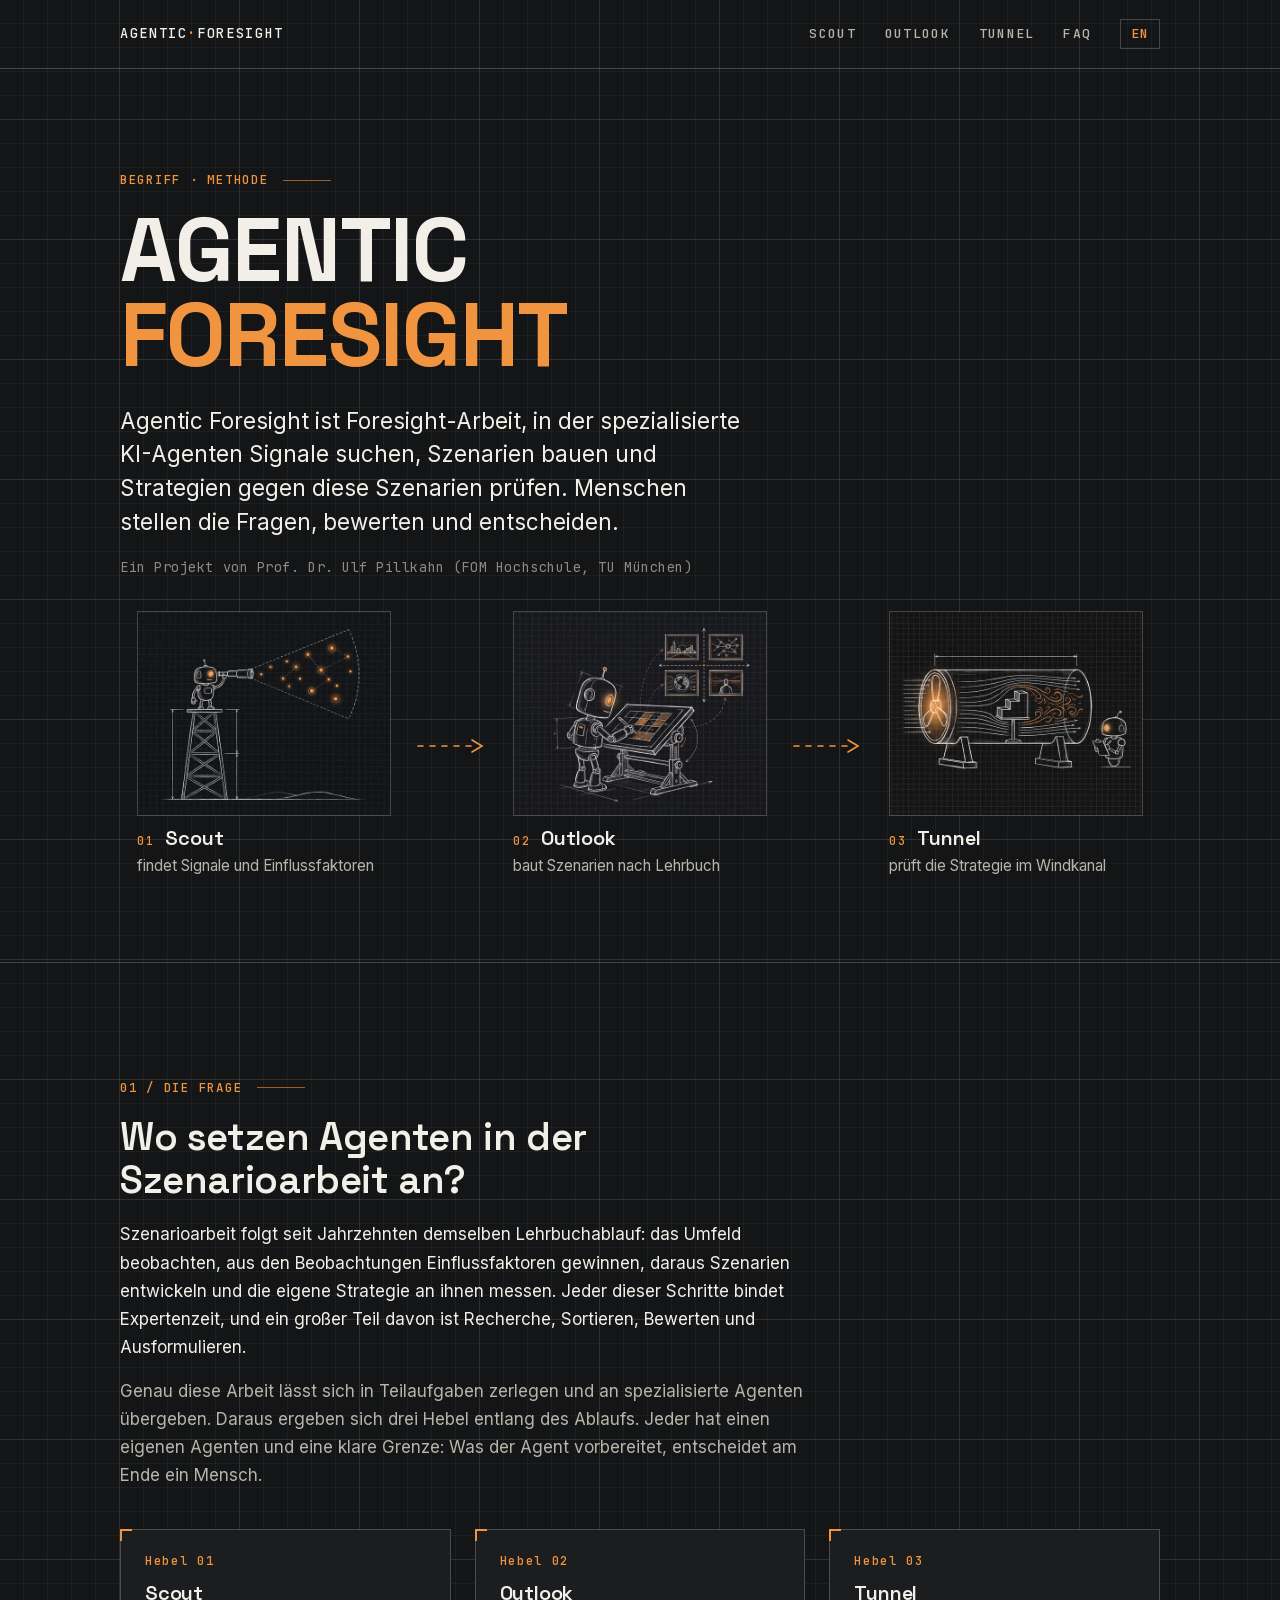
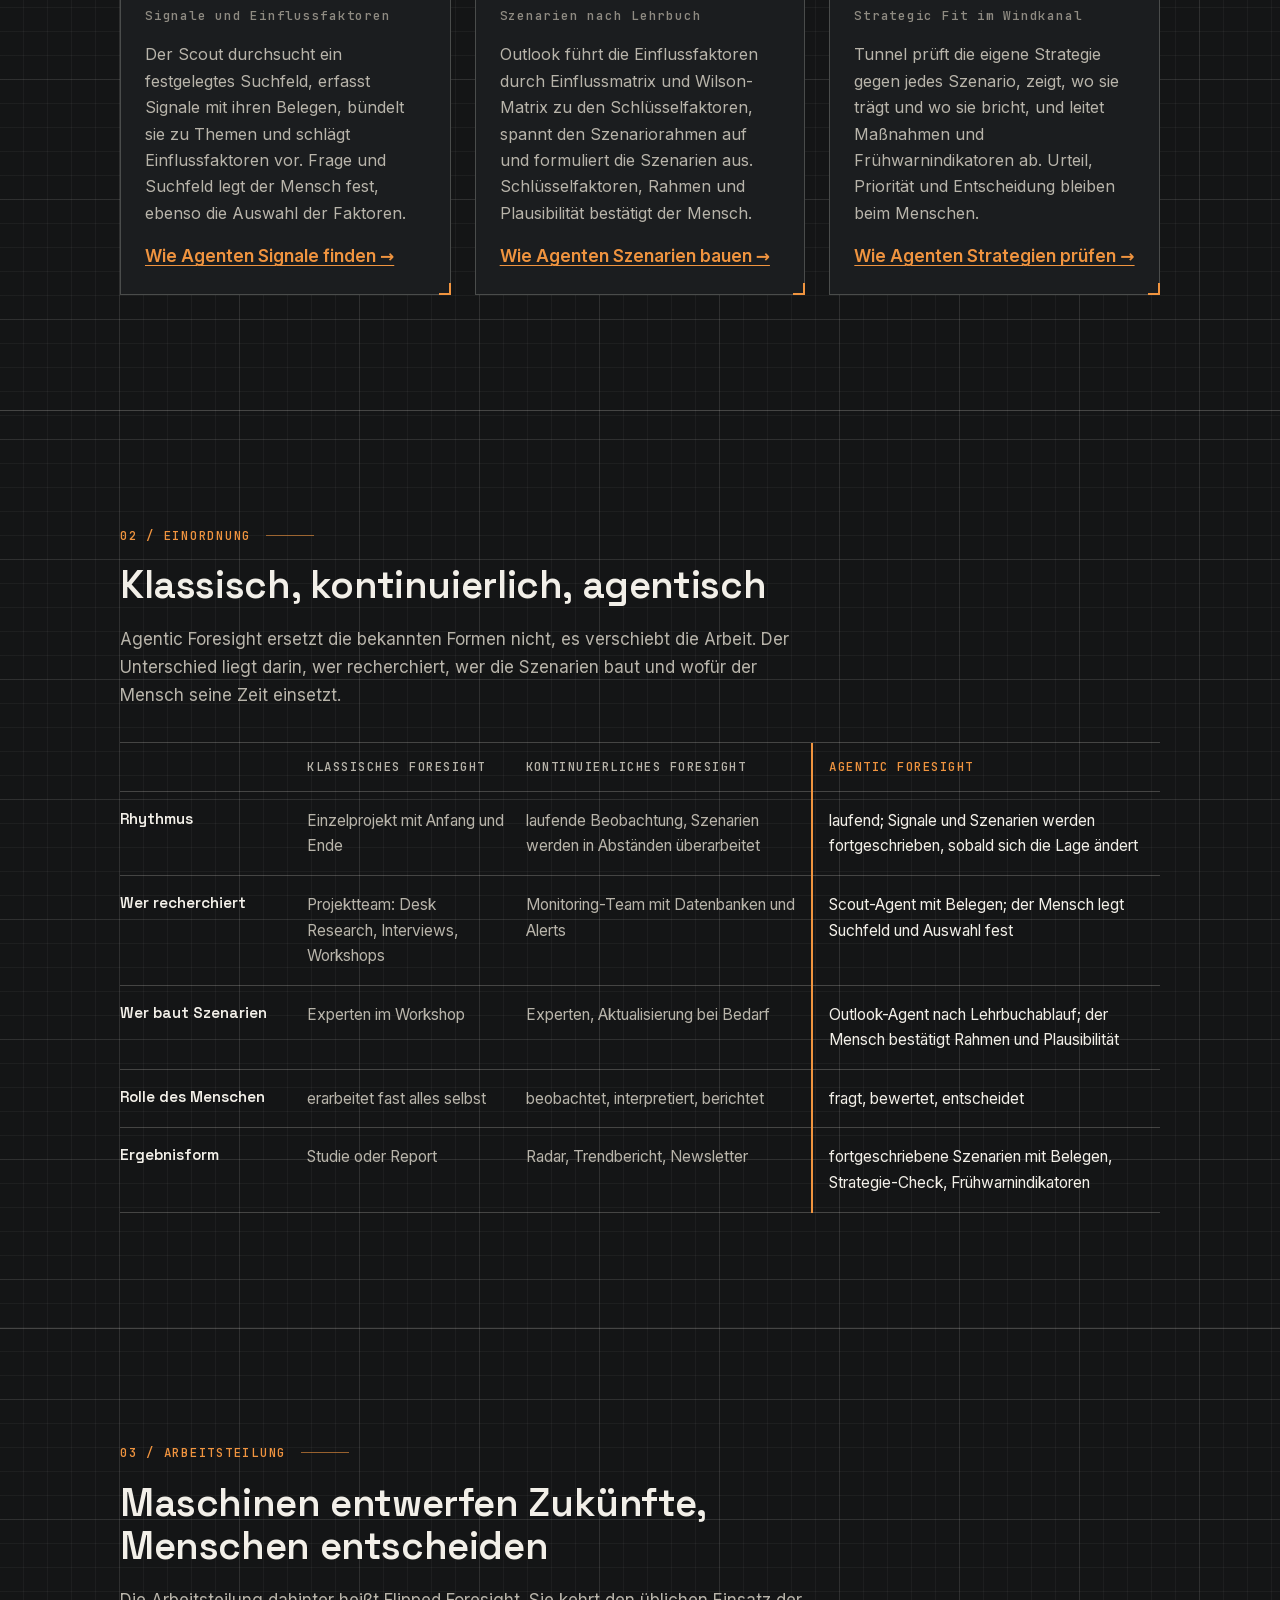
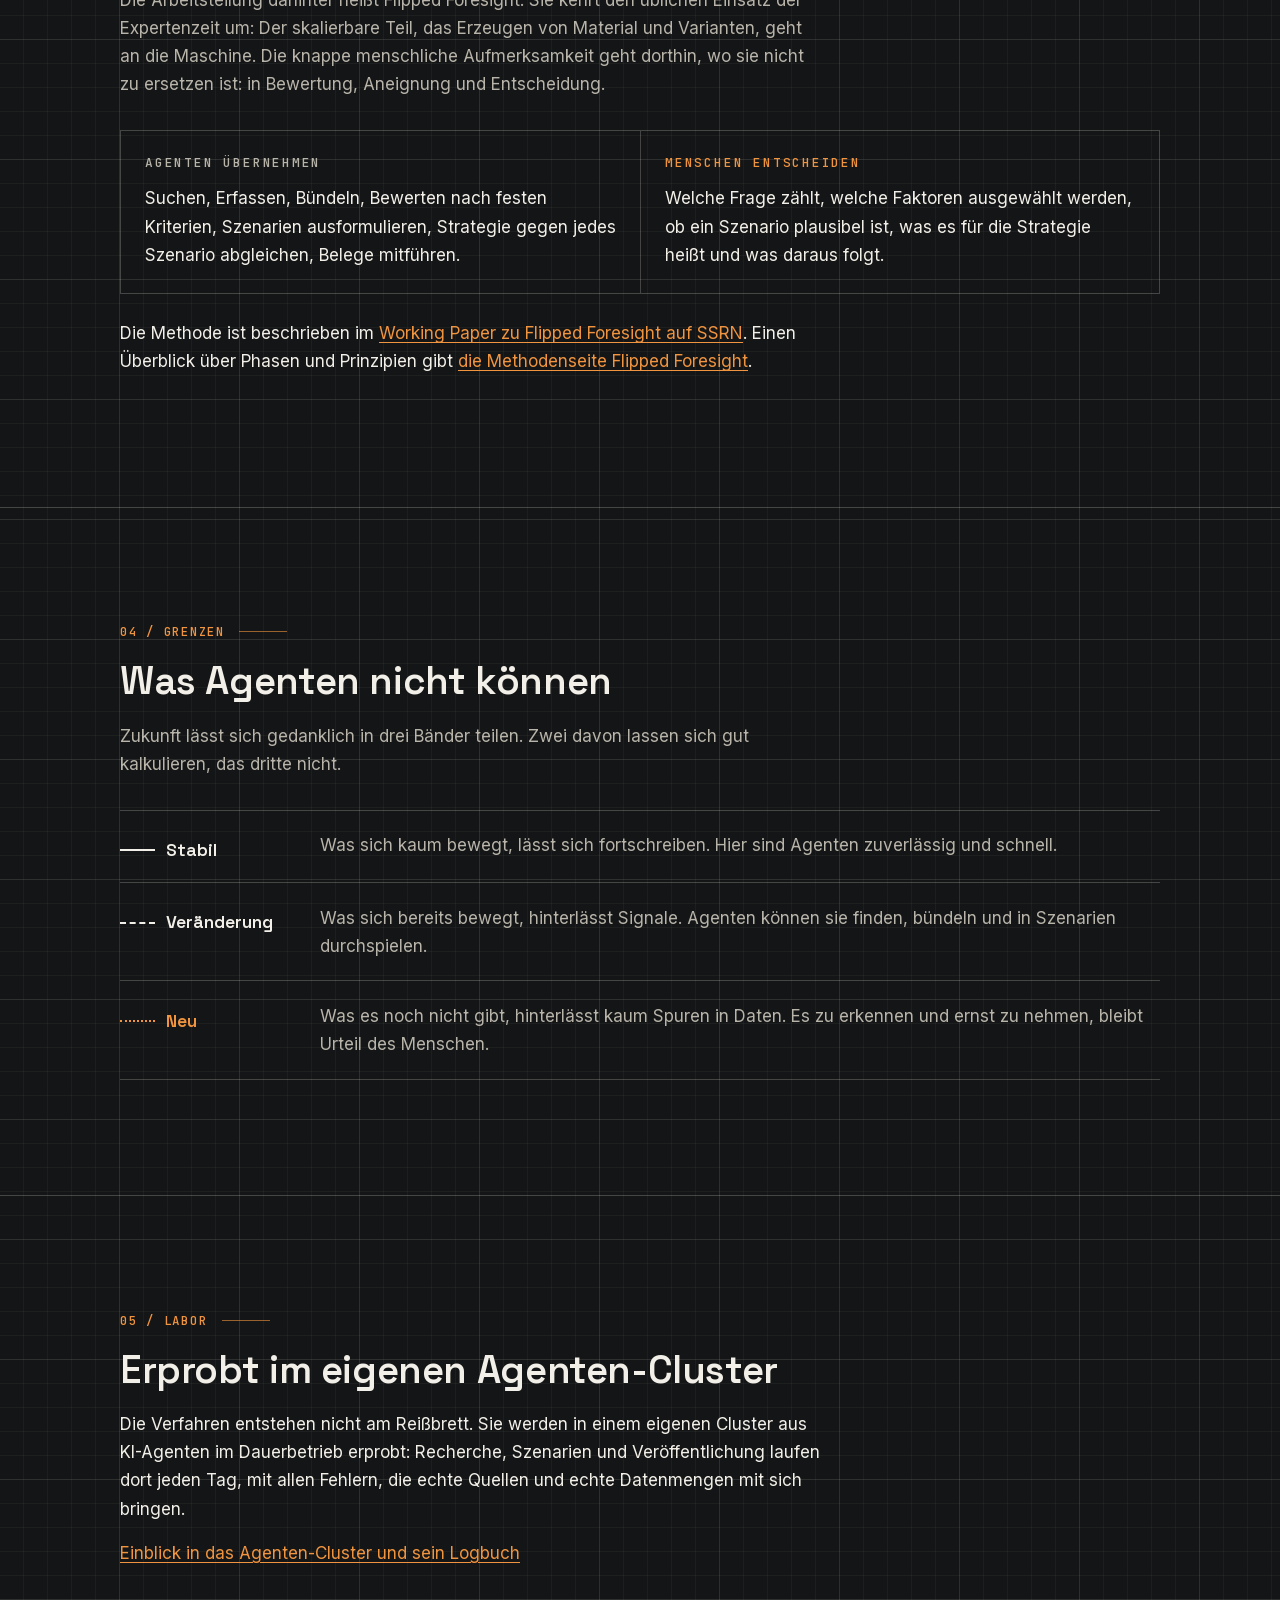
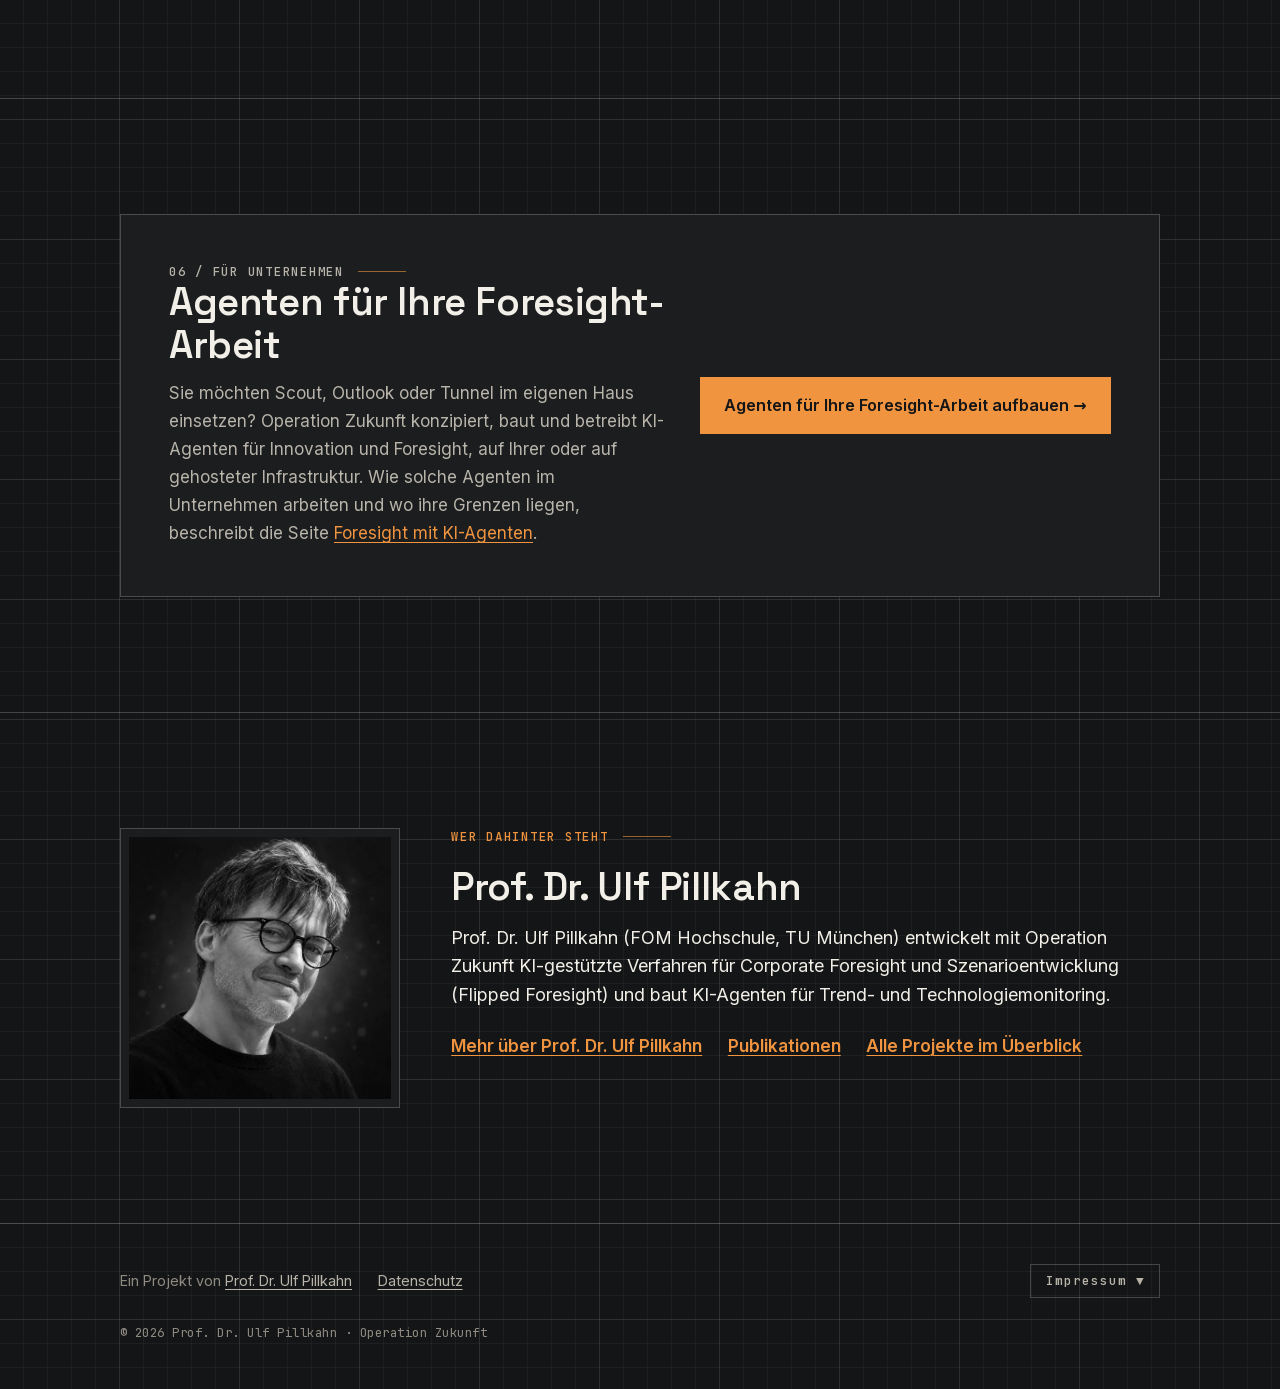
<file: index.html>
<!DOCTYPE html>
<html lang="de">
<head>
    <meta charset="UTF-8">
    <meta name="viewport" content="width=device-width, initial-scale=1">
    <title>Agentic Foresight: KI-Agenten für Szenarioarbeit</title>
    <meta name="description" content="Agentic Foresight: KI-Agenten suchen Signale, bauen Szenarien und prüfen Strategien. Menschen fragen, bewerten und entscheiden. Methode und Grenzen.">
    <meta name="robots" content="index, follow">
    <link rel="canonical" href="https://agentic-foresight.com/">
    <link rel="alternate" hreflang="de" href="https://agentic-foresight.com/">
    <link rel="alternate" hreflang="en" href="https://agentic-foresight.com/en/">
    <link rel="alternate" hreflang="x-default" href="https://agentic-foresight.com/">
    <meta property="og:type" content="website">
    <meta property="og:site_name" content="Agentic Foresight">
    <meta property="og:locale" content="de_DE">
    <meta property="og:locale:alternate" content="en_GB">
    <meta property="og:url" content="https://agentic-foresight.com/">
    <meta property="og:title" content="Agentic Foresight: KI-Agenten für Szenarioarbeit">
    <meta property="og:description" content="Agentic Foresight: KI-Agenten suchen Signale, bauen Szenarien und prüfen Strategien. Menschen fragen, bewerten und entscheiden. Methode und Grenzen.">
    <meta property="og:image" content="https://agentic-foresight.com/img/og-de.png">
    <meta property="og:image:width" content="1200">
    <meta property="og:image:height" content="630">
    <meta property="og:image:alt" content="Agentic Foresight: die Agenten Scout, Outlook und Tunnel als Konstruktionsskizze">
    <meta name="twitter:card" content="summary_large_image">
    <meta name="twitter:creator" content="@Ulf_Pillkahn">
    <meta name="twitter:title" content="Agentic Foresight: KI-Agenten für Szenarioarbeit">
    <meta name="twitter:description" content="Agentic Foresight: KI-Agenten suchen Signale, bauen Szenarien und prüfen Strategien. Menschen fragen, bewerten und entscheiden. Methode und Grenzen.">
    <meta name="twitter:image" content="https://agentic-foresight.com/img/og-de.png">
    <meta name="twitter:image:alt" content="Agentic Foresight: die Agenten Scout, Outlook und Tunnel als Konstruktionsskizze">
    <meta name="theme-color" content="#141516">
    <link rel="preload" href="/fonts/space-grotesk-latin.woff2" as="font" type="font/woff2" crossorigin>
    <link rel="stylesheet" href="/css/style.css?v=2026-11-16">
    <link rel="icon" href="/favicon.svg" type="image/svg+xml">
    <!-- Strukturdaten: generiert von pflege/seo.py nach dem Cluster-Standard -->
    <script type="application/ld+json">
    {
      "@context": "https://schema.org",
      "@graph": [
        {
          "@type": "Person",
          "@id": "https://pillkahn.de/#person",
          "name": "Ulf Pillkahn",
          "honorificPrefix": "Prof. Dr.",
          "url": "https://pillkahn.de/",
          "sameAs": [
            "https://www.linkedin.com/in/prof-dr-ulf-pillkahn-1b7a6131/",
            "https://x.com/Ulf_Pillkahn",
            "https://www.youtube.com/@profandprompt"
          ]
        },
        {
          "@type": "Organization",
          "@id": "https://operation-zukunft.de/#organization",
          "name": "Operation Zukunft",
          "url": "https://operation-zukunft.de/",
          "founder": {
            "@id": "https://pillkahn.de/#person"
          }
        },
        {
          "@type": "WebSite",
          "@id": "https://agentic-foresight.com/#website",
          "url": "https://agentic-foresight.com/",
          "name": "Agentic Foresight",
          "inLanguage": [
            "de-DE",
            "en"
          ],
          "about": {
            "@id": "https://agentic-foresight.com/#term"
          },
          "author": {
            "@id": "https://pillkahn.de/#person"
          },
          "publisher": {
            "@id": "https://pillkahn.de/#person"
          }
        },
        {
          "@type": "DefinedTerm",
          "@id": "https://agentic-foresight.com/#term",
          "name": "Agentic Foresight",
          "description": "Agentic Foresight ist Foresight-Arbeit, in der spezialisierte KI-Agenten Signale suchen, Szenarien bauen und Strategien gegen diese Szenarien prüfen. Menschen stellen die Fragen, bewerten und entscheiden.",
          "url": "https://agentic-foresight.com/",
          "inLanguage": "de-DE",
          "creator": {
            "@id": "https://pillkahn.de/#person"
          },
          "subjectOf": {
            "@id": "https://papers.ssrn.com/sol3/papers.cfm?abstract_id=7322758"
          }
        },
        {
          "@type": "ScholarlyArticle",
          "@id": "https://papers.ssrn.com/sol3/papers.cfm?abstract_id=7322758",
          "name": "Flipped Foresight",
          "url": "https://papers.ssrn.com/sol3/papers.cfm?abstract_id=7322758",
          "sameAs": "https://doi.org/10.2139/ssrn.7322758",
          "author": {
            "@id": "https://pillkahn.de/#person"
          }
        },
        {
          "@type": "WebPage",
          "@id": "https://agentic-foresight.com/#webpage",
          "url": "https://agentic-foresight.com/",
          "name": "Agentic Foresight: KI-Agenten für Szenarioarbeit",
          "description": "Agentic Foresight: KI-Agenten suchen Signale, bauen Szenarien und prüfen Strategien. Menschen fragen, bewerten und entscheiden. Methode und Grenzen.",
          "inLanguage": "de-DE",
          "isPartOf": {
            "@id": "https://agentic-foresight.com/#website"
          },
          "about": {
            "@id": "https://agentic-foresight.com/#term"
          },
          "breadcrumb": {
            "@id": "https://agentic-foresight.com/#breadcrumb"
          },
          "mainEntity": {
            "@id": "https://agentic-foresight.com/#term"
          }
        },
        {
          "@type": "BreadcrumbList",
          "@id": "https://agentic-foresight.com/#breadcrumb",
          "itemListElement": [
            {
              "@type": "ListItem",
              "position": 1,
              "name": "Start",
              "item": "https://agentic-foresight.com/"
            }
          ]
        }
      ]
    }
    </script>
</head>
<body>
<a class="sprungmarke" href="#inhalt">Zum Inhalt springen</a>

<!-- kopf -->
<header class="kopf">
  <div class="huelle">
    <a class="marke" href="/">Agentic<b>·</b>Foresight</a>
    <nav class="nav" aria-label="Hauptnavigation">
      <a href="/scout/">Scout</a>
      <a href="/outlook/">Outlook</a>
      <a href="/tunnel/">Tunnel</a>
      <a href="/faq/">FAQ</a>
      <a class="sprache" href="/en/" hreflang="en" lang="en" data-track="sprache-en">EN</a>
    </nav>
  </div>
</header>
<!-- /kopf -->

<main id="inhalt">

<!-- ===================== AUFTAKT ===================== -->
<section class="auftakt">
  <div class="huelle">
    <p class="label">Begriff · Methode</p>
    <h1>Agentic <span>Foresight</span></h1>
    <p class="definition">Agentic Foresight ist Foresight-Arbeit, in der spezialisierte KI-Agenten Signale suchen, Szenarien bauen und Strategien gegen diese Szenarien prüfen. Menschen stellen die Fragen, bewerten und entscheiden.</p>
    <p class="zuschreibung">Ein Projekt von Prof. Dr. Ulf Pillkahn (FOM Hochschule, TU München)</p>

    <!-- Agenten-Architektur: Scout → Outlook → Tunnel -->
    <nav class="kette" aria-label="Agenten-Architektur: Scout, Outlook, Tunnel">
      <a class="knoten" href="/scout/" data-track="hebel-scout">
        <!-- figur:scout -->
<picture>
  <source type="image/avif" srcset="/img/scout-560.avif 560w, /img/scout-760.avif 760w, /img/scout.avif 1000w" sizes="(max-width: 900px) 90vw, 330px">
  <source type="image/webp" srcset="/img/scout-560.webp 560w, /img/scout-760.webp 760w, /img/scout.webp 1000w" sizes="(max-width: 900px) 90vw, 330px">
  <img src="/img/scout.webp" alt="" width="1000" height="806" fetchpriority="high" decoding="async">
</picture>
<!-- /figur -->
        <span class="knoten-name"><small>01</small>Scout</span>
        <span class="knoten-satz">findet Signale und Einflussfaktoren</span>
      </a>
      <svg class="verbinder" viewBox="0 0 72 24" aria-hidden="true" focusable="false"><path class="fluss" d="M2 12H62"/><path d="M56 6L66 12L56 18"/></svg>
      <a class="knoten" href="/outlook/" data-track="hebel-outlook">
        <!-- figur:outlook -->
<picture>
  <source type="image/avif" srcset="/img/outlook-560.avif 560w, /img/outlook-760.avif 760w, /img/outlook.avif 1000w" sizes="(max-width: 900px) 90vw, 330px">
  <source type="image/webp" srcset="/img/outlook-560.webp 560w, /img/outlook-760.webp 760w, /img/outlook.webp 1000w" sizes="(max-width: 900px) 90vw, 330px">
  <img src="/img/outlook.webp" alt="" width="1000" height="806" loading="eager" decoding="async">
</picture>
<!-- /figur -->
        <span class="knoten-name"><small>02</small>Outlook</span>
        <span class="knoten-satz">baut Szenarien nach Lehrbuch</span>
      </a>
      <svg class="verbinder" viewBox="0 0 72 24" aria-hidden="true" focusable="false"><path class="fluss" d="M2 12H62"/><path d="M56 6L66 12L56 18"/></svg>
      <a class="knoten" href="/tunnel/" data-track="hebel-tunnel">
        <!-- figur:tunnel -->
<picture>
  <source type="image/avif" srcset="/img/tunnel-560.avif 560w, /img/tunnel-760.avif 760w, /img/tunnel.avif 1000w" sizes="(max-width: 900px) 90vw, 330px">
  <source type="image/webp" srcset="/img/tunnel-560.webp 560w, /img/tunnel-760.webp 760w, /img/tunnel.webp 1000w" sizes="(max-width: 900px) 90vw, 330px">
  <img src="/img/tunnel.webp" alt="" width="1000" height="806" loading="eager" decoding="async">
</picture>
<!-- /figur -->
        <span class="knoten-name"><small>03</small>Tunnel</span>
        <span class="knoten-satz">prüft die Strategie im Windkanal</span>
      </a>
    </nav>
  </div>
</section>

<!-- ===================== DIE FRAGE + HEBEL ===================== -->
<section class="sektion" id="hebel">
  <div class="huelle">
    <p class="label">01 / Die Frage</p>
    <h2>Wo setzen Agenten in der Szenarioarbeit an?</h2>
    <div class="lese">
      <p>Szenarioarbeit folgt seit Jahrzehnten demselben Lehrbuchablauf: das Umfeld beobachten, aus den Beobachtungen Einflussfaktoren gewinnen, daraus Szenarien entwickeln und die eigene Strategie an ihnen messen. Jeder dieser Schritte bindet Expertenzeit, und ein großer Teil davon ist Recherche, Sortieren, Bewerten und Ausformulieren.</p>
      <p class="zweit">Genau diese Arbeit lässt sich in Teilaufgaben zerlegen und an spezialisierte Agenten übergeben. Daraus ergeben sich drei Hebel entlang des Ablaufs. Jeder hat einen eigenen Agenten und eine klare Grenze: Was der Agent vorbereitet, entscheidet am Ende ein Mensch.</p>
    </div>

    <div class="hebel-raster">
      <article class="hebel">
        <p class="nr">Hebel 01</p>
        <h3>Scout</h3>
        <p class="unter">Signale und Einflussfaktoren</p>
        <p>Der Scout durchsucht ein festgelegtes Suchfeld, erfasst Signale mit ihren Belegen, bündelt sie zu Themen und schlägt Einflussfaktoren vor. Frage und Suchfeld legt der Mensch fest, ebenso die Auswahl der Faktoren.</p>
        <a class="weiter" href="/scout/" data-track="hebel-scout">Wie Agenten Signale finden →</a>
      </article>
      <article class="hebel">
        <p class="nr">Hebel 02</p>
        <h3>Outlook</h3>
        <p class="unter">Szenarien nach Lehrbuch</p>
        <p>Outlook führt die Einflussfaktoren durch Einflussmatrix und Wilson-Matrix zu den Schlüsselfaktoren, spannt den Szenariorahmen auf und formuliert die Szenarien aus. Schlüsselfaktoren, Rahmen und Plausibilität bestätigt der Mensch.</p>
        <a class="weiter" href="/outlook/" data-track="hebel-outlook">Wie Agenten Szenarien bauen →</a>
      </article>
      <article class="hebel">
        <p class="nr">Hebel 03</p>
        <h3>Tunnel</h3>
        <p class="unter">Strategic Fit im Windkanal</p>
        <p>Tunnel prüft die eigene Strategie gegen jedes Szenario, zeigt, wo sie trägt und wo sie bricht, und leitet Maßnahmen und Frühwarnindikatoren ab. Urteil, Priorität und Entscheidung bleiben beim Menschen.</p>
        <a class="weiter" href="/tunnel/" data-track="hebel-tunnel">Wie Agenten Strategien prüfen →</a>
      </article>
    </div>
  </div>
</section>

<!-- ===================== VERGLEICH ===================== -->
<section class="sektion" id="vergleich">
  <div class="huelle">
    <p class="label">02 / Einordnung</p>
    <h2>Klassisch, kontinuierlich, agentisch</h2>
    <p class="lese zweit">Agentic Foresight ersetzt die bekannten Formen nicht, es verschiebt die Arbeit. Der Unterschied liegt darin, wer recherchiert, wer die Szenarien baut und wofür der Mensch seine Zeit einsetzt.</p>
    <div class="tabelle-huelle" role="region" aria-label="Vergleichstabelle" tabindex="0">
      <table class="vergleich">
        <thead>
          <tr><th scope="col"><span class="sr">Merkmal</span></th><th scope="col">Klassisches Foresight</th><th scope="col">Kontinuierliches Foresight</th><th scope="col" class="ag">Agentic Foresight</th></tr>
        </thead>
        <tbody>
          <tr><th scope="row">Rhythmus</th><td>Einzelprojekt mit Anfang und Ende</td><td>laufende Beobachtung, Szenarien werden in Abständen überarbeitet</td><td class="ag">laufend; Signale und Szenarien werden fortgeschrieben, sobald sich die Lage ändert</td></tr>
          <tr><th scope="row">Wer recherchiert</th><td>Projektteam: Desk Research, Interviews, Workshops</td><td>Monitoring-Team mit Datenbanken und Alerts</td><td class="ag">Scout-Agent mit Belegen; der Mensch legt Suchfeld und Auswahl fest</td></tr>
          <tr><th scope="row">Wer baut Szenarien</th><td>Experten im Workshop</td><td>Experten, Aktualisierung bei Bedarf</td><td class="ag">Outlook-Agent nach Lehrbuchablauf; der Mensch bestätigt Rahmen und Plausibilität</td></tr>
          <tr><th scope="row">Rolle des Menschen</th><td>erarbeitet fast alles selbst</td><td>beobachtet, interpretiert, berichtet</td><td class="ag">fragt, bewertet, entscheidet</td></tr>
          <tr><th scope="row">Ergebnisform</th><td>Studie oder Report</td><td>Radar, Trendbericht, Newsletter</td><td class="ag">fortgeschriebene Szenarien mit Belegen, Strategie-Check, Frühwarnindikatoren</td></tr>
        </tbody>
      </table>
    </div>
  </div>
</section>

<!-- ===================== FLIPPED FORESIGHT ===================== -->
<section class="sektion" id="arbeitsteilung">
  <div class="huelle">
    <p class="label">03 / Arbeitsteilung</p>
    <h2>Maschinen entwerfen Zukünfte, Menschen entscheiden</h2>
    <p class="lese zweit">Die Arbeitsteilung dahinter heißt Flipped Foresight. Sie kehrt den üblichen Einsatz der Expertenzeit um: Der skalierbare Teil, das Erzeugen von Material und Varianten, geht an die Maschine. Die knappe menschliche Aufmerksamkeit geht dorthin, wo sie nicht zu ersetzen ist: in Bewertung, Aneignung und Entscheidung.</p>
    <div class="teilung">
      <div class="maschine">
        <h3>Agenten übernehmen</h3>
        <p>Suchen, Erfassen, Bündeln, Bewerten nach festen Kriterien, Szenarien ausformulieren, Strategie gegen jedes Szenario abgleichen, Belege mitführen.</p>
      </div>
      <div class="mensch">
        <h3>Menschen entscheiden</h3>
        <p>Welche Frage zählt, welche Faktoren ausgewählt werden, ob ein Szenario plausibel ist, was es für die Strategie heißt und was daraus folgt.</p>
      </div>
    </div>
    <p class="lese nachsatz">Die Methode ist beschrieben im <a href="https://papers.ssrn.com/sol3/papers.cfm?abstract_id=7322758" data-track="paper-ssrn">Working Paper zu Flipped Foresight auf SSRN</a>. Einen Überblick über Phasen und Prinzipien gibt <a href="https://flipped-foresight.com/de/">die Methodenseite Flipped Foresight</a>.</p>
  </div>
</section>

<!-- ===================== GRENZEN ===================== -->
<section class="sektion" id="grenzen">
  <div class="huelle">
    <p class="label">04 / Grenzen</p>
    <h2>Was Agenten nicht können</h2>
    <p class="lese zweit">Zukunft lässt sich gedanklich in drei Bänder teilen. Zwei davon lassen sich gut kalkulieren, das dritte nicht.</p>
    <div class="baender">
      <div class="band s"><b>Stabil</b><p>Was sich kaum bewegt, lässt sich fortschreiben. Hier sind Agenten zuverlässig und schnell.</p></div>
      <div class="band v"><b>Veränderung</b><p>Was sich bereits bewegt, hinterlässt Signale. Agenten können sie finden, bündeln und in Szenarien durchspielen.</p></div>
      <div class="band n"><b>Neu</b><p>Was es noch nicht gibt, hinterlässt kaum Spuren in Daten. Es zu erkennen und ernst zu nehmen, bleibt Urteil des Menschen.</p></div>
    </div>
  </div>
</section>

<!-- ===================== LABOR ===================== -->
<section class="sektion" id="labor">
  <div class="huelle">
    <p class="label">05 / Labor</p>
    <h2>Erprobt im eigenen Agenten-Cluster</h2>
    <div class="lese">
      <p>Die Verfahren entstehen nicht am Reißbrett. Sie werden in einem eigenen Cluster aus KI-Agenten im Dauerbetrieb erprobt: Recherche, Szenarien und Veröffentlichung laufen dort jeden Tag, mit allen Fehlern, die echte Quellen und echte Datenmengen mit sich bringen.</p>
      <p><a href="https://operation-zukunft.de/cluster.html">Einblick in das Agenten-Cluster und sein Logbuch</a></p>
    </div>
  </div>
</section>

<!-- ===================== AUFRUF ===================== -->
<section class="sektion" id="gespraech">
  <div class="huelle">
    <div class="aufruf">
      <div>
        <p class="label">06 / Für Unternehmen</p>
        <h2>Agenten für Ihre Foresight-Arbeit</h2>
        <p>Sie möchten Scout, Outlook oder Tunnel im eigenen Haus einsetzen? Operation Zukunft konzipiert, baut und betreibt KI-Agenten für Innovation und Foresight, auf Ihrer oder auf gehosteter Infrastruktur. Wie solche Agenten im Unternehmen arbeiten und wo ihre Grenzen liegen, beschreibt die Seite <a href="https://operation-zukunft.de/foresight-mit-ki-agenten/" data-track="link-leitseite">Foresight mit KI-Agenten</a>.</p>
      </div>
      <a class="knopf" href="https://operation-zukunft.de/#angebote" data-track="cta-angebot">Agenten für Ihre Foresight-Arbeit aufbauen →</a>
    </div>
  </div>
</section>

<!-- ===================== ABOUT ===================== -->
<section class="sektion" id="person">
  <div class="huelle about">
    <figure>
      <picture>
        <source srcset="/img/portrait-pillkahn.webp" type="image/webp">
        <img src="/img/portrait-pillkahn.jpg" alt="Porträt Prof. Dr. Ulf Pillkahn" width="560" height="560" loading="lazy" decoding="async">
      </picture>
    </figure>
    <div>
      <p class="label">Wer dahinter steht</p>
      <h2>Prof. Dr. Ulf Pillkahn</h2>
      <!-- Kernsatz des Clusters, wörtlich (CLUSTER-STANDARD.md im Repo von pillkahn.de) -->
      <p class="kernsatz">Prof. Dr. Ulf Pillkahn (FOM Hochschule, TU München) entwickelt mit Operation Zukunft KI-gestützte Verfahren für Corporate Foresight und Szenarioentwicklung (Flipped Foresight) und baut KI-Agenten für Trend- und Technologiemonitoring.</p>
      <div class="about-links">
        <a href="https://pillkahn.de/about/" data-track="about-pillkahn">Mehr über Prof. Dr. Ulf Pillkahn</a>
        <a href="https://pillkahn.de/publikationen/" data-track="about-publikationen">Publikationen</a>
        <a href="https://pillkahn.de/oekosystem/" data-track="about-oekosystem">Alle Projekte im Überblick</a>
      </div>
    </div>
  </div>
</section>

</main>

<!-- fuss -->
<footer class="fuss">
  <div class="huelle">
    <div class="fuss-zeile">
      <div class="fuss-links">
        <p class="cluster-hinweis">Ein Projekt von <a href="https://pillkahn.de/">Prof. Dr. Ulf Pillkahn</a></p>
        <a href="/datenschutz/" data-track="datenschutz">Datenschutz</a>
      </div>
      <button class="impressum-toggle" type="button" aria-expanded="false" aria-controls="impressum" data-text="Impressum">Impressum ▼</button>
    </div>
    <div id="impressum" class="impressum">
      <h2>Impressum</h2>
      <p><strong>Angaben gemäß § 5 DDG</strong></p>
      <p>Prof. Dr. Ulf Pillkahn<br>Maxhofstraße 28<br>81475 München</p>
      <p><strong>Kontakt:</strong> <a href="mailto:info@operation-zukunft.de">info@operation-zukunft.de</a></p>
      <p><strong>Verantwortlich für den Inhalt nach § 18 Abs. 2 MStV:</strong><br>Prof. Dr. Ulf Pillkahn</p>
      <p><strong>Haftungsausschluss:</strong> Die Inhalte dieser Seiten wurden mit größter Sorgfalt erstellt. Für die Richtigkeit, Vollständigkeit und Aktualität der Inhalte kann jedoch keine Gewähr übernommen werden. Als Diensteanbieter ist Prof. Dr. Ulf Pillkahn gemäß § 7 Abs. 1 DDG für eigene Inhalte auf diesen Seiten nach den allgemeinen Gesetzen verantwortlich, nach §§ 8 bis 10 DDG jedoch nicht verpflichtet, übermittelte oder gespeicherte fremde Informationen zu überwachen oder nach Umständen zu forschen, die auf eine rechtswidrige Tätigkeit hinweisen. Für die Inhalte verlinkter externer Seiten sind ausschließlich deren Betreiber verantwortlich.</p>
    </div>
    <p class="copy">© 2026 Prof. Dr. Ulf Pillkahn · Operation Zukunft</p>
  </div>
</footer>
<!-- /fuss -->

<script src="/js/main.js?v=2026-11-16" defer></script>
<script src="/js/track.js?v=2026-11-16" defer></script>
</body>
</html>
</file>
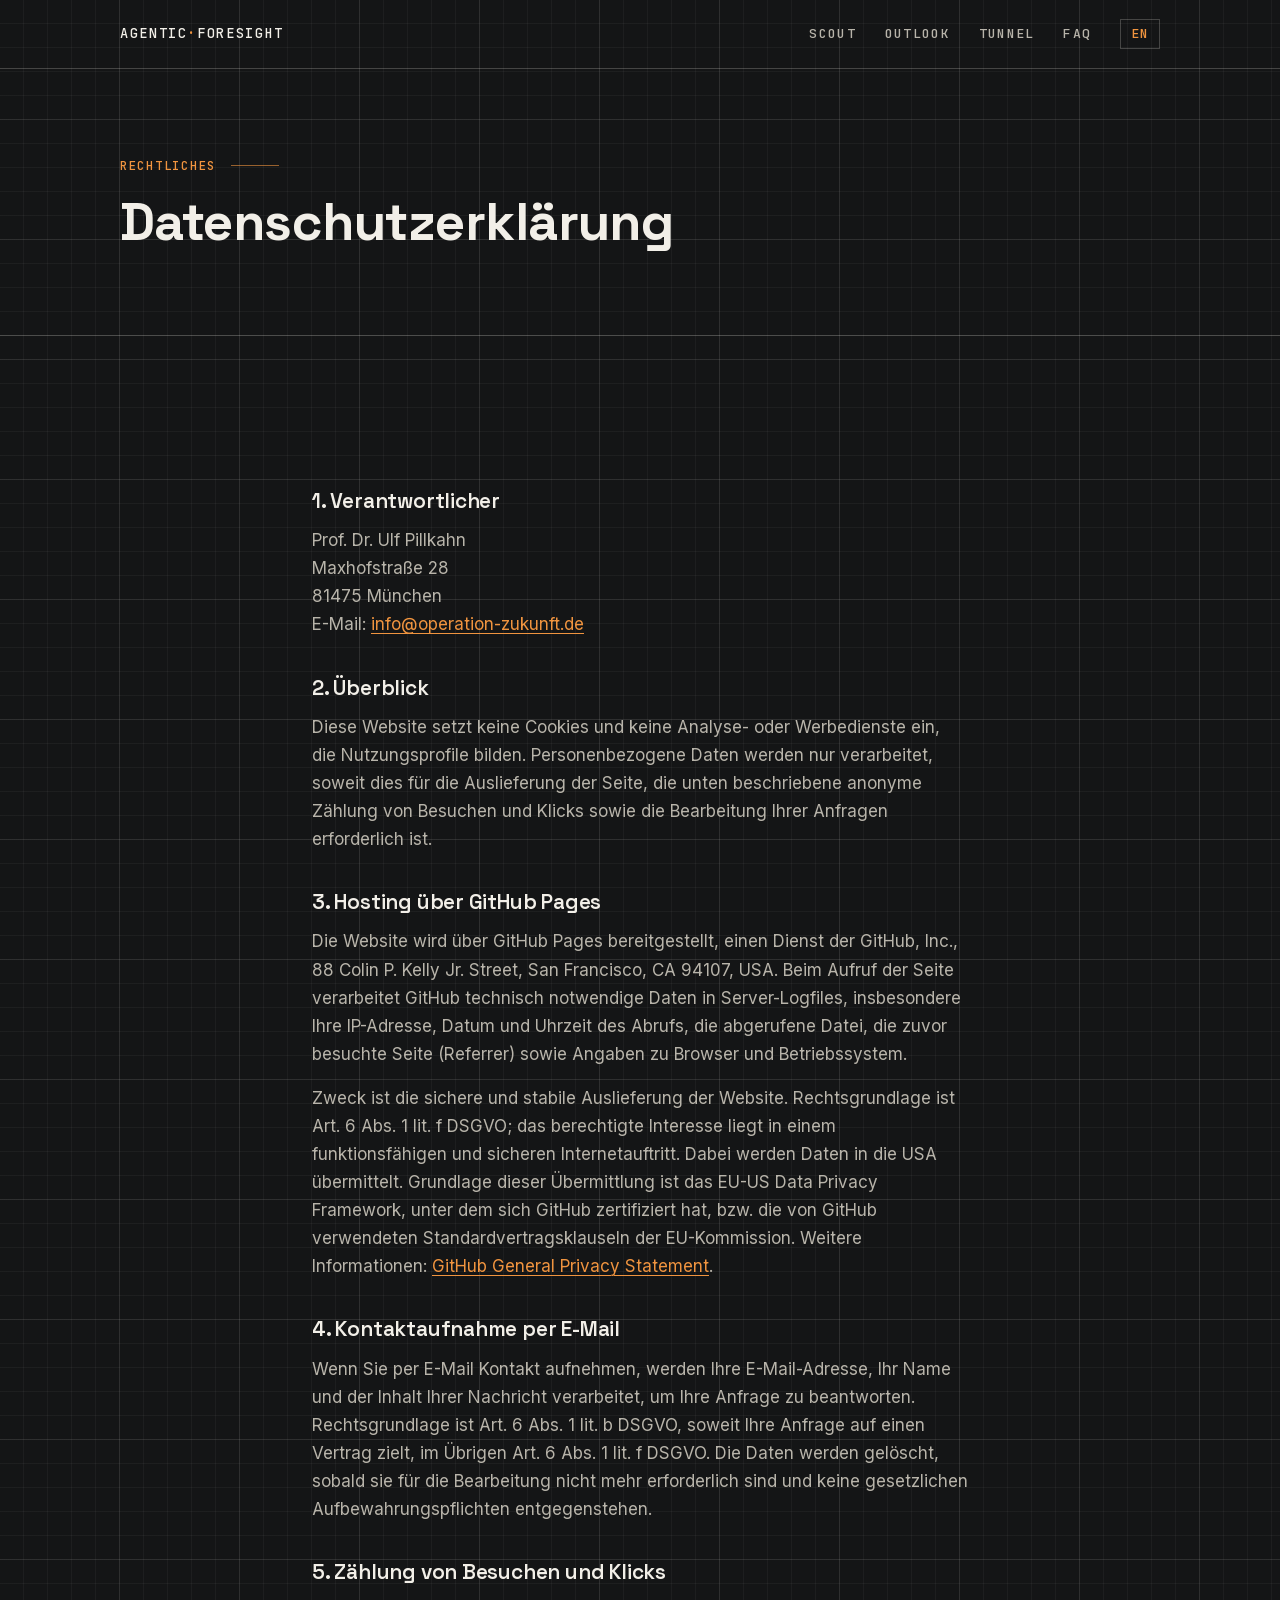
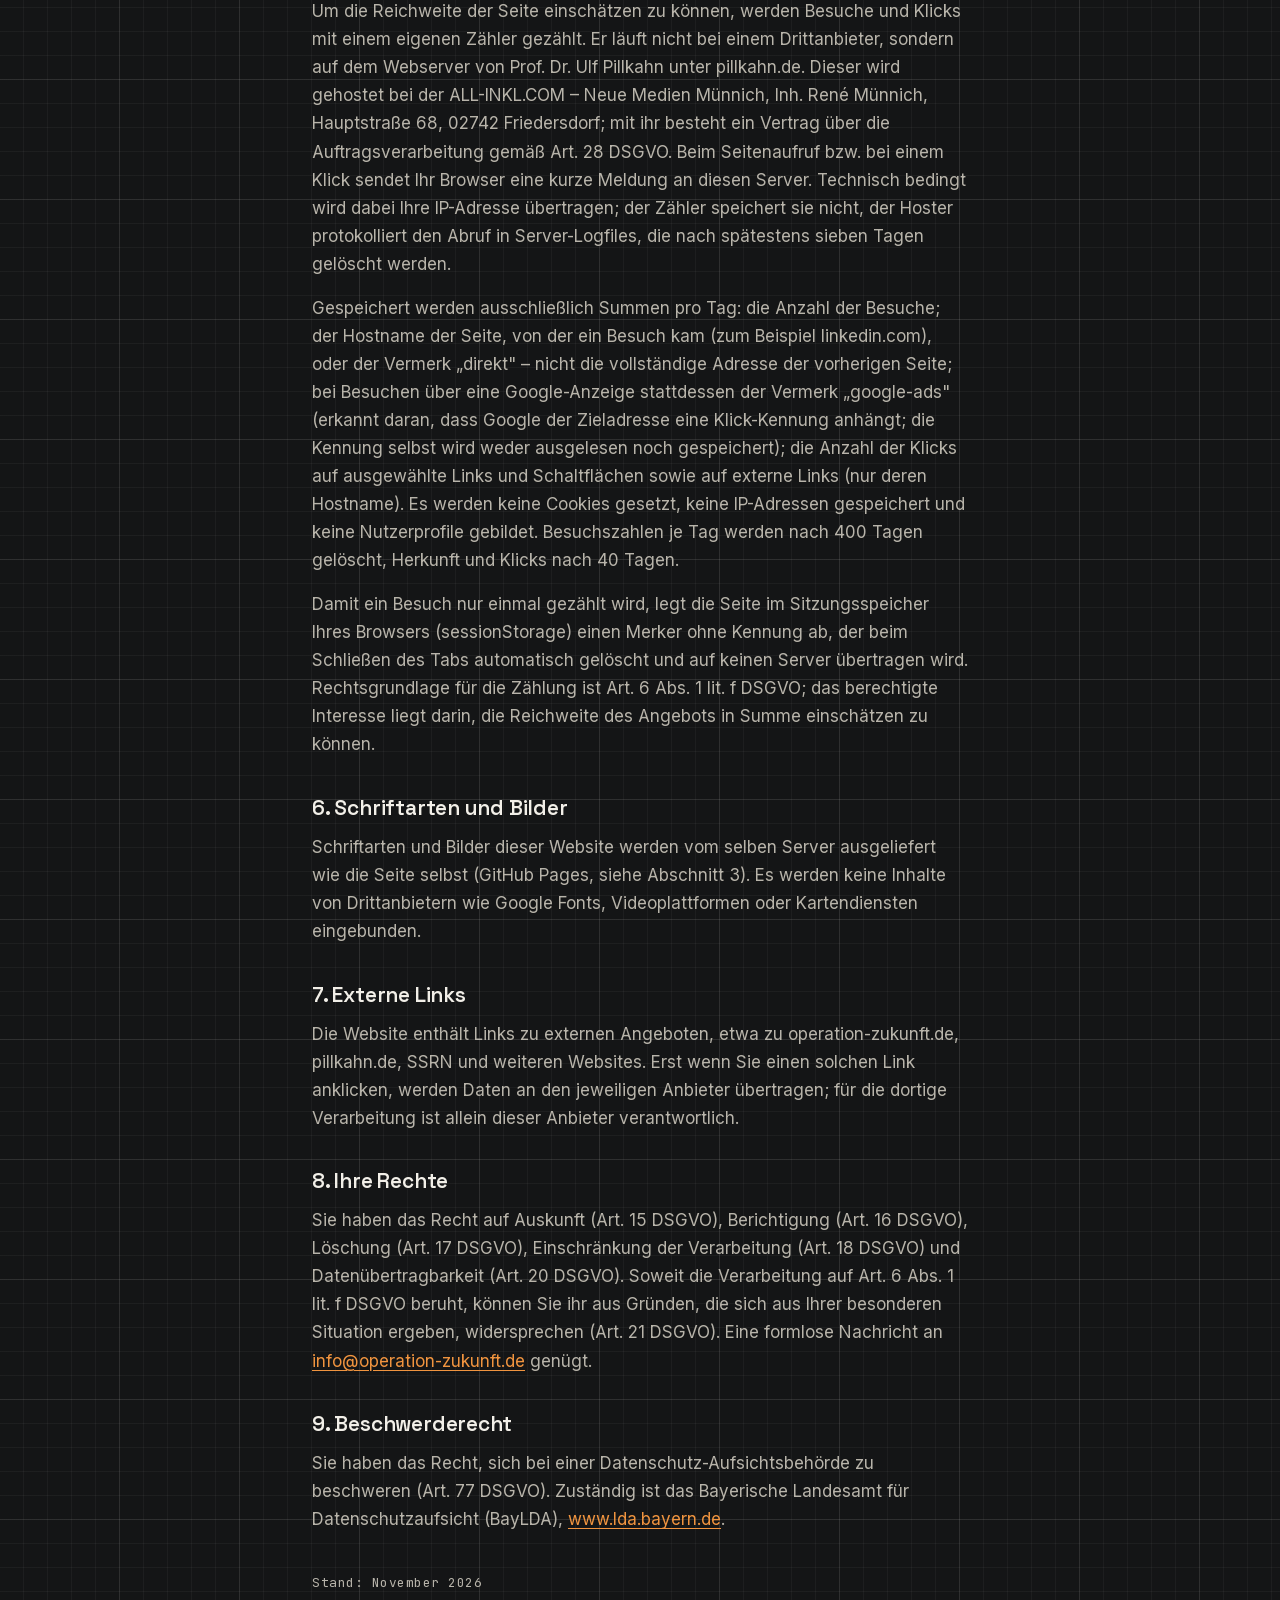
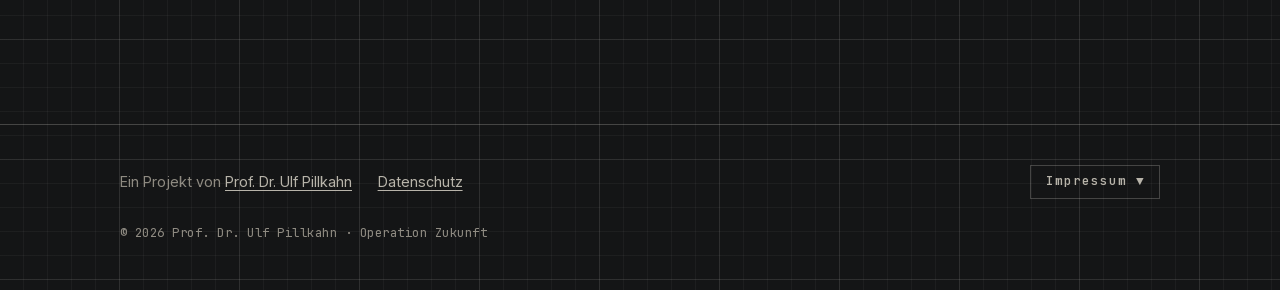
<file: datenschutz/index.html>
<!DOCTYPE html>
<html lang="de">
<head>
    <meta charset="UTF-8">
    <meta name="viewport" content="width=device-width, initial-scale=1">
    <title>Datenschutzerklärung | Agentic Foresight</title>
    <meta name="description" content="Datenschutzerklärung von agentic-foresight.com: Hosting, anonymer Besuchszähler, Schriften, externe Links und Ihre Rechte.">
    <meta name="robots" content="noindex, follow">
    <link rel="canonical" href="https://agentic-foresight.com/datenschutz/">
    <link rel="alternate" hreflang="de" href="https://agentic-foresight.com/datenschutz/">
    <link rel="alternate" hreflang="en" href="https://agentic-foresight.com/en/privacy/">
    <link rel="alternate" hreflang="x-default" href="https://agentic-foresight.com/datenschutz/">
    <meta property="og:type" content="website">
    <meta property="og:site_name" content="Agentic Foresight">
    <meta property="og:locale" content="de_DE">
    <meta property="og:locale:alternate" content="en_GB">
    <meta property="og:url" content="https://agentic-foresight.com/datenschutz/">
    <meta property="og:title" content="Datenschutzerklärung | Agentic Foresight">
    <meta property="og:description" content="Datenschutzerklärung von agentic-foresight.com: Hosting, anonymer Besuchszähler, Schriften, externe Links und Ihre Rechte.">
    <meta property="og:image" content="https://agentic-foresight.com/img/og-de.png">
    <meta property="og:image:width" content="1200">
    <meta property="og:image:height" content="630">
    <meta property="og:image:alt" content="Agentic Foresight: die Agenten Scout, Outlook und Tunnel als Konstruktionsskizze">
    <meta name="twitter:card" content="summary_large_image">
    <meta name="twitter:creator" content="@Ulf_Pillkahn">
    <meta name="twitter:title" content="Datenschutzerklärung | Agentic Foresight">
    <meta name="twitter:description" content="Datenschutzerklärung von agentic-foresight.com: Hosting, anonymer Besuchszähler, Schriften, externe Links und Ihre Rechte.">
    <meta name="twitter:image" content="https://agentic-foresight.com/img/og-de.png">
    <meta name="twitter:image:alt" content="Agentic Foresight: die Agenten Scout, Outlook und Tunnel als Konstruktionsskizze">
    <meta name="theme-color" content="#141516">
    <link rel="stylesheet" href="/css/style.css?v=2026-11-16">
    <link rel="icon" href="/favicon.svg" type="image/svg+xml">
    <!-- Strukturdaten: generiert von pflege/seo.py nach dem Cluster-Standard -->
    <script type="application/ld+json">
    {
      "@context": "https://schema.org",
      "@graph": [
        {
          "@type": "Person",
          "@id": "https://pillkahn.de/#person",
          "name": "Ulf Pillkahn",
          "honorificPrefix": "Prof. Dr.",
          "url": "https://pillkahn.de/",
          "sameAs": [
            "https://www.linkedin.com/in/prof-dr-ulf-pillkahn-1b7a6131/",
            "https://x.com/Ulf_Pillkahn",
            "https://www.youtube.com/@profandprompt"
          ]
        },
        {
          "@type": "Organization",
          "@id": "https://operation-zukunft.de/#organization",
          "name": "Operation Zukunft",
          "url": "https://operation-zukunft.de/",
          "founder": {
            "@id": "https://pillkahn.de/#person"
          }
        },
        {
          "@type": "WebSite",
          "@id": "https://agentic-foresight.com/#website",
          "url": "https://agentic-foresight.com/",
          "name": "Agentic Foresight",
          "inLanguage": [
            "de-DE",
            "en"
          ],
          "about": {
            "@id": "https://agentic-foresight.com/#term"
          },
          "author": {
            "@id": "https://pillkahn.de/#person"
          },
          "publisher": {
            "@id": "https://pillkahn.de/#person"
          }
        },
        {
          "@type": "DefinedTerm",
          "@id": "https://agentic-foresight.com/#term",
          "name": "Agentic Foresight",
          "description": "Agentic Foresight ist Foresight-Arbeit, in der spezialisierte KI-Agenten Signale suchen, Szenarien bauen und Strategien gegen diese Szenarien prüfen. Menschen stellen die Fragen, bewerten und entscheiden.",
          "url": "https://agentic-foresight.com/",
          "inLanguage": "de-DE",
          "creator": {
            "@id": "https://pillkahn.de/#person"
          },
          "subjectOf": {
            "@id": "https://papers.ssrn.com/sol3/papers.cfm?abstract_id=7322758"
          }
        },
        {
          "@type": "ScholarlyArticle",
          "@id": "https://papers.ssrn.com/sol3/papers.cfm?abstract_id=7322758",
          "name": "Flipped Foresight",
          "url": "https://papers.ssrn.com/sol3/papers.cfm?abstract_id=7322758",
          "sameAs": "https://doi.org/10.2139/ssrn.7322758",
          "author": {
            "@id": "https://pillkahn.de/#person"
          }
        },
        {
          "@type": "WebPage",
          "@id": "https://agentic-foresight.com/datenschutz/#webpage",
          "url": "https://agentic-foresight.com/datenschutz/",
          "name": "Datenschutzerklärung | Agentic Foresight",
          "description": "Datenschutzerklärung von agentic-foresight.com: Hosting, anonymer Besuchszähler, Schriften, externe Links und Ihre Rechte.",
          "inLanguage": "de-DE",
          "isPartOf": {
            "@id": "https://agentic-foresight.com/#website"
          },
          "about": {
            "@id": "https://agentic-foresight.com/#term"
          },
          "breadcrumb": {
            "@id": "https://agentic-foresight.com/datenschutz/#breadcrumb"
          }
        },
        {
          "@type": "BreadcrumbList",
          "@id": "https://agentic-foresight.com/datenschutz/#breadcrumb",
          "itemListElement": [
            {
              "@type": "ListItem",
              "position": 1,
              "name": "Start",
              "item": "https://agentic-foresight.com/"
            },
            {
              "@type": "ListItem",
              "position": 2,
              "name": "Datenschutz",
              "item": "https://agentic-foresight.com/datenschutz/"
            }
          ]
        }
      ]
    }
    </script>
</head>
<body>
<a class="sprungmarke" href="#inhalt">Zum Inhalt springen</a>

<!-- kopf -->
<header class="kopf">
  <div class="huelle">
    <a class="marke" href="/">Agentic<b>·</b>Foresight</a>
    <nav class="nav" aria-label="Hauptnavigation">
      <a href="/scout/">Scout</a>
      <a href="/outlook/">Outlook</a>
      <a href="/tunnel/">Tunnel</a>
      <a href="/faq/">FAQ</a>
      <a class="sprache" href="/en/privacy/" hreflang="en" lang="en" data-track="sprache-en">EN</a>
    </nav>
  </div>
</header>
<!-- /kopf -->

<main id="inhalt">
<section class="seite-auftakt">
  <div class="huelle einfach">
    <p class="label">Rechtliches</p>
    <h1>Datenschutzerklärung</h1>
  </div>
</section>

<section class="sektion">
  <div class="huelle recht">
    <h2>1. Verantwortlicher</h2>
    <p>Prof. Dr. Ulf Pillkahn<br>Maxhofstraße 28<br>81475 München<br>E-Mail: <a href="mailto:info@operation-zukunft.de">info@operation-zukunft.de</a></p>

    <h2>2. Überblick</h2>
    <p>Diese Website setzt keine Cookies und keine Analyse- oder Werbedienste ein, die Nutzungsprofile bilden. Personenbezogene Daten werden nur verarbeitet, soweit dies für die Auslieferung der Seite, die unten beschriebene anonyme Zählung von Besuchen und Klicks sowie die Bearbeitung Ihrer Anfragen erforderlich ist.</p>

    <h2>3. Hosting über GitHub Pages</h2>
    <p>Die Website wird über GitHub Pages bereitgestellt, einen Dienst der GitHub, Inc., 88 Colin P. Kelly Jr. Street, San Francisco, CA 94107, USA. Beim Aufruf der Seite verarbeitet GitHub technisch notwendige Daten in Server-Logfiles, insbesondere Ihre IP-Adresse, Datum und Uhrzeit des Abrufs, die abgerufene Datei, die zuvor besuchte Seite (Referrer) sowie Angaben zu Browser und Betriebssystem.</p>
    <p>Zweck ist die sichere und stabile Auslieferung der Website. Rechtsgrundlage ist Art. 6 Abs. 1 lit. f DSGVO; das berechtigte Interesse liegt in einem funktionsfähigen und sicheren Internetauftritt. Dabei werden Daten in die USA übermittelt. Grundlage dieser Übermittlung ist das EU-US Data Privacy Framework, unter dem sich GitHub zertifiziert hat, bzw. die von GitHub verwendeten Standardvertragsklauseln der EU-Kommission. Weitere Informationen: <a href="https://docs.github.com/de/site-policy/privacy-policies/github-general-privacy-statement">GitHub General Privacy Statement</a>.</p>

    <h2>4. Kontaktaufnahme per E-Mail</h2>
    <p>Wenn Sie per E-Mail Kontakt aufnehmen, werden Ihre E-Mail-Adresse, Ihr Name und der Inhalt Ihrer Nachricht verarbeitet, um Ihre Anfrage zu beantworten. Rechtsgrundlage ist Art. 6 Abs. 1 lit. b DSGVO, soweit Ihre Anfrage auf einen Vertrag zielt, im Übrigen Art. 6 Abs. 1 lit. f DSGVO. Die Daten werden gelöscht, sobald sie für die Bearbeitung nicht mehr erforderlich sind und keine gesetzlichen Aufbewahrungspflichten entgegenstehen.</p>

    <h2>5. Zählung von Besuchen und Klicks</h2>
    <p>Um die Reichweite der Seite einschätzen zu können, werden Besuche und Klicks mit einem eigenen Zähler gezählt. Er läuft nicht bei einem Drittanbieter, sondern auf dem Webserver von Prof. Dr. Ulf Pillkahn unter pillkahn.de. Dieser wird gehostet bei der ALL-INKL.COM – Neue Medien Münnich, Inh. René Münnich, Hauptstraße 68, 02742 Friedersdorf; mit ihr besteht ein Vertrag über die Auftragsverarbeitung gemäß Art. 28 DSGVO. Beim Seitenaufruf bzw. bei einem Klick sendet Ihr Browser eine kurze Meldung an diesen Server. Technisch bedingt wird dabei Ihre IP-Adresse übertragen; der Zähler speichert sie nicht, der Hoster protokolliert den Abruf in Server-Logfiles, die nach spätestens sieben Tagen gelöscht werden.</p>
    <p>Gespeichert werden ausschließlich Summen pro Tag: die Anzahl der Besuche; der Hostname der Seite, von der ein Besuch kam (zum Beispiel linkedin.com), oder der Vermerk „direkt" – nicht die vollständige Adresse der vorherigen Seite; bei Besuchen über eine Google-Anzeige stattdessen der Vermerk „google-ads" (erkannt daran, dass Google der Zieladresse eine Klick-Kennung anhängt; die Kennung selbst wird weder ausgelesen noch gespeichert); die Anzahl der Klicks auf ausgewählte Links und Schaltflächen sowie auf externe Links (nur deren Hostname). Es werden keine Cookies gesetzt, keine IP-Adressen gespeichert und keine Nutzerprofile gebildet. Besuchszahlen je Tag werden nach 400 Tagen gelöscht, Herkunft und Klicks nach 40 Tagen.</p>
    <p>Damit ein Besuch nur einmal gezählt wird, legt die Seite im Sitzungsspeicher Ihres Browsers (sessionStorage) einen Merker ohne Kennung ab, der beim Schließen des Tabs automatisch gelöscht und auf keinen Server übertragen wird. Rechtsgrundlage für die Zählung ist Art. 6 Abs. 1 lit. f DSGVO; das berechtigte Interesse liegt darin, die Reichweite des Angebots in Summe einschätzen zu können.</p>

    <h2>6. Schriftarten und Bilder</h2>
    <p>Schriftarten und Bilder dieser Website werden vom selben Server ausgeliefert wie die Seite selbst (GitHub Pages, siehe Abschnitt 3). Es werden keine Inhalte von Drittanbietern wie Google Fonts, Videoplattformen oder Kartendiensten eingebunden.</p>

    <h2>7. Externe Links</h2>
    <p>Die Website enthält Links zu externen Angeboten, etwa zu operation-zukunft.de, pillkahn.de, SSRN und weiteren Websites. Erst wenn Sie einen solchen Link anklicken, werden Daten an den jeweiligen Anbieter übertragen; für die dortige Verarbeitung ist allein dieser Anbieter verantwortlich.</p>

    <h2>8. Ihre Rechte</h2>
    <p>Sie haben das Recht auf Auskunft (Art. 15 DSGVO), Berichtigung (Art. 16 DSGVO), Löschung (Art. 17 DSGVO), Einschränkung der Verarbeitung (Art. 18 DSGVO) und Datenübertragbarkeit (Art. 20 DSGVO). Soweit die Verarbeitung auf Art. 6 Abs. 1 lit. f DSGVO beruht, können Sie ihr aus Gründen, die sich aus Ihrer besonderen Situation ergeben, widersprechen (Art. 21 DSGVO). Eine formlose Nachricht an <a href="mailto:info@operation-zukunft.de">info@operation-zukunft.de</a> genügt.</p>

    <h2>9. Beschwerderecht</h2>
    <p>Sie haben das Recht, sich bei einer Datenschutz-Aufsichtsbehörde zu beschweren (Art. 77 DSGVO). Zuständig ist das Bayerische Landesamt für Datenschutzaufsicht (BayLDA), <a href="https://www.lda.bayern.de/">www.lda.bayern.de</a>.</p>

    <p class="stand">Stand: November 2026</p>
  </div>
</section>
</main>

<!-- fuss -->
<footer class="fuss">
  <div class="huelle">
    <div class="fuss-zeile">
      <div class="fuss-links">
        <p class="cluster-hinweis">Ein Projekt von <a href="https://pillkahn.de/">Prof. Dr. Ulf Pillkahn</a></p>
        <a href="/datenschutz/" data-track="datenschutz">Datenschutz</a>
      </div>
      <button class="impressum-toggle" type="button" aria-expanded="false" aria-controls="impressum" data-text="Impressum">Impressum ▼</button>
    </div>
    <div id="impressum" class="impressum">
      <h2>Impressum</h2>
      <p><strong>Angaben gemäß § 5 DDG</strong></p>
      <p>Prof. Dr. Ulf Pillkahn<br>Maxhofstraße 28<br>81475 München</p>
      <p><strong>Kontakt:</strong> <a href="mailto:info@operation-zukunft.de">info@operation-zukunft.de</a></p>
      <p><strong>Verantwortlich für den Inhalt nach § 18 Abs. 2 MStV:</strong><br>Prof. Dr. Ulf Pillkahn</p>
      <p><strong>Haftungsausschluss:</strong> Die Inhalte dieser Seiten wurden mit größter Sorgfalt erstellt. Für die Richtigkeit, Vollständigkeit und Aktualität der Inhalte kann jedoch keine Gewähr übernommen werden. Als Diensteanbieter ist Prof. Dr. Ulf Pillkahn gemäß § 7 Abs. 1 DDG für eigene Inhalte auf diesen Seiten nach den allgemeinen Gesetzen verantwortlich, nach §§ 8 bis 10 DDG jedoch nicht verpflichtet, übermittelte oder gespeicherte fremde Informationen zu überwachen oder nach Umständen zu forschen, die auf eine rechtswidrige Tätigkeit hinweisen. Für die Inhalte verlinkter externer Seiten sind ausschließlich deren Betreiber verantwortlich.</p>
    </div>
    <p class="copy">© 2026 Prof. Dr. Ulf Pillkahn · Operation Zukunft</p>
  </div>
</footer>
<!-- /fuss -->

<script src="/js/main.js?v=2026-11-16" defer></script>
<script src="/js/track.js?v=2026-11-16" defer></script>
</body>
</html>
</file>
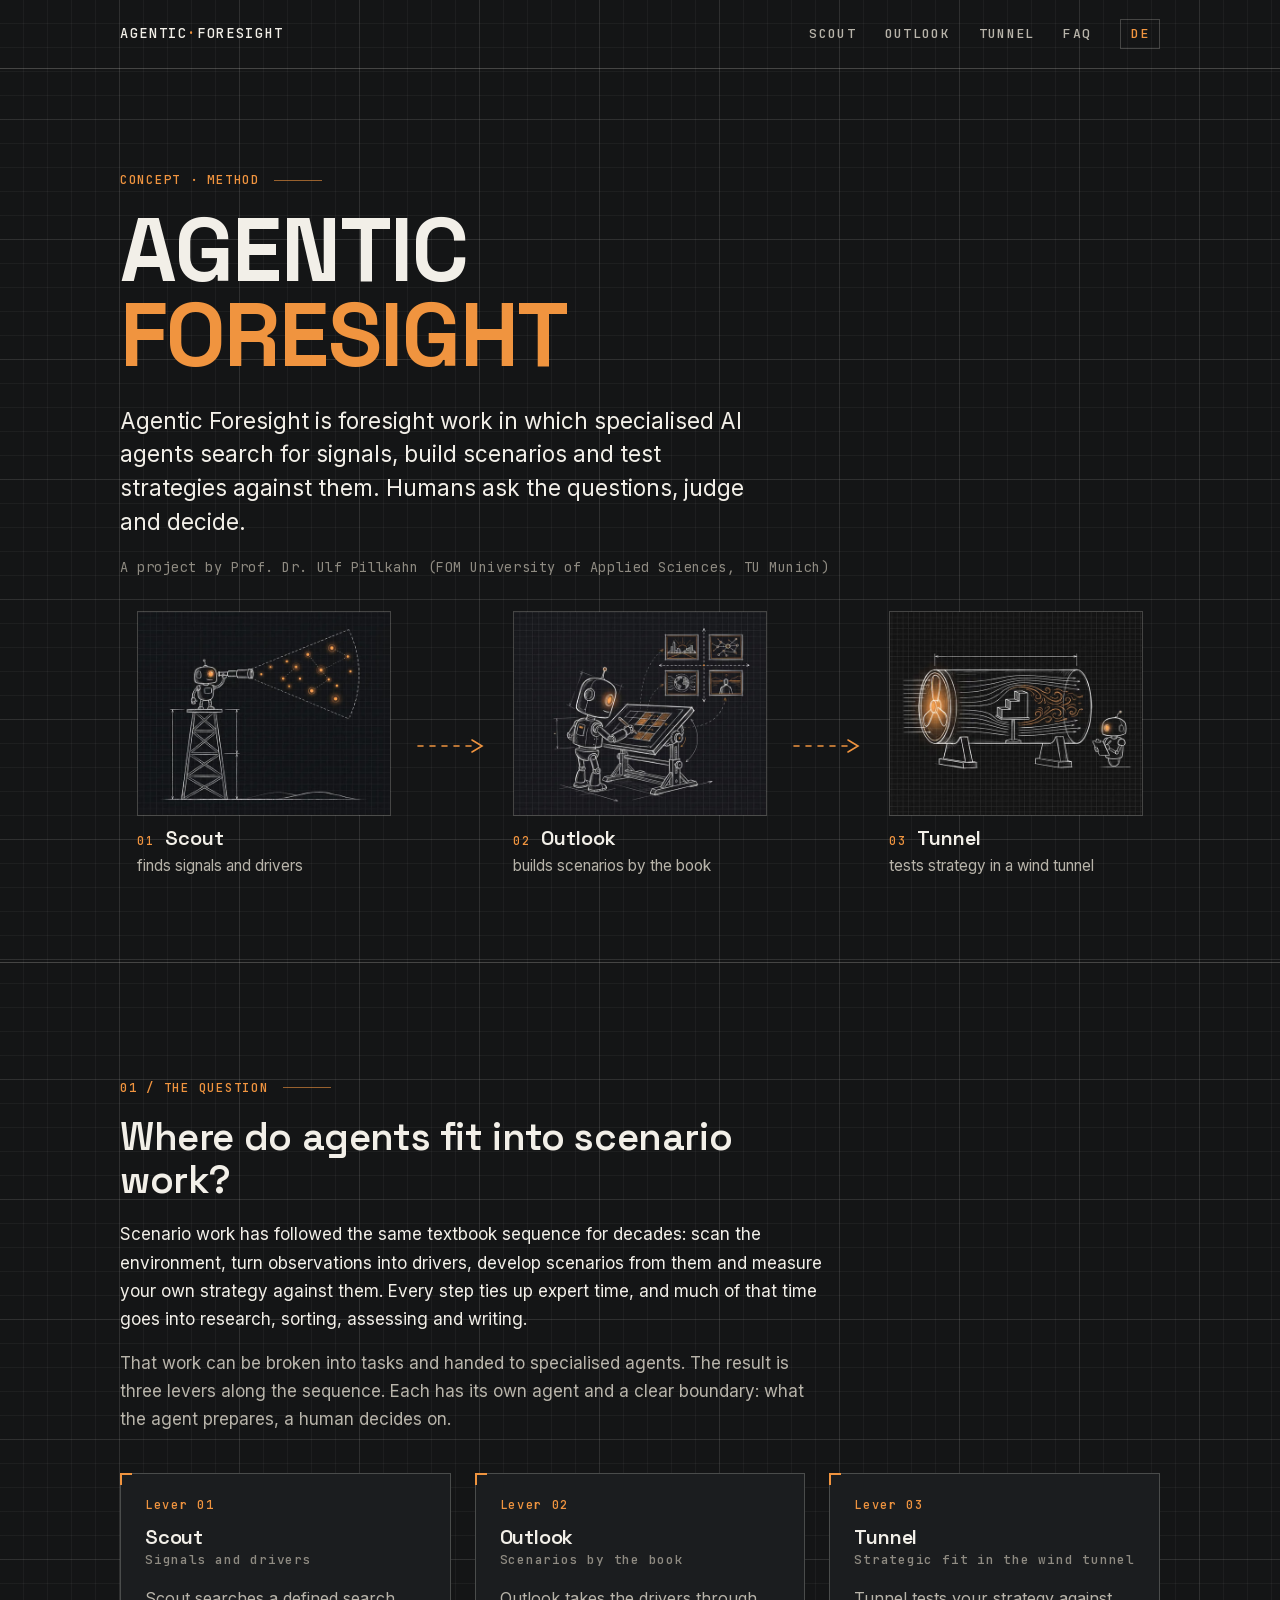
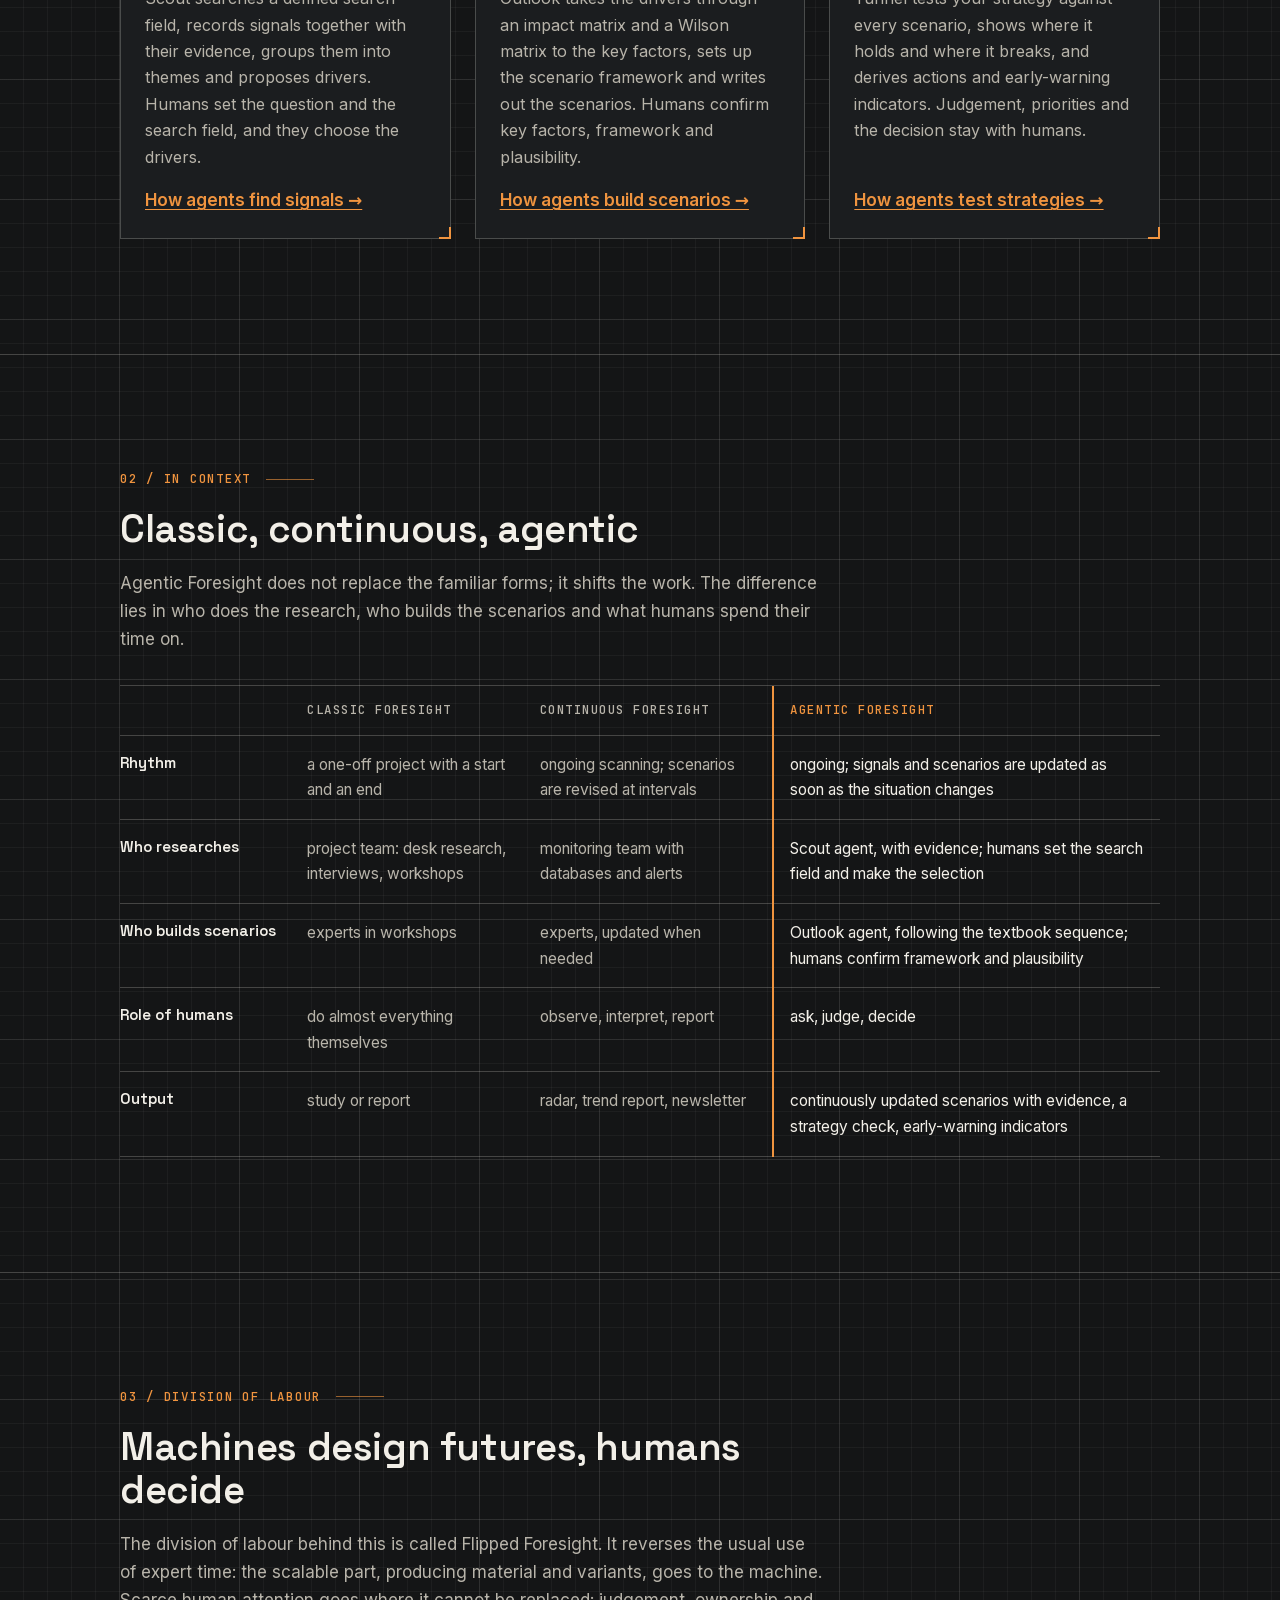
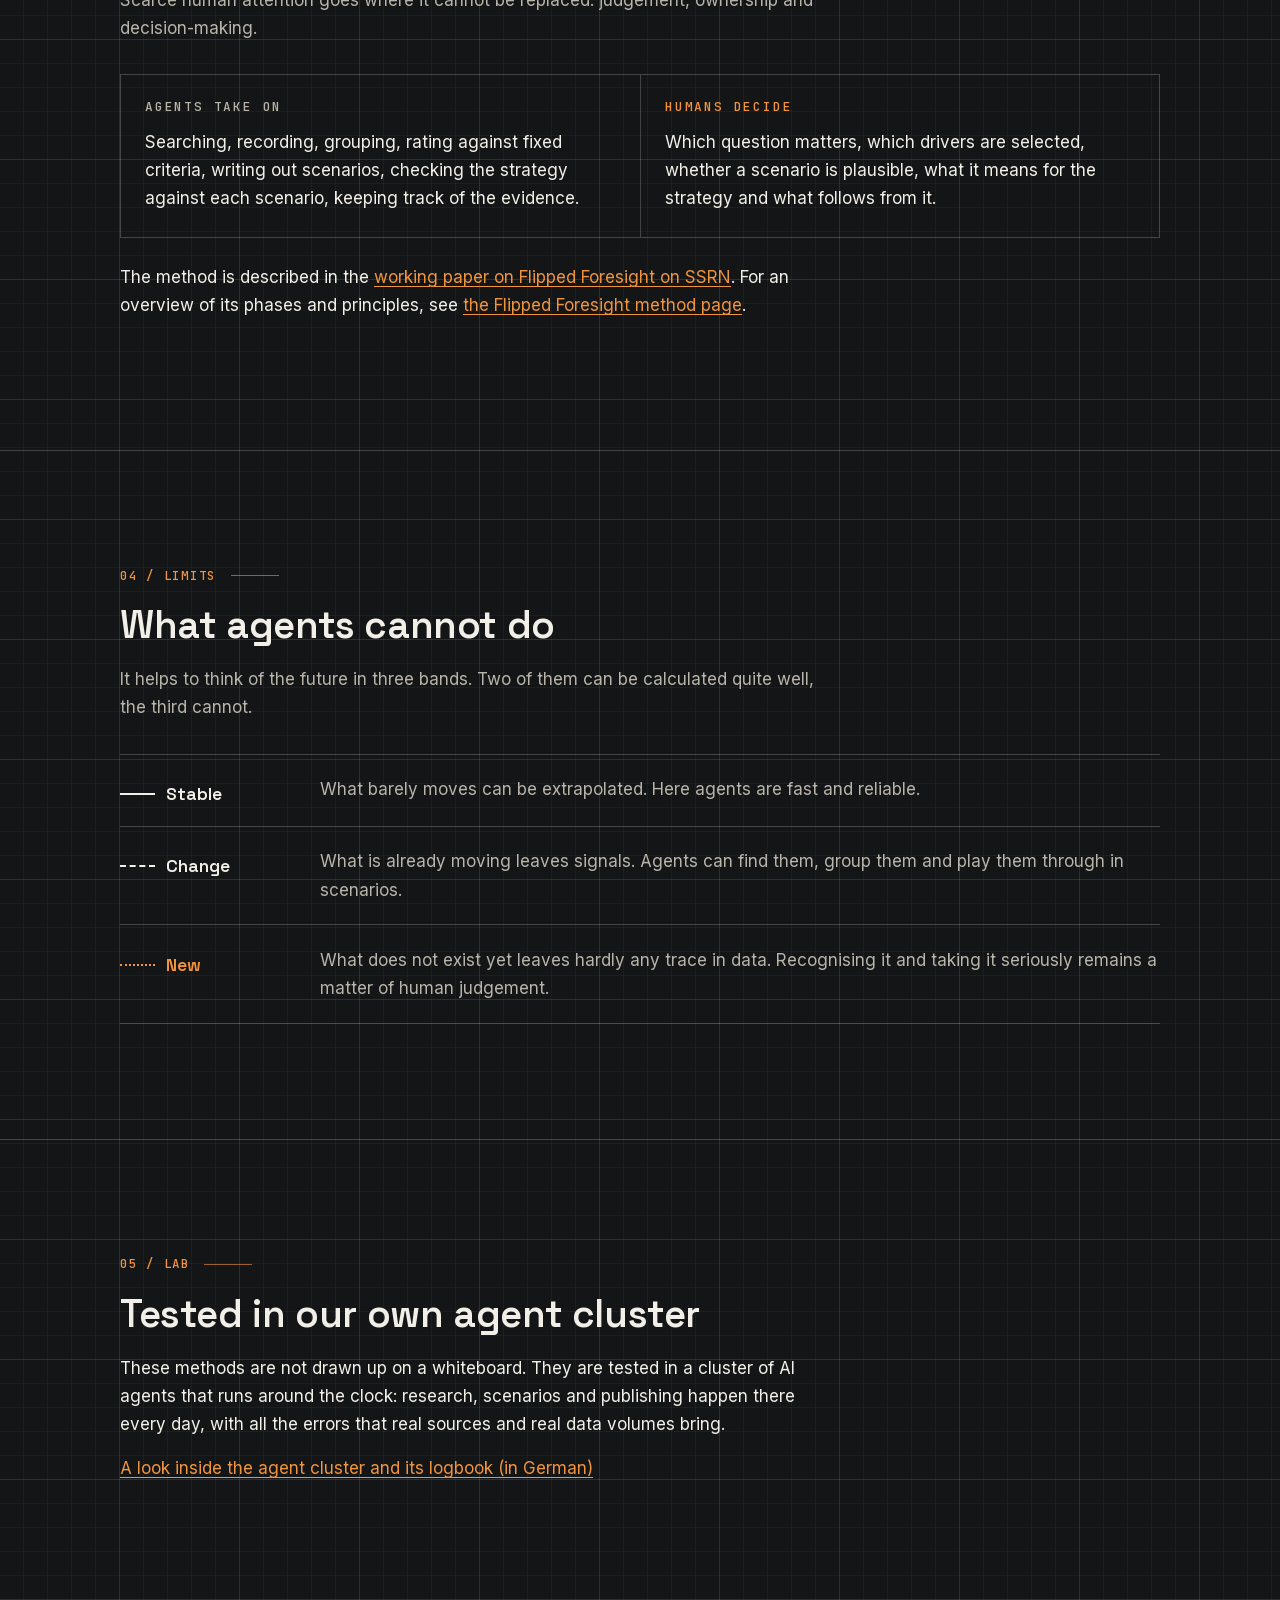
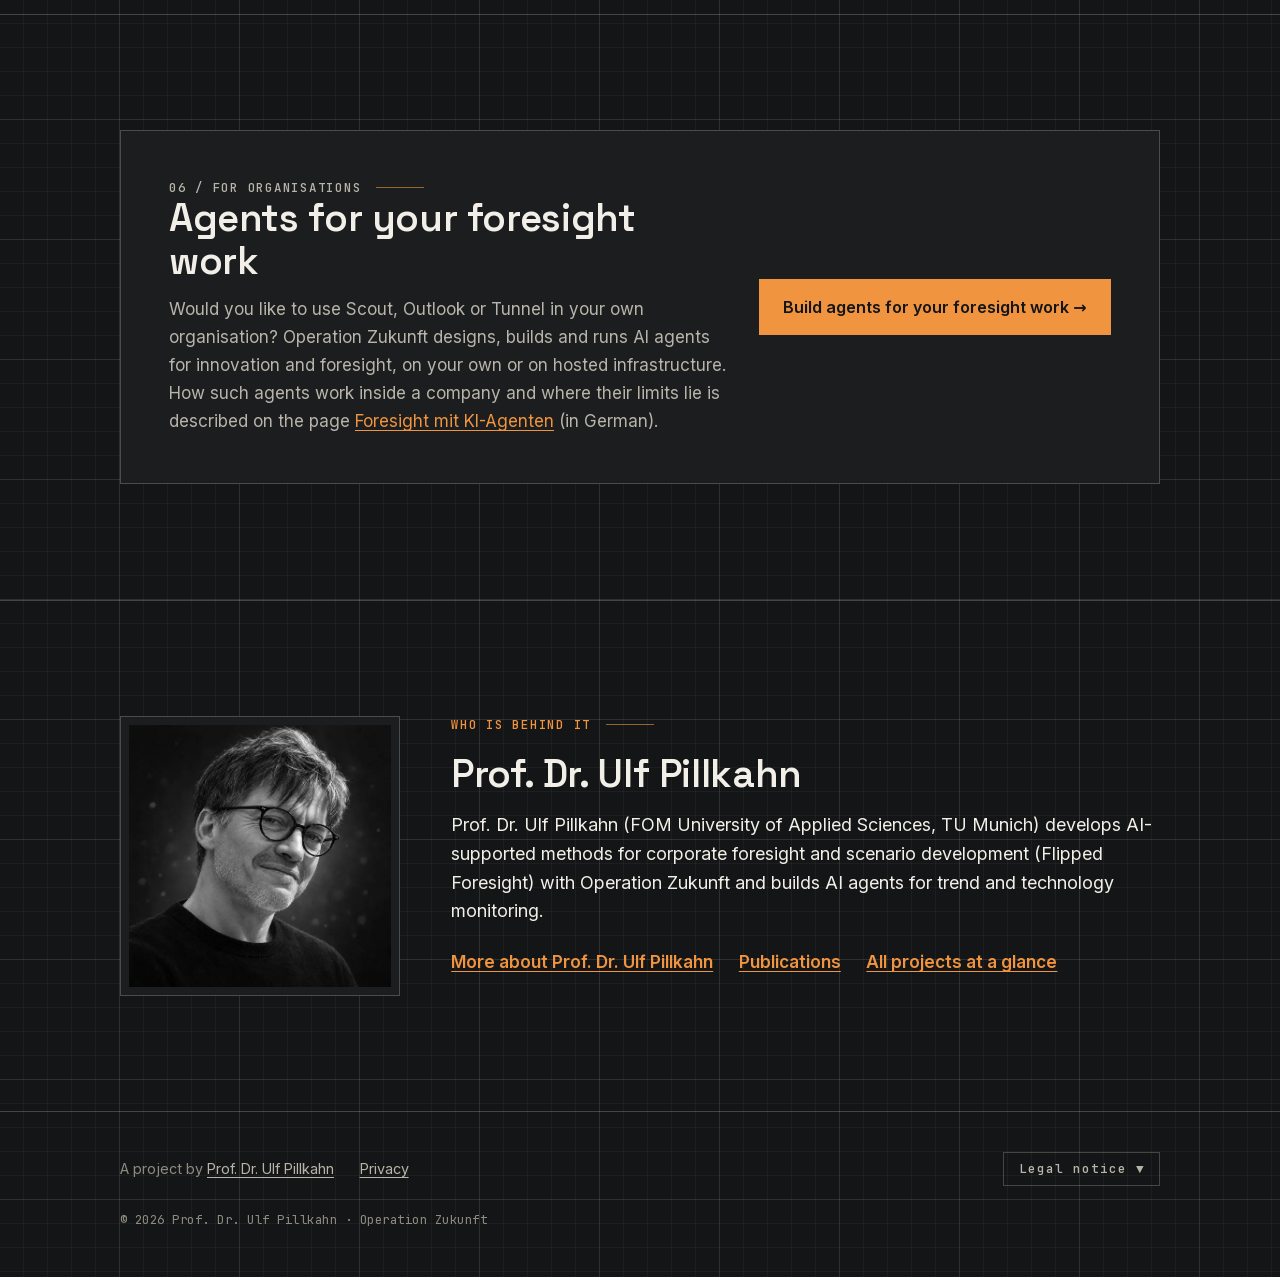
<file: en/index.html>
<!DOCTYPE html>
<html lang="en">
<head>
    <meta charset="UTF-8">
    <meta name="viewport" content="width=device-width, initial-scale=1">
    <title>Agentic Foresight: AI agents for scenario work</title>
    <meta name="description" content="Agentic Foresight: AI agents search for signals, build scenarios and test strategies. Humans ask, judge and decide. Method, roles and limits.">
    <meta name="robots" content="index, follow">
    <link rel="canonical" href="https://agentic-foresight.com/en/">
    <link rel="alternate" hreflang="de" href="https://agentic-foresight.com/">
    <link rel="alternate" hreflang="en" href="https://agentic-foresight.com/en/">
    <link rel="alternate" hreflang="x-default" href="https://agentic-foresight.com/">
    <meta property="og:type" content="website">
    <meta property="og:site_name" content="Agentic Foresight">
    <meta property="og:locale" content="en_GB">
    <meta property="og:locale:alternate" content="de_DE">
    <meta property="og:url" content="https://agentic-foresight.com/en/">
    <meta property="og:title" content="Agentic Foresight: AI agents for scenario work">
    <meta property="og:description" content="Agentic Foresight: AI agents search for signals, build scenarios and test strategies. Humans ask, judge and decide. Method, roles and limits.">
    <meta property="og:image" content="https://agentic-foresight.com/img/og-en.png">
    <meta property="og:image:width" content="1200">
    <meta property="og:image:height" content="630">
    <meta property="og:image:alt" content="Agentic Foresight: the agents Scout, Outlook and Tunnel as a construction sketch">
    <meta name="twitter:card" content="summary_large_image">
    <meta name="twitter:creator" content="@Ulf_Pillkahn">
    <meta name="twitter:title" content="Agentic Foresight: AI agents for scenario work">
    <meta name="twitter:description" content="Agentic Foresight: AI agents search for signals, build scenarios and test strategies. Humans ask, judge and decide. Method, roles and limits.">
    <meta name="twitter:image" content="https://agentic-foresight.com/img/og-en.png">
    <meta name="twitter:image:alt" content="Agentic Foresight: the agents Scout, Outlook and Tunnel as a construction sketch">
    <meta name="theme-color" content="#141516">
    <link rel="preload" href="/fonts/space-grotesk-latin.woff2" as="font" type="font/woff2" crossorigin>
    <link rel="stylesheet" href="/css/style.css?v=2026-11-16">
    <link rel="icon" href="/favicon.svg" type="image/svg+xml">
    <!-- Strukturdaten: generiert von pflege/seo.py nach dem Cluster-Standard -->
    <script type="application/ld+json">
    {
      "@context": "https://schema.org",
      "@graph": [
        {
          "@type": "Person",
          "@id": "https://pillkahn.de/#person",
          "name": "Ulf Pillkahn",
          "honorificPrefix": "Prof. Dr.",
          "url": "https://pillkahn.de/",
          "sameAs": [
            "https://www.linkedin.com/in/prof-dr-ulf-pillkahn-1b7a6131/",
            "https://x.com/Ulf_Pillkahn",
            "https://www.youtube.com/@profandprompt"
          ]
        },
        {
          "@type": "Organization",
          "@id": "https://operation-zukunft.de/#organization",
          "name": "Operation Zukunft",
          "url": "https://operation-zukunft.de/",
          "founder": {
            "@id": "https://pillkahn.de/#person"
          }
        },
        {
          "@type": "WebSite",
          "@id": "https://agentic-foresight.com/#website",
          "url": "https://agentic-foresight.com/",
          "name": "Agentic Foresight",
          "inLanguage": [
            "de-DE",
            "en"
          ],
          "about": {
            "@id": "https://agentic-foresight.com/#term"
          },
          "author": {
            "@id": "https://pillkahn.de/#person"
          },
          "publisher": {
            "@id": "https://pillkahn.de/#person"
          }
        },
        {
          "@type": "DefinedTerm",
          "@id": "https://agentic-foresight.com/#term",
          "name": "Agentic Foresight",
          "description": "Agentic Foresight is foresight work in which specialised AI agents search for signals, build scenarios and test strategies against them. Humans ask the questions, judge and decide.",
          "url": "https://agentic-foresight.com/en/",
          "inLanguage": "en",
          "creator": {
            "@id": "https://pillkahn.de/#person"
          },
          "subjectOf": {
            "@id": "https://papers.ssrn.com/sol3/papers.cfm?abstract_id=7322758"
          }
        },
        {
          "@type": "ScholarlyArticle",
          "@id": "https://papers.ssrn.com/sol3/papers.cfm?abstract_id=7322758",
          "name": "Flipped Foresight",
          "url": "https://papers.ssrn.com/sol3/papers.cfm?abstract_id=7322758",
          "sameAs": "https://doi.org/10.2139/ssrn.7322758",
          "author": {
            "@id": "https://pillkahn.de/#person"
          }
        },
        {
          "@type": "WebPage",
          "@id": "https://agentic-foresight.com/en/#webpage",
          "url": "https://agentic-foresight.com/en/",
          "name": "Agentic Foresight: AI agents for scenario work",
          "description": "Agentic Foresight: AI agents search for signals, build scenarios and test strategies. Humans ask, judge and decide. Method, roles and limits.",
          "inLanguage": "en",
          "isPartOf": {
            "@id": "https://agentic-foresight.com/#website"
          },
          "about": {
            "@id": "https://agentic-foresight.com/#term"
          },
          "breadcrumb": {
            "@id": "https://agentic-foresight.com/en/#breadcrumb"
          },
          "mainEntity": {
            "@id": "https://agentic-foresight.com/#term"
          }
        },
        {
          "@type": "BreadcrumbList",
          "@id": "https://agentic-foresight.com/en/#breadcrumb",
          "itemListElement": [
            {
              "@type": "ListItem",
              "position": 1,
              "name": "Home",
              "item": "https://agentic-foresight.com/en/"
            }
          ]
        }
      ]
    }
    </script>
</head>
<body>
<a class="sprungmarke" href="#inhalt">Skip to content</a>

<!-- kopf -->
<header class="kopf">
  <div class="huelle">
    <a class="marke" href="/en/">Agentic<b>·</b>Foresight</a>
    <nav class="nav" aria-label="Main navigation">
      <a href="/en/scout/">Scout</a>
      <a href="/en/outlook/">Outlook</a>
      <a href="/en/tunnel/">Tunnel</a>
      <a href="/en/faq/">FAQ</a>
      <a class="sprache" href="/" hreflang="de" lang="de" data-track="sprache-de">DE</a>
    </nav>
  </div>
</header>
<!-- /kopf -->

<main id="inhalt">

<!-- ===================== OPENING ===================== -->
<section class="auftakt">
  <div class="huelle">
    <p class="label">Concept · Method</p>
    <h1>Agentic <span>Foresight</span></h1>
    <p class="definition">Agentic Foresight is foresight work in which specialised AI agents search for signals, build scenarios and test strategies against them. Humans ask the questions, judge and decide.</p>
    <p class="zuschreibung">A project by Prof. Dr. Ulf Pillkahn (FOM University of Applied Sciences, TU Munich)</p>

    <!-- Agent architecture: Scout → Outlook → Tunnel -->
    <nav class="kette" aria-label="Agent architecture: Scout, Outlook, Tunnel">
      <a class="knoten" href="/en/scout/" data-track="hebel-scout">
        <!-- figur:scout -->
<picture>
  <source type="image/avif" srcset="/img/scout-560.avif 560w, /img/scout-760.avif 760w, /img/scout.avif 1000w" sizes="(max-width: 900px) 90vw, 330px">
  <source type="image/webp" srcset="/img/scout-560.webp 560w, /img/scout-760.webp 760w, /img/scout.webp 1000w" sizes="(max-width: 900px) 90vw, 330px">
  <img src="/img/scout.webp" alt="" width="1000" height="806" fetchpriority="high" decoding="async">
</picture>
<!-- /figur -->
        <span class="knoten-name"><small>01</small>Scout</span>
        <span class="knoten-satz">finds signals and drivers</span>
      </a>
      <svg class="verbinder" viewBox="0 0 72 24" aria-hidden="true" focusable="false"><path class="fluss" d="M2 12H62"/><path d="M56 6L66 12L56 18"/></svg>
      <a class="knoten" href="/en/outlook/" data-track="hebel-outlook">
        <!-- figur:outlook -->
<picture>
  <source type="image/avif" srcset="/img/outlook-560.avif 560w, /img/outlook-760.avif 760w, /img/outlook.avif 1000w" sizes="(max-width: 900px) 90vw, 330px">
  <source type="image/webp" srcset="/img/outlook-560.webp 560w, /img/outlook-760.webp 760w, /img/outlook.webp 1000w" sizes="(max-width: 900px) 90vw, 330px">
  <img src="/img/outlook.webp" alt="" width="1000" height="806" loading="eager" decoding="async">
</picture>
<!-- /figur -->
        <span class="knoten-name"><small>02</small>Outlook</span>
        <span class="knoten-satz">builds scenarios by the book</span>
      </a>
      <svg class="verbinder" viewBox="0 0 72 24" aria-hidden="true" focusable="false"><path class="fluss" d="M2 12H62"/><path d="M56 6L66 12L56 18"/></svg>
      <a class="knoten" href="/en/tunnel/" data-track="hebel-tunnel">
        <!-- figur:tunnel -->
<picture>
  <source type="image/avif" srcset="/img/tunnel-560.avif 560w, /img/tunnel-760.avif 760w, /img/tunnel.avif 1000w" sizes="(max-width: 900px) 90vw, 330px">
  <source type="image/webp" srcset="/img/tunnel-560.webp 560w, /img/tunnel-760.webp 760w, /img/tunnel.webp 1000w" sizes="(max-width: 900px) 90vw, 330px">
  <img src="/img/tunnel.webp" alt="" width="1000" height="806" loading="eager" decoding="async">
</picture>
<!-- /figur -->
        <span class="knoten-name"><small>03</small>Tunnel</span>
        <span class="knoten-satz">tests strategy in a wind tunnel</span>
      </a>
    </nav>
  </div>
</section>

<!-- ===================== THE QUESTION + LEVERS ===================== -->
<section class="sektion" id="hebel">
  <div class="huelle">
    <p class="label">01 / The question</p>
    <h2>Where do agents fit into scenario work?</h2>
    <div class="lese">
      <p>Scenario work has followed the same textbook sequence for decades: scan the environment, turn observations into drivers, develop scenarios from them and measure your own strategy against them. Every step ties up expert time, and much of that time goes into research, sorting, assessing and writing.</p>
      <p class="zweit">That work can be broken into tasks and handed to specialised agents. The result is three levers along the sequence. Each has its own agent and a clear boundary: what the agent prepares, a human decides on.</p>
    </div>

    <div class="hebel-raster">
      <article class="hebel">
        <p class="nr">Lever 01</p>
        <h3>Scout</h3>
        <p class="unter">Signals and drivers</p>
        <p>Scout searches a defined search field, records signals together with their evidence, groups them into themes and proposes drivers. Humans set the question and the search field, and they choose the drivers.</p>
        <a class="weiter" href="/en/scout/" data-track="hebel-scout">How agents find signals →</a>
      </article>
      <article class="hebel">
        <p class="nr">Lever 02</p>
        <h3>Outlook</h3>
        <p class="unter">Scenarios by the book</p>
        <p>Outlook takes the drivers through an impact matrix and a Wilson matrix to the key factors, sets up the scenario framework and writes out the scenarios. Humans confirm key factors, framework and plausibility.</p>
        <a class="weiter" href="/en/outlook/" data-track="hebel-outlook">How agents build scenarios →</a>
      </article>
      <article class="hebel">
        <p class="nr">Lever 03</p>
        <h3>Tunnel</h3>
        <p class="unter">Strategic fit in the wind tunnel</p>
        <p>Tunnel tests your strategy against every scenario, shows where it holds and where it breaks, and derives actions and early-warning indicators. Judgement, priorities and the decision stay with humans.</p>
        <a class="weiter" href="/en/tunnel/" data-track="hebel-tunnel">How agents test strategies →</a>
      </article>
    </div>
  </div>
</section>

<!-- ===================== COMPARISON ===================== -->
<section class="sektion" id="vergleich">
  <div class="huelle">
    <p class="label">02 / In context</p>
    <h2>Classic, continuous, agentic</h2>
    <p class="lese zweit">Agentic Foresight does not replace the familiar forms; it shifts the work. The difference lies in who does the research, who builds the scenarios and what humans spend their time on.</p>
    <div class="tabelle-huelle" role="region" aria-label="Comparison table" tabindex="0">
      <table class="vergleich">
        <thead>
          <tr><th scope="col"><span class="sr">Feature</span></th><th scope="col">Classic foresight</th><th scope="col">Continuous foresight</th><th scope="col" class="ag">Agentic Foresight</th></tr>
        </thead>
        <tbody>
          <tr><th scope="row">Rhythm</th><td>a one-off project with a start and an end</td><td>ongoing scanning; scenarios are revised at intervals</td><td class="ag">ongoing; signals and scenarios are updated as soon as the situation changes</td></tr>
          <tr><th scope="row">Who researches</th><td>project team: desk research, interviews, workshops</td><td>monitoring team with databases and alerts</td><td class="ag">Scout agent, with evidence; humans set the search field and make the selection</td></tr>
          <tr><th scope="row">Who builds scenarios</th><td>experts in workshops</td><td>experts, updated when needed</td><td class="ag">Outlook agent, following the textbook sequence; humans confirm framework and plausibility</td></tr>
          <tr><th scope="row">Role of humans</th><td>do almost everything themselves</td><td>observe, interpret, report</td><td class="ag">ask, judge, decide</td></tr>
          <tr><th scope="row">Output</th><td>study or report</td><td>radar, trend report, newsletter</td><td class="ag">continuously updated scenarios with evidence, a strategy check, early-warning indicators</td></tr>
        </tbody>
      </table>
    </div>
  </div>
</section>

<!-- ===================== FLIPPED FORESIGHT ===================== -->
<section class="sektion" id="arbeitsteilung">
  <div class="huelle">
    <p class="label">03 / Division of labour</p>
    <h2>Machines design futures, humans decide</h2>
    <p class="lese zweit">The division of labour behind this is called Flipped Foresight. It reverses the usual use of expert time: the scalable part, producing material and variants, goes to the machine. Scarce human attention goes where it cannot be replaced: judgement, ownership and decision-making.</p>
    <div class="teilung">
      <div class="maschine">
        <h3>Agents take on</h3>
        <p>Searching, recording, grouping, rating against fixed criteria, writing out scenarios, checking the strategy against each scenario, keeping track of the evidence.</p>
      </div>
      <div class="mensch">
        <h3>Humans decide</h3>
        <p>Which question matters, which drivers are selected, whether a scenario is plausible, what it means for the strategy and what follows from it.</p>
      </div>
    </div>
    <p class="lese nachsatz">The method is described in the <a href="https://papers.ssrn.com/sol3/papers.cfm?abstract_id=7322758" data-track="paper-ssrn">working paper on Flipped Foresight on SSRN</a>. For an overview of its phases and principles, see <a href="https://flipped-foresight.com/">the Flipped Foresight method page</a>.</p>
  </div>
</section>

<!-- ===================== LIMITS ===================== -->
<section class="sektion" id="grenzen">
  <div class="huelle">
    <p class="label">04 / Limits</p>
    <h2>What agents cannot do</h2>
    <p class="lese zweit">It helps to think of the future in three bands. Two of them can be calculated quite well, the third cannot.</p>
    <div class="baender">
      <div class="band s"><b>Stable</b><p>What barely moves can be extrapolated. Here agents are fast and reliable.</p></div>
      <div class="band v"><b>Change</b><p>What is already moving leaves signals. Agents can find them, group them and play them through in scenarios.</p></div>
      <div class="band n"><b>New</b><p>What does not exist yet leaves hardly any trace in data. Recognising it and taking it seriously remains a matter of human judgement.</p></div>
    </div>
  </div>
</section>

<!-- ===================== LAB ===================== -->
<section class="sektion" id="labor">
  <div class="huelle">
    <p class="label">05 / Lab</p>
    <h2>Tested in our own agent cluster</h2>
    <div class="lese">
      <p>These methods are not drawn up on a whiteboard. They are tested in a cluster of AI agents that runs around the clock: research, scenarios and publishing happen there every day, with all the errors that real sources and real data volumes bring.</p>
      <p><a href="https://operation-zukunft.de/cluster.html">A look inside the agent cluster and its logbook (in German)</a></p>
    </div>
  </div>
</section>

<!-- ===================== CALL ===================== -->
<section class="sektion" id="gespraech">
  <div class="huelle">
    <div class="aufruf">
      <div>
        <p class="label">06 / For organisations</p>
        <h2>Agents for your foresight work</h2>
        <p>Would you like to use Scout, Outlook or Tunnel in your own organisation? Operation Zukunft designs, builds and runs AI agents for innovation and foresight, on your own or on hosted infrastructure. How such agents work inside a company and where their limits lie is described on the page <a href="https://operation-zukunft.de/foresight-mit-ki-agenten/" data-track="link-leitseite">Foresight mit KI-Agenten</a> (in German).</p>
      </div>
      <a class="knopf" href="https://operation-zukunft.de/#angebote" data-track="cta-angebot">Build agents for your foresight work →</a>
    </div>
  </div>
</section>

<!-- ===================== ABOUT ===================== -->
<section class="sektion" id="person">
  <div class="huelle about">
    <figure>
      <picture>
        <source srcset="/img/portrait-pillkahn.webp" type="image/webp">
        <img src="/img/portrait-pillkahn.jpg" alt="Portrait of Prof. Dr. Ulf Pillkahn" width="560" height="560" loading="lazy" decoding="async">
      </picture>
    </figure>
    <div>
      <p class="label">Who is behind it</p>
      <h2>Prof. Dr. Ulf Pillkahn</h2>
      <p class="kernsatz">Prof. Dr. Ulf Pillkahn (FOM University of Applied Sciences, TU Munich) develops AI-supported methods for corporate foresight and scenario development (Flipped Foresight) with Operation Zukunft and builds AI agents for trend and technology monitoring.</p>
      <div class="about-links">
        <a href="https://pillkahn.de/about/" data-track="about-pillkahn">More about Prof. Dr. Ulf Pillkahn</a>
        <a href="https://pillkahn.de/publikationen/" data-track="about-publikationen">Publications</a>
        <a href="https://pillkahn.de/oekosystem/" data-track="about-oekosystem">All projects at a glance</a>
      </div>
    </div>
  </div>
</section>

</main>

<!-- fuss -->
<footer class="fuss">
  <div class="huelle">
    <div class="fuss-zeile">
      <div class="fuss-links">
        <p class="cluster-hinweis">A project by <a href="https://pillkahn.de/">Prof. Dr. Ulf Pillkahn</a></p>
        <a href="/en/privacy/" data-track="datenschutz">Privacy</a>
      </div>
      <button class="impressum-toggle" type="button" aria-expanded="false" aria-controls="impressum" data-text="Legal notice">Legal notice ▼</button>
    </div>
    <div id="impressum" class="impressum">
      <h2>Legal notice</h2>
      <p><strong>Information pursuant to § 5 DDG (German Digital Services Act)</strong></p>
      <p>Prof. Dr. Ulf Pillkahn<br>Maxhofstraße 28<br>81475 München<br>Germany</p>
      <p><strong>Contact:</strong> <a href="mailto:info@operation-zukunft.de">info@operation-zukunft.de</a></p>
      <p><strong>Responsible for content pursuant to § 18 (2) MStV:</strong><br>Prof. Dr. Ulf Pillkahn</p>
      <p><strong>Disclaimer:</strong> The content of these pages has been prepared with great care. No guarantee can be given, however, for its accuracy, completeness or timeliness. As a service provider, Prof. Dr. Ulf Pillkahn is responsible for his own content on these pages under general law in accordance with § 7 (1) DDG, but under §§ 8 to 10 DDG is not obliged to monitor transmitted or stored third-party information or to investigate circumstances indicating illegal activity. The operators of linked external sites are solely responsible for their content. The German version of this legal notice is authoritative.</p>
    </div>
    <p class="copy">© 2026 Prof. Dr. Ulf Pillkahn · Operation Zukunft</p>
  </div>
</footer>
<!-- /fuss -->

<script src="/js/main.js?v=2026-11-16" defer></script>
<script src="/js/track.js?v=2026-11-16" defer></script>
</body>
</html>
</file>
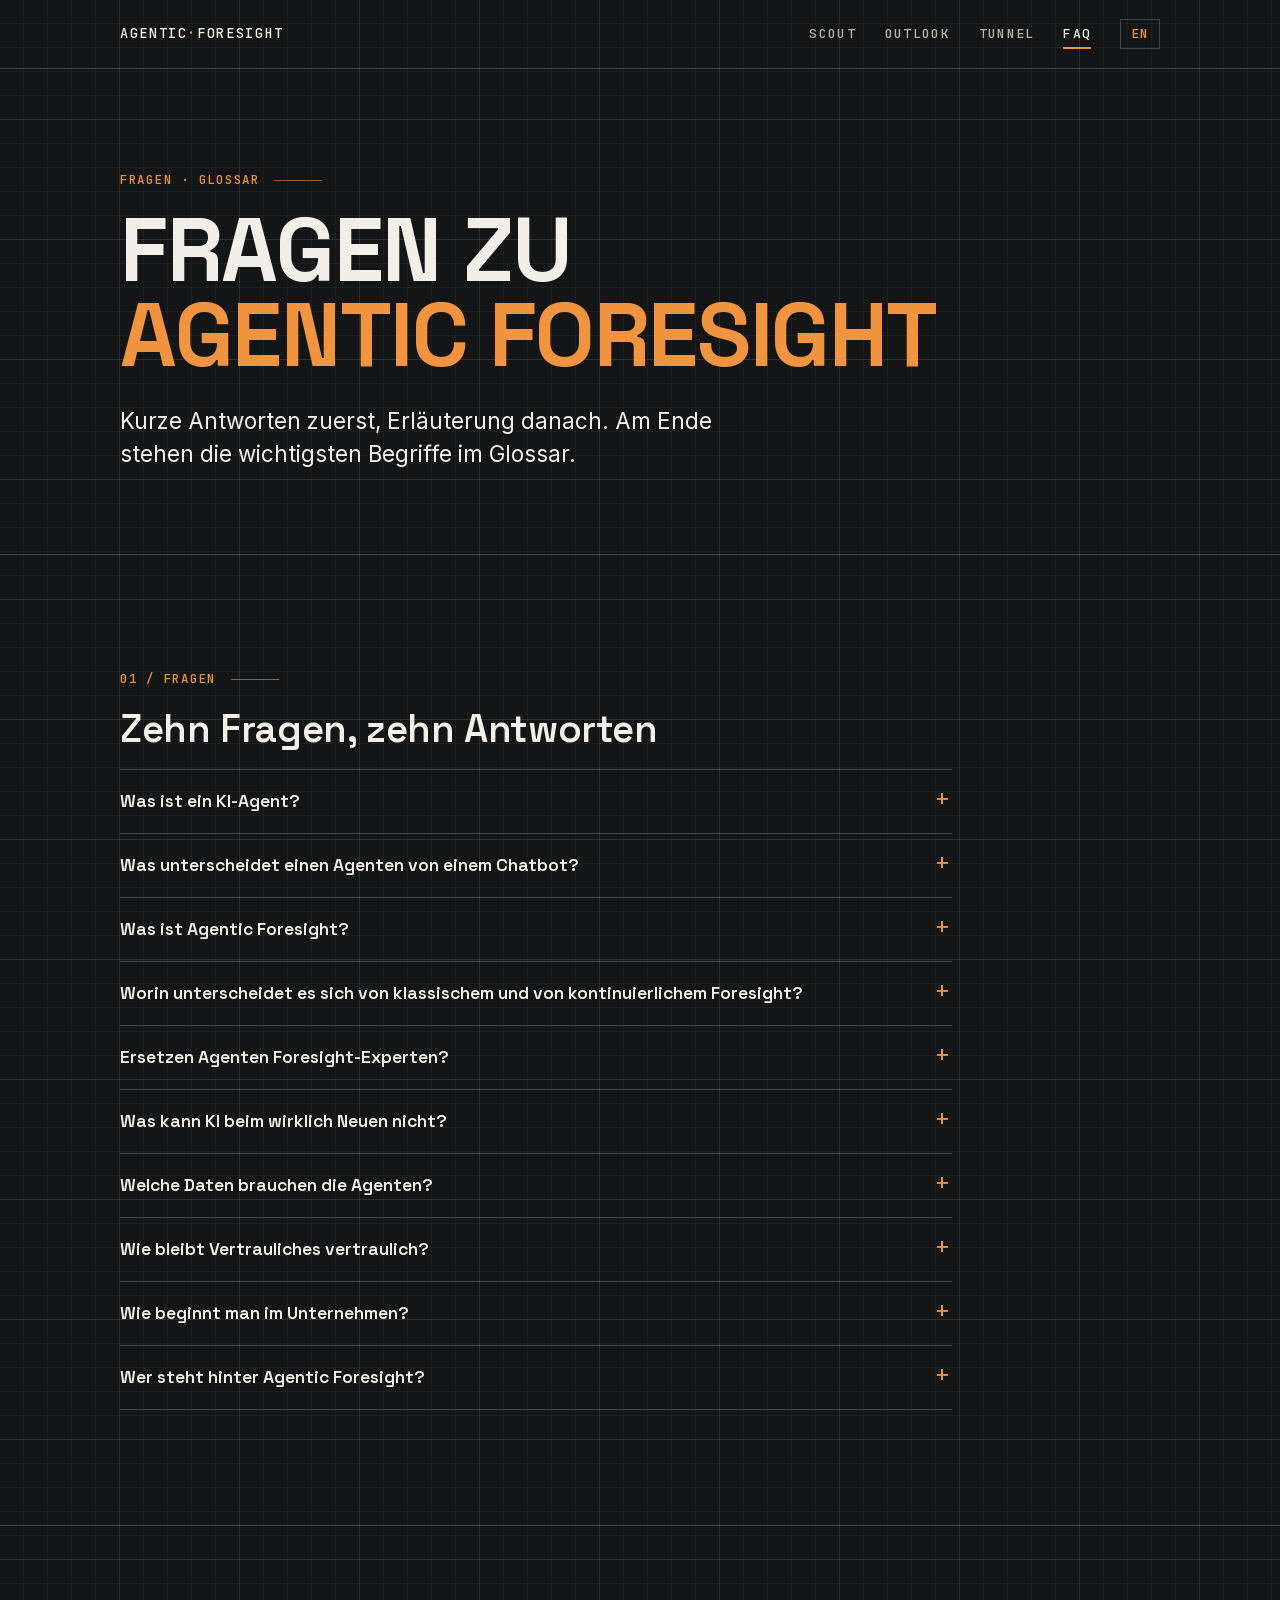
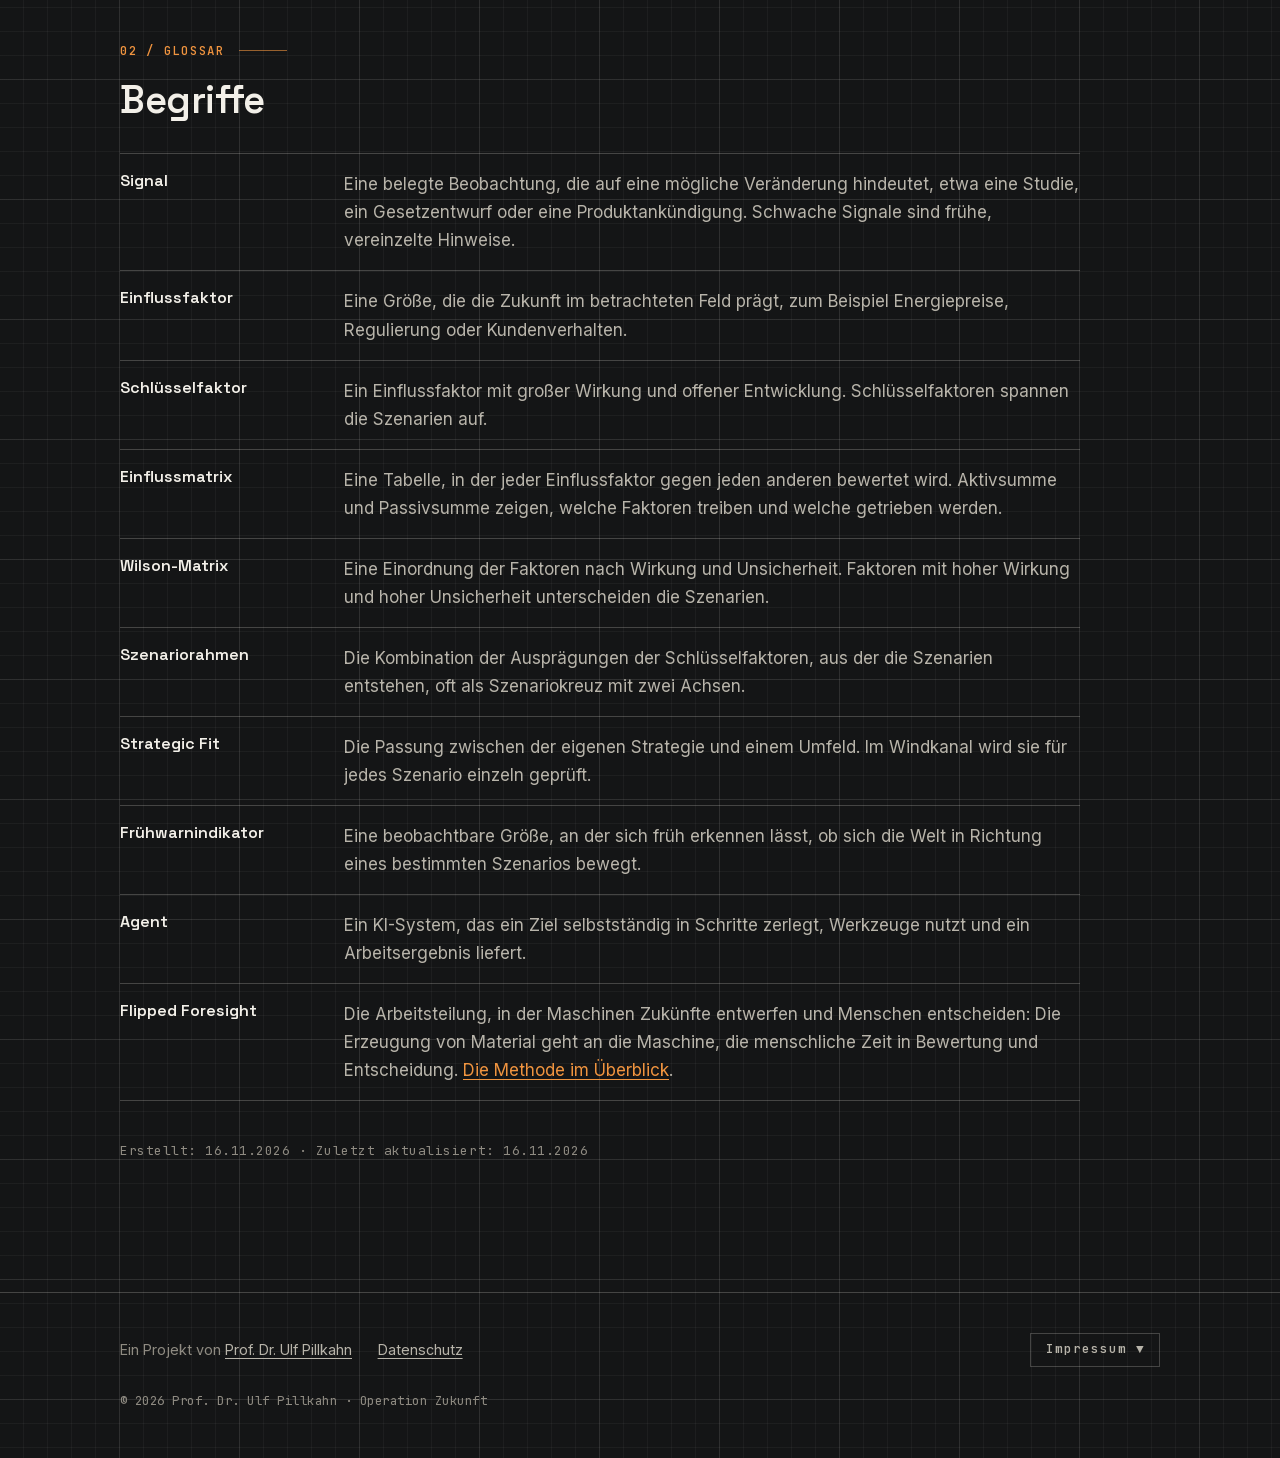
<file: faq/index.html>
<!DOCTYPE html>
<html lang="de">
<head>
    <meta charset="UTF-8">
    <meta name="viewport" content="width=device-width, initial-scale=1">
    <title>FAQ und Glossar: KI-Agenten und Agentic Foresight</title>
    <meta name="description" content="Was ist ein KI-Agent, was unterscheidet ihn vom Chatbot, was kann KI beim wirklich Neuen nicht? Antworten und Glossar zu Agentic Foresight.">
    <meta name="robots" content="index, follow">
    <link rel="canonical" href="https://agentic-foresight.com/faq/">
    <link rel="alternate" hreflang="de" href="https://agentic-foresight.com/faq/">
    <link rel="alternate" hreflang="en" href="https://agentic-foresight.com/en/faq/">
    <link rel="alternate" hreflang="x-default" href="https://agentic-foresight.com/faq/">
    <meta property="og:type" content="website">
    <meta property="og:site_name" content="Agentic Foresight">
    <meta property="og:locale" content="de_DE">
    <meta property="og:locale:alternate" content="en_GB">
    <meta property="og:url" content="https://agentic-foresight.com/faq/">
    <meta property="og:title" content="FAQ und Glossar: KI-Agenten und Agentic Foresight">
    <meta property="og:description" content="Was ist ein KI-Agent, was unterscheidet ihn vom Chatbot, was kann KI beim wirklich Neuen nicht? Antworten und Glossar zu Agentic Foresight.">
    <meta property="og:image" content="https://agentic-foresight.com/img/og-de.png">
    <meta property="og:image:width" content="1200">
    <meta property="og:image:height" content="630">
    <meta property="og:image:alt" content="Agentic Foresight: die Agenten Scout, Outlook und Tunnel als Konstruktionsskizze">
    <meta name="twitter:card" content="summary_large_image">
    <meta name="twitter:creator" content="@Ulf_Pillkahn">
    <meta name="twitter:title" content="FAQ und Glossar: KI-Agenten und Agentic Foresight">
    <meta name="twitter:description" content="Was ist ein KI-Agent, was unterscheidet ihn vom Chatbot, was kann KI beim wirklich Neuen nicht? Antworten und Glossar zu Agentic Foresight.">
    <meta name="twitter:image" content="https://agentic-foresight.com/img/og-de.png">
    <meta name="twitter:image:alt" content="Agentic Foresight: die Agenten Scout, Outlook und Tunnel als Konstruktionsskizze">
    <meta name="theme-color" content="#141516">
    <link rel="preload" href="/fonts/space-grotesk-latin.woff2" as="font" type="font/woff2" crossorigin>
    <link rel="stylesheet" href="/css/style.css?v=2026-11-16">
    <link rel="icon" href="/favicon.svg" type="image/svg+xml">
    <!-- Strukturdaten: generiert von pflege/seo.py nach dem Cluster-Standard -->
    <script type="application/ld+json">
    {
      "@context": "https://schema.org",
      "@graph": [
        {
          "@type": "Person",
          "@id": "https://pillkahn.de/#person",
          "name": "Ulf Pillkahn",
          "honorificPrefix": "Prof. Dr.",
          "url": "https://pillkahn.de/",
          "sameAs": [
            "https://www.linkedin.com/in/prof-dr-ulf-pillkahn-1b7a6131/",
            "https://x.com/Ulf_Pillkahn",
            "https://www.youtube.com/@profandprompt"
          ]
        },
        {
          "@type": "Organization",
          "@id": "https://operation-zukunft.de/#organization",
          "name": "Operation Zukunft",
          "url": "https://operation-zukunft.de/",
          "founder": {
            "@id": "https://pillkahn.de/#person"
          }
        },
        {
          "@type": "WebSite",
          "@id": "https://agentic-foresight.com/#website",
          "url": "https://agentic-foresight.com/",
          "name": "Agentic Foresight",
          "inLanguage": [
            "de-DE",
            "en"
          ],
          "about": {
            "@id": "https://agentic-foresight.com/#term"
          },
          "author": {
            "@id": "https://pillkahn.de/#person"
          },
          "publisher": {
            "@id": "https://pillkahn.de/#person"
          }
        },
        {
          "@type": "DefinedTerm",
          "@id": "https://agentic-foresight.com/#term",
          "name": "Agentic Foresight",
          "description": "Agentic Foresight ist Foresight-Arbeit, in der spezialisierte KI-Agenten Signale suchen, Szenarien bauen und Strategien gegen diese Szenarien prüfen. Menschen stellen die Fragen, bewerten und entscheiden.",
          "url": "https://agentic-foresight.com/",
          "inLanguage": "de-DE",
          "creator": {
            "@id": "https://pillkahn.de/#person"
          },
          "subjectOf": {
            "@id": "https://papers.ssrn.com/sol3/papers.cfm?abstract_id=7322758"
          }
        },
        {
          "@type": "ScholarlyArticle",
          "@id": "https://papers.ssrn.com/sol3/papers.cfm?abstract_id=7322758",
          "name": "Flipped Foresight",
          "url": "https://papers.ssrn.com/sol3/papers.cfm?abstract_id=7322758",
          "sameAs": "https://doi.org/10.2139/ssrn.7322758",
          "author": {
            "@id": "https://pillkahn.de/#person"
          }
        },
        {
          "@type": "FAQPage",
          "@id": "https://agentic-foresight.com/faq/#webpage",
          "url": "https://agentic-foresight.com/faq/",
          "name": "FAQ und Glossar: KI-Agenten und Agentic Foresight",
          "description": "Was ist ein KI-Agent, was unterscheidet ihn vom Chatbot, was kann KI beim wirklich Neuen nicht? Antworten und Glossar zu Agentic Foresight.",
          "inLanguage": "de-DE",
          "isPartOf": {
            "@id": "https://agentic-foresight.com/#website"
          },
          "about": {
            "@id": "https://agentic-foresight.com/#term"
          },
          "breadcrumb": {
            "@id": "https://agentic-foresight.com/faq/#breadcrumb"
          },
          "datePublished": "2026-11-16",
          "dateModified": "2026-11-16",
          "mainEntity": [
            {
              "@type": "Question",
              "name": "Was ist ein KI-Agent?",
              "acceptedAnswer": {
                "@type": "Answer",
                "text": "Ein KI-Agent ist ein Programm, das ein Ziel selbstständig in Arbeitsschritte zerlegt, dafür Werkzeuge benutzt und seine Zwischenergebnisse prüft, bis die Aufgabe erledigt ist. Im Kern steht meist ein Sprachmodell. Hinzu kommen Werkzeuge wie Suche, Datenbanken oder Dateien, ein Gedächtnis für den Arbeitsstand und Regeln, wann der Agent stoppt oder einen Menschen fragt."
              }
            },
            {
              "@type": "Question",
              "name": "Was unterscheidet einen Agenten von einem Chatbot?",
              "acceptedAnswer": {
                "@type": "Answer",
                "text": "Ein Chatbot antwortet auf eine Frage, ein Agent arbeitet eine Aufgabe ab. Der Chatbot wartet auf die nächste Eingabe. Der Agent plant, ruft Werkzeuge auf, liest Ergebnisse, korrigiert sich und liefert am Ende ein Arbeitsergebnis, etwa eine Liste geprüfter Signale mit Belegen."
              }
            },
            {
              "@type": "Question",
              "name": "Was ist Agentic Foresight?",
              "acceptedAnswer": {
                "@type": "Answer",
                "text": "Agentic Foresight ist Foresight-Arbeit, in der spezialisierte KI-Agenten Signale suchen, Szenarien bauen und Strategien gegen diese Szenarien prüfen, während Menschen die Fragen stellen, bewerten und entscheiden. Die drei Agenten heißen hier Scout, Outlook und Tunnel. Jeder deckt einen Abschnitt des Lehrbuchablaufs ab und übergibt sein Ergebnis an den nächsten."
              }
            },
            {
              "@type": "Question",
              "name": "Worin unterscheidet es sich von klassischem und von kontinuierlichem Foresight?",
              "acceptedAnswer": {
                "@type": "Answer",
                "text": "Klassisches Foresight ist ein Projekt, kontinuierliches Foresight eine laufende Beobachtung, Agentic Foresight ein laufender Prozess, in dem Agenten auch Szenarien und Strategie-Checks fortschreiben. Im klassischen Projekt erarbeiten Experten fast alles selbst. Im kontinuierlichen Foresight beobachtet ein Team laufend, die Szenarien werden aber nur in Abständen überarbeitet. Bei Agentic Foresight übernehmen Agenten Recherche, Szenariobau und Abgleich; der Mensch fragt, bewertet und entscheidet."
              }
            },
            {
              "@type": "Question",
              "name": "Ersetzen Agenten Foresight-Experten?",
              "acceptedAnswer": {
                "@type": "Answer",
                "text": "Nein, sie verschieben deren Arbeit von der Produktion von Material zum Urteil über das Material. Expertise wird an anderen Stellen gebraucht: beim Setzen der Frage, beim Auswählen der Faktoren, beim Prüfen der Plausibilität und beim Übersetzen der Szenarien in Entscheidungen. Diese Arbeitsteilung heißt Flipped Foresight."
              }
            },
            {
              "@type": "Question",
              "name": "Was kann KI beim wirklich Neuen nicht?",
              "acceptedAnswer": {
                "@type": "Answer",
                "text": "KI erkennt das wirklich Neue kaum, weil es in den Daten, aus denen sie lernt und in denen sie sucht, noch keine Spuren hinterlassen hat. Was stabil ist, lässt sich fortschreiben; was sich verändert, hinterlässt Signale. Was es noch nicht gibt, muss ein Mensch für möglich halten, bevor ein Agent danach suchen kann. Sprachmodelle neigen zudem zum Wahrscheinlichen und glätten Abweichungen."
              }
            },
            {
              "@type": "Question",
              "name": "Welche Daten brauchen die Agenten?",
              "acceptedAnswer": {
                "@type": "Answer",
                "text": "Für Scout und Outlook genügen öffentlich zugängliche Quellen; nur für den Strategie-Check im Tunnel braucht es interne Informationen über das eigene Unternehmen. Dazu gehören Geschäftsmodell, Ressourcen, Abhängigkeiten und die Annahmen, auf denen die Strategie ruht. Je genauer dieses Modell, desto aussagekräftiger der Abgleich."
              }
            },
            {
              "@type": "Question",
              "name": "Wie bleibt Vertrauliches vertraulich?",
              "acceptedAnswer": {
                "@type": "Answer",
                "text": "Indem interne Daten nur dort verarbeitet werden, wo das Unternehmen es festlegt, im Zweifel auf eigener Infrastruktur. Öffentliche Recherche und interner Strategie-Check lassen sich technisch trennen. Für die vertrauliche Seite kommen eigene Server, Modelle mit vertraglich geregelter Datenverarbeitung oder lokal betriebene Modelle in Frage. Welche Variante passt, ist eine Entscheidung des Unternehmens."
              }
            },
            {
              "@type": "Question",
              "name": "Wie beginnt man im Unternehmen?",
              "acceptedAnswer": {
                "@type": "Answer",
                "text": "Mit einer konkreten strategischen Frage und einem Hebel, meist dem Scout auf einem eng gesetzten Suchfeld. Wenn die Signale tragen, folgen Szenarien mit Outlook und danach der Strategie-Check im Tunnel. So wächst das System mit der Erfahrung, statt als Großprojekt zu starten. Wie Operation Zukunft Agenten für Innovation und Foresight aufbaut."
              }
            },
            {
              "@type": "Question",
              "name": "Wer steht hinter Agentic Foresight?",
              "acceptedAnswer": {
                "@type": "Answer",
                "text": "Prof. Dr. Ulf Pillkahn, Professor an der FOM Hochschule und Lehrbeauftragter an der TU München. Er entwickelt mit Operation Zukunft KI-gestützte Verfahren für Corporate Foresight und Szenarioentwicklung und erprobt sie im eigenen Agenten-Cluster. Mehr über Prof. Dr. Ulf Pillkahn."
              }
            }
          ]
        },
        {
          "@type": "BreadcrumbList",
          "@id": "https://agentic-foresight.com/faq/#breadcrumb",
          "itemListElement": [
            {
              "@type": "ListItem",
              "position": 1,
              "name": "Start",
              "item": "https://agentic-foresight.com/"
            },
            {
              "@type": "ListItem",
              "position": 2,
              "name": "FAQ",
              "item": "https://agentic-foresight.com/faq/"
            }
          ]
        }
      ]
    }
    </script>
</head>
<body>
<a class="sprungmarke" href="#inhalt">Zum Inhalt springen</a>

<!-- kopf -->
<header class="kopf">
  <div class="huelle">
    <a class="marke" href="/">Agentic<b>·</b>Foresight</a>
    <nav class="nav" aria-label="Hauptnavigation">
      <a href="/scout/">Scout</a>
      <a href="/outlook/">Outlook</a>
      <a href="/tunnel/">Tunnel</a>
      <a href="/faq/" aria-current="page">FAQ</a>
      <a class="sprache" href="/en/faq/" hreflang="en" lang="en" data-track="sprache-en">EN</a>
    </nav>
  </div>
</header>
<!-- /kopf -->

<main id="inhalt">

<section class="auftakt">
  <div class="huelle">
    <p class="label">Fragen · Glossar</p>
    <h1>Fragen zu <span>Agentic Foresight</span></h1>
    <p class="definition">Kurze Antworten zuerst, Erläuterung danach. Am Ende stehen die wichtigsten Begriffe im Glossar.</p>
  </div>
</section>

<section class="sektion">
  <div class="huelle">
    <p class="label">01 / Fragen</p>
    <h2>Zehn Fragen, zehn Antworten</h2>

    <details class="faq">
      <summary>Was ist ein KI-Agent?</summary>
      <div class="antwort-faq">
        <p>Ein KI-Agent ist ein Programm, das ein Ziel selbstständig in Arbeitsschritte zerlegt, dafür Werkzeuge benutzt und seine Zwischenergebnisse prüft, bis die Aufgabe erledigt ist.</p>
        <p>Im Kern steht meist ein Sprachmodell. Hinzu kommen Werkzeuge wie Suche, Datenbanken oder Dateien, ein Gedächtnis für den Arbeitsstand und Regeln, wann der Agent stoppt oder einen Menschen fragt.</p>
      </div>
    </details>

    <details class="faq">
      <summary>Was unterscheidet einen Agenten von einem Chatbot?</summary>
      <div class="antwort-faq">
        <p>Ein Chatbot antwortet auf eine Frage, ein Agent arbeitet eine Aufgabe ab.</p>
        <p>Der Chatbot wartet auf die nächste Eingabe. Der Agent plant, ruft Werkzeuge auf, liest Ergebnisse, korrigiert sich und liefert am Ende ein Arbeitsergebnis, etwa eine Liste geprüfter Signale mit Belegen.</p>
      </div>
    </details>

    <details class="faq">
      <summary>Was ist Agentic Foresight?</summary>
      <div class="antwort-faq">
        <p>Agentic Foresight ist Foresight-Arbeit, in der spezialisierte KI-Agenten Signale suchen, Szenarien bauen und Strategien gegen diese Szenarien prüfen, während Menschen die Fragen stellen, bewerten und entscheiden.</p>
        <p>Die drei Agenten heißen hier Scout, Outlook und Tunnel. Jeder deckt einen Abschnitt des Lehrbuchablaufs ab und übergibt sein Ergebnis an den nächsten.</p>
      </div>
    </details>

    <details class="faq">
      <summary>Worin unterscheidet es sich von klassischem und von kontinuierlichem Foresight?</summary>
      <div class="antwort-faq">
        <p>Klassisches Foresight ist ein Projekt, kontinuierliches Foresight eine laufende Beobachtung, Agentic Foresight ein laufender Prozess, in dem Agenten auch Szenarien und Strategie-Checks fortschreiben.</p>
        <p>Im klassischen Projekt erarbeiten Experten fast alles selbst. Im kontinuierlichen Foresight beobachtet ein Team laufend, die Szenarien werden aber nur in Abständen überarbeitet. Bei Agentic Foresight übernehmen Agenten Recherche, Szenariobau und Abgleich; der Mensch fragt, bewertet und entscheidet.</p>
      </div>
    </details>

    <details class="faq">
      <summary>Ersetzen Agenten Foresight-Experten?</summary>
      <div class="antwort-faq">
        <p>Nein, sie verschieben deren Arbeit von der Produktion von Material zum Urteil über das Material.</p>
        <p>Expertise wird an anderen Stellen gebraucht: beim Setzen der Frage, beim Auswählen der Faktoren, beim Prüfen der Plausibilität und beim Übersetzen der Szenarien in Entscheidungen. Diese Arbeitsteilung heißt Flipped Foresight.</p>
      </div>
    </details>

    <details class="faq">
      <summary>Was kann KI beim wirklich Neuen nicht?</summary>
      <div class="antwort-faq">
        <p>KI erkennt das wirklich Neue kaum, weil es in den Daten, aus denen sie lernt und in denen sie sucht, noch keine Spuren hinterlassen hat.</p>
        <p>Was stabil ist, lässt sich fortschreiben; was sich verändert, hinterlässt Signale. Was es noch nicht gibt, muss ein Mensch für möglich halten, bevor ein Agent danach suchen kann. Sprachmodelle neigen zudem zum Wahrscheinlichen und glätten Abweichungen.</p>
      </div>
    </details>

    <details class="faq">
      <summary>Welche Daten brauchen die Agenten?</summary>
      <div class="antwort-faq">
        <p>Für Scout und Outlook genügen öffentlich zugängliche Quellen; nur für den Strategie-Check im Tunnel braucht es interne Informationen über das eigene Unternehmen.</p>
        <p>Dazu gehören Geschäftsmodell, Ressourcen, Abhängigkeiten und die Annahmen, auf denen die Strategie ruht. Je genauer dieses Modell, desto aussagekräftiger der Abgleich.</p>
      </div>
    </details>

    <details class="faq">
      <summary>Wie bleibt Vertrauliches vertraulich?</summary>
      <div class="antwort-faq">
        <p>Indem interne Daten nur dort verarbeitet werden, wo das Unternehmen es festlegt, im Zweifel auf eigener Infrastruktur.</p>
        <p>Öffentliche Recherche und interner Strategie-Check lassen sich technisch trennen. Für die vertrauliche Seite kommen eigene Server, Modelle mit vertraglich geregelter Datenverarbeitung oder lokal betriebene Modelle in Frage. Welche Variante passt, ist eine Entscheidung des Unternehmens.</p>
      </div>
    </details>

    <details class="faq">
      <summary>Wie beginnt man im Unternehmen?</summary>
      <div class="antwort-faq">
        <p>Mit einer konkreten strategischen Frage und einem Hebel, meist dem Scout auf einem eng gesetzten Suchfeld.</p>
        <p>Wenn die Signale tragen, folgen Szenarien mit Outlook und danach der Strategie-Check im Tunnel. So wächst das System mit der Erfahrung, statt als Großprojekt zu starten. <a href="https://operation-zukunft.de/#angebote" data-track="cta-angebot">Wie Operation Zukunft Agenten für Innovation und Foresight aufbaut</a>.</p>
      </div>
    </details>

    <details class="faq">
      <summary>Wer steht hinter Agentic Foresight?</summary>
      <div class="antwort-faq">
        <p>Prof. Dr. Ulf Pillkahn, Professor an der FOM Hochschule und Lehrbeauftragter an der TU München.</p>
        <p>Er entwickelt mit Operation Zukunft KI-gestützte Verfahren für Corporate Foresight und Szenarioentwicklung und erprobt sie im eigenen Agenten-Cluster. <a href="https://pillkahn.de/about/" data-track="about-pillkahn">Mehr über Prof. Dr. Ulf Pillkahn</a>.</p>
      </div>
    </details>
  </div>
</section>

<section class="sektion" id="glossar">
  <div class="huelle">
    <p class="label">02 / Glossar</p>
    <h2>Begriffe</h2>
    <dl class="glossar">
      <dt>Signal</dt><dd>Eine belegte Beobachtung, die auf eine mögliche Veränderung hindeutet, etwa eine Studie, ein Gesetzentwurf oder eine Produktankündigung. Schwache Signale sind frühe, vereinzelte Hinweise.</dd>
      <dt>Einflussfaktor</dt><dd>Eine Größe, die die Zukunft im betrachteten Feld prägt, zum Beispiel Energiepreise, Regulierung oder Kundenverhalten.</dd>
      <dt>Schlüsselfaktor</dt><dd>Ein Einflussfaktor mit großer Wirkung und offener Entwicklung. Schlüsselfaktoren spannen die Szenarien auf.</dd>
      <dt>Einflussmatrix</dt><dd>Eine Tabelle, in der jeder Einflussfaktor gegen jeden anderen bewertet wird. Aktivsumme und Passivsumme zeigen, welche Faktoren treiben und welche getrieben werden.</dd>
      <dt>Wilson-Matrix</dt><dd>Eine Einordnung der Faktoren nach Wirkung und Unsicherheit. Faktoren mit hoher Wirkung und hoher Unsicherheit unterscheiden die Szenarien.</dd>
      <dt>Szenariorahmen</dt><dd>Die Kombination der Ausprägungen der Schlüsselfaktoren, aus der die Szenarien entstehen, oft als Szenariokreuz mit zwei Achsen.</dd>
      <dt>Strategic Fit</dt><dd>Die Passung zwischen der eigenen Strategie und einem Umfeld. Im Windkanal wird sie für jedes Szenario einzeln geprüft.</dd>
      <dt>Frühwarnindikator</dt><dd>Eine beobachtbare Größe, an der sich früh erkennen lässt, ob sich die Welt in Richtung eines bestimmten Szenarios bewegt.</dd>
      <dt>Agent</dt><dd>Ein KI-System, das ein Ziel selbstständig in Schritte zerlegt, Werkzeuge nutzt und ein Arbeitsergebnis liefert.</dd>
      <dt>Flipped Foresight</dt><dd>Die Arbeitsteilung, in der Maschinen Zukünfte entwerfen und Menschen entscheiden: Die Erzeugung von Material geht an die Maschine, die menschliche Zeit in Bewertung und Entscheidung. <a href="https://flipped-foresight.com/de/">Die Methode im Überblick</a>.</dd>
    </dl>
    <p class="stand">Erstellt: 16.11.2026 · Zuletzt aktualisiert: 16.11.2026</p>
  </div>
</section>

</main>

<!-- fuss -->
<footer class="fuss">
  <div class="huelle">
    <div class="fuss-zeile">
      <div class="fuss-links">
        <p class="cluster-hinweis">Ein Projekt von <a href="https://pillkahn.de/">Prof. Dr. Ulf Pillkahn</a></p>
        <a href="/datenschutz/" data-track="datenschutz">Datenschutz</a>
      </div>
      <button class="impressum-toggle" type="button" aria-expanded="false" aria-controls="impressum" data-text="Impressum">Impressum ▼</button>
    </div>
    <div id="impressum" class="impressum">
      <h2>Impressum</h2>
      <p><strong>Angaben gemäß § 5 DDG</strong></p>
      <p>Prof. Dr. Ulf Pillkahn<br>Maxhofstraße 28<br>81475 München</p>
      <p><strong>Kontakt:</strong> <a href="mailto:info@operation-zukunft.de">info@operation-zukunft.de</a></p>
      <p><strong>Verantwortlich für den Inhalt nach § 18 Abs. 2 MStV:</strong><br>Prof. Dr. Ulf Pillkahn</p>
      <p><strong>Haftungsausschluss:</strong> Die Inhalte dieser Seiten wurden mit größter Sorgfalt erstellt. Für die Richtigkeit, Vollständigkeit und Aktualität der Inhalte kann jedoch keine Gewähr übernommen werden. Als Diensteanbieter ist Prof. Dr. Ulf Pillkahn gemäß § 7 Abs. 1 DDG für eigene Inhalte auf diesen Seiten nach den allgemeinen Gesetzen verantwortlich, nach §§ 8 bis 10 DDG jedoch nicht verpflichtet, übermittelte oder gespeicherte fremde Informationen zu überwachen oder nach Umständen zu forschen, die auf eine rechtswidrige Tätigkeit hinweisen. Für die Inhalte verlinkter externer Seiten sind ausschließlich deren Betreiber verantwortlich.</p>
    </div>
    <p class="copy">© 2026 Prof. Dr. Ulf Pillkahn · Operation Zukunft</p>
  </div>
</footer>
<!-- /fuss -->

<script src="/js/main.js?v=2026-11-16" defer></script>
<script src="/js/track.js?v=2026-11-16" defer></script>
</body>
</html>
</file>
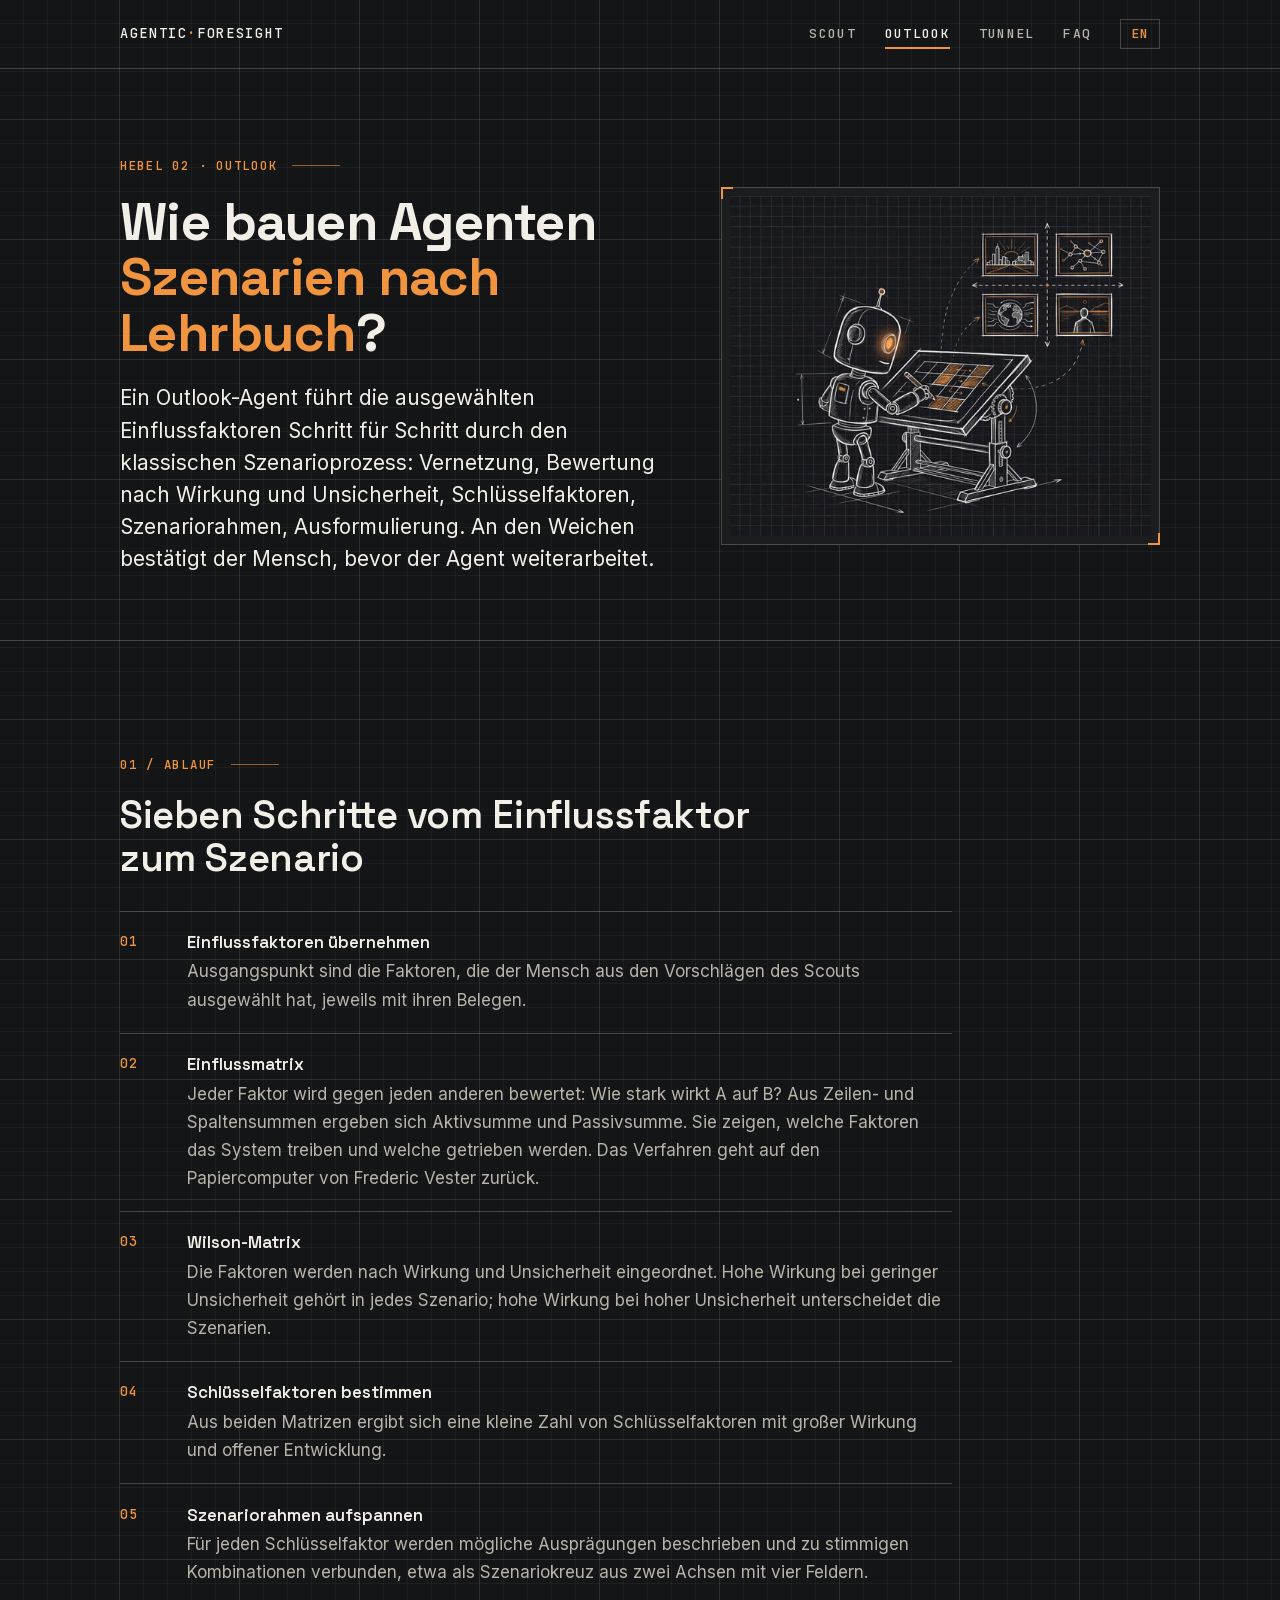
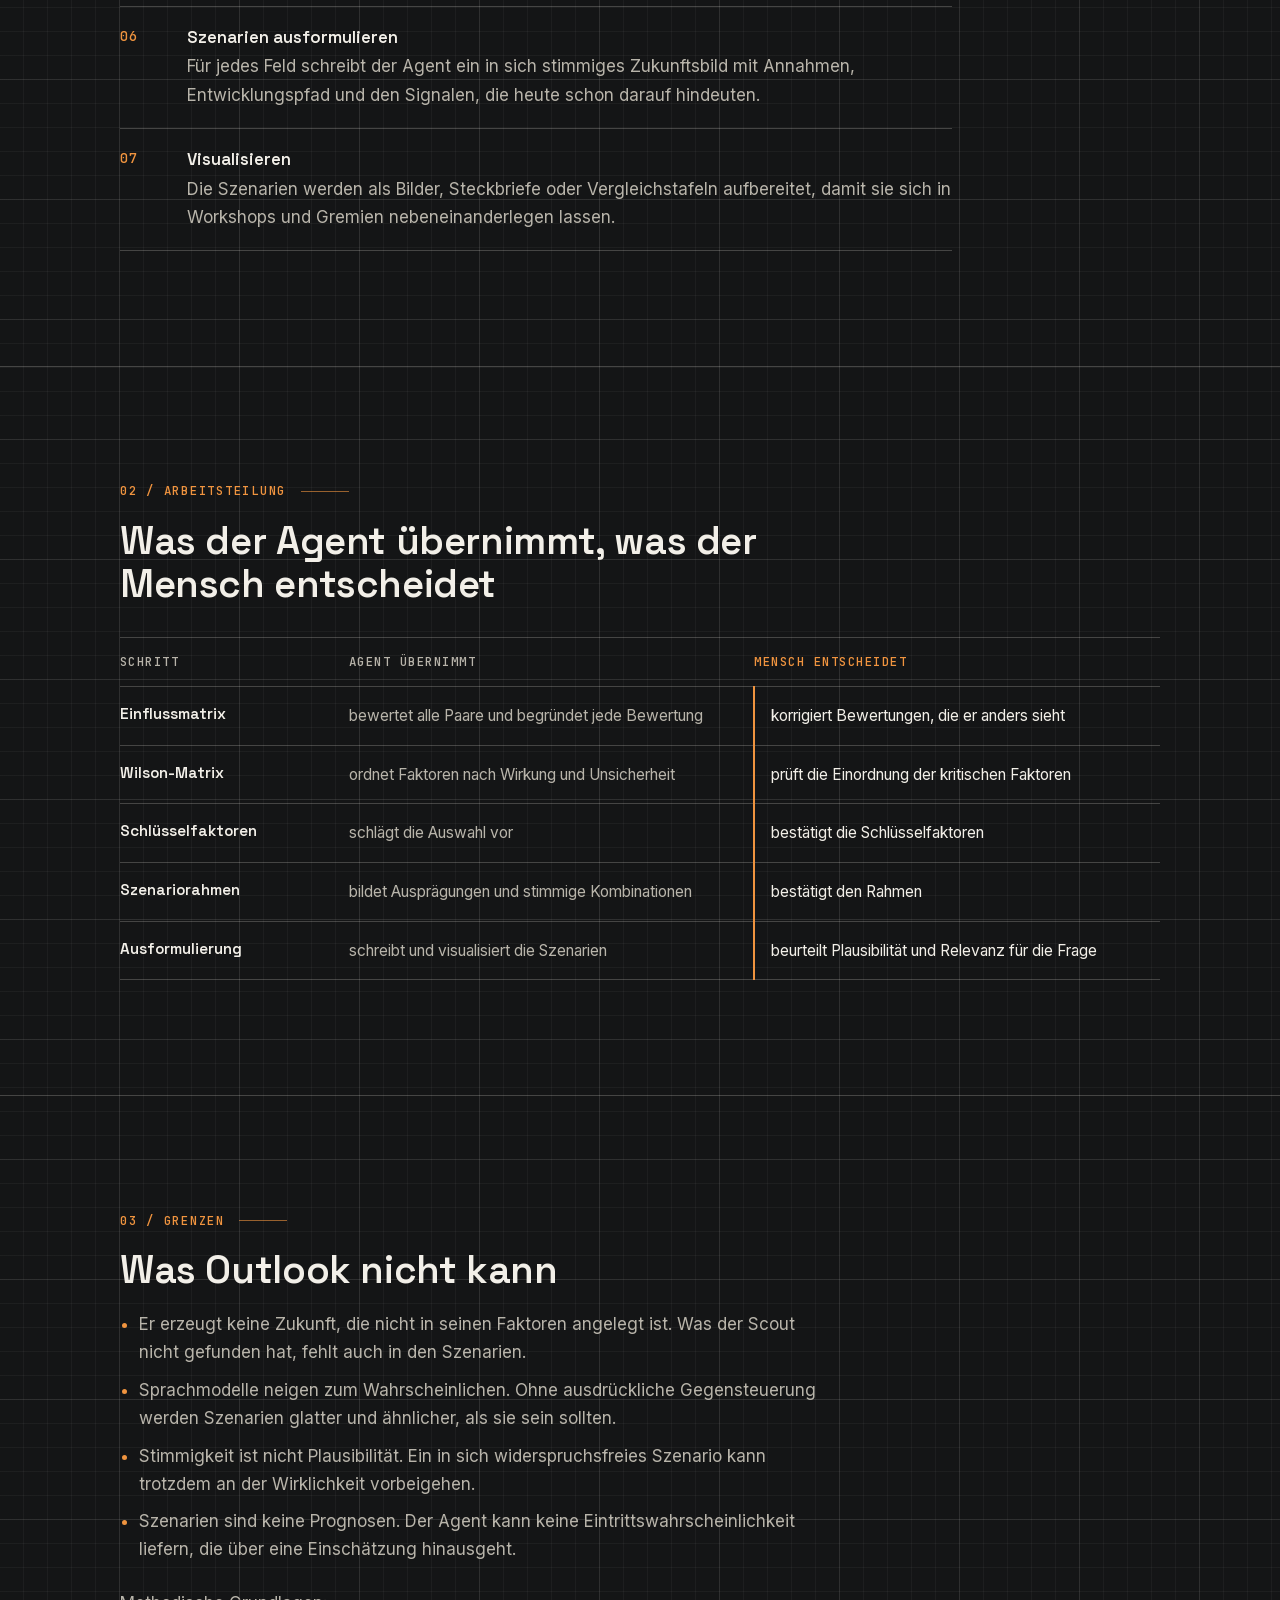
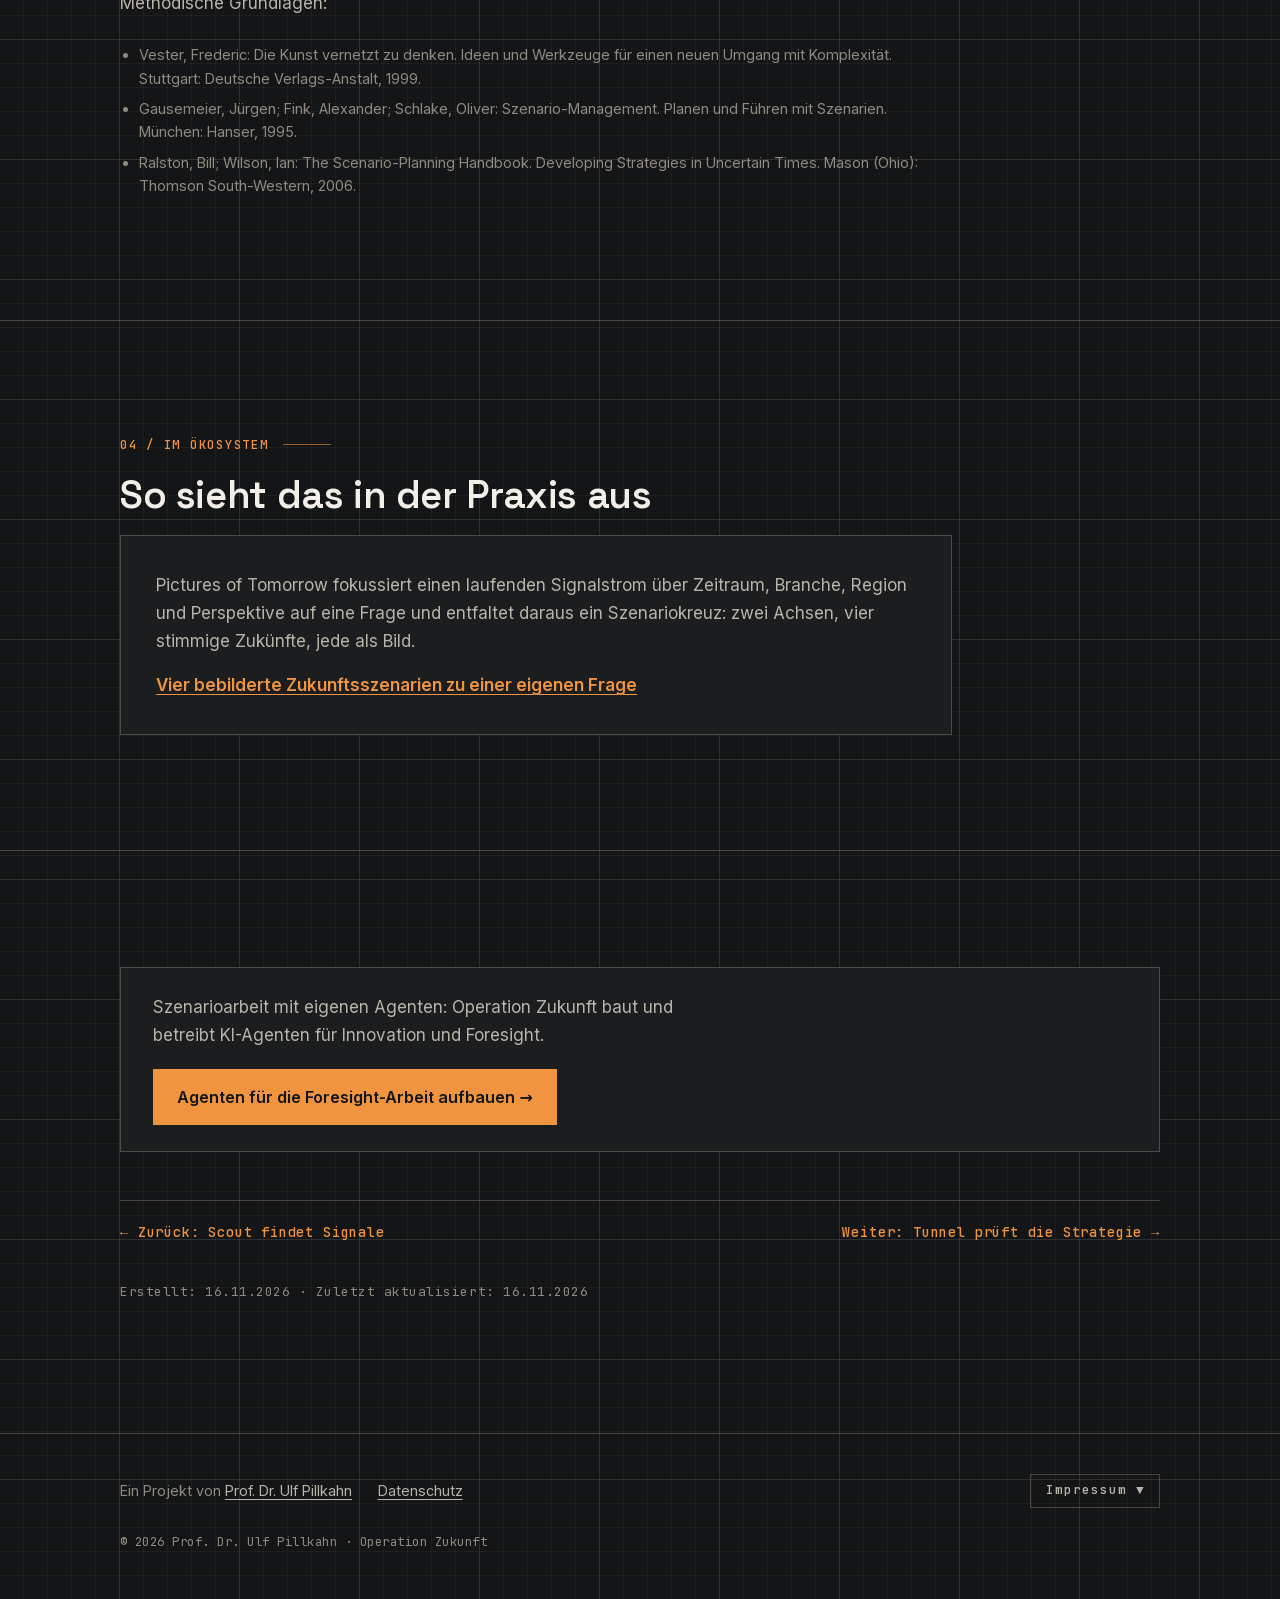
<file: outlook/index.html>
<!DOCTYPE html>
<html lang="de">
<head>
    <meta charset="UTF-8">
    <meta name="viewport" content="width=device-width, initial-scale=1">
    <title>Outlook: Wie KI-Agenten Szenarien nach Lehrbuch bauen</title>
    <meta name="description" content="Von Einflussfaktoren über Einflussmatrix und Wilson-Matrix zum Szenariorahmen: Wie der Outlook-Agent Szenarien baut und wo der Mensch entscheidet.">
    <meta name="robots" content="index, follow">
    <link rel="canonical" href="https://agentic-foresight.com/outlook/">
    <link rel="alternate" hreflang="de" href="https://agentic-foresight.com/outlook/">
    <link rel="alternate" hreflang="en" href="https://agentic-foresight.com/en/outlook/">
    <link rel="alternate" hreflang="x-default" href="https://agentic-foresight.com/outlook/">
    <meta property="og:type" content="article">
    <meta property="og:site_name" content="Agentic Foresight">
    <meta property="og:locale" content="de_DE">
    <meta property="og:locale:alternate" content="en_GB">
    <meta property="og:url" content="https://agentic-foresight.com/outlook/">
    <meta property="og:title" content="Outlook: Wie KI-Agenten Szenarien nach Lehrbuch bauen">
    <meta property="og:description" content="Von Einflussfaktoren über Einflussmatrix und Wilson-Matrix zum Szenariorahmen: Wie der Outlook-Agent Szenarien baut und wo der Mensch entscheidet.">
    <meta property="og:image" content="https://agentic-foresight.com/img/og-de.png">
    <meta property="og:image:width" content="1200">
    <meta property="og:image:height" content="630">
    <meta property="og:image:alt" content="Agentic Foresight: die Agenten Scout, Outlook und Tunnel als Konstruktionsskizze">
    <meta property="article:published_time" content="2026-11-16">
    <meta property="article:modified_time" content="2026-11-16">
    <meta property="article:author" content="https://pillkahn.de/">
    <meta name="twitter:card" content="summary_large_image">
    <meta name="twitter:creator" content="@Ulf_Pillkahn">
    <meta name="twitter:title" content="Outlook: Wie KI-Agenten Szenarien nach Lehrbuch bauen">
    <meta name="twitter:description" content="Von Einflussfaktoren über Einflussmatrix und Wilson-Matrix zum Szenariorahmen: Wie der Outlook-Agent Szenarien baut und wo der Mensch entscheidet.">
    <meta name="twitter:image" content="https://agentic-foresight.com/img/og-de.png">
    <meta name="twitter:image:alt" content="Agentic Foresight: die Agenten Scout, Outlook und Tunnel als Konstruktionsskizze">
    <meta name="theme-color" content="#141516">
    <link rel="preload" href="/fonts/space-grotesk-latin.woff2" as="font" type="font/woff2" crossorigin>
    <link rel="stylesheet" href="/css/style.css?v=2026-11-16">
    <link rel="icon" href="/favicon.svg" type="image/svg+xml">
    <!-- Strukturdaten: generiert von pflege/seo.py nach dem Cluster-Standard -->
    <script type="application/ld+json">
    {
      "@context": "https://schema.org",
      "@graph": [
        {
          "@type": "Person",
          "@id": "https://pillkahn.de/#person",
          "name": "Ulf Pillkahn",
          "honorificPrefix": "Prof. Dr.",
          "url": "https://pillkahn.de/",
          "sameAs": [
            "https://www.linkedin.com/in/prof-dr-ulf-pillkahn-1b7a6131/",
            "https://x.com/Ulf_Pillkahn",
            "https://www.youtube.com/@profandprompt"
          ]
        },
        {
          "@type": "Organization",
          "@id": "https://operation-zukunft.de/#organization",
          "name": "Operation Zukunft",
          "url": "https://operation-zukunft.de/",
          "founder": {
            "@id": "https://pillkahn.de/#person"
          }
        },
        {
          "@type": "WebSite",
          "@id": "https://agentic-foresight.com/#website",
          "url": "https://agentic-foresight.com/",
          "name": "Agentic Foresight",
          "inLanguage": [
            "de-DE",
            "en"
          ],
          "about": {
            "@id": "https://agentic-foresight.com/#term"
          },
          "author": {
            "@id": "https://pillkahn.de/#person"
          },
          "publisher": {
            "@id": "https://pillkahn.de/#person"
          }
        },
        {
          "@type": "DefinedTerm",
          "@id": "https://agentic-foresight.com/#term",
          "name": "Agentic Foresight",
          "description": "Agentic Foresight ist Foresight-Arbeit, in der spezialisierte KI-Agenten Signale suchen, Szenarien bauen und Strategien gegen diese Szenarien prüfen. Menschen stellen die Fragen, bewerten und entscheiden.",
          "url": "https://agentic-foresight.com/",
          "inLanguage": "de-DE",
          "creator": {
            "@id": "https://pillkahn.de/#person"
          },
          "subjectOf": {
            "@id": "https://papers.ssrn.com/sol3/papers.cfm?abstract_id=7322758"
          }
        },
        {
          "@type": "ScholarlyArticle",
          "@id": "https://papers.ssrn.com/sol3/papers.cfm?abstract_id=7322758",
          "name": "Flipped Foresight",
          "url": "https://papers.ssrn.com/sol3/papers.cfm?abstract_id=7322758",
          "sameAs": "https://doi.org/10.2139/ssrn.7322758",
          "author": {
            "@id": "https://pillkahn.de/#person"
          }
        },
        {
          "@type": "WebPage",
          "@id": "https://agentic-foresight.com/outlook/#webpage",
          "url": "https://agentic-foresight.com/outlook/",
          "name": "Outlook: Wie KI-Agenten Szenarien nach Lehrbuch bauen",
          "description": "Von Einflussfaktoren über Einflussmatrix und Wilson-Matrix zum Szenariorahmen: Wie der Outlook-Agent Szenarien baut und wo der Mensch entscheidet.",
          "inLanguage": "de-DE",
          "isPartOf": {
            "@id": "https://agentic-foresight.com/#website"
          },
          "about": {
            "@id": "https://agentic-foresight.com/#term"
          },
          "breadcrumb": {
            "@id": "https://agentic-foresight.com/outlook/#breadcrumb"
          },
          "datePublished": "2026-11-16",
          "dateModified": "2026-11-16"
        },
        {
          "@type": "BreadcrumbList",
          "@id": "https://agentic-foresight.com/outlook/#breadcrumb",
          "itemListElement": [
            {
              "@type": "ListItem",
              "position": 1,
              "name": "Start",
              "item": "https://agentic-foresight.com/"
            },
            {
              "@type": "ListItem",
              "position": 2,
              "name": "Outlook",
              "item": "https://agentic-foresight.com/outlook/"
            }
          ]
        },
        {
          "@type": "Article",
          "@id": "https://agentic-foresight.com/outlook/#article",
          "headline": "Wie bauen Agenten Szenarien nach Lehrbuch?",
          "description": "Von Einflussfaktoren über Einflussmatrix und Wilson-Matrix zum Szenariorahmen: Wie der Outlook-Agent Szenarien baut und wo der Mensch entscheidet.",
          "url": "https://agentic-foresight.com/outlook/",
          "mainEntityOfPage": {
            "@id": "https://agentic-foresight.com/outlook/#webpage"
          },
          "isPartOf": {
            "@id": "https://agentic-foresight.com/#website"
          },
          "about": {
            "@id": "https://agentic-foresight.com/#term"
          },
          "inLanguage": "de-DE",
          "datePublished": "2026-11-16",
          "dateModified": "2026-11-16",
          "image": "https://agentic-foresight.com/img/og-de.png",
          "author": {
            "@id": "https://pillkahn.de/#person"
          },
          "publisher": {
            "@id": "https://pillkahn.de/#person"
          }
        }
      ]
    }
    </script>
</head>
<body>
<a class="sprungmarke" href="#inhalt">Zum Inhalt springen</a>

<!-- kopf -->
<header class="kopf">
  <div class="huelle">
    <a class="marke" href="/">Agentic<b>·</b>Foresight</a>
    <nav class="nav" aria-label="Hauptnavigation">
      <a href="/scout/">Scout</a>
      <a href="/outlook/" aria-current="page">Outlook</a>
      <a href="/tunnel/">Tunnel</a>
      <a href="/faq/">FAQ</a>
      <a class="sprache" href="/en/outlook/" hreflang="en" lang="en" data-track="sprache-en">EN</a>
    </nav>
  </div>
</header>
<!-- /kopf -->

<main id="inhalt">

<section class="seite-auftakt">
  <div class="huelle">
    <div>
      <p class="label">Hebel 02 · Outlook</p>
      <h1>Wie bauen Agenten <span>Szenarien nach Lehrbuch</span>?</h1>
      <p class="antwort">Ein Outlook-Agent führt die ausgewählten Einflussfaktoren Schritt für Schritt durch den klassischen Szenarioprozess: Vernetzung, Bewertung nach Wirkung und Unsicherheit, Schlüsselfaktoren, Szenariorahmen, Ausformulierung. An den Weichen bestätigt der Mensch, bevor der Agent weiterarbeitet.</p>
    </div>
    <figure class="blatt">
      <!-- figur:outlook:seite -->
<picture>
  <source type="image/avif" srcset="/img/outlook-560.avif 560w, /img/outlook-760.avif 760w, /img/outlook.avif 1000w" sizes="(max-width: 900px) 92vw, 470px">
  <source type="image/webp" srcset="/img/outlook-560.webp 560w, /img/outlook-760.webp 760w, /img/outlook.webp 1000w" sizes="(max-width: 900px) 92vw, 470px">
  <img src="/img/outlook.webp" alt="Skizze: Ein Roboter zeichnet am Zeichentisch eine Einflussmatrix; gestrichelte Pfeile führen zu vier Szenariotafeln im Szenariokreuz." width="1000" height="806" fetchpriority="high" decoding="async">
</picture>
<!-- /figur -->
    </figure>
  </div>
</section>

<section class="sektion">
  <div class="huelle">
    <p class="label">01 / Ablauf</p>
    <h2>Sieben Schritte vom Einflussfaktor zum Szenario</h2>
    <ol class="schritte">
      <li><div><b>Einflussfaktoren übernehmen</b><p>Ausgangspunkt sind die Faktoren, die der Mensch aus den Vorschlägen des Scouts ausgewählt hat, jeweils mit ihren Belegen.</p></div></li>
      <li><div><b>Einflussmatrix</b><p>Jeder Faktor wird gegen jeden anderen bewertet: Wie stark wirkt A auf B? Aus Zeilen- und Spaltensummen ergeben sich Aktivsumme und Passivsumme. Sie zeigen, welche Faktoren das System treiben und welche getrieben werden. Das Verfahren geht auf den Papiercomputer von Frederic Vester zurück.</p></div></li>
      <li><div><b>Wilson-Matrix</b><p>Die Faktoren werden nach Wirkung und Unsicherheit eingeordnet. Hohe Wirkung bei geringer Unsicherheit gehört in jedes Szenario; hohe Wirkung bei hoher Unsicherheit unterscheidet die Szenarien.</p></div></li>
      <li><div><b>Schlüsselfaktoren bestimmen</b><p>Aus beiden Matrizen ergibt sich eine kleine Zahl von Schlüsselfaktoren mit großer Wirkung und offener Entwicklung.</p></div></li>
      <li><div><b>Szenariorahmen aufspannen</b><p>Für jeden Schlüsselfaktor werden mögliche Ausprägungen beschrieben und zu stimmigen Kombinationen verbunden, etwa als Szenariokreuz aus zwei Achsen mit vier Feldern.</p></div></li>
      <li><div><b>Szenarien ausformulieren</b><p>Für jedes Feld schreibt der Agent ein in sich stimmiges Zukunftsbild mit Annahmen, Entwicklungspfad und den Signalen, die heute schon darauf hindeuten.</p></div></li>
      <li><div><b>Visualisieren</b><p>Die Szenarien werden als Bilder, Steckbriefe oder Vergleichstafeln aufbereitet, damit sie sich in Workshops und Gremien nebeneinanderlegen lassen.</p></div></li>
    </ol>
  </div>
</section>

<section class="sektion">
  <div class="huelle">
    <p class="label">02 / Arbeitsteilung</p>
    <h2>Was der Agent übernimmt, was der Mensch entscheidet</h2>
    <div class="tabelle-huelle" role="region" aria-label="Arbeitsteilung Outlook" tabindex="0">
      <table class="rollen">
        <thead><tr><th scope="col">Schritt</th><th scope="col">Agent übernimmt</th><th scope="col" class="mensch">Mensch entscheidet</th></tr></thead>
        <tbody>
          <tr><th scope="row">Einflussmatrix</th><td>bewertet alle Paare und begründet jede Bewertung</td><td class="mensch">korrigiert Bewertungen, die er anders sieht</td></tr>
          <tr><th scope="row">Wilson-Matrix</th><td>ordnet Faktoren nach Wirkung und Unsicherheit</td><td class="mensch">prüft die Einordnung der kritischen Faktoren</td></tr>
          <tr><th scope="row">Schlüsselfaktoren</th><td>schlägt die Auswahl vor</td><td class="mensch">bestätigt die Schlüsselfaktoren</td></tr>
          <tr><th scope="row">Szenariorahmen</th><td>bildet Ausprägungen und stimmige Kombinationen</td><td class="mensch">bestätigt den Rahmen</td></tr>
          <tr><th scope="row">Ausformulierung</th><td>schreibt und visualisiert die Szenarien</td><td class="mensch">beurteilt Plausibilität und Relevanz für die Frage</td></tr>
        </tbody>
      </table>
    </div>
  </div>
</section>

<section class="sektion">
  <div class="huelle">
    <p class="label">03 / Grenzen</p>
    <h2>Was Outlook nicht kann</h2>
    <ul class="liste">
      <li>Er erzeugt keine Zukunft, die nicht in seinen Faktoren angelegt ist. Was der Scout nicht gefunden hat, fehlt auch in den Szenarien.</li>
      <li>Sprachmodelle neigen zum Wahrscheinlichen. Ohne ausdrückliche Gegensteuerung werden Szenarien glatter und ähnlicher, als sie sein sollten.</li>
      <li>Stimmigkeit ist nicht Plausibilität. Ein in sich widerspruchsfreies Szenario kann trotzdem an der Wirklichkeit vorbeigehen.</li>
      <li>Szenarien sind keine Prognosen. Der Agent kann keine Eintrittswahrscheinlichkeit liefern, die über eine Einschätzung hinausgeht.</li>
    </ul>
    <p class="nachsatz lese zweit">Methodische Grundlagen:</p>
    <ul class="quellen">
      <li>Vester, Frederic: Die Kunst vernetzt zu denken. Ideen und Werkzeuge für einen neuen Umgang mit Komplexität. Stuttgart: Deutsche Verlags-Anstalt, 1999.</li>
      <li>Gausemeier, Jürgen; Fink, Alexander; Schlake, Oliver: Szenario-Management. Planen und Führen mit Szenarien. München: Hanser, 1995.</li>
      <li>Ralston, Bill; Wilson, Ian: The Scenario-Planning Handbook. Developing Strategies in Uncertain Times. Mason (Ohio): Thomson South-Western, 2006.</li>
    </ul>
  </div>
</section>

<section class="sektion">
  <div class="huelle">
    <p class="label">04 / Im Ökosystem</p>
    <h2>So sieht das in der Praxis aus</h2>
    <div class="werkzeug">
      <p>Pictures of Tomorrow fokussiert einen laufenden Signalstrom über Zeitraum, Branche, Region und Perspektive auf eine Frage und entfaltet daraus ein Szenariokreuz: zwei Achsen, vier stimmige Zukünfte, jede als Bild.</p>
      <p><a href="https://www.picturesoftomorrow.com/">Vier bebilderte Zukunftsszenarien zu einer eigenen Frage</a></p>
    </div>
  </div>
</section>

<div class="sektion">
  <div class="huelle">
    <div class="aufruf-knapp">
      <p>Szenarioarbeit mit eigenen Agenten: Operation Zukunft baut und betreibt KI-Agenten für Innovation und Foresight.</p>
      <a class="knopf" href="https://operation-zukunft.de/#angebote" data-track="cta-angebot">Agenten für die Foresight-Arbeit aufbauen →</a>
    </div>
    <nav class="weiterblaettern" aria-label="Weitere Hebel">
      <a href="/scout/" data-track="hebel-scout">← Zurück: Scout findet Signale</a>
      <a href="/tunnel/" data-track="hebel-tunnel">Weiter: Tunnel prüft die Strategie →</a>
    </nav>
    <p class="stand">Erstellt: 16.11.2026 · Zuletzt aktualisiert: 16.11.2026</p>
  </div>
</div>

</main>

<!-- fuss -->
<footer class="fuss">
  <div class="huelle">
    <div class="fuss-zeile">
      <div class="fuss-links">
        <p class="cluster-hinweis">Ein Projekt von <a href="https://pillkahn.de/">Prof. Dr. Ulf Pillkahn</a></p>
        <a href="/datenschutz/" data-track="datenschutz">Datenschutz</a>
      </div>
      <button class="impressum-toggle" type="button" aria-expanded="false" aria-controls="impressum" data-text="Impressum">Impressum ▼</button>
    </div>
    <div id="impressum" class="impressum">
      <h2>Impressum</h2>
      <p><strong>Angaben gemäß § 5 DDG</strong></p>
      <p>Prof. Dr. Ulf Pillkahn<br>Maxhofstraße 28<br>81475 München</p>
      <p><strong>Kontakt:</strong> <a href="mailto:info@operation-zukunft.de">info@operation-zukunft.de</a></p>
      <p><strong>Verantwortlich für den Inhalt nach § 18 Abs. 2 MStV:</strong><br>Prof. Dr. Ulf Pillkahn</p>
      <p><strong>Haftungsausschluss:</strong> Die Inhalte dieser Seiten wurden mit größter Sorgfalt erstellt. Für die Richtigkeit, Vollständigkeit und Aktualität der Inhalte kann jedoch keine Gewähr übernommen werden. Als Diensteanbieter ist Prof. Dr. Ulf Pillkahn gemäß § 7 Abs. 1 DDG für eigene Inhalte auf diesen Seiten nach den allgemeinen Gesetzen verantwortlich, nach §§ 8 bis 10 DDG jedoch nicht verpflichtet, übermittelte oder gespeicherte fremde Informationen zu überwachen oder nach Umständen zu forschen, die auf eine rechtswidrige Tätigkeit hinweisen. Für die Inhalte verlinkter externer Seiten sind ausschließlich deren Betreiber verantwortlich.</p>
    </div>
    <p class="copy">© 2026 Prof. Dr. Ulf Pillkahn · Operation Zukunft</p>
  </div>
</footer>
<!-- /fuss -->

<script src="/js/main.js?v=2026-11-16" defer></script>
<script src="/js/track.js?v=2026-11-16" defer></script>
</body>
</html>
</file>
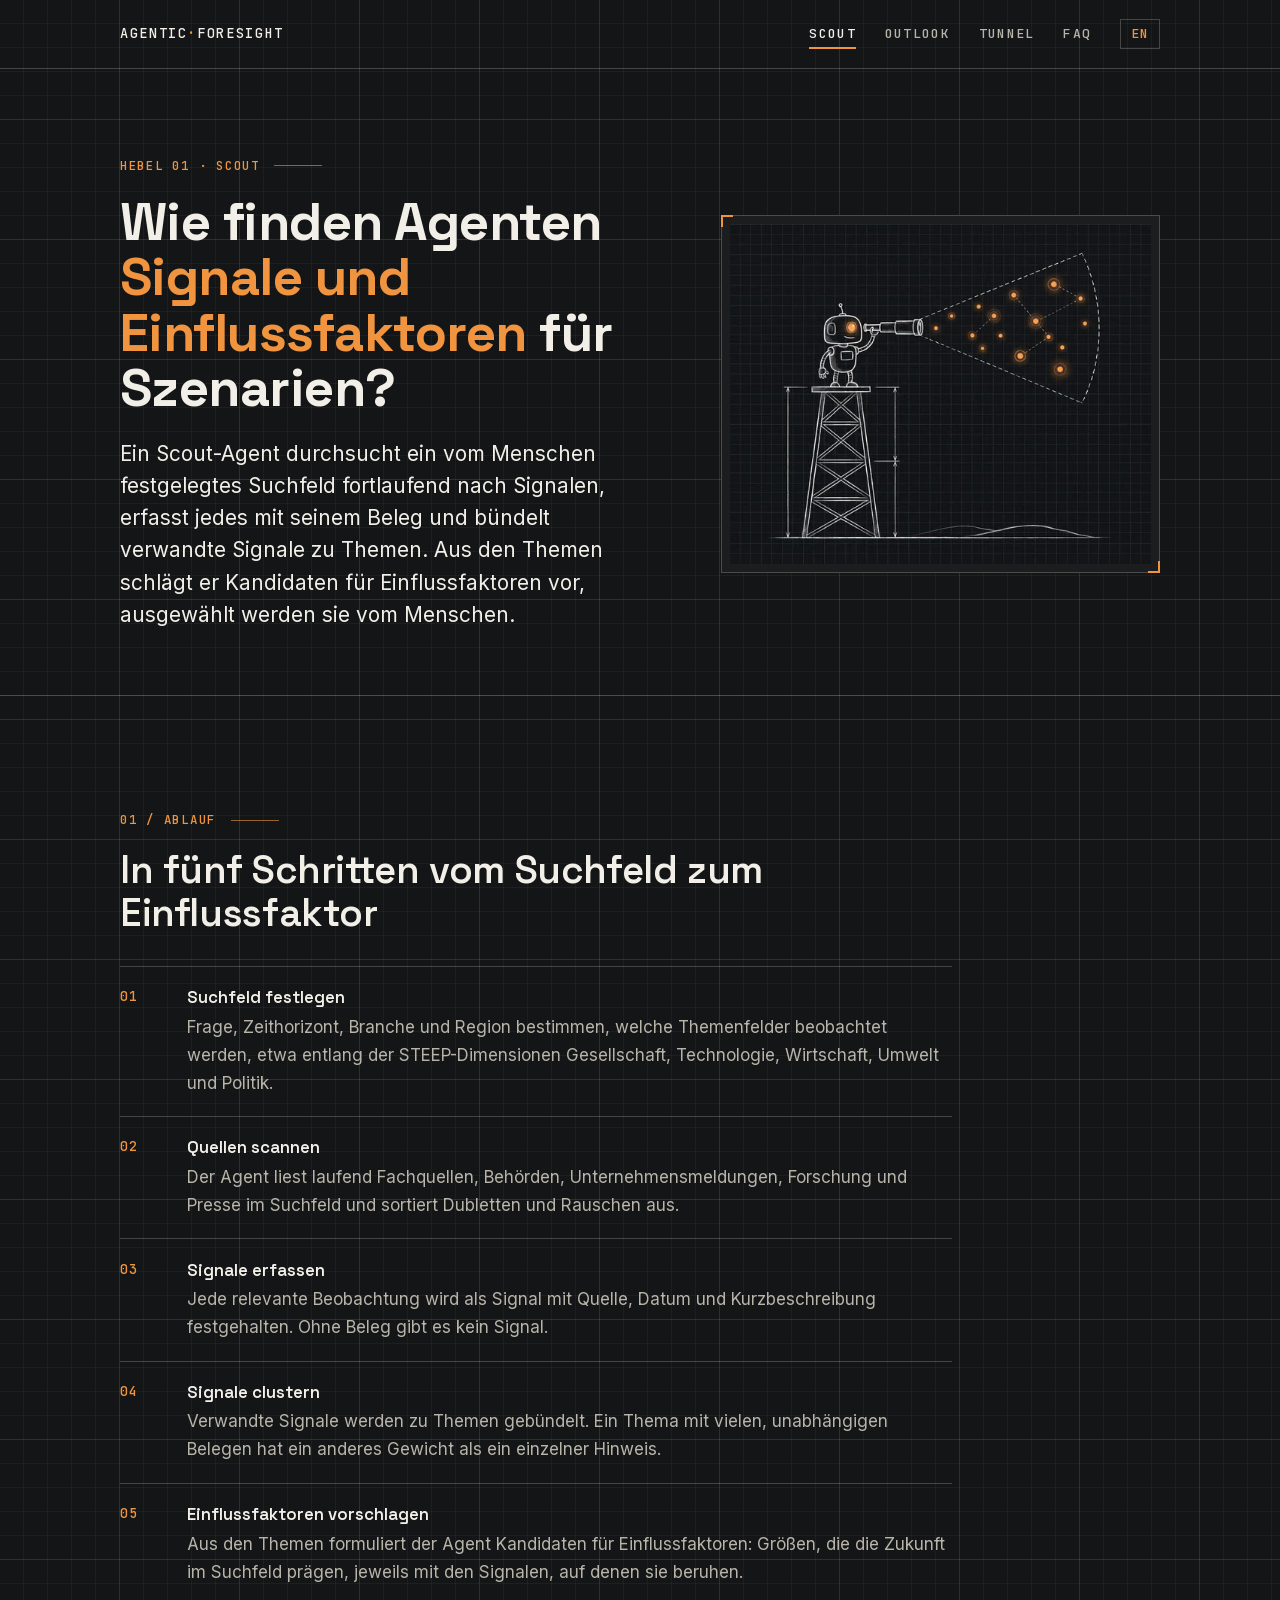
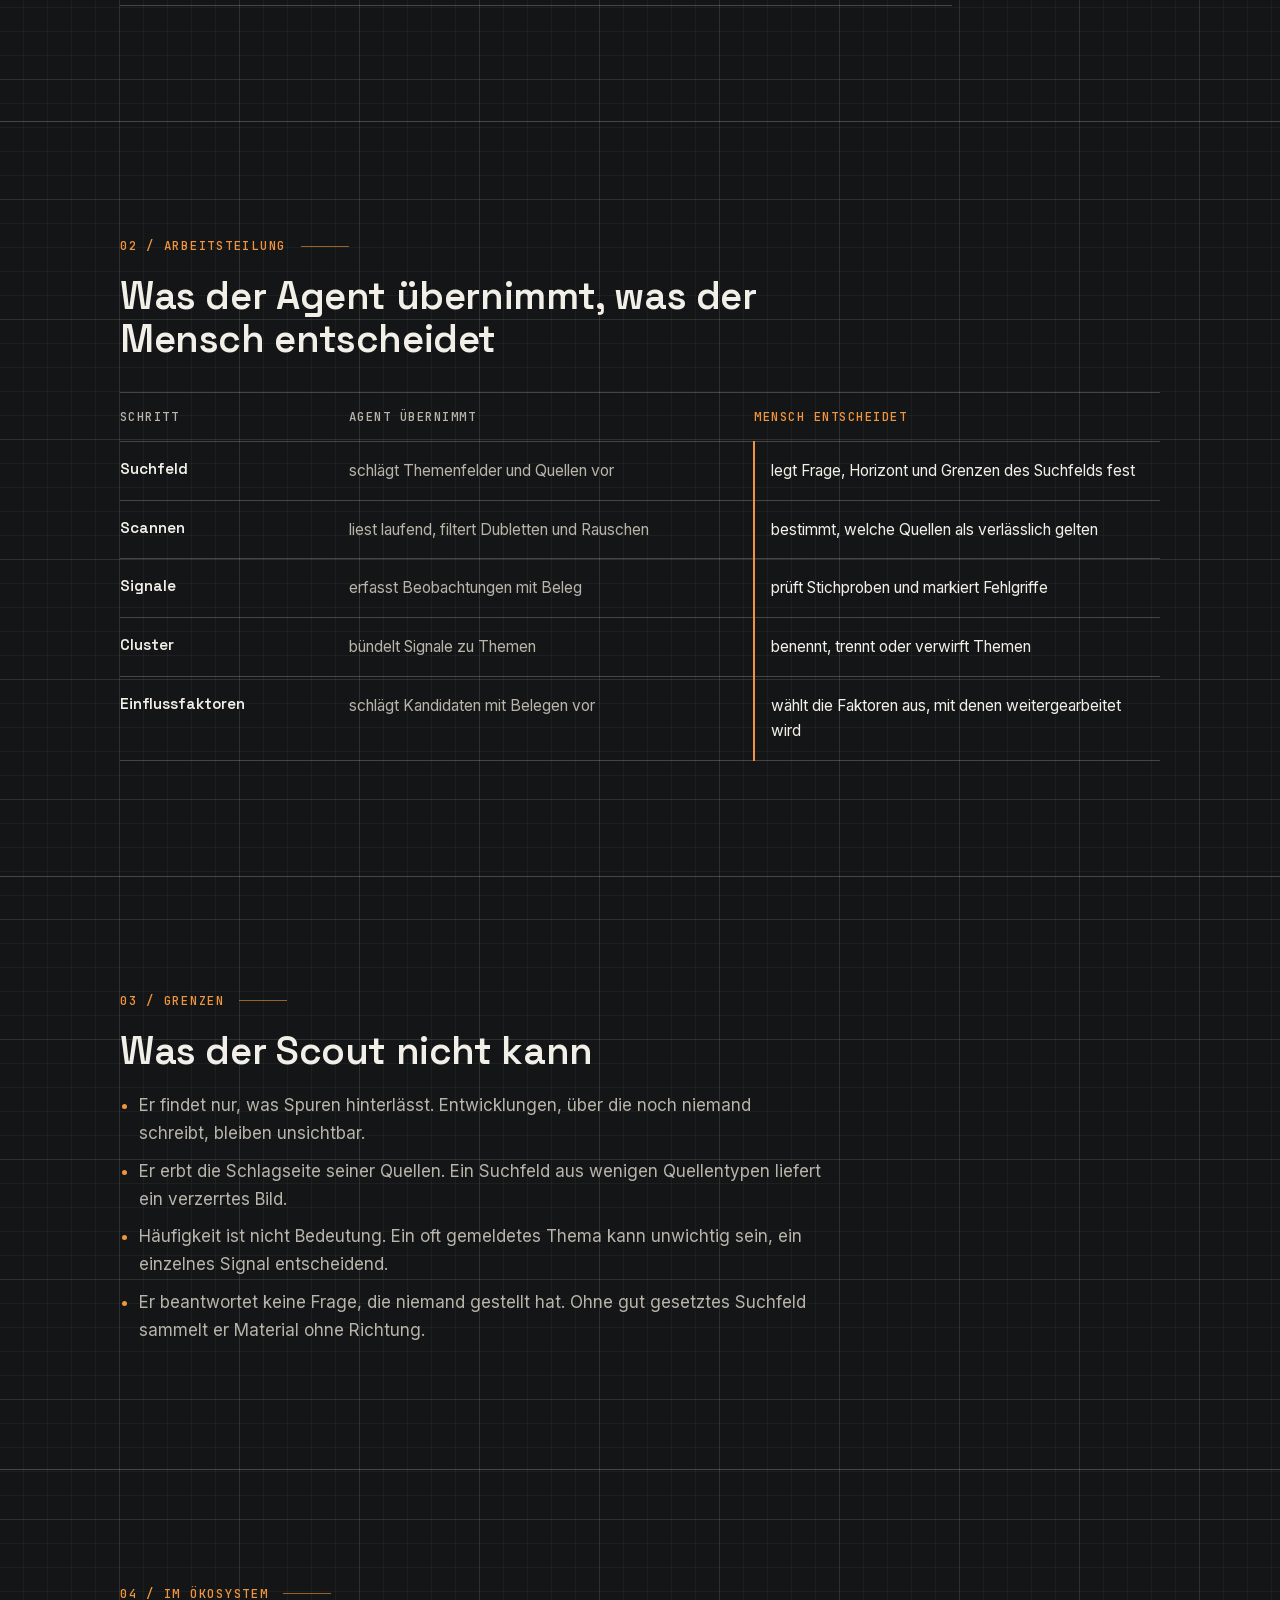
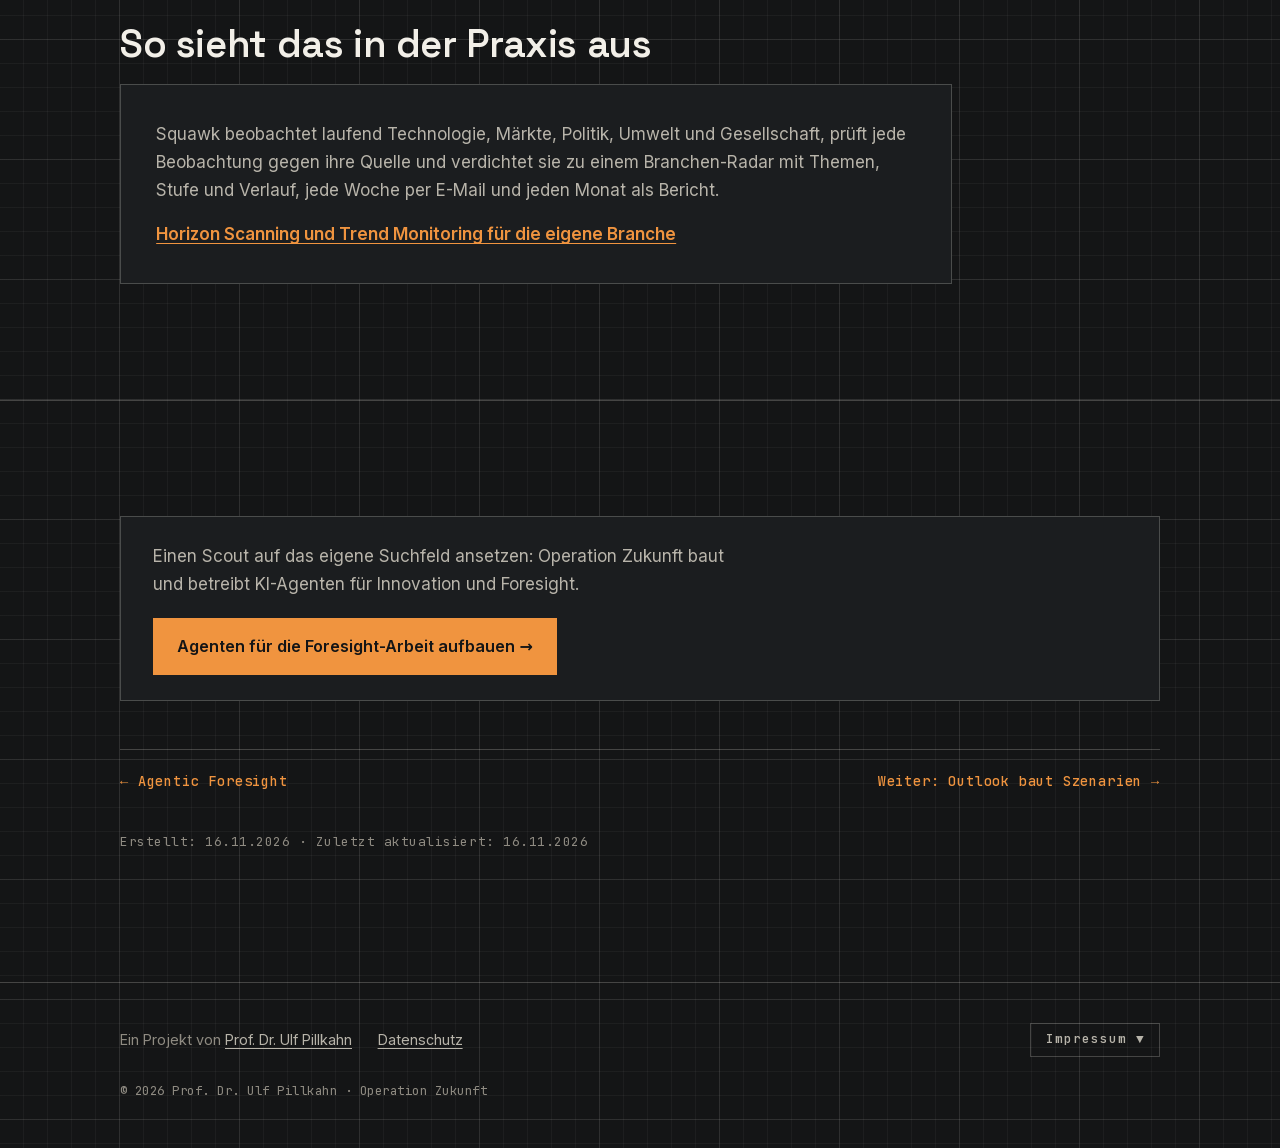
<file: scout/index.html>
<!DOCTYPE html>
<html lang="de">
<head>
    <meta charset="UTF-8">
    <meta name="viewport" content="width=device-width, initial-scale=1">
    <title>Scout: Wie KI-Agenten Signale für Szenarien finden</title>
    <meta name="description" content="Der Scout-Agent durchsucht ein Suchfeld, erfasst Signale mit Belegen und schlägt Einflussfaktoren vor. Was er übernimmt, was der Mensch entscheidet.">
    <meta name="robots" content="index, follow">
    <link rel="canonical" href="https://agentic-foresight.com/scout/">
    <link rel="alternate" hreflang="de" href="https://agentic-foresight.com/scout/">
    <link rel="alternate" hreflang="en" href="https://agentic-foresight.com/en/scout/">
    <link rel="alternate" hreflang="x-default" href="https://agentic-foresight.com/scout/">
    <meta property="og:type" content="article">
    <meta property="og:site_name" content="Agentic Foresight">
    <meta property="og:locale" content="de_DE">
    <meta property="og:locale:alternate" content="en_GB">
    <meta property="og:url" content="https://agentic-foresight.com/scout/">
    <meta property="og:title" content="Scout: Wie KI-Agenten Signale für Szenarien finden">
    <meta property="og:description" content="Der Scout-Agent durchsucht ein Suchfeld, erfasst Signale mit Belegen und schlägt Einflussfaktoren vor. Was er übernimmt, was der Mensch entscheidet.">
    <meta property="og:image" content="https://agentic-foresight.com/img/og-de.png">
    <meta property="og:image:width" content="1200">
    <meta property="og:image:height" content="630">
    <meta property="og:image:alt" content="Agentic Foresight: die Agenten Scout, Outlook und Tunnel als Konstruktionsskizze">
    <meta property="article:published_time" content="2026-11-16">
    <meta property="article:modified_time" content="2026-11-16">
    <meta property="article:author" content="https://pillkahn.de/">
    <meta name="twitter:card" content="summary_large_image">
    <meta name="twitter:creator" content="@Ulf_Pillkahn">
    <meta name="twitter:title" content="Scout: Wie KI-Agenten Signale für Szenarien finden">
    <meta name="twitter:description" content="Der Scout-Agent durchsucht ein Suchfeld, erfasst Signale mit Belegen und schlägt Einflussfaktoren vor. Was er übernimmt, was der Mensch entscheidet.">
    <meta name="twitter:image" content="https://agentic-foresight.com/img/og-de.png">
    <meta name="twitter:image:alt" content="Agentic Foresight: die Agenten Scout, Outlook und Tunnel als Konstruktionsskizze">
    <meta name="theme-color" content="#141516">
    <link rel="preload" href="/fonts/space-grotesk-latin.woff2" as="font" type="font/woff2" crossorigin>
    <link rel="stylesheet" href="/css/style.css?v=2026-11-16">
    <link rel="icon" href="/favicon.svg" type="image/svg+xml">
    <!-- Strukturdaten: generiert von pflege/seo.py nach dem Cluster-Standard -->
    <script type="application/ld+json">
    {
      "@context": "https://schema.org",
      "@graph": [
        {
          "@type": "Person",
          "@id": "https://pillkahn.de/#person",
          "name": "Ulf Pillkahn",
          "honorificPrefix": "Prof. Dr.",
          "url": "https://pillkahn.de/",
          "sameAs": [
            "https://www.linkedin.com/in/prof-dr-ulf-pillkahn-1b7a6131/",
            "https://x.com/Ulf_Pillkahn",
            "https://www.youtube.com/@profandprompt"
          ]
        },
        {
          "@type": "Organization",
          "@id": "https://operation-zukunft.de/#organization",
          "name": "Operation Zukunft",
          "url": "https://operation-zukunft.de/",
          "founder": {
            "@id": "https://pillkahn.de/#person"
          }
        },
        {
          "@type": "WebSite",
          "@id": "https://agentic-foresight.com/#website",
          "url": "https://agentic-foresight.com/",
          "name": "Agentic Foresight",
          "inLanguage": [
            "de-DE",
            "en"
          ],
          "about": {
            "@id": "https://agentic-foresight.com/#term"
          },
          "author": {
            "@id": "https://pillkahn.de/#person"
          },
          "publisher": {
            "@id": "https://pillkahn.de/#person"
          }
        },
        {
          "@type": "DefinedTerm",
          "@id": "https://agentic-foresight.com/#term",
          "name": "Agentic Foresight",
          "description": "Agentic Foresight ist Foresight-Arbeit, in der spezialisierte KI-Agenten Signale suchen, Szenarien bauen und Strategien gegen diese Szenarien prüfen. Menschen stellen die Fragen, bewerten und entscheiden.",
          "url": "https://agentic-foresight.com/",
          "inLanguage": "de-DE",
          "creator": {
            "@id": "https://pillkahn.de/#person"
          },
          "subjectOf": {
            "@id": "https://papers.ssrn.com/sol3/papers.cfm?abstract_id=7322758"
          }
        },
        {
          "@type": "ScholarlyArticle",
          "@id": "https://papers.ssrn.com/sol3/papers.cfm?abstract_id=7322758",
          "name": "Flipped Foresight",
          "url": "https://papers.ssrn.com/sol3/papers.cfm?abstract_id=7322758",
          "sameAs": "https://doi.org/10.2139/ssrn.7322758",
          "author": {
            "@id": "https://pillkahn.de/#person"
          }
        },
        {
          "@type": "WebPage",
          "@id": "https://agentic-foresight.com/scout/#webpage",
          "url": "https://agentic-foresight.com/scout/",
          "name": "Scout: Wie KI-Agenten Signale für Szenarien finden",
          "description": "Der Scout-Agent durchsucht ein Suchfeld, erfasst Signale mit Belegen und schlägt Einflussfaktoren vor. Was er übernimmt, was der Mensch entscheidet.",
          "inLanguage": "de-DE",
          "isPartOf": {
            "@id": "https://agentic-foresight.com/#website"
          },
          "about": {
            "@id": "https://agentic-foresight.com/#term"
          },
          "breadcrumb": {
            "@id": "https://agentic-foresight.com/scout/#breadcrumb"
          },
          "datePublished": "2026-11-16",
          "dateModified": "2026-11-16"
        },
        {
          "@type": "BreadcrumbList",
          "@id": "https://agentic-foresight.com/scout/#breadcrumb",
          "itemListElement": [
            {
              "@type": "ListItem",
              "position": 1,
              "name": "Start",
              "item": "https://agentic-foresight.com/"
            },
            {
              "@type": "ListItem",
              "position": 2,
              "name": "Scout",
              "item": "https://agentic-foresight.com/scout/"
            }
          ]
        },
        {
          "@type": "Article",
          "@id": "https://agentic-foresight.com/scout/#article",
          "headline": "Wie finden Agenten Signale und Einflussfaktoren für Szenarien?",
          "description": "Der Scout-Agent durchsucht ein Suchfeld, erfasst Signale mit Belegen und schlägt Einflussfaktoren vor. Was er übernimmt, was der Mensch entscheidet.",
          "url": "https://agentic-foresight.com/scout/",
          "mainEntityOfPage": {
            "@id": "https://agentic-foresight.com/scout/#webpage"
          },
          "isPartOf": {
            "@id": "https://agentic-foresight.com/#website"
          },
          "about": {
            "@id": "https://agentic-foresight.com/#term"
          },
          "inLanguage": "de-DE",
          "datePublished": "2026-11-16",
          "dateModified": "2026-11-16",
          "image": "https://agentic-foresight.com/img/og-de.png",
          "author": {
            "@id": "https://pillkahn.de/#person"
          },
          "publisher": {
            "@id": "https://pillkahn.de/#person"
          }
        }
      ]
    }
    </script>
</head>
<body>
<a class="sprungmarke" href="#inhalt">Zum Inhalt springen</a>

<!-- kopf -->
<header class="kopf">
  <div class="huelle">
    <a class="marke" href="/">Agentic<b>·</b>Foresight</a>
    <nav class="nav" aria-label="Hauptnavigation">
      <a href="/scout/" aria-current="page">Scout</a>
      <a href="/outlook/">Outlook</a>
      <a href="/tunnel/">Tunnel</a>
      <a href="/faq/">FAQ</a>
      <a class="sprache" href="/en/scout/" hreflang="en" lang="en" data-track="sprache-en">EN</a>
    </nav>
  </div>
</header>
<!-- /kopf -->

<main id="inhalt">

<section class="seite-auftakt">
  <div class="huelle">
    <div>
      <p class="label">Hebel 01 · Scout</p>
      <h1>Wie finden Agenten <span>Signale und Einflussfaktoren</span> für Szenarien?</h1>
      <p class="antwort">Ein Scout-Agent durchsucht ein vom Menschen festgelegtes Suchfeld fortlaufend nach Signalen, erfasst jedes mit seinem Beleg und bündelt verwandte Signale zu Themen. Aus den Themen schlägt er Kandidaten für Einflussfaktoren vor, ausgewählt werden sie vom Menschen.</p>
    </div>
    <figure class="blatt">
      <!-- figur:scout:seite -->
<picture>
  <source type="image/avif" srcset="/img/scout-560.avif 560w, /img/scout-760.avif 760w, /img/scout.avif 1000w" sizes="(max-width: 900px) 92vw, 470px">
  <source type="image/webp" srcset="/img/scout-560.webp 560w, /img/scout-760.webp 760w, /img/scout.webp 1000w" sizes="(max-width: 900px) 92vw, 470px">
  <img src="/img/scout.webp" alt="Skizze: Ein kleiner Roboter steht auf einem Gitterturm und blickt durch ein Fernrohr in ein gestricheltes Suchfeld voller orangefarbener Signalpunkte." width="1000" height="806" fetchpriority="high" decoding="async">
</picture>
<!-- /figur -->
    </figure>
  </div>
</section>

<section class="sektion">
  <div class="huelle">
    <p class="label">01 / Ablauf</p>
    <h2>In fünf Schritten vom Suchfeld zum Einflussfaktor</h2>
    <ol class="schritte">
      <li><div><b>Suchfeld festlegen</b><p>Frage, Zeithorizont, Branche und Region bestimmen, welche Themenfelder beobachtet werden, etwa entlang der STEEP-Dimensionen Gesellschaft, Technologie, Wirtschaft, Umwelt und Politik.</p></div></li>
      <li><div><b>Quellen scannen</b><p>Der Agent liest laufend Fachquellen, Behörden, Unternehmensmeldungen, Forschung und Presse im Suchfeld und sortiert Dubletten und Rauschen aus.</p></div></li>
      <li><div><b>Signale erfassen</b><p>Jede relevante Beobachtung wird als Signal mit Quelle, Datum und Kurzbeschreibung festgehalten. Ohne Beleg gibt es kein Signal.</p></div></li>
      <li><div><b>Signale clustern</b><p>Verwandte Signale werden zu Themen gebündelt. Ein Thema mit vielen, unabhängigen Belegen hat ein anderes Gewicht als ein einzelner Hinweis.</p></div></li>
      <li><div><b>Einflussfaktoren vorschlagen</b><p>Aus den Themen formuliert der Agent Kandidaten für Einflussfaktoren: Größen, die die Zukunft im Suchfeld prägen, jeweils mit den Signalen, auf denen sie beruhen.</p></div></li>
    </ol>
  </div>
</section>

<section class="sektion">
  <div class="huelle">
    <p class="label">02 / Arbeitsteilung</p>
    <h2>Was der Agent übernimmt, was der Mensch entscheidet</h2>
    <div class="tabelle-huelle" role="region" aria-label="Arbeitsteilung Scout" tabindex="0">
      <table class="rollen">
        <thead><tr><th scope="col">Schritt</th><th scope="col">Agent übernimmt</th><th scope="col" class="mensch">Mensch entscheidet</th></tr></thead>
        <tbody>
          <tr><th scope="row">Suchfeld</th><td>schlägt Themenfelder und Quellen vor</td><td class="mensch">legt Frage, Horizont und Grenzen des Suchfelds fest</td></tr>
          <tr><th scope="row">Scannen</th><td>liest laufend, filtert Dubletten und Rauschen</td><td class="mensch">bestimmt, welche Quellen als verlässlich gelten</td></tr>
          <tr><th scope="row">Signale</th><td>erfasst Beobachtungen mit Beleg</td><td class="mensch">prüft Stichproben und markiert Fehlgriffe</td></tr>
          <tr><th scope="row">Cluster</th><td>bündelt Signale zu Themen</td><td class="mensch">benennt, trennt oder verwirft Themen</td></tr>
          <tr><th scope="row">Einflussfaktoren</th><td>schlägt Kandidaten mit Belegen vor</td><td class="mensch">wählt die Faktoren aus, mit denen weitergearbeitet wird</td></tr>
        </tbody>
      </table>
    </div>
  </div>
</section>

<section class="sektion">
  <div class="huelle">
    <p class="label">03 / Grenzen</p>
    <h2>Was der Scout nicht kann</h2>
    <ul class="liste">
      <li>Er findet nur, was Spuren hinterlässt. Entwicklungen, über die noch niemand schreibt, bleiben unsichtbar.</li>
      <li>Er erbt die Schlagseite seiner Quellen. Ein Suchfeld aus wenigen Quellentypen liefert ein verzerrtes Bild.</li>
      <li>Häufigkeit ist nicht Bedeutung. Ein oft gemeldetes Thema kann unwichtig sein, ein einzelnes Signal entscheidend.</li>
      <li>Er beantwortet keine Frage, die niemand gestellt hat. Ohne gut gesetztes Suchfeld sammelt er Material ohne Richtung.</li>
    </ul>
  </div>
</section>

<section class="sektion">
  <div class="huelle">
    <p class="label">04 / Im Ökosystem</p>
    <h2>So sieht das in der Praxis aus</h2>
    <div class="werkzeug">
      <p>Squawk beobachtet laufend Technologie, Märkte, Politik, Umwelt und Gesellschaft, prüft jede Beobachtung gegen ihre Quelle und verdichtet sie zu einem Branchen-Radar mit Themen, Stufe und Verlauf, jede Woche per E-Mail und jeden Monat als Bericht.</p>
      <p><a href="https://squawk.de/">Horizon Scanning und Trend Monitoring für die eigene Branche</a></p>
    </div>
  </div>
</section>

<div class="sektion">
  <div class="huelle">
    <div class="aufruf-knapp">
      <p>Einen Scout auf das eigene Suchfeld ansetzen: Operation Zukunft baut und betreibt KI-Agenten für Innovation und Foresight.</p>
      <a class="knopf" href="https://operation-zukunft.de/#angebote" data-track="cta-angebot">Agenten für die Foresight-Arbeit aufbauen →</a>
    </div>
    <nav class="weiterblaettern" aria-label="Weitere Hebel">
      <a href="/">← Agentic Foresight</a>
      <a href="/outlook/" data-track="hebel-outlook">Weiter: Outlook baut Szenarien →</a>
    </nav>
    <p class="stand">Erstellt: 16.11.2026 · Zuletzt aktualisiert: 16.11.2026</p>
  </div>
</div>

</main>

<!-- fuss -->
<footer class="fuss">
  <div class="huelle">
    <div class="fuss-zeile">
      <div class="fuss-links">
        <p class="cluster-hinweis">Ein Projekt von <a href="https://pillkahn.de/">Prof. Dr. Ulf Pillkahn</a></p>
        <a href="/datenschutz/" data-track="datenschutz">Datenschutz</a>
      </div>
      <button class="impressum-toggle" type="button" aria-expanded="false" aria-controls="impressum" data-text="Impressum">Impressum ▼</button>
    </div>
    <div id="impressum" class="impressum">
      <h2>Impressum</h2>
      <p><strong>Angaben gemäß § 5 DDG</strong></p>
      <p>Prof. Dr. Ulf Pillkahn<br>Maxhofstraße 28<br>81475 München</p>
      <p><strong>Kontakt:</strong> <a href="mailto:info@operation-zukunft.de">info@operation-zukunft.de</a></p>
      <p><strong>Verantwortlich für den Inhalt nach § 18 Abs. 2 MStV:</strong><br>Prof. Dr. Ulf Pillkahn</p>
      <p><strong>Haftungsausschluss:</strong> Die Inhalte dieser Seiten wurden mit größter Sorgfalt erstellt. Für die Richtigkeit, Vollständigkeit und Aktualität der Inhalte kann jedoch keine Gewähr übernommen werden. Als Diensteanbieter ist Prof. Dr. Ulf Pillkahn gemäß § 7 Abs. 1 DDG für eigene Inhalte auf diesen Seiten nach den allgemeinen Gesetzen verantwortlich, nach §§ 8 bis 10 DDG jedoch nicht verpflichtet, übermittelte oder gespeicherte fremde Informationen zu überwachen oder nach Umständen zu forschen, die auf eine rechtswidrige Tätigkeit hinweisen. Für die Inhalte verlinkter externer Seiten sind ausschließlich deren Betreiber verantwortlich.</p>
    </div>
    <p class="copy">© 2026 Prof. Dr. Ulf Pillkahn · Operation Zukunft</p>
  </div>
</footer>
<!-- /fuss -->

<script src="/js/main.js?v=2026-11-16" defer></script>
<script src="/js/track.js?v=2026-11-16" defer></script>
</body>
</html>
</file>
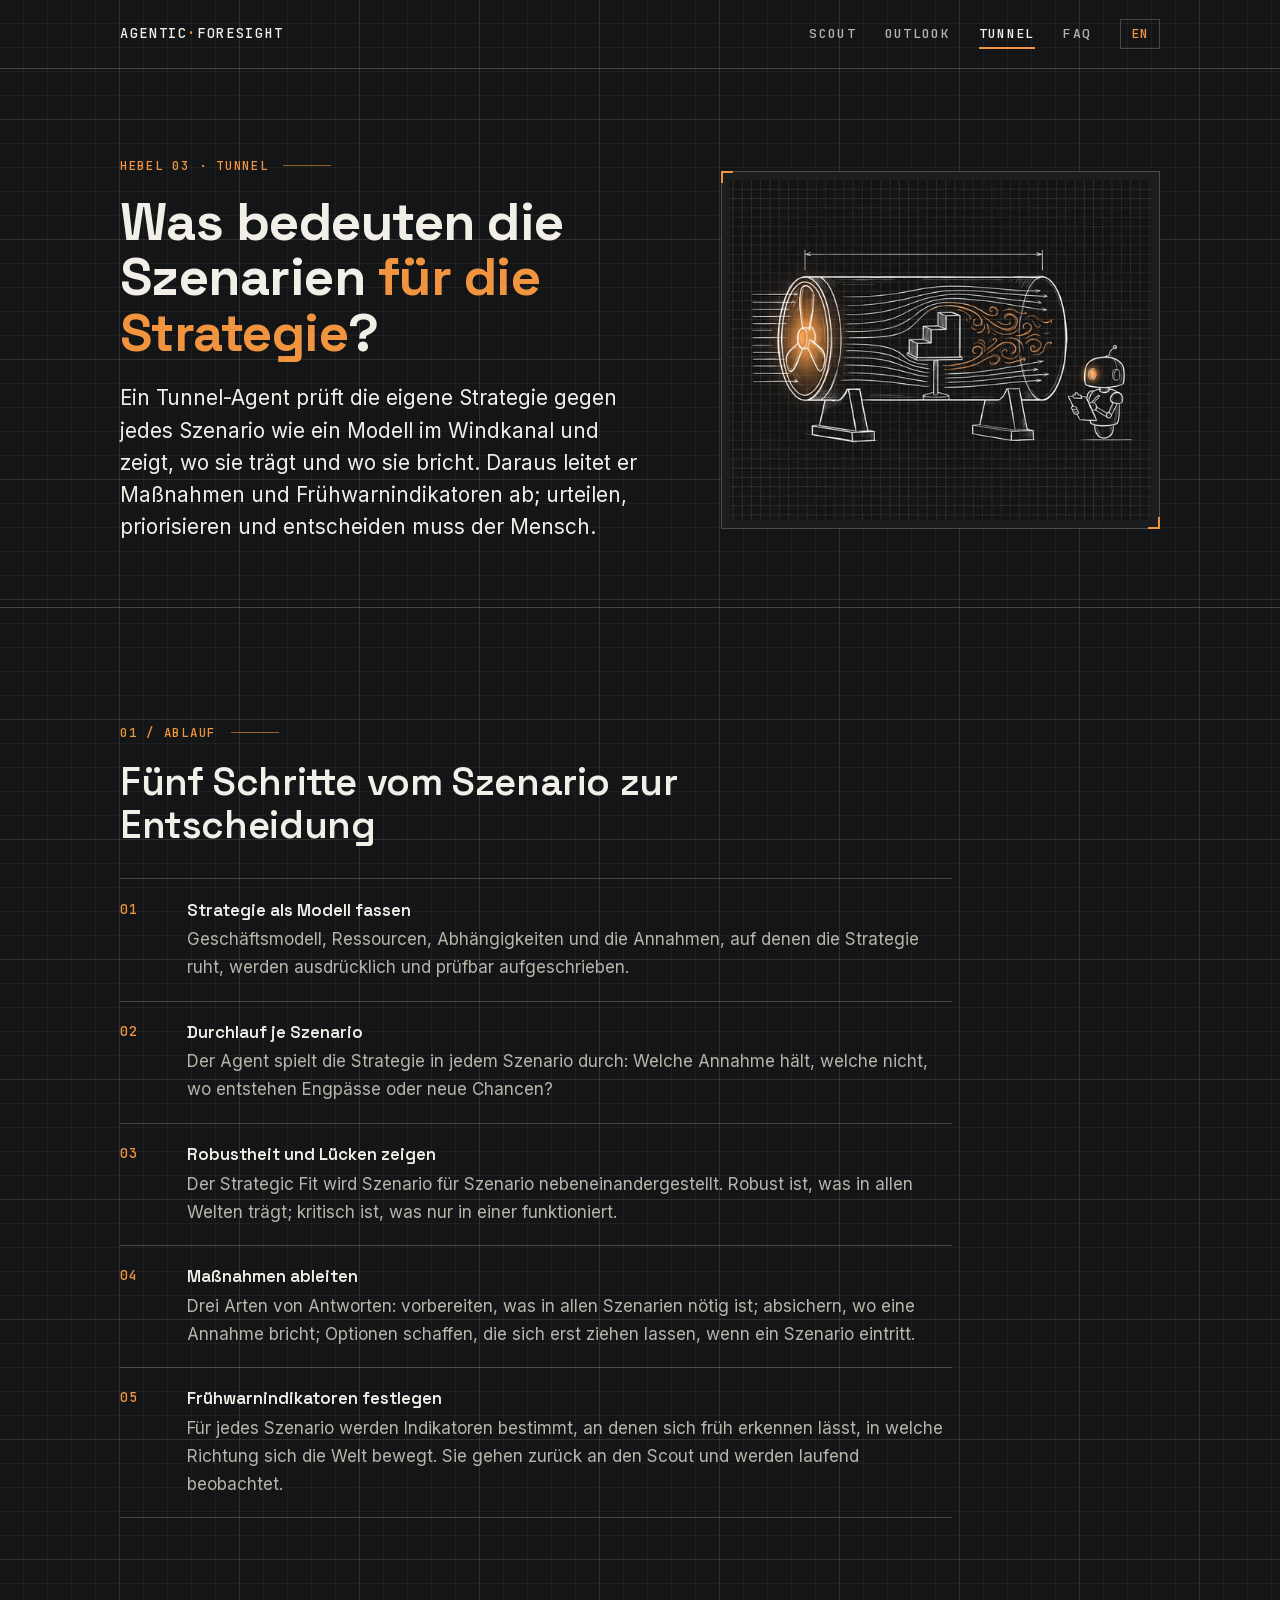
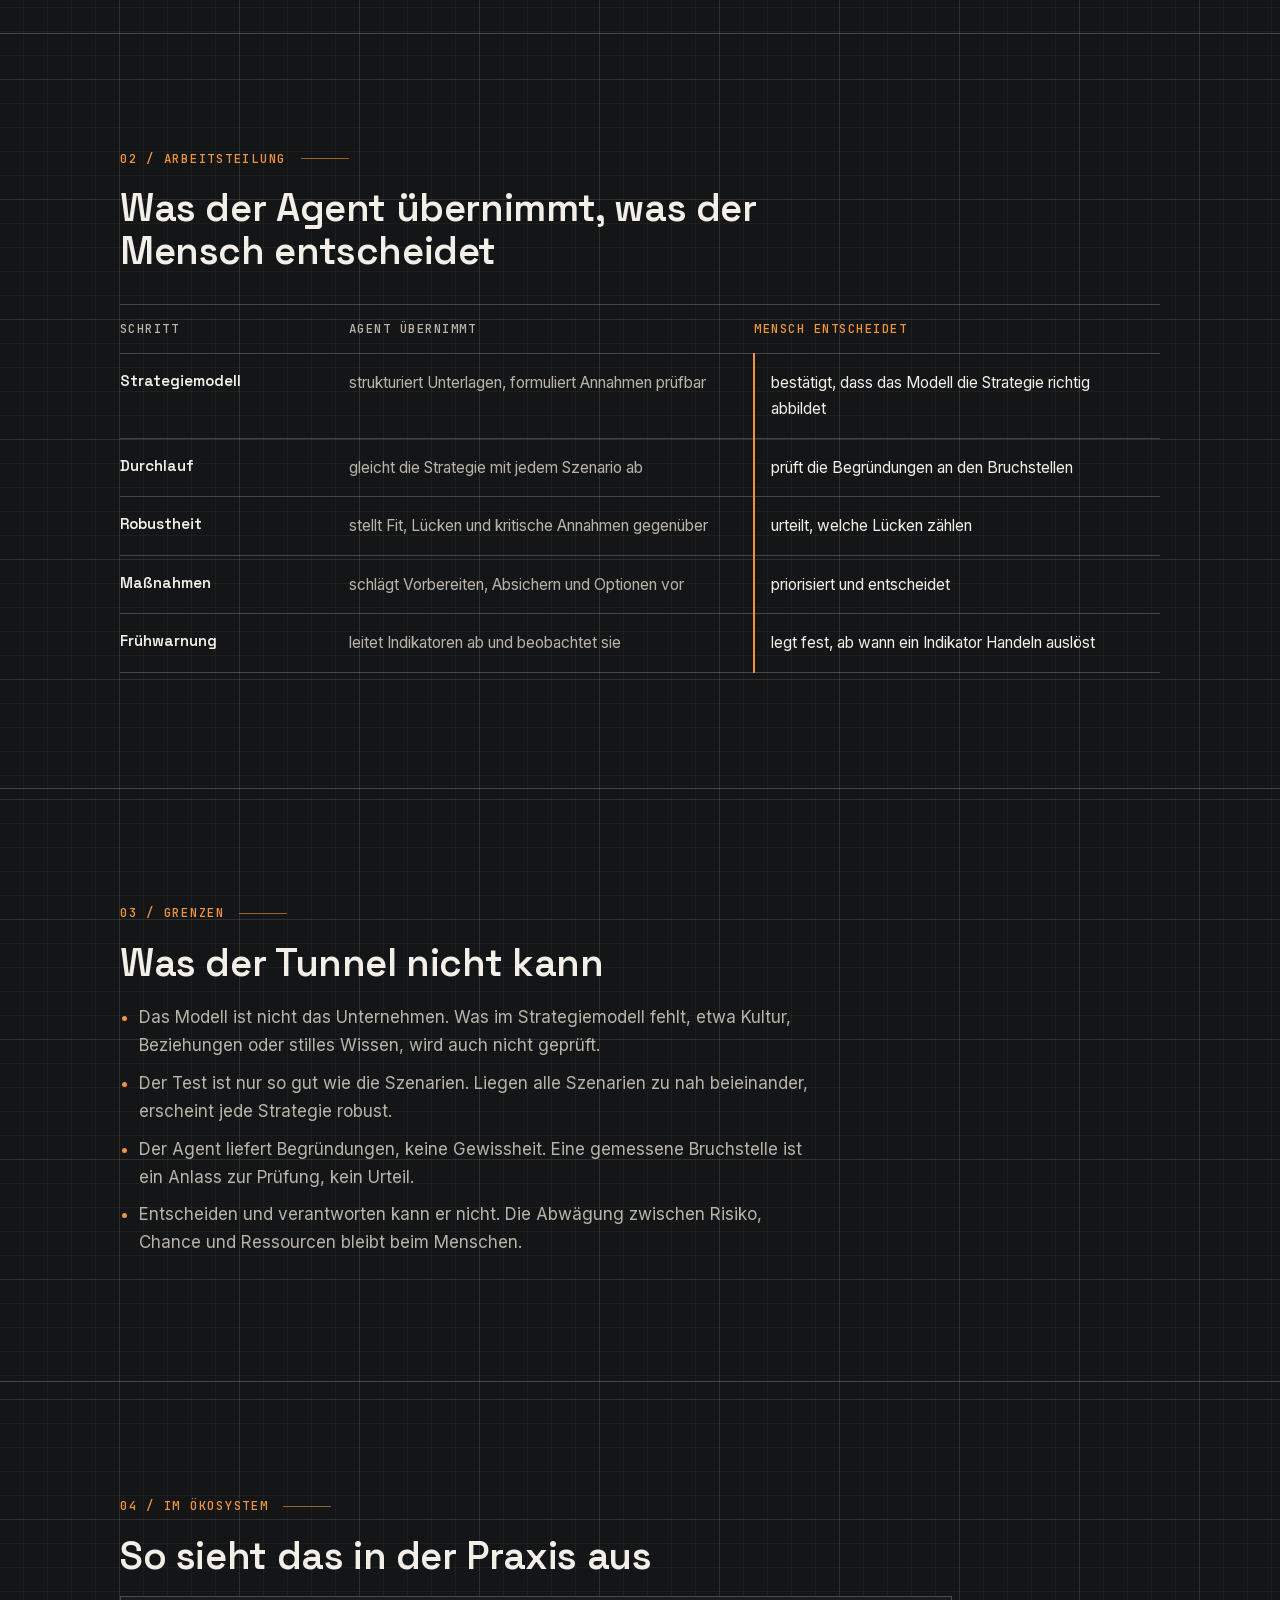
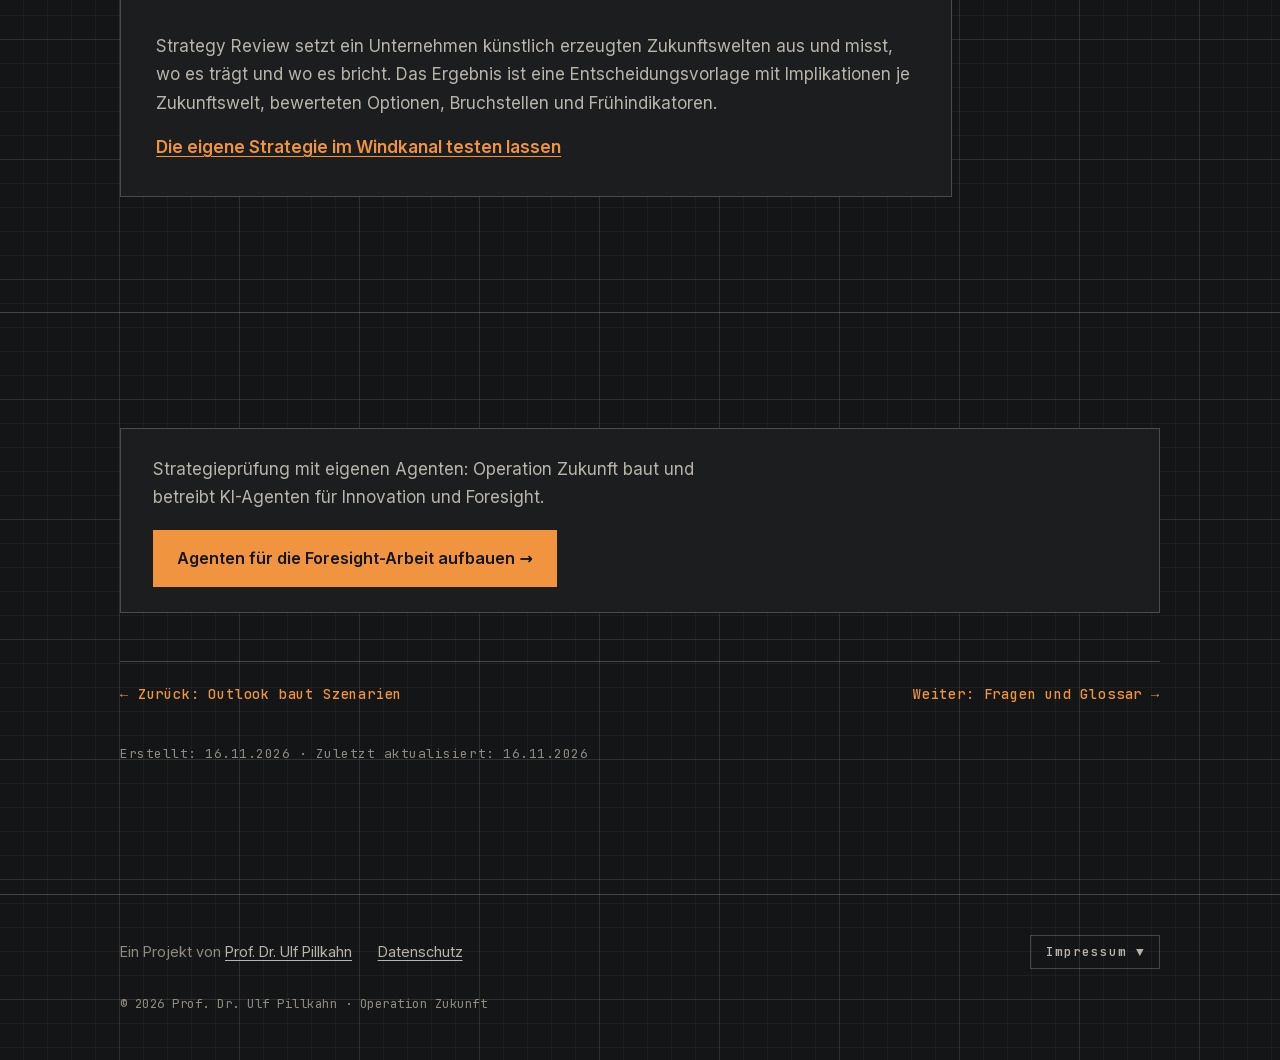
<file: tunnel/index.html>
<!DOCTYPE html>
<html lang="de">
<head>
    <meta charset="UTF-8">
    <meta name="viewport" content="width=device-width, initial-scale=1">
    <title>Tunnel: Strategien mit KI-Agenten im Windkanal prüfen</title>
    <meta name="description" content="Strategic Fit: Der Tunnel-Agent prüft die Strategie gegen jedes Szenario, zeigt Robustheit und Lücken und leitet Frühwarnindikatoren ab.">
    <meta name="robots" content="index, follow">
    <link rel="canonical" href="https://agentic-foresight.com/tunnel/">
    <link rel="alternate" hreflang="de" href="https://agentic-foresight.com/tunnel/">
    <link rel="alternate" hreflang="en" href="https://agentic-foresight.com/en/tunnel/">
    <link rel="alternate" hreflang="x-default" href="https://agentic-foresight.com/tunnel/">
    <meta property="og:type" content="article">
    <meta property="og:site_name" content="Agentic Foresight">
    <meta property="og:locale" content="de_DE">
    <meta property="og:locale:alternate" content="en_GB">
    <meta property="og:url" content="https://agentic-foresight.com/tunnel/">
    <meta property="og:title" content="Tunnel: Strategien mit KI-Agenten im Windkanal prüfen">
    <meta property="og:description" content="Strategic Fit: Der Tunnel-Agent prüft die Strategie gegen jedes Szenario, zeigt Robustheit und Lücken und leitet Frühwarnindikatoren ab.">
    <meta property="og:image" content="https://agentic-foresight.com/img/og-de.png">
    <meta property="og:image:width" content="1200">
    <meta property="og:image:height" content="630">
    <meta property="og:image:alt" content="Agentic Foresight: die Agenten Scout, Outlook und Tunnel als Konstruktionsskizze">
    <meta property="article:published_time" content="2026-11-16">
    <meta property="article:modified_time" content="2026-11-16">
    <meta property="article:author" content="https://pillkahn.de/">
    <meta name="twitter:card" content="summary_large_image">
    <meta name="twitter:creator" content="@Ulf_Pillkahn">
    <meta name="twitter:title" content="Tunnel: Strategien mit KI-Agenten im Windkanal prüfen">
    <meta name="twitter:description" content="Strategic Fit: Der Tunnel-Agent prüft die Strategie gegen jedes Szenario, zeigt Robustheit und Lücken und leitet Frühwarnindikatoren ab.">
    <meta name="twitter:image" content="https://agentic-foresight.com/img/og-de.png">
    <meta name="twitter:image:alt" content="Agentic Foresight: die Agenten Scout, Outlook und Tunnel als Konstruktionsskizze">
    <meta name="theme-color" content="#141516">
    <link rel="preload" href="/fonts/space-grotesk-latin.woff2" as="font" type="font/woff2" crossorigin>
    <link rel="stylesheet" href="/css/style.css?v=2026-11-16">
    <link rel="icon" href="/favicon.svg" type="image/svg+xml">
    <!-- Strukturdaten: generiert von pflege/seo.py nach dem Cluster-Standard -->
    <script type="application/ld+json">
    {
      "@context": "https://schema.org",
      "@graph": [
        {
          "@type": "Person",
          "@id": "https://pillkahn.de/#person",
          "name": "Ulf Pillkahn",
          "honorificPrefix": "Prof. Dr.",
          "url": "https://pillkahn.de/",
          "sameAs": [
            "https://www.linkedin.com/in/prof-dr-ulf-pillkahn-1b7a6131/",
            "https://x.com/Ulf_Pillkahn",
            "https://www.youtube.com/@profandprompt"
          ]
        },
        {
          "@type": "Organization",
          "@id": "https://operation-zukunft.de/#organization",
          "name": "Operation Zukunft",
          "url": "https://operation-zukunft.de/",
          "founder": {
            "@id": "https://pillkahn.de/#person"
          }
        },
        {
          "@type": "WebSite",
          "@id": "https://agentic-foresight.com/#website",
          "url": "https://agentic-foresight.com/",
          "name": "Agentic Foresight",
          "inLanguage": [
            "de-DE",
            "en"
          ],
          "about": {
            "@id": "https://agentic-foresight.com/#term"
          },
          "author": {
            "@id": "https://pillkahn.de/#person"
          },
          "publisher": {
            "@id": "https://pillkahn.de/#person"
          }
        },
        {
          "@type": "DefinedTerm",
          "@id": "https://agentic-foresight.com/#term",
          "name": "Agentic Foresight",
          "description": "Agentic Foresight ist Foresight-Arbeit, in der spezialisierte KI-Agenten Signale suchen, Szenarien bauen und Strategien gegen diese Szenarien prüfen. Menschen stellen die Fragen, bewerten und entscheiden.",
          "url": "https://agentic-foresight.com/",
          "inLanguage": "de-DE",
          "creator": {
            "@id": "https://pillkahn.de/#person"
          },
          "subjectOf": {
            "@id": "https://papers.ssrn.com/sol3/papers.cfm?abstract_id=7322758"
          }
        },
        {
          "@type": "ScholarlyArticle",
          "@id": "https://papers.ssrn.com/sol3/papers.cfm?abstract_id=7322758",
          "name": "Flipped Foresight",
          "url": "https://papers.ssrn.com/sol3/papers.cfm?abstract_id=7322758",
          "sameAs": "https://doi.org/10.2139/ssrn.7322758",
          "author": {
            "@id": "https://pillkahn.de/#person"
          }
        },
        {
          "@type": "WebPage",
          "@id": "https://agentic-foresight.com/tunnel/#webpage",
          "url": "https://agentic-foresight.com/tunnel/",
          "name": "Tunnel: Strategien mit KI-Agenten im Windkanal prüfen",
          "description": "Strategic Fit: Der Tunnel-Agent prüft die Strategie gegen jedes Szenario, zeigt Robustheit und Lücken und leitet Frühwarnindikatoren ab.",
          "inLanguage": "de-DE",
          "isPartOf": {
            "@id": "https://agentic-foresight.com/#website"
          },
          "about": {
            "@id": "https://agentic-foresight.com/#term"
          },
          "breadcrumb": {
            "@id": "https://agentic-foresight.com/tunnel/#breadcrumb"
          },
          "datePublished": "2026-11-16",
          "dateModified": "2026-11-16"
        },
        {
          "@type": "BreadcrumbList",
          "@id": "https://agentic-foresight.com/tunnel/#breadcrumb",
          "itemListElement": [
            {
              "@type": "ListItem",
              "position": 1,
              "name": "Start",
              "item": "https://agentic-foresight.com/"
            },
            {
              "@type": "ListItem",
              "position": 2,
              "name": "Tunnel",
              "item": "https://agentic-foresight.com/tunnel/"
            }
          ]
        },
        {
          "@type": "Article",
          "@id": "https://agentic-foresight.com/tunnel/#article",
          "headline": "Was bedeuten die Szenarien für die Strategie?",
          "description": "Strategic Fit: Der Tunnel-Agent prüft die Strategie gegen jedes Szenario, zeigt Robustheit und Lücken und leitet Frühwarnindikatoren ab.",
          "url": "https://agentic-foresight.com/tunnel/",
          "mainEntityOfPage": {
            "@id": "https://agentic-foresight.com/tunnel/#webpage"
          },
          "isPartOf": {
            "@id": "https://agentic-foresight.com/#website"
          },
          "about": {
            "@id": "https://agentic-foresight.com/#term"
          },
          "inLanguage": "de-DE",
          "datePublished": "2026-11-16",
          "dateModified": "2026-11-16",
          "image": "https://agentic-foresight.com/img/og-de.png",
          "author": {
            "@id": "https://pillkahn.de/#person"
          },
          "publisher": {
            "@id": "https://pillkahn.de/#person"
          }
        }
      ]
    }
    </script>
</head>
<body>
<a class="sprungmarke" href="#inhalt">Zum Inhalt springen</a>

<!-- kopf -->
<header class="kopf">
  <div class="huelle">
    <a class="marke" href="/">Agentic<b>·</b>Foresight</a>
    <nav class="nav" aria-label="Hauptnavigation">
      <a href="/scout/">Scout</a>
      <a href="/outlook/">Outlook</a>
      <a href="/tunnel/" aria-current="page">Tunnel</a>
      <a href="/faq/">FAQ</a>
      <a class="sprache" href="/en/tunnel/" hreflang="en" lang="en" data-track="sprache-en">EN</a>
    </nav>
  </div>
</header>
<!-- /kopf -->

<main id="inhalt">

<section class="seite-auftakt">
  <div class="huelle">
    <div>
      <p class="label">Hebel 03 · Tunnel</p>
      <h1>Was bedeuten die Szenarien <span>für die Strategie</span>?</h1>
      <p class="antwort">Ein Tunnel-Agent prüft die eigene Strategie gegen jedes Szenario wie ein Modell im Windkanal und zeigt, wo sie trägt und wo sie bricht. Daraus leitet er Maßnahmen und Frühwarnindikatoren ab; urteilen, priorisieren und entscheiden muss der Mensch.</p>
    </div>
    <figure class="blatt">
      <!-- figur:tunnel:seite -->
<picture>
  <source type="image/avif" srcset="/img/tunnel-560.avif 560w, /img/tunnel-760.avif 760w, /img/tunnel.avif 1000w" sizes="(max-width: 900px) 92vw, 470px">
  <source type="image/webp" srcset="/img/tunnel-560.webp 560w, /img/tunnel-760.webp 760w, /img/tunnel.webp 1000w" sizes="(max-width: 900px) 92vw, 470px">
  <img src="/img/tunnel.webp" alt="Skizze: Windkanal mit orange leuchtendem Gebläse. Die Strömung umfließt ein stufenförmiges Strategiemodell und wird dahinter turbulent; ein Roboter notiert die Messung." width="1000" height="806" fetchpriority="high" decoding="async">
</picture>
<!-- /figur -->
    </figure>
  </div>
</section>

<section class="sektion">
  <div class="huelle">
    <p class="label">01 / Ablauf</p>
    <h2>Fünf Schritte vom Szenario zur Entscheidung</h2>
    <ol class="schritte">
      <li><div><b>Strategie als Modell fassen</b><p>Geschäftsmodell, Ressourcen, Abhängigkeiten und die Annahmen, auf denen die Strategie ruht, werden ausdrücklich und prüfbar aufgeschrieben.</p></div></li>
      <li><div><b>Durchlauf je Szenario</b><p>Der Agent spielt die Strategie in jedem Szenario durch: Welche Annahme hält, welche nicht, wo entstehen Engpässe oder neue Chancen?</p></div></li>
      <li><div><b>Robustheit und Lücken zeigen</b><p>Der Strategic Fit wird Szenario für Szenario nebeneinandergestellt. Robust ist, was in allen Welten trägt; kritisch ist, was nur in einer funktioniert.</p></div></li>
      <li><div><b>Maßnahmen ableiten</b><p>Drei Arten von Antworten: vorbereiten, was in allen Szenarien nötig ist; absichern, wo eine Annahme bricht; Optionen schaffen, die sich erst ziehen lassen, wenn ein Szenario eintritt.</p></div></li>
      <li><div><b>Frühwarnindikatoren festlegen</b><p>Für jedes Szenario werden Indikatoren bestimmt, an denen sich früh erkennen lässt, in welche Richtung sich die Welt bewegt. Sie gehen zurück an den Scout und werden laufend beobachtet.</p></div></li>
    </ol>
  </div>
</section>

<section class="sektion">
  <div class="huelle">
    <p class="label">02 / Arbeitsteilung</p>
    <h2>Was der Agent übernimmt, was der Mensch entscheidet</h2>
    <div class="tabelle-huelle" role="region" aria-label="Arbeitsteilung Tunnel" tabindex="0">
      <table class="rollen">
        <thead><tr><th scope="col">Schritt</th><th scope="col">Agent übernimmt</th><th scope="col" class="mensch">Mensch entscheidet</th></tr></thead>
        <tbody>
          <tr><th scope="row">Strategiemodell</th><td>strukturiert Unterlagen, formuliert Annahmen prüfbar</td><td class="mensch">bestätigt, dass das Modell die Strategie richtig abbildet</td></tr>
          <tr><th scope="row">Durchlauf</th><td>gleicht die Strategie mit jedem Szenario ab</td><td class="mensch">prüft die Begründungen an den Bruchstellen</td></tr>
          <tr><th scope="row">Robustheit</th><td>stellt Fit, Lücken und kritische Annahmen gegenüber</td><td class="mensch">urteilt, welche Lücken zählen</td></tr>
          <tr><th scope="row">Maßnahmen</th><td>schlägt Vorbereiten, Absichern und Optionen vor</td><td class="mensch">priorisiert und entscheidet</td></tr>
          <tr><th scope="row">Frühwarnung</th><td>leitet Indikatoren ab und beobachtet sie</td><td class="mensch">legt fest, ab wann ein Indikator Handeln auslöst</td></tr>
        </tbody>
      </table>
    </div>
  </div>
</section>

<section class="sektion">
  <div class="huelle">
    <p class="label">03 / Grenzen</p>
    <h2>Was der Tunnel nicht kann</h2>
    <ul class="liste">
      <li>Das Modell ist nicht das Unternehmen. Was im Strategiemodell fehlt, etwa Kultur, Beziehungen oder stilles Wissen, wird auch nicht geprüft.</li>
      <li>Der Test ist nur so gut wie die Szenarien. Liegen alle Szenarien zu nah beieinander, erscheint jede Strategie robust.</li>
      <li>Der Agent liefert Begründungen, keine Gewissheit. Eine gemessene Bruchstelle ist ein Anlass zur Prüfung, kein Urteil.</li>
      <li>Entscheiden und verantworten kann er nicht. Die Abwägung zwischen Risiko, Chance und Ressourcen bleibt beim Menschen.</li>
    </ul>
  </div>
</section>

<section class="sektion">
  <div class="huelle">
    <p class="label">04 / Im Ökosystem</p>
    <h2>So sieht das in der Praxis aus</h2>
    <div class="werkzeug">
      <p>Strategy Review setzt ein Unternehmen künstlich erzeugten Zukunftswelten aus und misst, wo es trägt und wo es bricht. Das Ergebnis ist eine Entscheidungsvorlage mit Implikationen je Zukunftswelt, bewerteten Optionen, Bruchstellen und Frühindikatoren.</p>
      <p><a href="https://strategy-review.com/">Die eigene Strategie im Windkanal testen lassen</a></p>
    </div>
  </div>
</section>

<div class="sektion">
  <div class="huelle">
    <div class="aufruf-knapp">
      <p>Strategieprüfung mit eigenen Agenten: Operation Zukunft baut und betreibt KI-Agenten für Innovation und Foresight.</p>
      <a class="knopf" href="https://operation-zukunft.de/#angebote" data-track="cta-angebot">Agenten für die Foresight-Arbeit aufbauen →</a>
    </div>
    <nav class="weiterblaettern" aria-label="Weitere Hebel">
      <a href="/outlook/" data-track="hebel-outlook">← Zurück: Outlook baut Szenarien</a>
      <a href="/faq/">Weiter: Fragen und Glossar →</a>
    </nav>
    <p class="stand">Erstellt: 16.11.2026 · Zuletzt aktualisiert: 16.11.2026</p>
  </div>
</div>

</main>

<!-- fuss -->
<footer class="fuss">
  <div class="huelle">
    <div class="fuss-zeile">
      <div class="fuss-links">
        <p class="cluster-hinweis">Ein Projekt von <a href="https://pillkahn.de/">Prof. Dr. Ulf Pillkahn</a></p>
        <a href="/datenschutz/" data-track="datenschutz">Datenschutz</a>
      </div>
      <button class="impressum-toggle" type="button" aria-expanded="false" aria-controls="impressum" data-text="Impressum">Impressum ▼</button>
    </div>
    <div id="impressum" class="impressum">
      <h2>Impressum</h2>
      <p><strong>Angaben gemäß § 5 DDG</strong></p>
      <p>Prof. Dr. Ulf Pillkahn<br>Maxhofstraße 28<br>81475 München</p>
      <p><strong>Kontakt:</strong> <a href="mailto:info@operation-zukunft.de">info@operation-zukunft.de</a></p>
      <p><strong>Verantwortlich für den Inhalt nach § 18 Abs. 2 MStV:</strong><br>Prof. Dr. Ulf Pillkahn</p>
      <p><strong>Haftungsausschluss:</strong> Die Inhalte dieser Seiten wurden mit größter Sorgfalt erstellt. Für die Richtigkeit, Vollständigkeit und Aktualität der Inhalte kann jedoch keine Gewähr übernommen werden. Als Diensteanbieter ist Prof. Dr. Ulf Pillkahn gemäß § 7 Abs. 1 DDG für eigene Inhalte auf diesen Seiten nach den allgemeinen Gesetzen verantwortlich, nach §§ 8 bis 10 DDG jedoch nicht verpflichtet, übermittelte oder gespeicherte fremde Informationen zu überwachen oder nach Umständen zu forschen, die auf eine rechtswidrige Tätigkeit hinweisen. Für die Inhalte verlinkter externer Seiten sind ausschließlich deren Betreiber verantwortlich.</p>
    </div>
    <p class="copy">© 2026 Prof. Dr. Ulf Pillkahn · Operation Zukunft</p>
  </div>
</footer>
<!-- /fuss -->

<script src="/js/main.js?v=2026-11-16" defer></script>
<script src="/js/track.js?v=2026-11-16" defer></script>
</body>
</html>
</file>
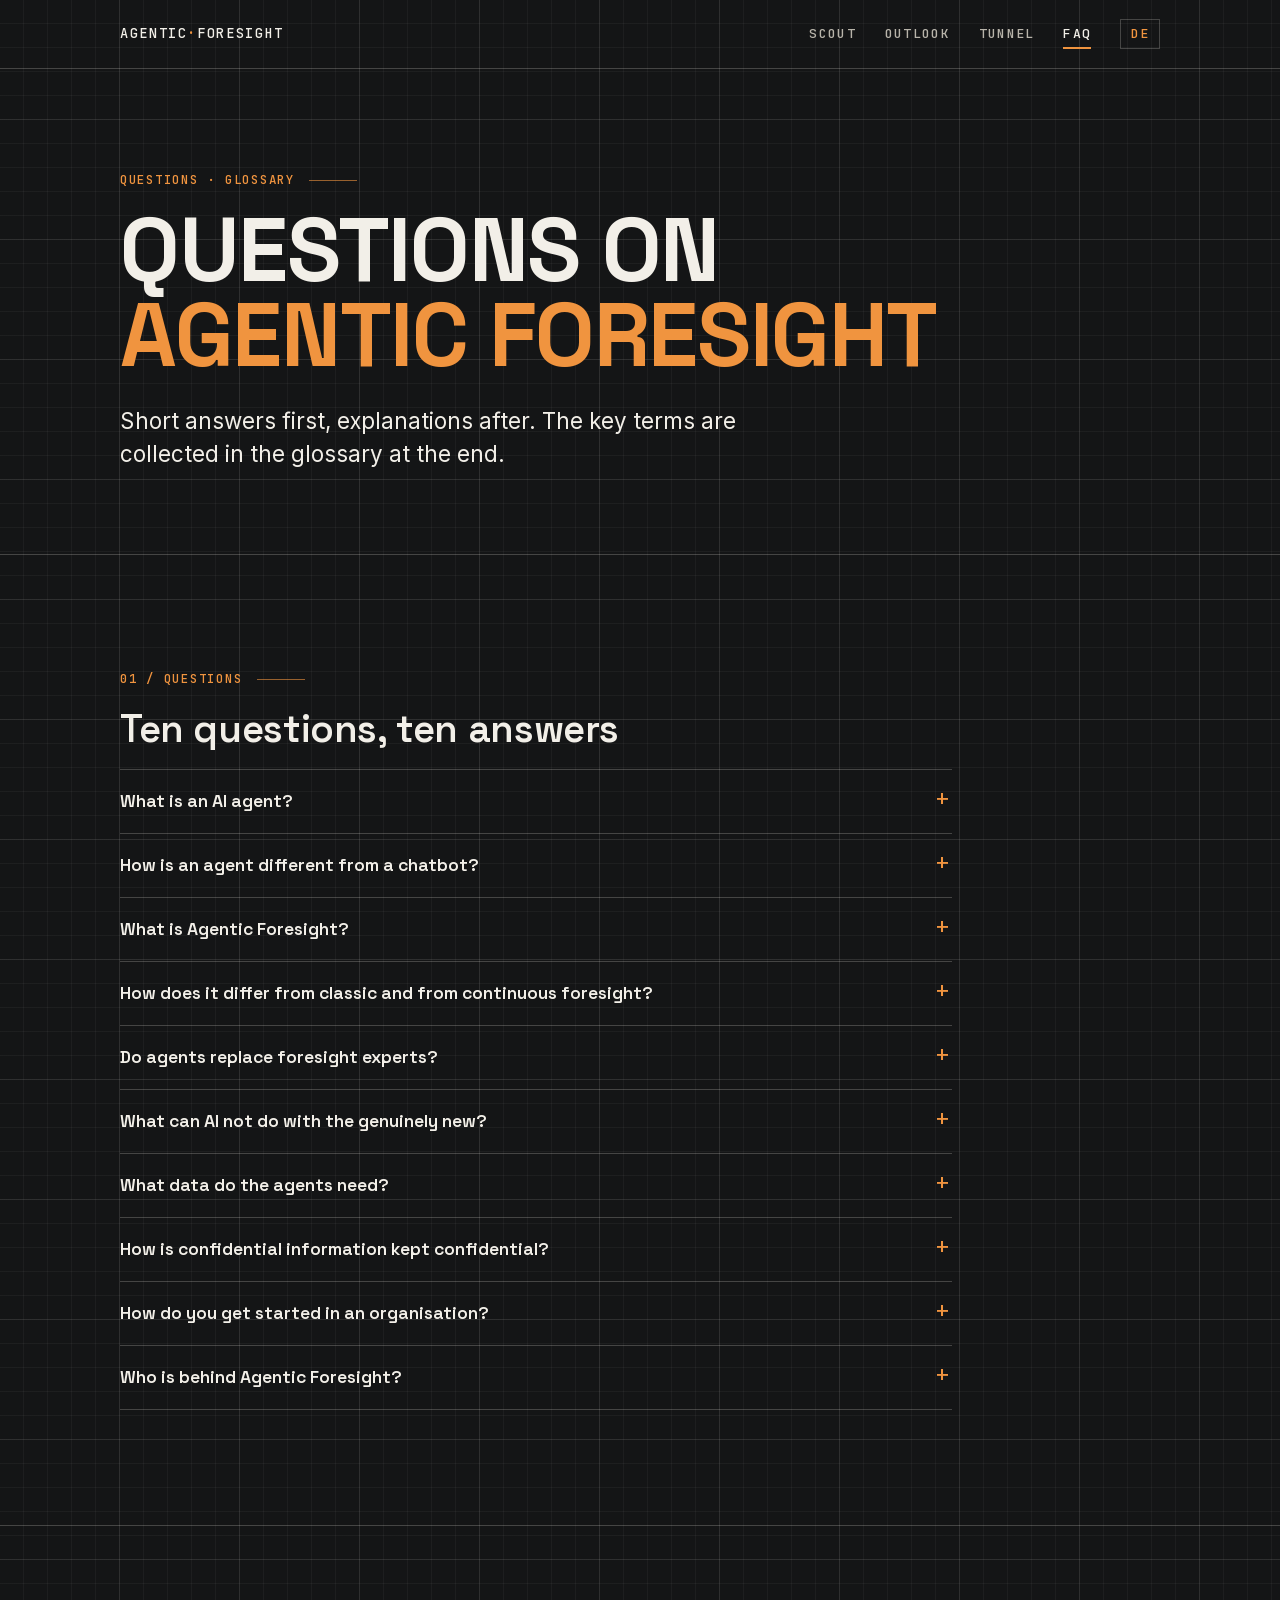
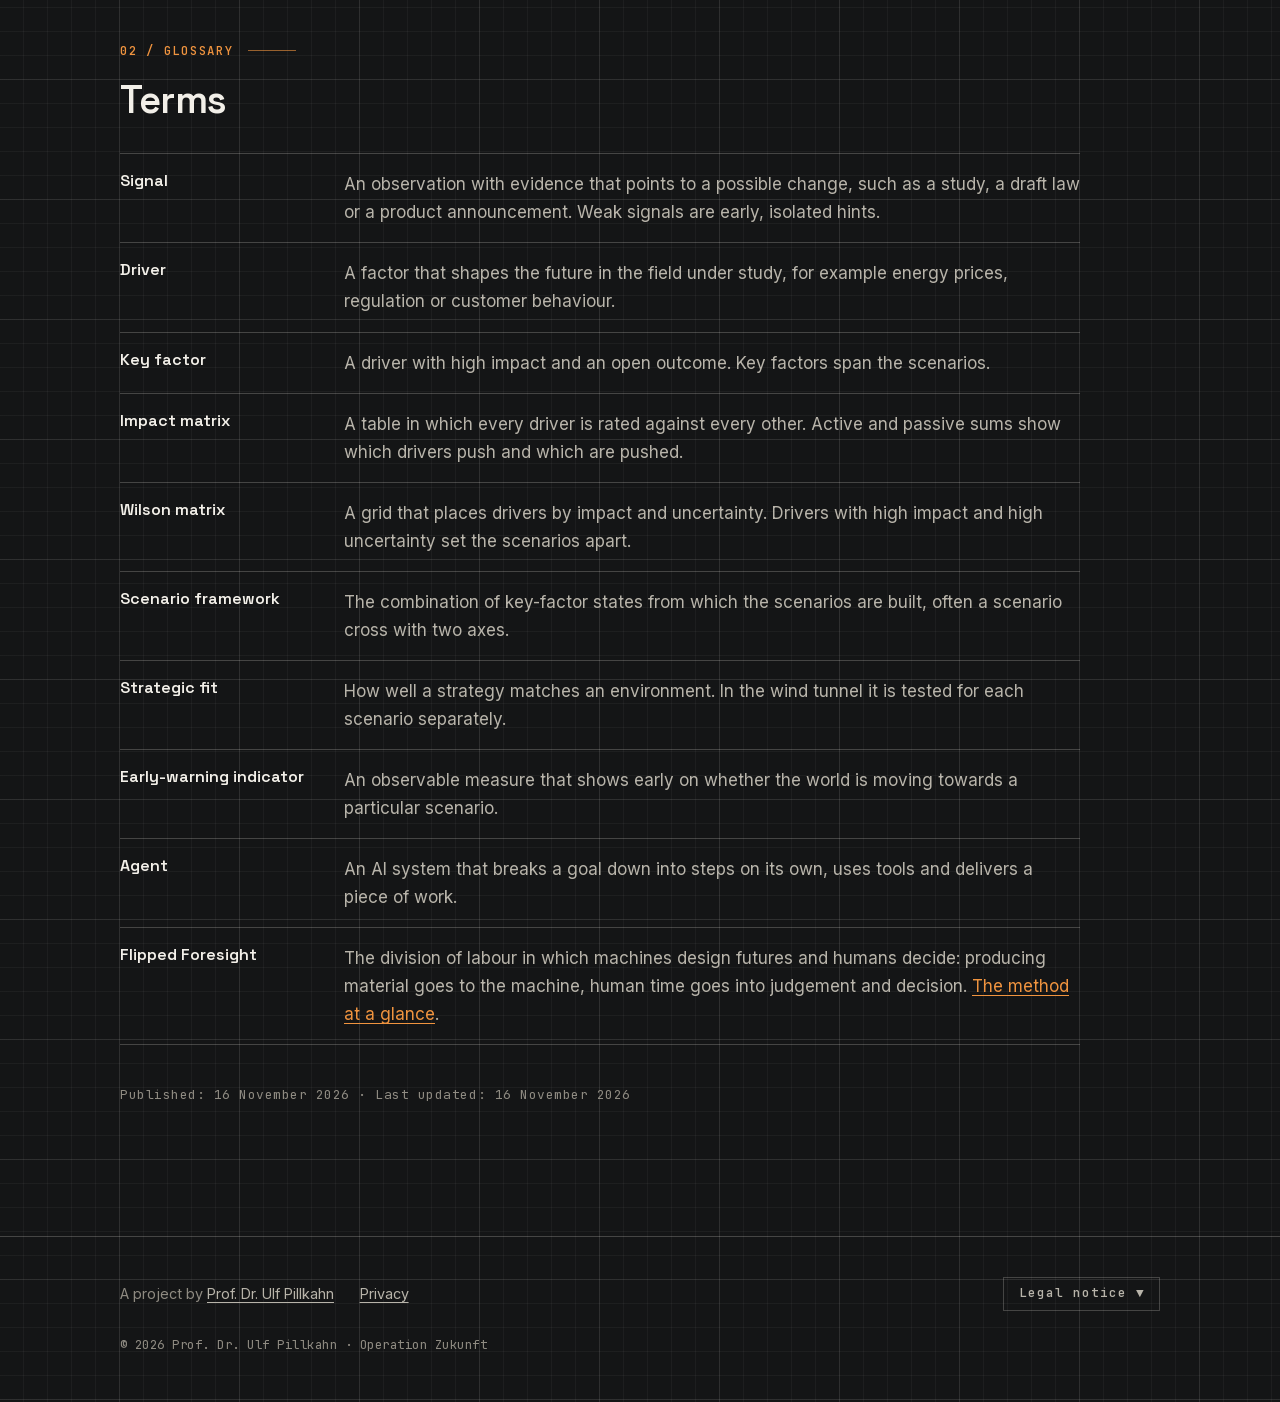
<file: en/faq/index.html>
<!DOCTYPE html>
<html lang="en">
<head>
    <meta charset="UTF-8">
    <meta name="viewport" content="width=device-width, initial-scale=1">
    <title>FAQ and glossary: AI agents and Agentic Foresight</title>
    <meta name="description" content="What is an AI agent, how does it differ from a chatbot, what can AI not do with the genuinely new? Answers and a glossary on Agentic Foresight.">
    <meta name="robots" content="index, follow">
    <link rel="canonical" href="https://agentic-foresight.com/en/faq/">
    <link rel="alternate" hreflang="de" href="https://agentic-foresight.com/faq/">
    <link rel="alternate" hreflang="en" href="https://agentic-foresight.com/en/faq/">
    <link rel="alternate" hreflang="x-default" href="https://agentic-foresight.com/faq/">
    <meta property="og:type" content="website">
    <meta property="og:site_name" content="Agentic Foresight">
    <meta property="og:locale" content="en_GB">
    <meta property="og:locale:alternate" content="de_DE">
    <meta property="og:url" content="https://agentic-foresight.com/en/faq/">
    <meta property="og:title" content="FAQ and glossary: AI agents and Agentic Foresight">
    <meta property="og:description" content="What is an AI agent, how does it differ from a chatbot, what can AI not do with the genuinely new? Answers and a glossary on Agentic Foresight.">
    <meta property="og:image" content="https://agentic-foresight.com/img/og-en.png">
    <meta property="og:image:width" content="1200">
    <meta property="og:image:height" content="630">
    <meta property="og:image:alt" content="Agentic Foresight: the agents Scout, Outlook and Tunnel as a construction sketch">
    <meta name="twitter:card" content="summary_large_image">
    <meta name="twitter:creator" content="@Ulf_Pillkahn">
    <meta name="twitter:title" content="FAQ and glossary: AI agents and Agentic Foresight">
    <meta name="twitter:description" content="What is an AI agent, how does it differ from a chatbot, what can AI not do with the genuinely new? Answers and a glossary on Agentic Foresight.">
    <meta name="twitter:image" content="https://agentic-foresight.com/img/og-en.png">
    <meta name="twitter:image:alt" content="Agentic Foresight: the agents Scout, Outlook and Tunnel as a construction sketch">
    <meta name="theme-color" content="#141516">
    <link rel="preload" href="/fonts/space-grotesk-latin.woff2" as="font" type="font/woff2" crossorigin>
    <link rel="stylesheet" href="/css/style.css?v=2026-11-16">
    <link rel="icon" href="/favicon.svg" type="image/svg+xml">
    <!-- Strukturdaten: generiert von pflege/seo.py nach dem Cluster-Standard -->
    <script type="application/ld+json">
    {
      "@context": "https://schema.org",
      "@graph": [
        {
          "@type": "Person",
          "@id": "https://pillkahn.de/#person",
          "name": "Ulf Pillkahn",
          "honorificPrefix": "Prof. Dr.",
          "url": "https://pillkahn.de/",
          "sameAs": [
            "https://www.linkedin.com/in/prof-dr-ulf-pillkahn-1b7a6131/",
            "https://x.com/Ulf_Pillkahn",
            "https://www.youtube.com/@profandprompt"
          ]
        },
        {
          "@type": "Organization",
          "@id": "https://operation-zukunft.de/#organization",
          "name": "Operation Zukunft",
          "url": "https://operation-zukunft.de/",
          "founder": {
            "@id": "https://pillkahn.de/#person"
          }
        },
        {
          "@type": "WebSite",
          "@id": "https://agentic-foresight.com/#website",
          "url": "https://agentic-foresight.com/",
          "name": "Agentic Foresight",
          "inLanguage": [
            "de-DE",
            "en"
          ],
          "about": {
            "@id": "https://agentic-foresight.com/#term"
          },
          "author": {
            "@id": "https://pillkahn.de/#person"
          },
          "publisher": {
            "@id": "https://pillkahn.de/#person"
          }
        },
        {
          "@type": "DefinedTerm",
          "@id": "https://agentic-foresight.com/#term",
          "name": "Agentic Foresight",
          "description": "Agentic Foresight is foresight work in which specialised AI agents search for signals, build scenarios and test strategies against them. Humans ask the questions, judge and decide.",
          "url": "https://agentic-foresight.com/en/",
          "inLanguage": "en",
          "creator": {
            "@id": "https://pillkahn.de/#person"
          },
          "subjectOf": {
            "@id": "https://papers.ssrn.com/sol3/papers.cfm?abstract_id=7322758"
          }
        },
        {
          "@type": "ScholarlyArticle",
          "@id": "https://papers.ssrn.com/sol3/papers.cfm?abstract_id=7322758",
          "name": "Flipped Foresight",
          "url": "https://papers.ssrn.com/sol3/papers.cfm?abstract_id=7322758",
          "sameAs": "https://doi.org/10.2139/ssrn.7322758",
          "author": {
            "@id": "https://pillkahn.de/#person"
          }
        },
        {
          "@type": "FAQPage",
          "@id": "https://agentic-foresight.com/en/faq/#webpage",
          "url": "https://agentic-foresight.com/en/faq/",
          "name": "FAQ and glossary: AI agents and Agentic Foresight",
          "description": "What is an AI agent, how does it differ from a chatbot, what can AI not do with the genuinely new? Answers and a glossary on Agentic Foresight.",
          "inLanguage": "en",
          "isPartOf": {
            "@id": "https://agentic-foresight.com/#website"
          },
          "about": {
            "@id": "https://agentic-foresight.com/#term"
          },
          "breadcrumb": {
            "@id": "https://agentic-foresight.com/en/faq/#breadcrumb"
          },
          "datePublished": "2026-11-16",
          "dateModified": "2026-11-16",
          "mainEntity": [
            {
              "@type": "Question",
              "name": "What is an AI agent?",
              "acceptedAnswer": {
                "@type": "Answer",
                "text": "An AI agent is a program that breaks a goal down into steps on its own, uses tools to carry them out and checks its intermediate results until the task is done. At its core there is usually a language model. Around it sit tools such as search, databases or files, a memory of where the work stands, and rules for when the agent stops or asks a human."
              }
            },
            {
              "@type": "Question",
              "name": "How is an agent different from a chatbot?",
              "acceptedAnswer": {
                "@type": "Answer",
                "text": "A chatbot answers a question; an agent works through a task. The chatbot waits for the next input. The agent plans, calls tools, reads the results, corrects itself and delivers a piece of work at the end, for example a list of verified signals with their evidence."
              }
            },
            {
              "@type": "Question",
              "name": "What is Agentic Foresight?",
              "acceptedAnswer": {
                "@type": "Answer",
                "text": "Agentic Foresight is foresight work in which specialised AI agents search for signals, build scenarios and test strategies against them, while humans ask the questions, judge and decide. The three agents are called Scout, Outlook and Tunnel. Each covers one stage of the textbook sequence and hands its result on to the next."
              }
            },
            {
              "@type": "Question",
              "name": "How does it differ from classic and from continuous foresight?",
              "acceptedAnswer": {
                "@type": "Answer",
                "text": "Classic foresight is a project, continuous foresight is ongoing scanning, and Agentic Foresight is an ongoing process in which agents also keep scenarios and strategy checks up to date. In a classic project, experts do almost everything themselves. In continuous foresight a team scans constantly, but scenarios are only revised at intervals. In Agentic Foresight, agents take on research, scenario building and the strategy check; humans ask, judge and decide."
              }
            },
            {
              "@type": "Question",
              "name": "Do agents replace foresight experts?",
              "acceptedAnswer": {
                "@type": "Answer",
                "text": "No; they shift experts' work from producing material to judging it. Expertise is needed at different points: framing the question, selecting the drivers, checking plausibility and translating scenarios into decisions. This division of labour is called Flipped Foresight."
              }
            },
            {
              "@type": "Question",
              "name": "What can AI not do with the genuinely new?",
              "acceptedAnswer": {
                "@type": "Answer",
                "text": "AI struggles to recognise the genuinely new because it has not yet left traces in the data the AI learns from and searches. What is stable can be extrapolated; what is changing leaves signals. What does not exist yet has to be considered possible by a human before an agent can look for it. Language models also lean towards the probable and smooth out deviations."
              }
            },
            {
              "@type": "Question",
              "name": "What data do the agents need?",
              "acceptedAnswer": {
                "@type": "Answer",
                "text": "Scout and Outlook work with publicly available sources; only the strategy check in Tunnel needs internal information about your own organisation. That includes the business model, resources, dependencies and the assumptions the strategy rests on. The more precise this model, the more meaningful the check."
              }
            },
            {
              "@type": "Question",
              "name": "How is confidential information kept confidential?",
              "acceptedAnswer": {
                "@type": "Answer",
                "text": "By processing internal data only where the organisation decides, if in doubt on its own infrastructure. Public research and the internal strategy check can be separated technically. For the confidential part, options include your own servers, models with contractually governed data processing, or locally run models. Which option fits is the organisation's decision."
              }
            },
            {
              "@type": "Question",
              "name": "How do you get started in an organisation?",
              "acceptedAnswer": {
                "@type": "Answer",
                "text": "With one concrete strategic question and one lever, usually Scout on a narrowly defined search field. Once the signals prove useful, scenarios with Outlook follow, and then the strategy check in Tunnel. The system grows with experience instead of starting as a large project. How Operation Zukunft builds agents for innovation and foresight (in German)."
              }
            },
            {
              "@type": "Question",
              "name": "Who is behind Agentic Foresight?",
              "acceptedAnswer": {
                "@type": "Answer",
                "text": "Prof. Dr. Ulf Pillkahn, professor at FOM University of Applied Sciences and lecturer at TU Munich. With Operation Zukunft he develops AI-supported methods for corporate foresight and scenario development and tests them in his own agent cluster. More about Prof. Dr. Ulf Pillkahn."
              }
            }
          ]
        },
        {
          "@type": "BreadcrumbList",
          "@id": "https://agentic-foresight.com/en/faq/#breadcrumb",
          "itemListElement": [
            {
              "@type": "ListItem",
              "position": 1,
              "name": "Home",
              "item": "https://agentic-foresight.com/en/"
            },
            {
              "@type": "ListItem",
              "position": 2,
              "name": "FAQ",
              "item": "https://agentic-foresight.com/en/faq/"
            }
          ]
        }
      ]
    }
    </script>
</head>
<body>
<a class="sprungmarke" href="#inhalt">Skip to content</a>

<!-- kopf -->
<header class="kopf">
  <div class="huelle">
    <a class="marke" href="/en/">Agentic<b>·</b>Foresight</a>
    <nav class="nav" aria-label="Main navigation">
      <a href="/en/scout/">Scout</a>
      <a href="/en/outlook/">Outlook</a>
      <a href="/en/tunnel/">Tunnel</a>
      <a href="/en/faq/" aria-current="page">FAQ</a>
      <a class="sprache" href="/faq/" hreflang="de" lang="de" data-track="sprache-de">DE</a>
    </nav>
  </div>
</header>
<!-- /kopf -->

<main id="inhalt">

<section class="auftakt">
  <div class="huelle">
    <p class="label">Questions · Glossary</p>
    <h1>Questions on <span>Agentic Foresight</span></h1>
    <p class="definition">Short answers first, explanations after. The key terms are collected in the glossary at the end.</p>
  </div>
</section>

<section class="sektion">
  <div class="huelle">
    <p class="label">01 / Questions</p>
    <h2>Ten questions, ten answers</h2>

    <details class="faq">
      <summary>What is an AI agent?</summary>
      <div class="antwort-faq">
        <p>An AI agent is a program that breaks a goal down into steps on its own, uses tools to carry them out and checks its intermediate results until the task is done.</p>
        <p>At its core there is usually a language model. Around it sit tools such as search, databases or files, a memory of where the work stands, and rules for when the agent stops or asks a human.</p>
      </div>
    </details>

    <details class="faq">
      <summary>How is an agent different from a chatbot?</summary>
      <div class="antwort-faq">
        <p>A chatbot answers a question; an agent works through a task.</p>
        <p>The chatbot waits for the next input. The agent plans, calls tools, reads the results, corrects itself and delivers a piece of work at the end, for example a list of verified signals with their evidence.</p>
      </div>
    </details>

    <details class="faq">
      <summary>What is Agentic Foresight?</summary>
      <div class="antwort-faq">
        <p>Agentic Foresight is foresight work in which specialised AI agents search for signals, build scenarios and test strategies against them, while humans ask the questions, judge and decide.</p>
        <p>The three agents are called Scout, Outlook and Tunnel. Each covers one stage of the textbook sequence and hands its result on to the next.</p>
      </div>
    </details>

    <details class="faq">
      <summary>How does it differ from classic and from continuous foresight?</summary>
      <div class="antwort-faq">
        <p>Classic foresight is a project, continuous foresight is ongoing scanning, and Agentic Foresight is an ongoing process in which agents also keep scenarios and strategy checks up to date.</p>
        <p>In a classic project, experts do almost everything themselves. In continuous foresight a team scans constantly, but scenarios are only revised at intervals. In Agentic Foresight, agents take on research, scenario building and the strategy check; humans ask, judge and decide.</p>
      </div>
    </details>

    <details class="faq">
      <summary>Do agents replace foresight experts?</summary>
      <div class="antwort-faq">
        <p>No; they shift experts' work from producing material to judging it.</p>
        <p>Expertise is needed at different points: framing the question, selecting the drivers, checking plausibility and translating scenarios into decisions. This division of labour is called Flipped Foresight.</p>
      </div>
    </details>

    <details class="faq">
      <summary>What can AI not do with the genuinely new?</summary>
      <div class="antwort-faq">
        <p>AI struggles to recognise the genuinely new because it has not yet left traces in the data the AI learns from and searches.</p>
        <p>What is stable can be extrapolated; what is changing leaves signals. What does not exist yet has to be considered possible by a human before an agent can look for it. Language models also lean towards the probable and smooth out deviations.</p>
      </div>
    </details>

    <details class="faq">
      <summary>What data do the agents need?</summary>
      <div class="antwort-faq">
        <p>Scout and Outlook work with publicly available sources; only the strategy check in Tunnel needs internal information about your own organisation.</p>
        <p>That includes the business model, resources, dependencies and the assumptions the strategy rests on. The more precise this model, the more meaningful the check.</p>
      </div>
    </details>

    <details class="faq">
      <summary>How is confidential information kept confidential?</summary>
      <div class="antwort-faq">
        <p>By processing internal data only where the organisation decides, if in doubt on its own infrastructure.</p>
        <p>Public research and the internal strategy check can be separated technically. For the confidential part, options include your own servers, models with contractually governed data processing, or locally run models. Which option fits is the organisation's decision.</p>
      </div>
    </details>

    <details class="faq">
      <summary>How do you get started in an organisation?</summary>
      <div class="antwort-faq">
        <p>With one concrete strategic question and one lever, usually Scout on a narrowly defined search field.</p>
        <p>Once the signals prove useful, scenarios with Outlook follow, and then the strategy check in Tunnel. The system grows with experience instead of starting as a large project. <a href="https://operation-zukunft.de/#angebote" data-track="cta-angebot">How Operation Zukunft builds agents for innovation and foresight (in German)</a>.</p>
      </div>
    </details>

    <details class="faq">
      <summary>Who is behind Agentic Foresight?</summary>
      <div class="antwort-faq">
        <p>Prof. Dr. Ulf Pillkahn, professor at FOM University of Applied Sciences and lecturer at TU Munich.</p>
        <p>With Operation Zukunft he develops AI-supported methods for corporate foresight and scenario development and tests them in his own agent cluster. <a href="https://pillkahn.de/about/" data-track="about-pillkahn">More about Prof. Dr. Ulf Pillkahn</a>.</p>
      </div>
    </details>
  </div>
</section>

<section class="sektion" id="glossar">
  <div class="huelle">
    <p class="label">02 / Glossary</p>
    <h2>Terms</h2>
    <dl class="glossar">
      <dt>Signal</dt><dd>An observation with evidence that points to a possible change, such as a study, a draft law or a product announcement. Weak signals are early, isolated hints.</dd>
      <dt>Driver</dt><dd>A factor that shapes the future in the field under study, for example energy prices, regulation or customer behaviour.</dd>
      <dt>Key factor</dt><dd>A driver with high impact and an open outcome. Key factors span the scenarios.</dd>
      <dt>Impact matrix</dt><dd>A table in which every driver is rated against every other. Active and passive sums show which drivers push and which are pushed.</dd>
      <dt>Wilson matrix</dt><dd>A grid that places drivers by impact and uncertainty. Drivers with high impact and high uncertainty set the scenarios apart.</dd>
      <dt>Scenario framework</dt><dd>The combination of key-factor states from which the scenarios are built, often a scenario cross with two axes.</dd>
      <dt>Strategic fit</dt><dd>How well a strategy matches an environment. In the wind tunnel it is tested for each scenario separately.</dd>
      <dt>Early-warning indicator</dt><dd>An observable measure that shows early on whether the world is moving towards a particular scenario.</dd>
      <dt>Agent</dt><dd>An AI system that breaks a goal down into steps on its own, uses tools and delivers a piece of work.</dd>
      <dt>Flipped Foresight</dt><dd>The division of labour in which machines design futures and humans decide: producing material goes to the machine, human time goes into judgement and decision. <a href="https://flipped-foresight.com/">The method at a glance</a>.</dd>
    </dl>
    <p class="stand">Published: 16 November 2026 · Last updated: 16 November 2026</p>
  </div>
</section>

</main>

<!-- fuss -->
<footer class="fuss">
  <div class="huelle">
    <div class="fuss-zeile">
      <div class="fuss-links">
        <p class="cluster-hinweis">A project by <a href="https://pillkahn.de/">Prof. Dr. Ulf Pillkahn</a></p>
        <a href="/en/privacy/" data-track="datenschutz">Privacy</a>
      </div>
      <button class="impressum-toggle" type="button" aria-expanded="false" aria-controls="impressum" data-text="Legal notice">Legal notice ▼</button>
    </div>
    <div id="impressum" class="impressum">
      <h2>Legal notice</h2>
      <p><strong>Information pursuant to § 5 DDG (German Digital Services Act)</strong></p>
      <p>Prof. Dr. Ulf Pillkahn<br>Maxhofstraße 28<br>81475 München<br>Germany</p>
      <p><strong>Contact:</strong> <a href="mailto:info@operation-zukunft.de">info@operation-zukunft.de</a></p>
      <p><strong>Responsible for content pursuant to § 18 (2) MStV:</strong><br>Prof. Dr. Ulf Pillkahn</p>
      <p><strong>Disclaimer:</strong> The content of these pages has been prepared with great care. No guarantee can be given, however, for its accuracy, completeness or timeliness. As a service provider, Prof. Dr. Ulf Pillkahn is responsible for his own content on these pages under general law in accordance with § 7 (1) DDG, but under §§ 8 to 10 DDG is not obliged to monitor transmitted or stored third-party information or to investigate circumstances indicating illegal activity. The operators of linked external sites are solely responsible for their content. The German version of this legal notice is authoritative.</p>
    </div>
    <p class="copy">© 2026 Prof. Dr. Ulf Pillkahn · Operation Zukunft</p>
  </div>
</footer>
<!-- /fuss -->

<script src="/js/main.js?v=2026-11-16" defer></script>
<script src="/js/track.js?v=2026-11-16" defer></script>
</body>
</html>
</file>
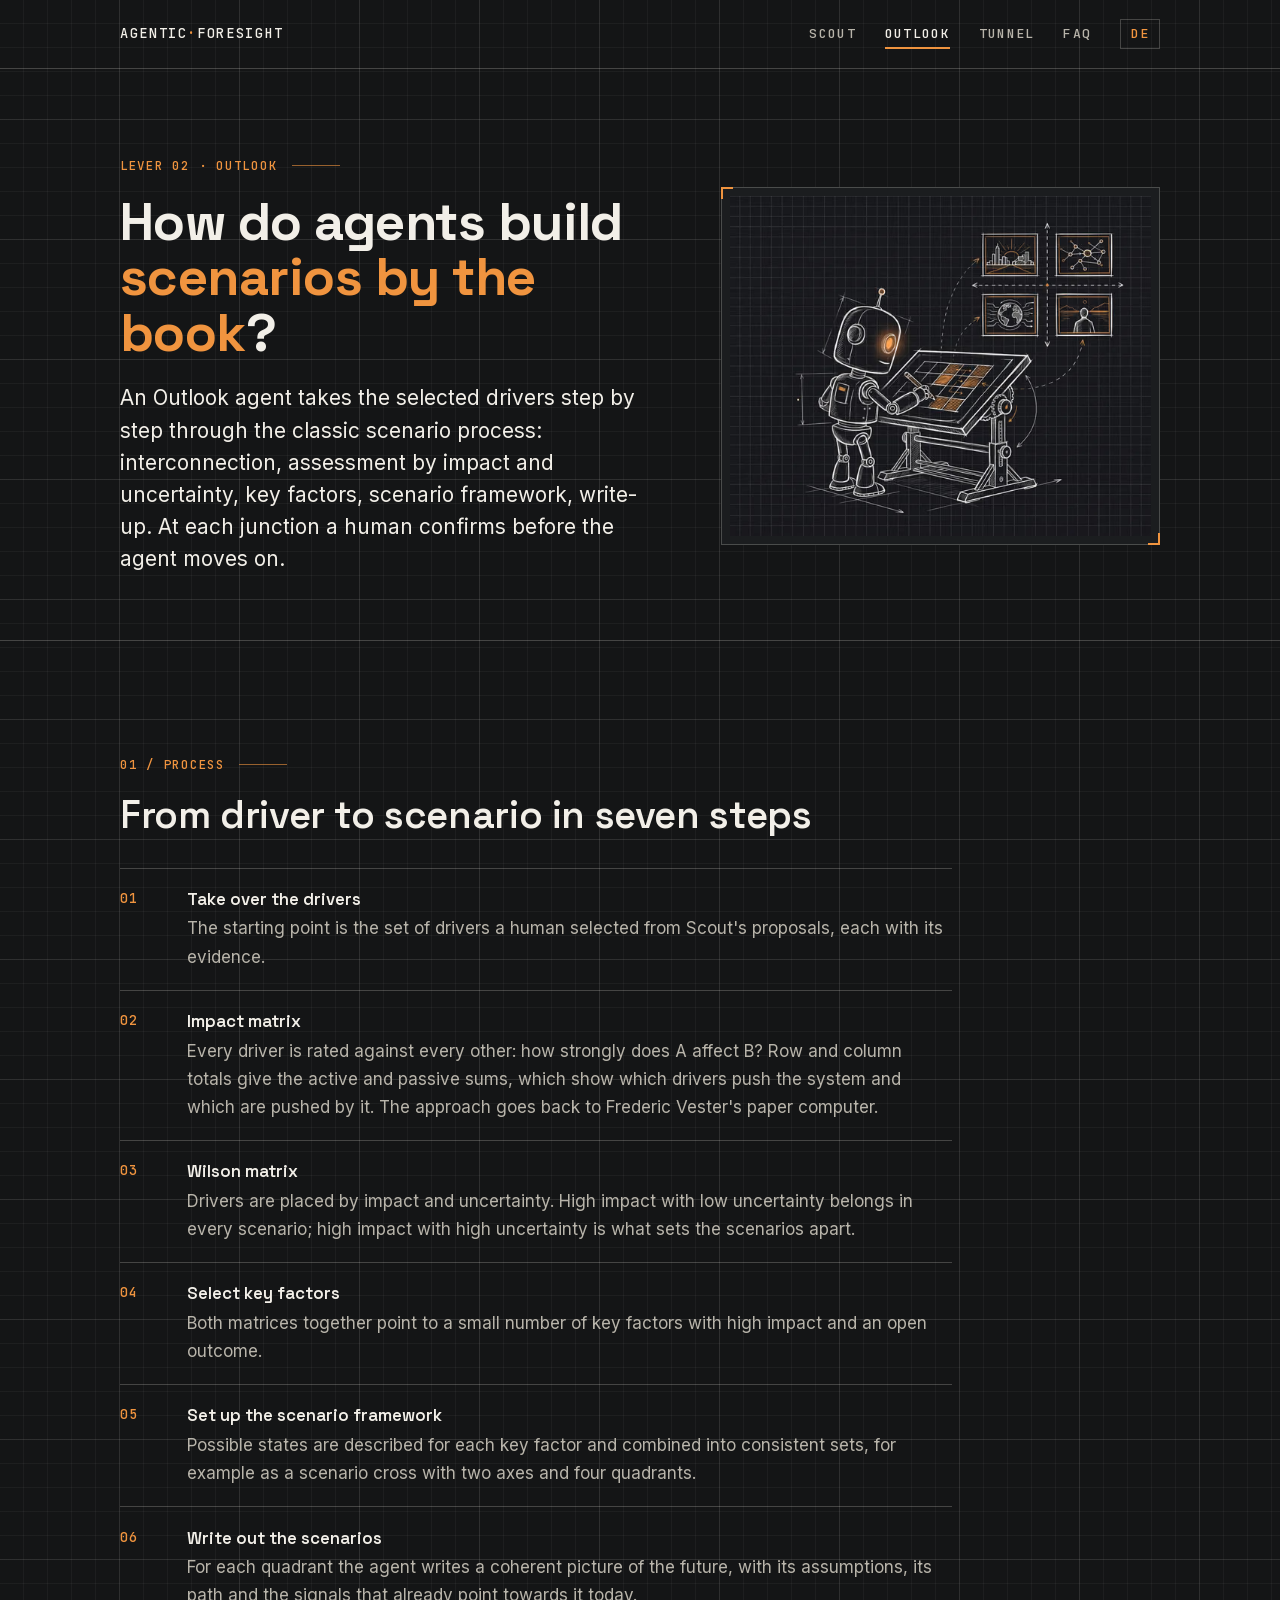
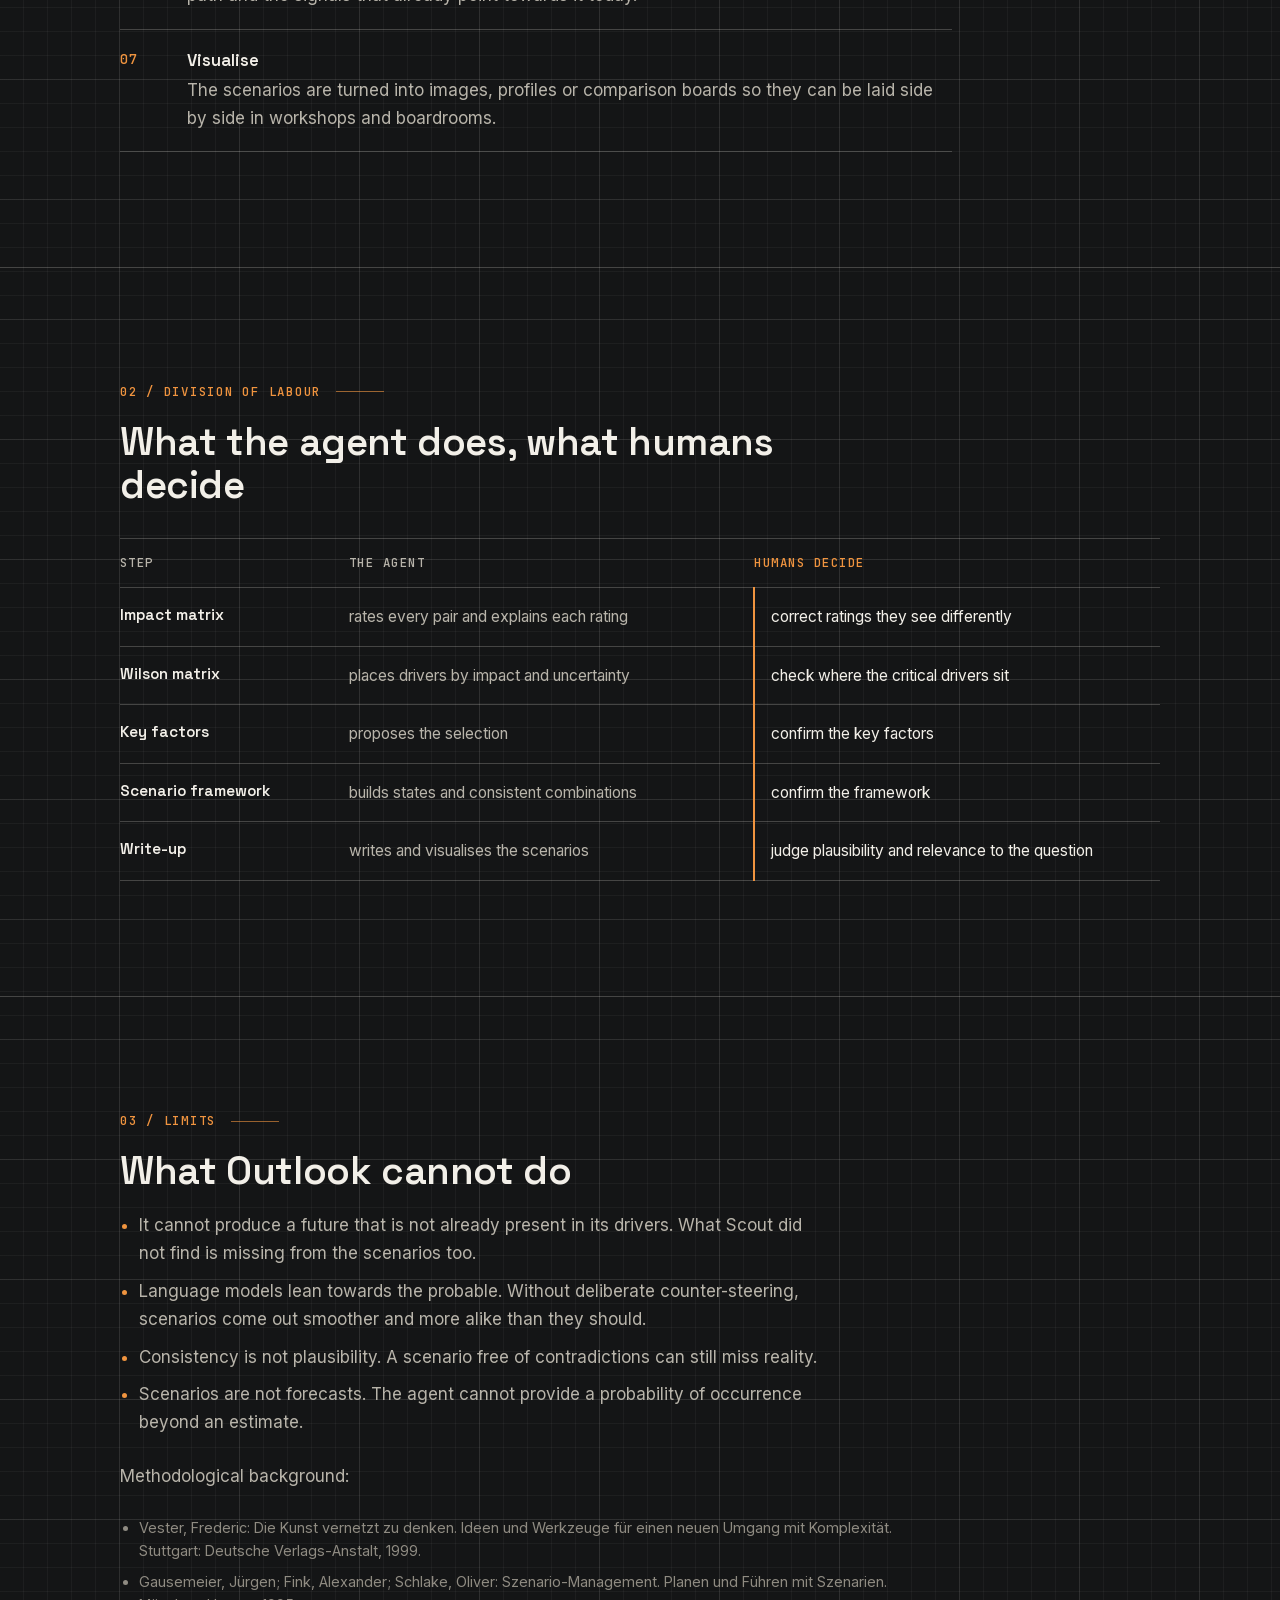
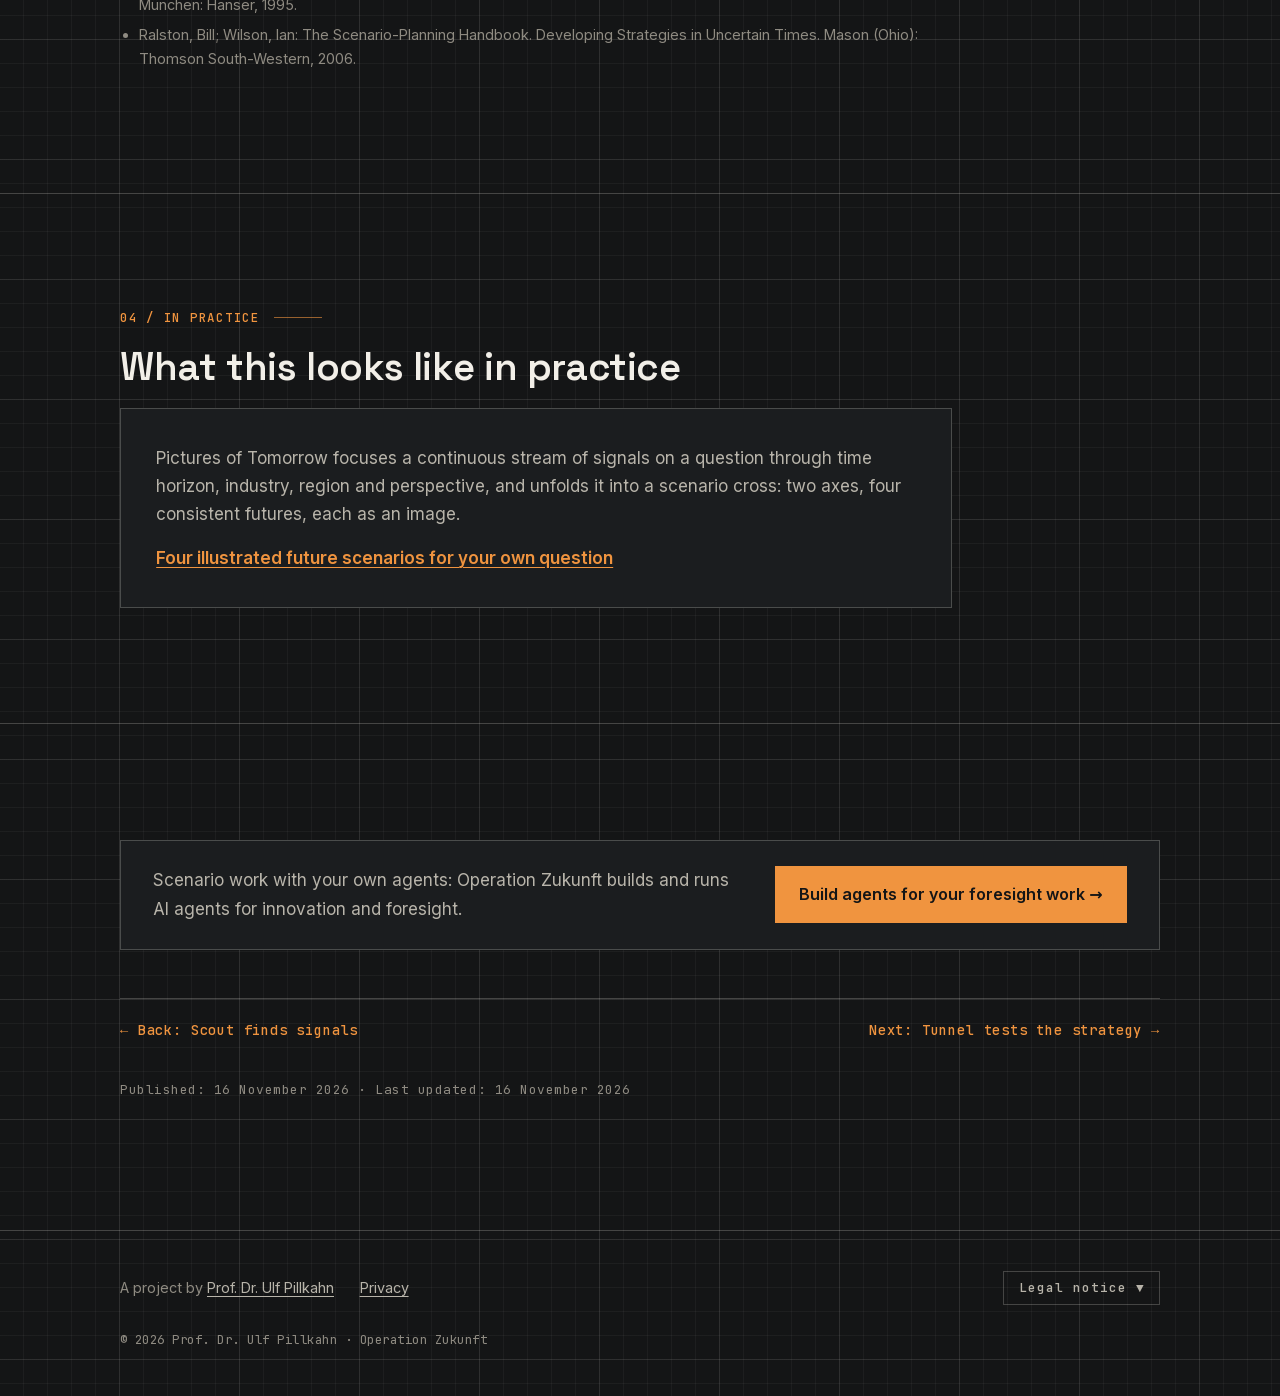
<file: en/outlook/index.html>
<!DOCTYPE html>
<html lang="en">
<head>
    <meta charset="UTF-8">
    <meta name="viewport" content="width=device-width, initial-scale=1">
    <title>Outlook: how AI agents build scenarios by the book</title>
    <meta name="description" content="From drivers via impact matrix and Wilson matrix to the scenario framework: how the Outlook agent builds scenarios and where humans decide.">
    <meta name="robots" content="index, follow">
    <link rel="canonical" href="https://agentic-foresight.com/en/outlook/">
    <link rel="alternate" hreflang="de" href="https://agentic-foresight.com/outlook/">
    <link rel="alternate" hreflang="en" href="https://agentic-foresight.com/en/outlook/">
    <link rel="alternate" hreflang="x-default" href="https://agentic-foresight.com/outlook/">
    <meta property="og:type" content="article">
    <meta property="og:site_name" content="Agentic Foresight">
    <meta property="og:locale" content="en_GB">
    <meta property="og:locale:alternate" content="de_DE">
    <meta property="og:url" content="https://agentic-foresight.com/en/outlook/">
    <meta property="og:title" content="Outlook: how AI agents build scenarios by the book">
    <meta property="og:description" content="From drivers via impact matrix and Wilson matrix to the scenario framework: how the Outlook agent builds scenarios and where humans decide.">
    <meta property="og:image" content="https://agentic-foresight.com/img/og-en.png">
    <meta property="og:image:width" content="1200">
    <meta property="og:image:height" content="630">
    <meta property="og:image:alt" content="Agentic Foresight: the agents Scout, Outlook and Tunnel as a construction sketch">
    <meta property="article:published_time" content="2026-11-16">
    <meta property="article:modified_time" content="2026-11-16">
    <meta property="article:author" content="https://pillkahn.de/">
    <meta name="twitter:card" content="summary_large_image">
    <meta name="twitter:creator" content="@Ulf_Pillkahn">
    <meta name="twitter:title" content="Outlook: how AI agents build scenarios by the book">
    <meta name="twitter:description" content="From drivers via impact matrix and Wilson matrix to the scenario framework: how the Outlook agent builds scenarios and where humans decide.">
    <meta name="twitter:image" content="https://agentic-foresight.com/img/og-en.png">
    <meta name="twitter:image:alt" content="Agentic Foresight: the agents Scout, Outlook and Tunnel as a construction sketch">
    <meta name="theme-color" content="#141516">
    <link rel="preload" href="/fonts/space-grotesk-latin.woff2" as="font" type="font/woff2" crossorigin>
    <link rel="stylesheet" href="/css/style.css?v=2026-11-16">
    <link rel="icon" href="/favicon.svg" type="image/svg+xml">
    <!-- Strukturdaten: generiert von pflege/seo.py nach dem Cluster-Standard -->
    <script type="application/ld+json">
    {
      "@context": "https://schema.org",
      "@graph": [
        {
          "@type": "Person",
          "@id": "https://pillkahn.de/#person",
          "name": "Ulf Pillkahn",
          "honorificPrefix": "Prof. Dr.",
          "url": "https://pillkahn.de/",
          "sameAs": [
            "https://www.linkedin.com/in/prof-dr-ulf-pillkahn-1b7a6131/",
            "https://x.com/Ulf_Pillkahn",
            "https://www.youtube.com/@profandprompt"
          ]
        },
        {
          "@type": "Organization",
          "@id": "https://operation-zukunft.de/#organization",
          "name": "Operation Zukunft",
          "url": "https://operation-zukunft.de/",
          "founder": {
            "@id": "https://pillkahn.de/#person"
          }
        },
        {
          "@type": "WebSite",
          "@id": "https://agentic-foresight.com/#website",
          "url": "https://agentic-foresight.com/",
          "name": "Agentic Foresight",
          "inLanguage": [
            "de-DE",
            "en"
          ],
          "about": {
            "@id": "https://agentic-foresight.com/#term"
          },
          "author": {
            "@id": "https://pillkahn.de/#person"
          },
          "publisher": {
            "@id": "https://pillkahn.de/#person"
          }
        },
        {
          "@type": "DefinedTerm",
          "@id": "https://agentic-foresight.com/#term",
          "name": "Agentic Foresight",
          "description": "Agentic Foresight is foresight work in which specialised AI agents search for signals, build scenarios and test strategies against them. Humans ask the questions, judge and decide.",
          "url": "https://agentic-foresight.com/en/",
          "inLanguage": "en",
          "creator": {
            "@id": "https://pillkahn.de/#person"
          },
          "subjectOf": {
            "@id": "https://papers.ssrn.com/sol3/papers.cfm?abstract_id=7322758"
          }
        },
        {
          "@type": "ScholarlyArticle",
          "@id": "https://papers.ssrn.com/sol3/papers.cfm?abstract_id=7322758",
          "name": "Flipped Foresight",
          "url": "https://papers.ssrn.com/sol3/papers.cfm?abstract_id=7322758",
          "sameAs": "https://doi.org/10.2139/ssrn.7322758",
          "author": {
            "@id": "https://pillkahn.de/#person"
          }
        },
        {
          "@type": "WebPage",
          "@id": "https://agentic-foresight.com/en/outlook/#webpage",
          "url": "https://agentic-foresight.com/en/outlook/",
          "name": "Outlook: how AI agents build scenarios by the book",
          "description": "From drivers via impact matrix and Wilson matrix to the scenario framework: how the Outlook agent builds scenarios and where humans decide.",
          "inLanguage": "en",
          "isPartOf": {
            "@id": "https://agentic-foresight.com/#website"
          },
          "about": {
            "@id": "https://agentic-foresight.com/#term"
          },
          "breadcrumb": {
            "@id": "https://agentic-foresight.com/en/outlook/#breadcrumb"
          },
          "datePublished": "2026-11-16",
          "dateModified": "2026-11-16"
        },
        {
          "@type": "BreadcrumbList",
          "@id": "https://agentic-foresight.com/en/outlook/#breadcrumb",
          "itemListElement": [
            {
              "@type": "ListItem",
              "position": 1,
              "name": "Home",
              "item": "https://agentic-foresight.com/en/"
            },
            {
              "@type": "ListItem",
              "position": 2,
              "name": "Outlook",
              "item": "https://agentic-foresight.com/en/outlook/"
            }
          ]
        },
        {
          "@type": "Article",
          "@id": "https://agentic-foresight.com/en/outlook/#article",
          "headline": "How do agents build scenarios by the book?",
          "description": "From drivers via impact matrix and Wilson matrix to the scenario framework: how the Outlook agent builds scenarios and where humans decide.",
          "url": "https://agentic-foresight.com/en/outlook/",
          "mainEntityOfPage": {
            "@id": "https://agentic-foresight.com/en/outlook/#webpage"
          },
          "isPartOf": {
            "@id": "https://agentic-foresight.com/#website"
          },
          "about": {
            "@id": "https://agentic-foresight.com/#term"
          },
          "inLanguage": "en",
          "datePublished": "2026-11-16",
          "dateModified": "2026-11-16",
          "image": "https://agentic-foresight.com/img/og-en.png",
          "author": {
            "@id": "https://pillkahn.de/#person"
          },
          "publisher": {
            "@id": "https://pillkahn.de/#person"
          }
        }
      ]
    }
    </script>
</head>
<body>
<a class="sprungmarke" href="#inhalt">Skip to content</a>

<!-- kopf -->
<header class="kopf">
  <div class="huelle">
    <a class="marke" href="/en/">Agentic<b>·</b>Foresight</a>
    <nav class="nav" aria-label="Main navigation">
      <a href="/en/scout/">Scout</a>
      <a href="/en/outlook/" aria-current="page">Outlook</a>
      <a href="/en/tunnel/">Tunnel</a>
      <a href="/en/faq/">FAQ</a>
      <a class="sprache" href="/outlook/" hreflang="de" lang="de" data-track="sprache-de">DE</a>
    </nav>
  </div>
</header>
<!-- /kopf -->

<main id="inhalt">

<section class="seite-auftakt">
  <div class="huelle">
    <div>
      <p class="label">Lever 02 · Outlook</p>
      <h1>How do agents build <span>scenarios by the book</span>?</h1>
      <p class="antwort">An Outlook agent takes the selected drivers step by step through the classic scenario process: interconnection, assessment by impact and uncertainty, key factors, scenario framework, write-up. At each junction a human confirms before the agent moves on.</p>
    </div>
    <figure class="blatt">
      <!-- figur:outlook:seite -->
<picture>
  <source type="image/avif" srcset="/img/outlook-560.avif 560w, /img/outlook-760.avif 760w, /img/outlook.avif 1000w" sizes="(max-width: 900px) 92vw, 470px">
  <source type="image/webp" srcset="/img/outlook-560.webp 560w, /img/outlook-760.webp 760w, /img/outlook.webp 1000w" sizes="(max-width: 900px) 92vw, 470px">
  <img src="/img/outlook.webp" alt="Sketch: a robot draws an impact matrix at a drafting table; dashed arrows lead to four scenario panels arranged as a scenario cross." width="1000" height="806" fetchpriority="high" decoding="async">
</picture>
<!-- /figur -->
    </figure>
  </div>
</section>

<section class="sektion">
  <div class="huelle">
    <p class="label">01 / Process</p>
    <h2>From driver to scenario in seven steps</h2>
    <ol class="schritte">
      <li><div><b>Take over the drivers</b><p>The starting point is the set of drivers a human selected from Scout's proposals, each with its evidence.</p></div></li>
      <li><div><b>Impact matrix</b><p>Every driver is rated against every other: how strongly does A affect B? Row and column totals give the active and passive sums, which show which drivers push the system and which are pushed by it. The approach goes back to Frederic Vester's paper computer.</p></div></li>
      <li><div><b>Wilson matrix</b><p>Drivers are placed by impact and uncertainty. High impact with low uncertainty belongs in every scenario; high impact with high uncertainty is what sets the scenarios apart.</p></div></li>
      <li><div><b>Select key factors</b><p>Both matrices together point to a small number of key factors with high impact and an open outcome.</p></div></li>
      <li><div><b>Set up the scenario framework</b><p>Possible states are described for each key factor and combined into consistent sets, for example as a scenario cross with two axes and four quadrants.</p></div></li>
      <li><div><b>Write out the scenarios</b><p>For each quadrant the agent writes a coherent picture of the future, with its assumptions, its path and the signals that already point towards it today.</p></div></li>
      <li><div><b>Visualise</b><p>The scenarios are turned into images, profiles or comparison boards so they can be laid side by side in workshops and boardrooms.</p></div></li>
    </ol>
  </div>
</section>

<section class="sektion">
  <div class="huelle">
    <p class="label">02 / Division of labour</p>
    <h2>What the agent does, what humans decide</h2>
    <div class="tabelle-huelle" role="region" aria-label="Division of labour, Outlook" tabindex="0">
      <table class="rollen">
        <thead><tr><th scope="col">Step</th><th scope="col">The agent</th><th scope="col" class="mensch">Humans decide</th></tr></thead>
        <tbody>
          <tr><th scope="row">Impact matrix</th><td>rates every pair and explains each rating</td><td class="mensch">correct ratings they see differently</td></tr>
          <tr><th scope="row">Wilson matrix</th><td>places drivers by impact and uncertainty</td><td class="mensch">check where the critical drivers sit</td></tr>
          <tr><th scope="row">Key factors</th><td>proposes the selection</td><td class="mensch">confirm the key factors</td></tr>
          <tr><th scope="row">Scenario framework</th><td>builds states and consistent combinations</td><td class="mensch">confirm the framework</td></tr>
          <tr><th scope="row">Write-up</th><td>writes and visualises the scenarios</td><td class="mensch">judge plausibility and relevance to the question</td></tr>
        </tbody>
      </table>
    </div>
  </div>
</section>

<section class="sektion">
  <div class="huelle">
    <p class="label">03 / Limits</p>
    <h2>What Outlook cannot do</h2>
    <ul class="liste">
      <li>It cannot produce a future that is not already present in its drivers. What Scout did not find is missing from the scenarios too.</li>
      <li>Language models lean towards the probable. Without deliberate counter-steering, scenarios come out smoother and more alike than they should.</li>
      <li>Consistency is not plausibility. A scenario free of contradictions can still miss reality.</li>
      <li>Scenarios are not forecasts. The agent cannot provide a probability of occurrence beyond an estimate.</li>
    </ul>
    <p class="nachsatz lese zweit">Methodological background:</p>
    <ul class="quellen">
      <li>Vester, Frederic: Die Kunst vernetzt zu denken. Ideen und Werkzeuge für einen neuen Umgang mit Komplexität. Stuttgart: Deutsche Verlags-Anstalt, 1999.</li>
      <li>Gausemeier, Jürgen; Fink, Alexander; Schlake, Oliver: Szenario-Management. Planen und Führen mit Szenarien. München: Hanser, 1995.</li>
      <li>Ralston, Bill; Wilson, Ian: The Scenario-Planning Handbook. Developing Strategies in Uncertain Times. Mason (Ohio): Thomson South-Western, 2006.</li>
    </ul>
  </div>
</section>

<section class="sektion">
  <div class="huelle">
    <p class="label">04 / In practice</p>
    <h2>What this looks like in practice</h2>
    <div class="werkzeug">
      <p>Pictures of Tomorrow focuses a continuous stream of signals on a question through time horizon, industry, region and perspective, and unfolds it into a scenario cross: two axes, four consistent futures, each as an image.</p>
      <p><a href="https://www.picturesoftomorrow.com/">Four illustrated future scenarios for your own question</a></p>
    </div>
  </div>
</section>

<div class="sektion">
  <div class="huelle">
    <div class="aufruf-knapp">
      <p>Scenario work with your own agents: Operation Zukunft builds and runs AI agents for innovation and foresight.</p>
      <a class="knopf" href="https://operation-zukunft.de/#angebote" data-track="cta-angebot">Build agents for your foresight work →</a>
    </div>
    <nav class="weiterblaettern" aria-label="Other levers">
      <a href="/en/scout/" data-track="hebel-scout">← Back: Scout finds signals</a>
      <a href="/en/tunnel/" data-track="hebel-tunnel">Next: Tunnel tests the strategy →</a>
    </nav>
    <p class="stand">Published: 16 November 2026 · Last updated: 16 November 2026</p>
  </div>
</div>

</main>

<!-- fuss -->
<footer class="fuss">
  <div class="huelle">
    <div class="fuss-zeile">
      <div class="fuss-links">
        <p class="cluster-hinweis">A project by <a href="https://pillkahn.de/">Prof. Dr. Ulf Pillkahn</a></p>
        <a href="/en/privacy/" data-track="datenschutz">Privacy</a>
      </div>
      <button class="impressum-toggle" type="button" aria-expanded="false" aria-controls="impressum" data-text="Legal notice">Legal notice ▼</button>
    </div>
    <div id="impressum" class="impressum">
      <h2>Legal notice</h2>
      <p><strong>Information pursuant to § 5 DDG (German Digital Services Act)</strong></p>
      <p>Prof. Dr. Ulf Pillkahn<br>Maxhofstraße 28<br>81475 München<br>Germany</p>
      <p><strong>Contact:</strong> <a href="mailto:info@operation-zukunft.de">info@operation-zukunft.de</a></p>
      <p><strong>Responsible for content pursuant to § 18 (2) MStV:</strong><br>Prof. Dr. Ulf Pillkahn</p>
      <p><strong>Disclaimer:</strong> The content of these pages has been prepared with great care. No guarantee can be given, however, for its accuracy, completeness or timeliness. As a service provider, Prof. Dr. Ulf Pillkahn is responsible for his own content on these pages under general law in accordance with § 7 (1) DDG, but under §§ 8 to 10 DDG is not obliged to monitor transmitted or stored third-party information or to investigate circumstances indicating illegal activity. The operators of linked external sites are solely responsible for their content. The German version of this legal notice is authoritative.</p>
    </div>
    <p class="copy">© 2026 Prof. Dr. Ulf Pillkahn · Operation Zukunft</p>
  </div>
</footer>
<!-- /fuss -->

<script src="/js/main.js?v=2026-11-16" defer></script>
<script src="/js/track.js?v=2026-11-16" defer></script>
</body>
</html>
</file>
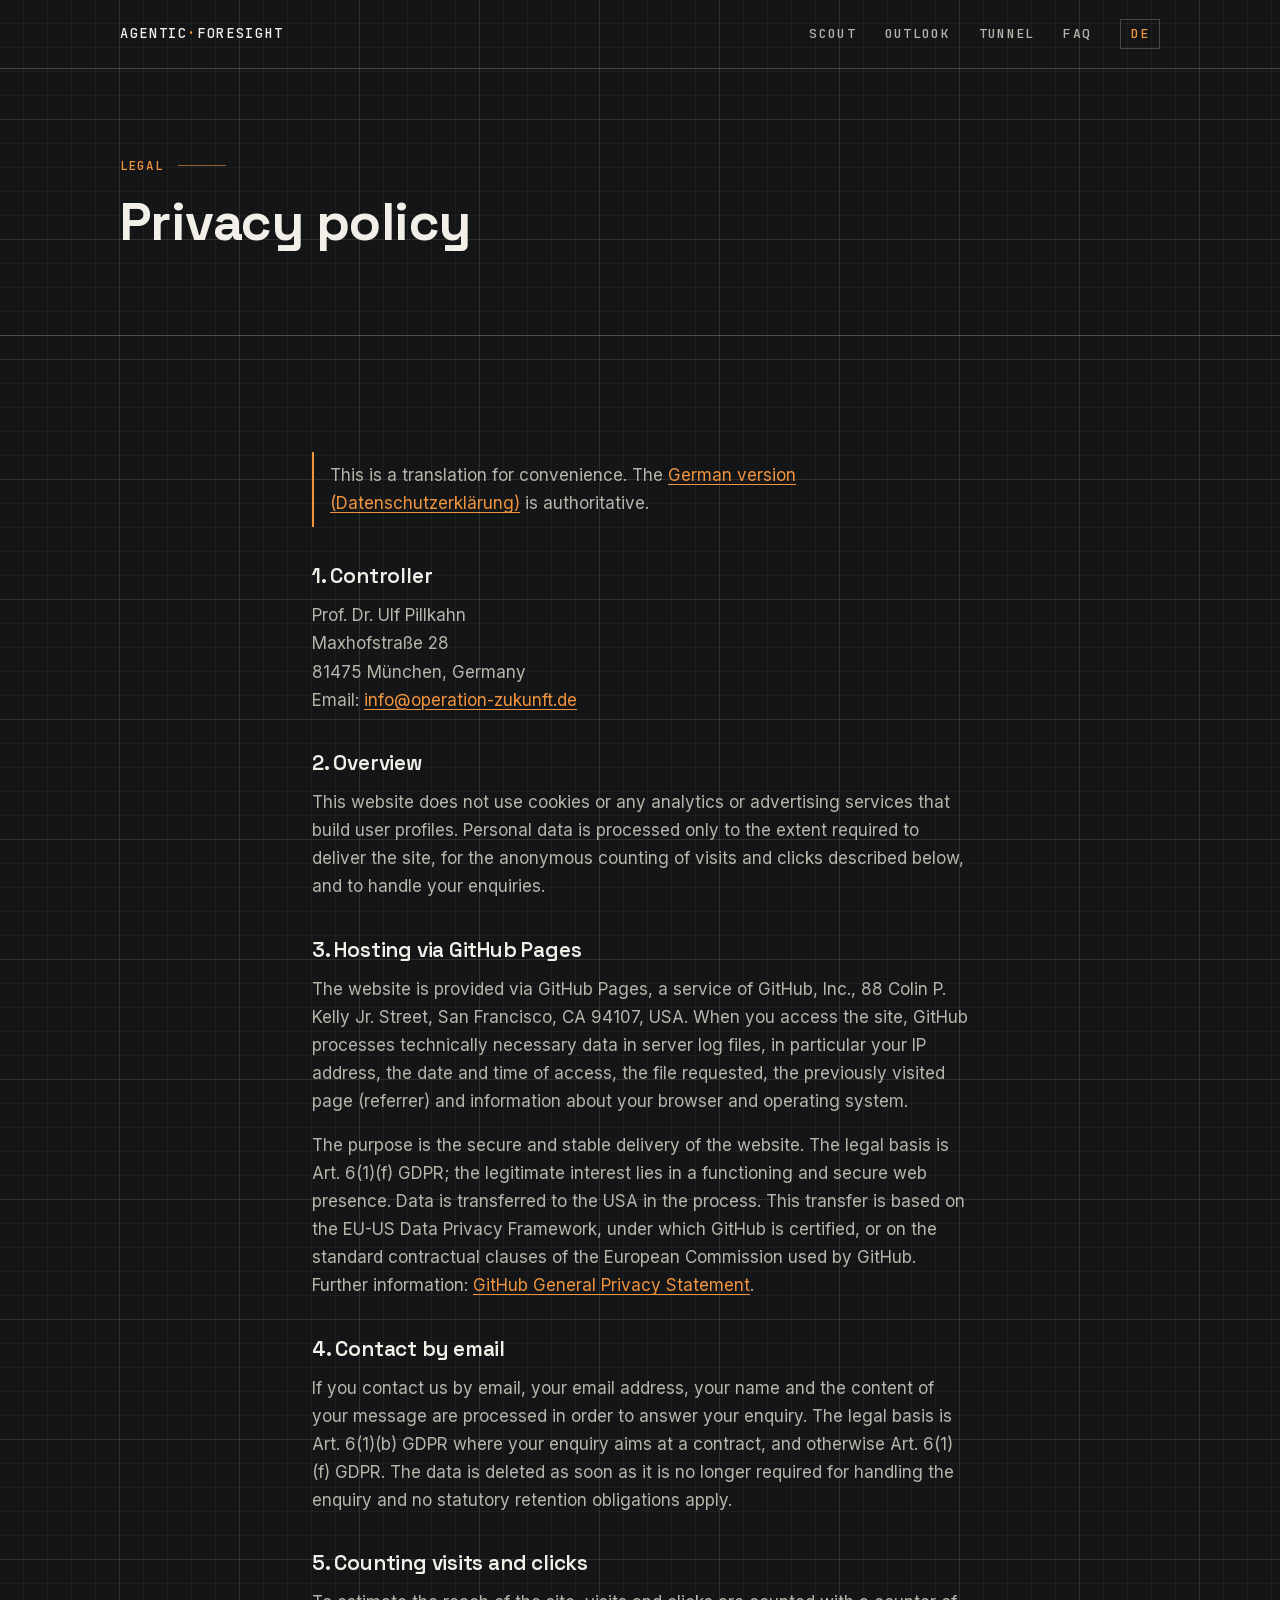
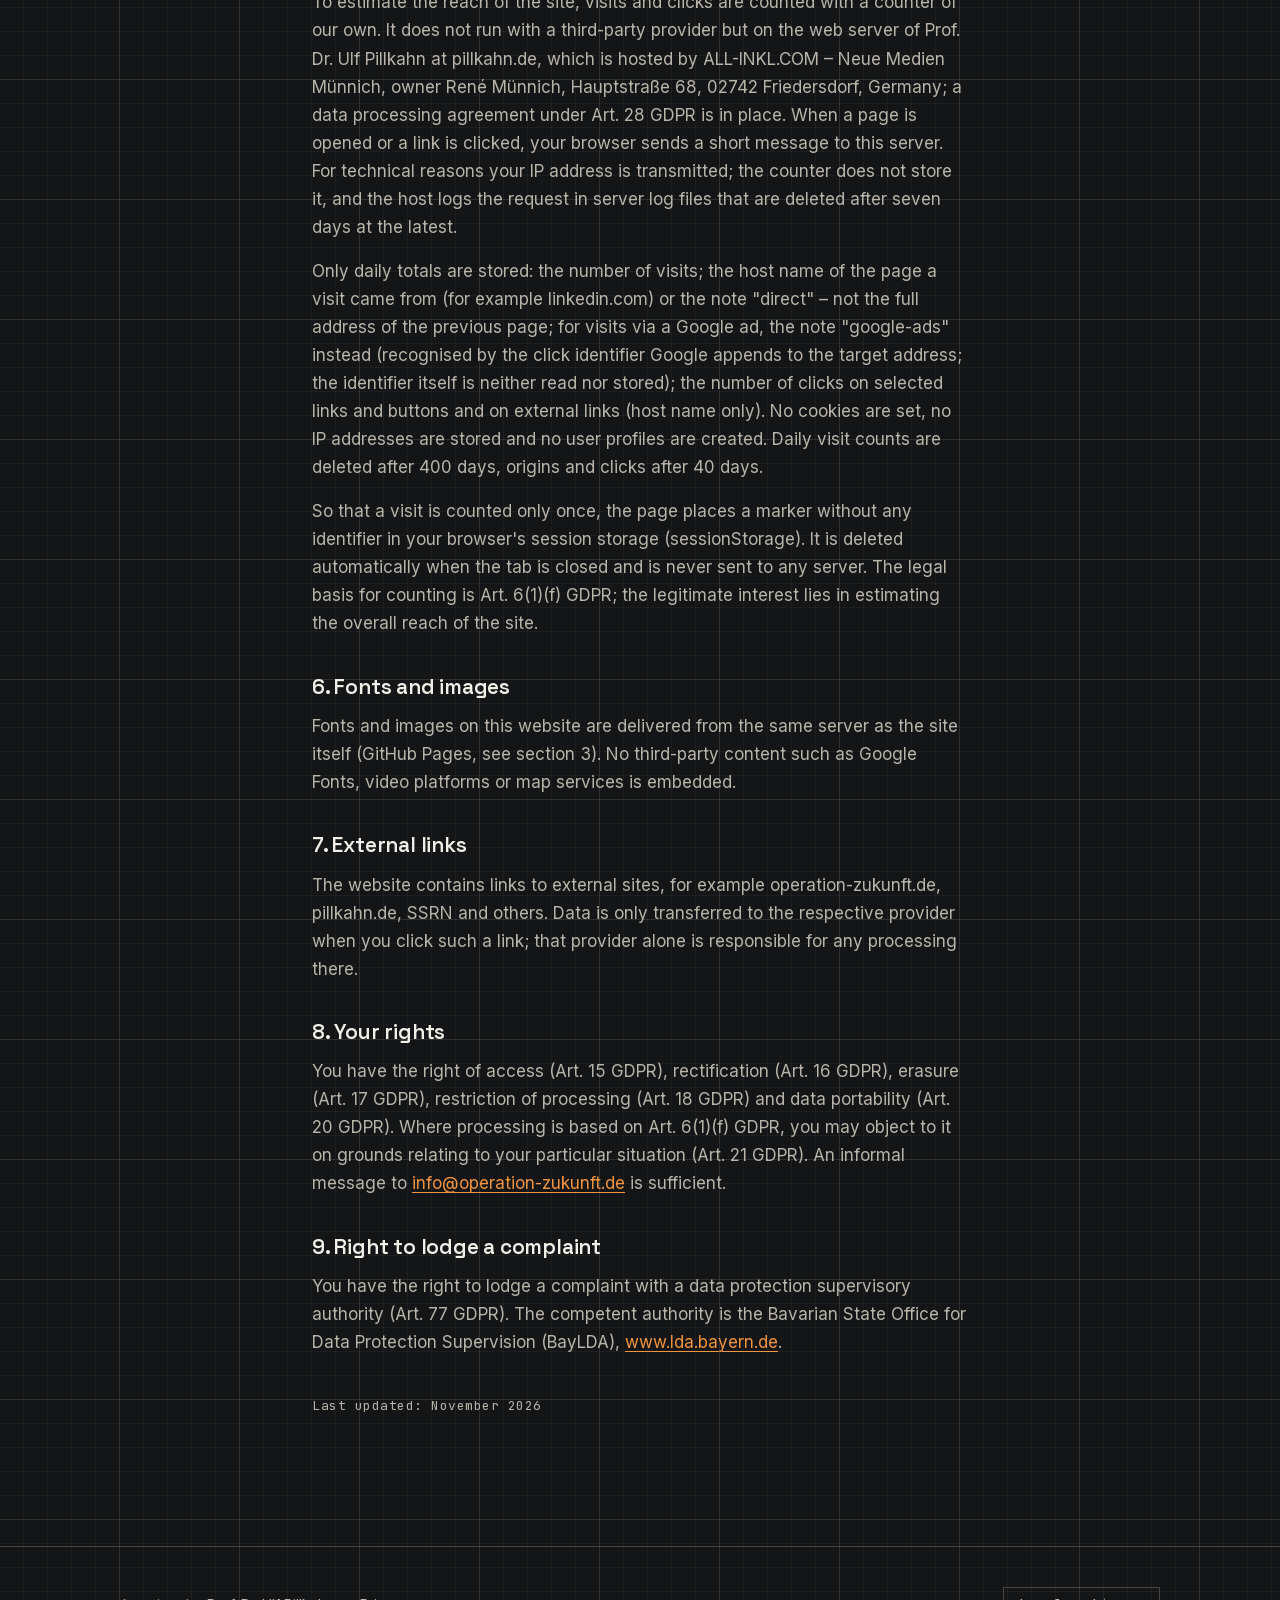
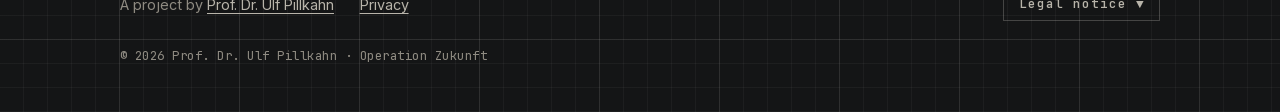
<file: en/privacy/index.html>
<!DOCTYPE html>
<html lang="en">
<head>
    <meta charset="UTF-8">
    <meta name="viewport" content="width=device-width, initial-scale=1">
    <title>Privacy policy | Agentic Foresight</title>
    <meta name="description" content="Privacy policy of agentic-foresight.com: hosting, anonymous visit counter, fonts, external links and your rights.">
    <meta name="robots" content="noindex, follow">
    <link rel="canonical" href="https://agentic-foresight.com/en/privacy/">
    <link rel="alternate" hreflang="de" href="https://agentic-foresight.com/datenschutz/">
    <link rel="alternate" hreflang="en" href="https://agentic-foresight.com/en/privacy/">
    <link rel="alternate" hreflang="x-default" href="https://agentic-foresight.com/datenschutz/">
    <meta property="og:type" content="website">
    <meta property="og:site_name" content="Agentic Foresight">
    <meta property="og:locale" content="en_GB">
    <meta property="og:locale:alternate" content="de_DE">
    <meta property="og:url" content="https://agentic-foresight.com/en/privacy/">
    <meta property="og:title" content="Privacy policy | Agentic Foresight">
    <meta property="og:description" content="Privacy policy of agentic-foresight.com: hosting, anonymous visit counter, fonts, external links and your rights.">
    <meta property="og:image" content="https://agentic-foresight.com/img/og-en.png">
    <meta property="og:image:width" content="1200">
    <meta property="og:image:height" content="630">
    <meta property="og:image:alt" content="Agentic Foresight: the agents Scout, Outlook and Tunnel as a construction sketch">
    <meta name="twitter:card" content="summary_large_image">
    <meta name="twitter:creator" content="@Ulf_Pillkahn">
    <meta name="twitter:title" content="Privacy policy | Agentic Foresight">
    <meta name="twitter:description" content="Privacy policy of agentic-foresight.com: hosting, anonymous visit counter, fonts, external links and your rights.">
    <meta name="twitter:image" content="https://agentic-foresight.com/img/og-en.png">
    <meta name="twitter:image:alt" content="Agentic Foresight: the agents Scout, Outlook and Tunnel as a construction sketch">
    <meta name="theme-color" content="#141516">
    <link rel="stylesheet" href="/css/style.css?v=2026-11-16">
    <link rel="icon" href="/favicon.svg" type="image/svg+xml">
    <!-- Strukturdaten: generiert von pflege/seo.py nach dem Cluster-Standard -->
    <script type="application/ld+json">
    {
      "@context": "https://schema.org",
      "@graph": [
        {
          "@type": "Person",
          "@id": "https://pillkahn.de/#person",
          "name": "Ulf Pillkahn",
          "honorificPrefix": "Prof. Dr.",
          "url": "https://pillkahn.de/",
          "sameAs": [
            "https://www.linkedin.com/in/prof-dr-ulf-pillkahn-1b7a6131/",
            "https://x.com/Ulf_Pillkahn",
            "https://www.youtube.com/@profandprompt"
          ]
        },
        {
          "@type": "Organization",
          "@id": "https://operation-zukunft.de/#organization",
          "name": "Operation Zukunft",
          "url": "https://operation-zukunft.de/",
          "founder": {
            "@id": "https://pillkahn.de/#person"
          }
        },
        {
          "@type": "WebSite",
          "@id": "https://agentic-foresight.com/#website",
          "url": "https://agentic-foresight.com/",
          "name": "Agentic Foresight",
          "inLanguage": [
            "de-DE",
            "en"
          ],
          "about": {
            "@id": "https://agentic-foresight.com/#term"
          },
          "author": {
            "@id": "https://pillkahn.de/#person"
          },
          "publisher": {
            "@id": "https://pillkahn.de/#person"
          }
        },
        {
          "@type": "DefinedTerm",
          "@id": "https://agentic-foresight.com/#term",
          "name": "Agentic Foresight",
          "description": "Agentic Foresight is foresight work in which specialised AI agents search for signals, build scenarios and test strategies against them. Humans ask the questions, judge and decide.",
          "url": "https://agentic-foresight.com/en/",
          "inLanguage": "en",
          "creator": {
            "@id": "https://pillkahn.de/#person"
          },
          "subjectOf": {
            "@id": "https://papers.ssrn.com/sol3/papers.cfm?abstract_id=7322758"
          }
        },
        {
          "@type": "ScholarlyArticle",
          "@id": "https://papers.ssrn.com/sol3/papers.cfm?abstract_id=7322758",
          "name": "Flipped Foresight",
          "url": "https://papers.ssrn.com/sol3/papers.cfm?abstract_id=7322758",
          "sameAs": "https://doi.org/10.2139/ssrn.7322758",
          "author": {
            "@id": "https://pillkahn.de/#person"
          }
        },
        {
          "@type": "WebPage",
          "@id": "https://agentic-foresight.com/en/privacy/#webpage",
          "url": "https://agentic-foresight.com/en/privacy/",
          "name": "Privacy policy | Agentic Foresight",
          "description": "Privacy policy of agentic-foresight.com: hosting, anonymous visit counter, fonts, external links and your rights.",
          "inLanguage": "en",
          "isPartOf": {
            "@id": "https://agentic-foresight.com/#website"
          },
          "about": {
            "@id": "https://agentic-foresight.com/#term"
          },
          "breadcrumb": {
            "@id": "https://agentic-foresight.com/en/privacy/#breadcrumb"
          }
        },
        {
          "@type": "BreadcrumbList",
          "@id": "https://agentic-foresight.com/en/privacy/#breadcrumb",
          "itemListElement": [
            {
              "@type": "ListItem",
              "position": 1,
              "name": "Home",
              "item": "https://agentic-foresight.com/en/"
            },
            {
              "@type": "ListItem",
              "position": 2,
              "name": "Privacy",
              "item": "https://agentic-foresight.com/en/privacy/"
            }
          ]
        }
      ]
    }
    </script>
</head>
<body>
<a class="sprungmarke" href="#inhalt">Skip to content</a>

<!-- kopf -->
<header class="kopf">
  <div class="huelle">
    <a class="marke" href="/en/">Agentic<b>·</b>Foresight</a>
    <nav class="nav" aria-label="Main navigation">
      <a href="/en/scout/">Scout</a>
      <a href="/en/outlook/">Outlook</a>
      <a href="/en/tunnel/">Tunnel</a>
      <a href="/en/faq/">FAQ</a>
      <a class="sprache" href="/datenschutz/" hreflang="de" lang="de" data-track="sprache-de">DE</a>
    </nav>
  </div>
</header>
<!-- /kopf -->

<main id="inhalt">
<section class="seite-auftakt">
  <div class="huelle einfach">
    <p class="label">Legal</p>
    <h1>Privacy policy</h1>
  </div>
</section>

<section class="sektion">
  <div class="huelle recht">
    <p class="hinweis">This is a translation for convenience. The <a href="/datenschutz/" lang="de">German version (Datenschutzerklärung)</a> is authoritative.</p>

    <h2>1. Controller</h2>
    <p>Prof. Dr. Ulf Pillkahn<br>Maxhofstraße 28<br>81475 München, Germany<br>Email: <a href="mailto:info@operation-zukunft.de">info@operation-zukunft.de</a></p>

    <h2>2. Overview</h2>
    <p>This website does not use cookies or any analytics or advertising services that build user profiles. Personal data is processed only to the extent required to deliver the site, for the anonymous counting of visits and clicks described below, and to handle your enquiries.</p>

    <h2>3. Hosting via GitHub Pages</h2>
    <p>The website is provided via GitHub Pages, a service of GitHub, Inc., 88 Colin P. Kelly Jr. Street, San Francisco, CA 94107, USA. When you access the site, GitHub processes technically necessary data in server log files, in particular your IP address, the date and time of access, the file requested, the previously visited page (referrer) and information about your browser and operating system.</p>
    <p>The purpose is the secure and stable delivery of the website. The legal basis is Art. 6(1)(f) GDPR; the legitimate interest lies in a functioning and secure web presence. Data is transferred to the USA in the process. This transfer is based on the EU-US Data Privacy Framework, under which GitHub is certified, or on the standard contractual clauses of the European Commission used by GitHub. Further information: <a href="https://docs.github.com/en/site-policy/privacy-policies/github-general-privacy-statement">GitHub General Privacy Statement</a>.</p>

    <h2>4. Contact by email</h2>
    <p>If you contact us by email, your email address, your name and the content of your message are processed in order to answer your enquiry. The legal basis is Art. 6(1)(b) GDPR where your enquiry aims at a contract, and otherwise Art. 6(1)(f) GDPR. The data is deleted as soon as it is no longer required for handling the enquiry and no statutory retention obligations apply.</p>

    <h2>5. Counting visits and clicks</h2>
    <p>To estimate the reach of the site, visits and clicks are counted with a counter of our own. It does not run with a third-party provider but on the web server of Prof. Dr. Ulf Pillkahn at pillkahn.de, which is hosted by ALL-INKL.COM – Neue Medien Münnich, owner René Münnich, Hauptstraße 68, 02742 Friedersdorf, Germany; a data processing agreement under Art. 28 GDPR is in place. When a page is opened or a link is clicked, your browser sends a short message to this server. For technical reasons your IP address is transmitted; the counter does not store it, and the host logs the request in server log files that are deleted after seven days at the latest.</p>
    <p>Only daily totals are stored: the number of visits; the host name of the page a visit came from (for example linkedin.com) or the note "direct" – not the full address of the previous page; for visits via a Google ad, the note "google-ads" instead (recognised by the click identifier Google appends to the target address; the identifier itself is neither read nor stored); the number of clicks on selected links and buttons and on external links (host name only). No cookies are set, no IP addresses are stored and no user profiles are created. Daily visit counts are deleted after 400 days, origins and clicks after 40 days.</p>
    <p>So that a visit is counted only once, the page places a marker without any identifier in your browser's session storage (sessionStorage). It is deleted automatically when the tab is closed and is never sent to any server. The legal basis for counting is Art. 6(1)(f) GDPR; the legitimate interest lies in estimating the overall reach of the site.</p>

    <h2>6. Fonts and images</h2>
    <p>Fonts and images on this website are delivered from the same server as the site itself (GitHub Pages, see section 3). No third-party content such as Google Fonts, video platforms or map services is embedded.</p>

    <h2>7. External links</h2>
    <p>The website contains links to external sites, for example operation-zukunft.de, pillkahn.de, SSRN and others. Data is only transferred to the respective provider when you click such a link; that provider alone is responsible for any processing there.</p>

    <h2>8. Your rights</h2>
    <p>You have the right of access (Art. 15 GDPR), rectification (Art. 16 GDPR), erasure (Art. 17 GDPR), restriction of processing (Art. 18 GDPR) and data portability (Art. 20 GDPR). Where processing is based on Art. 6(1)(f) GDPR, you may object to it on grounds relating to your particular situation (Art. 21 GDPR). An informal message to <a href="mailto:info@operation-zukunft.de">info@operation-zukunft.de</a> is sufficient.</p>

    <h2>9. Right to lodge a complaint</h2>
    <p>You have the right to lodge a complaint with a data protection supervisory authority (Art. 77 GDPR). The competent authority is the Bavarian State Office for Data Protection Supervision (BayLDA), <a href="https://www.lda.bayern.de/">www.lda.bayern.de</a>.</p>

    <p class="stand">Last updated: November 2026</p>
  </div>
</section>
</main>

<!-- fuss -->
<footer class="fuss">
  <div class="huelle">
    <div class="fuss-zeile">
      <div class="fuss-links">
        <p class="cluster-hinweis">A project by <a href="https://pillkahn.de/">Prof. Dr. Ulf Pillkahn</a></p>
        <a href="/en/privacy/" data-track="datenschutz">Privacy</a>
      </div>
      <button class="impressum-toggle" type="button" aria-expanded="false" aria-controls="impressum" data-text="Legal notice">Legal notice ▼</button>
    </div>
    <div id="impressum" class="impressum">
      <h2>Legal notice</h2>
      <p><strong>Information pursuant to § 5 DDG (German Digital Services Act)</strong></p>
      <p>Prof. Dr. Ulf Pillkahn<br>Maxhofstraße 28<br>81475 München<br>Germany</p>
      <p><strong>Contact:</strong> <a href="mailto:info@operation-zukunft.de">info@operation-zukunft.de</a></p>
      <p><strong>Responsible for content pursuant to § 18 (2) MStV:</strong><br>Prof. Dr. Ulf Pillkahn</p>
      <p><strong>Disclaimer:</strong> The content of these pages has been prepared with great care. No guarantee can be given, however, for its accuracy, completeness or timeliness. As a service provider, Prof. Dr. Ulf Pillkahn is responsible for his own content on these pages under general law in accordance with § 7 (1) DDG, but under §§ 8 to 10 DDG is not obliged to monitor transmitted or stored third-party information or to investigate circumstances indicating illegal activity. The operators of linked external sites are solely responsible for their content. The German version of this legal notice is authoritative.</p>
    </div>
    <p class="copy">© 2026 Prof. Dr. Ulf Pillkahn · Operation Zukunft</p>
  </div>
</footer>
<!-- /fuss -->

<script src="/js/main.js?v=2026-11-16" defer></script>
<script src="/js/track.js?v=2026-11-16" defer></script>
</body>
</html>
</file>
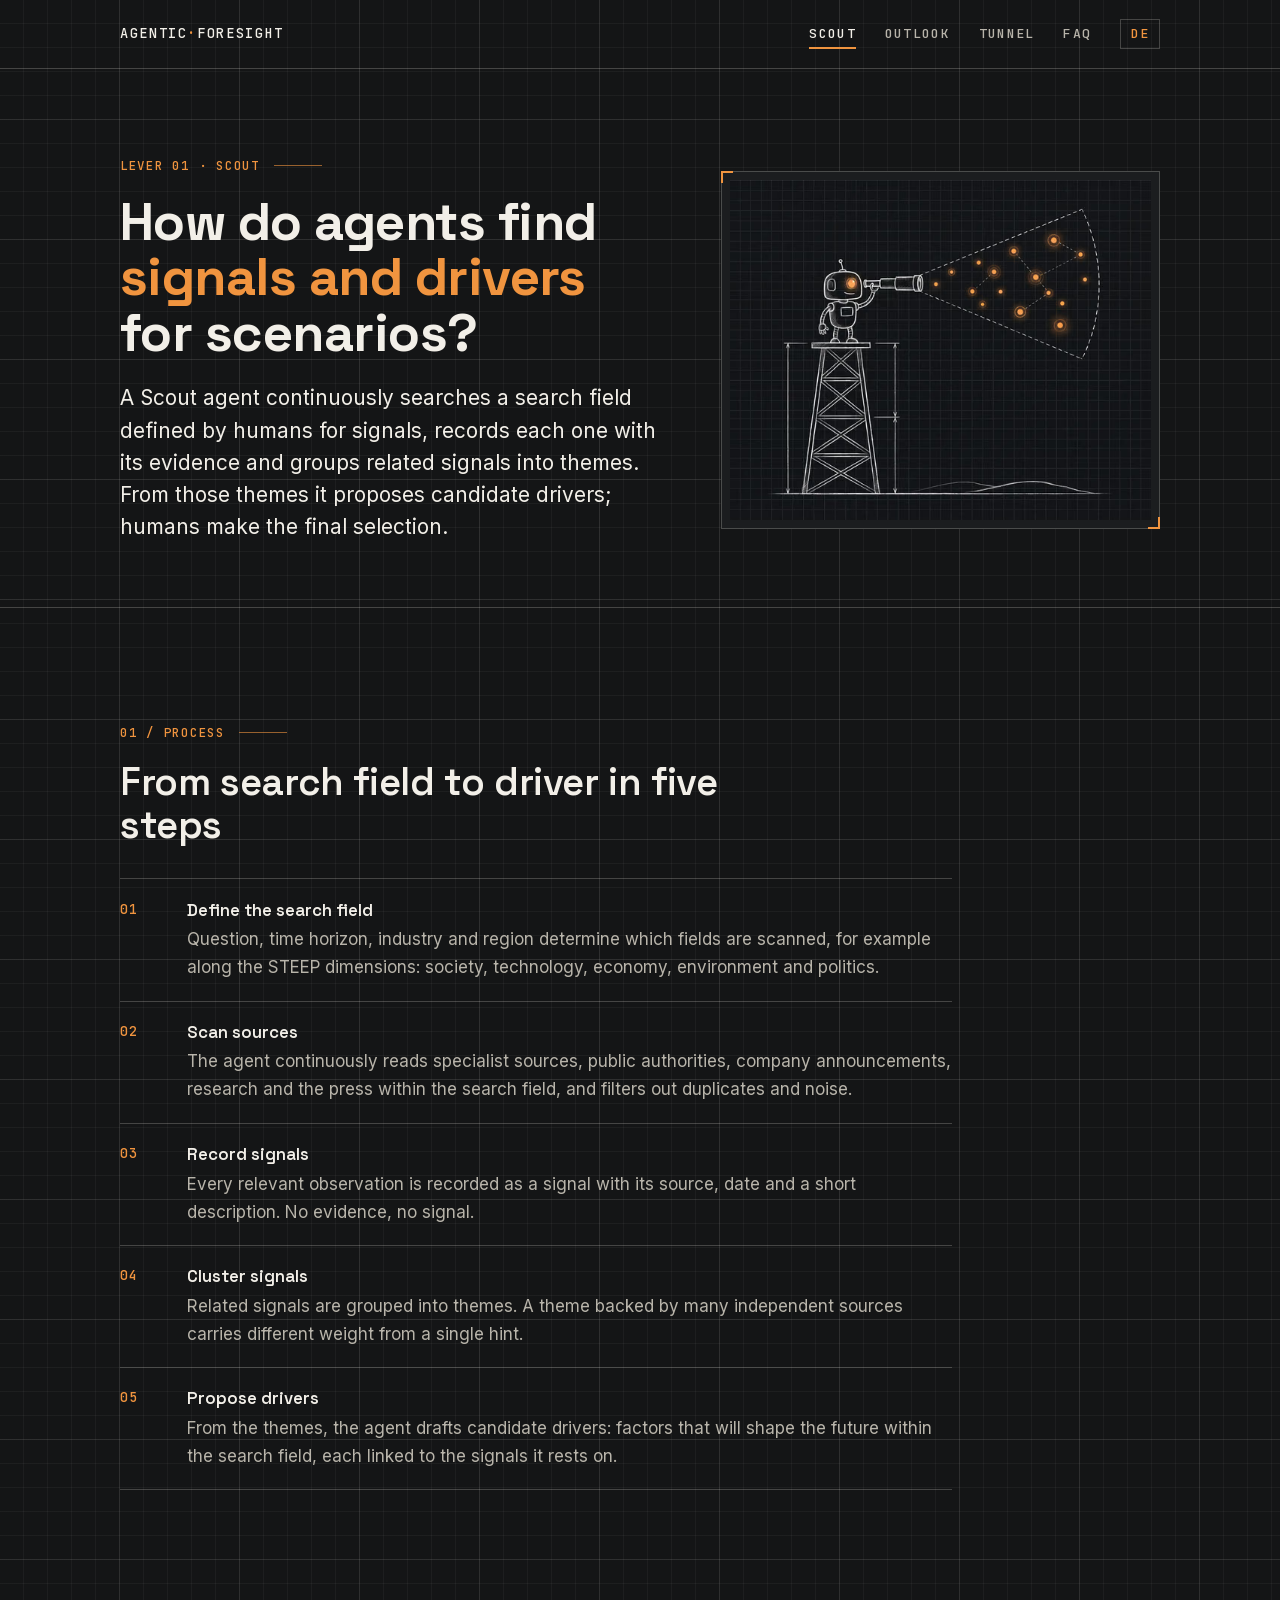
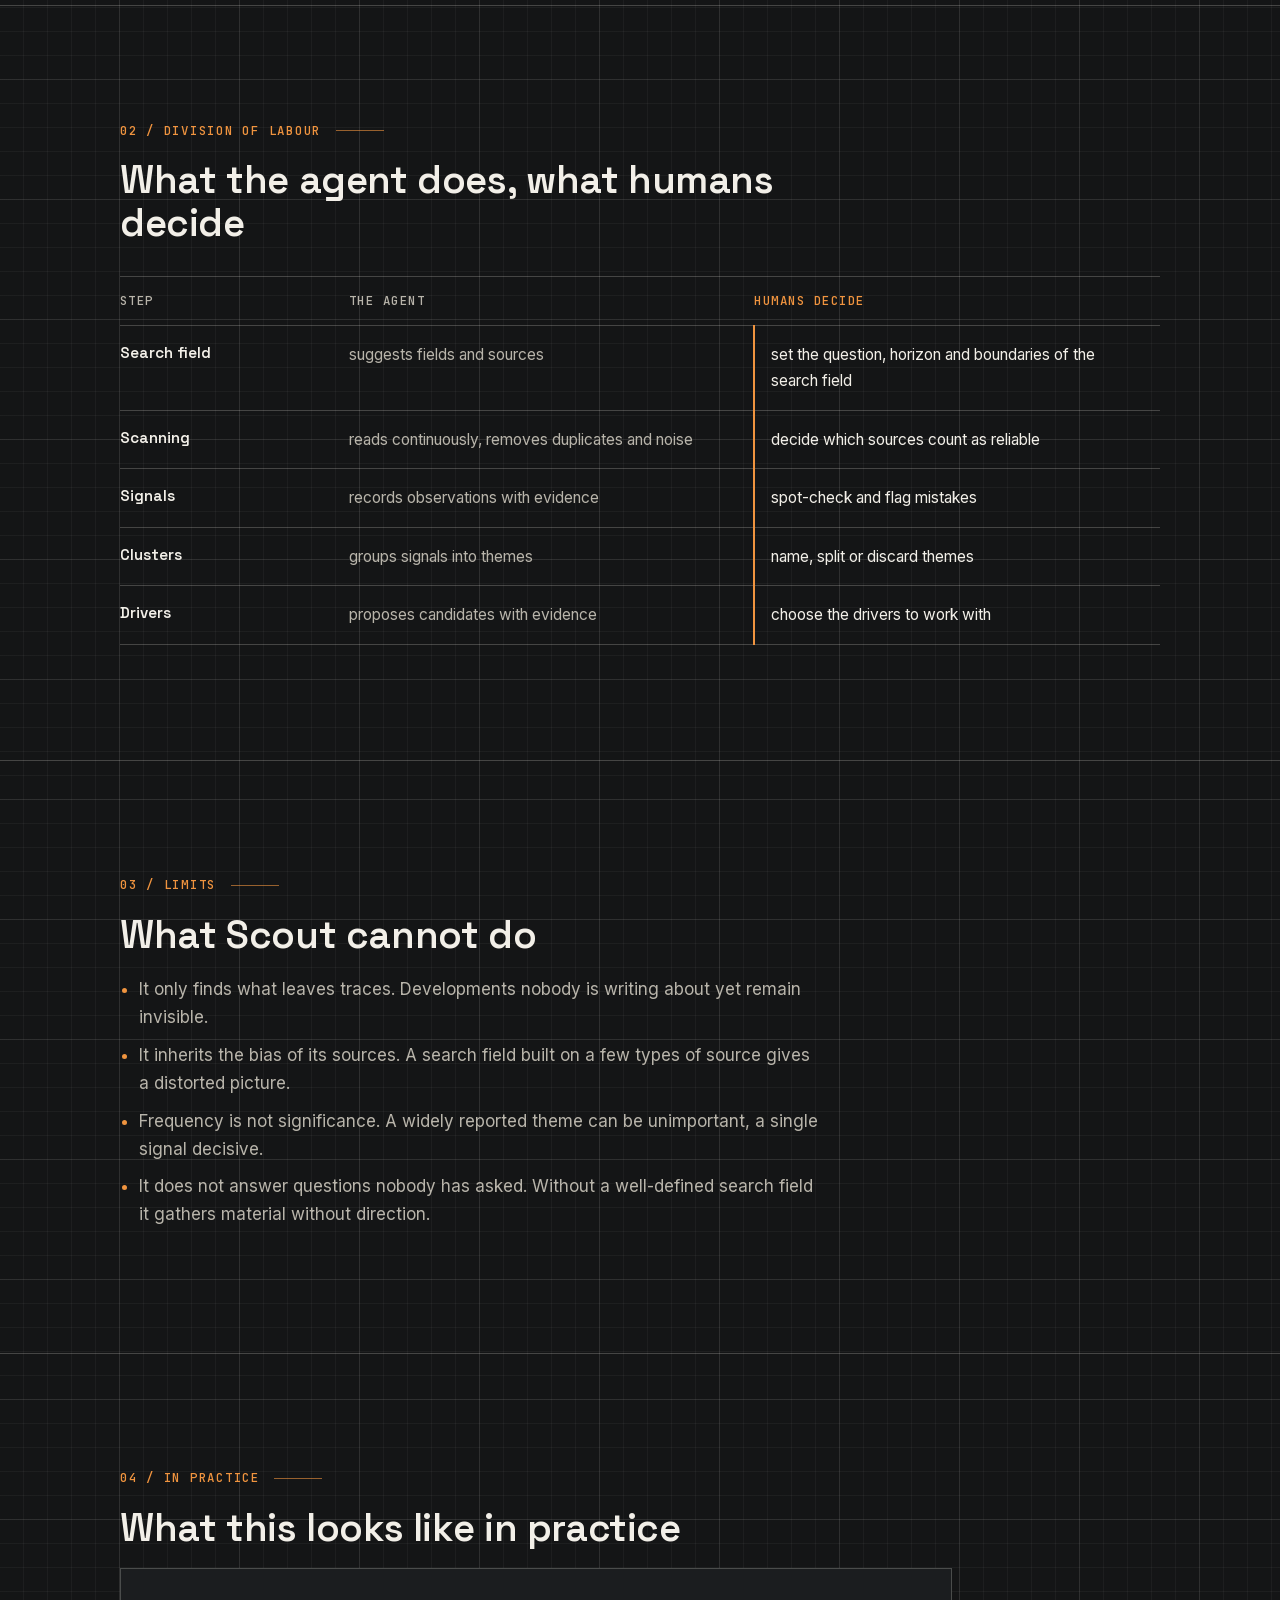
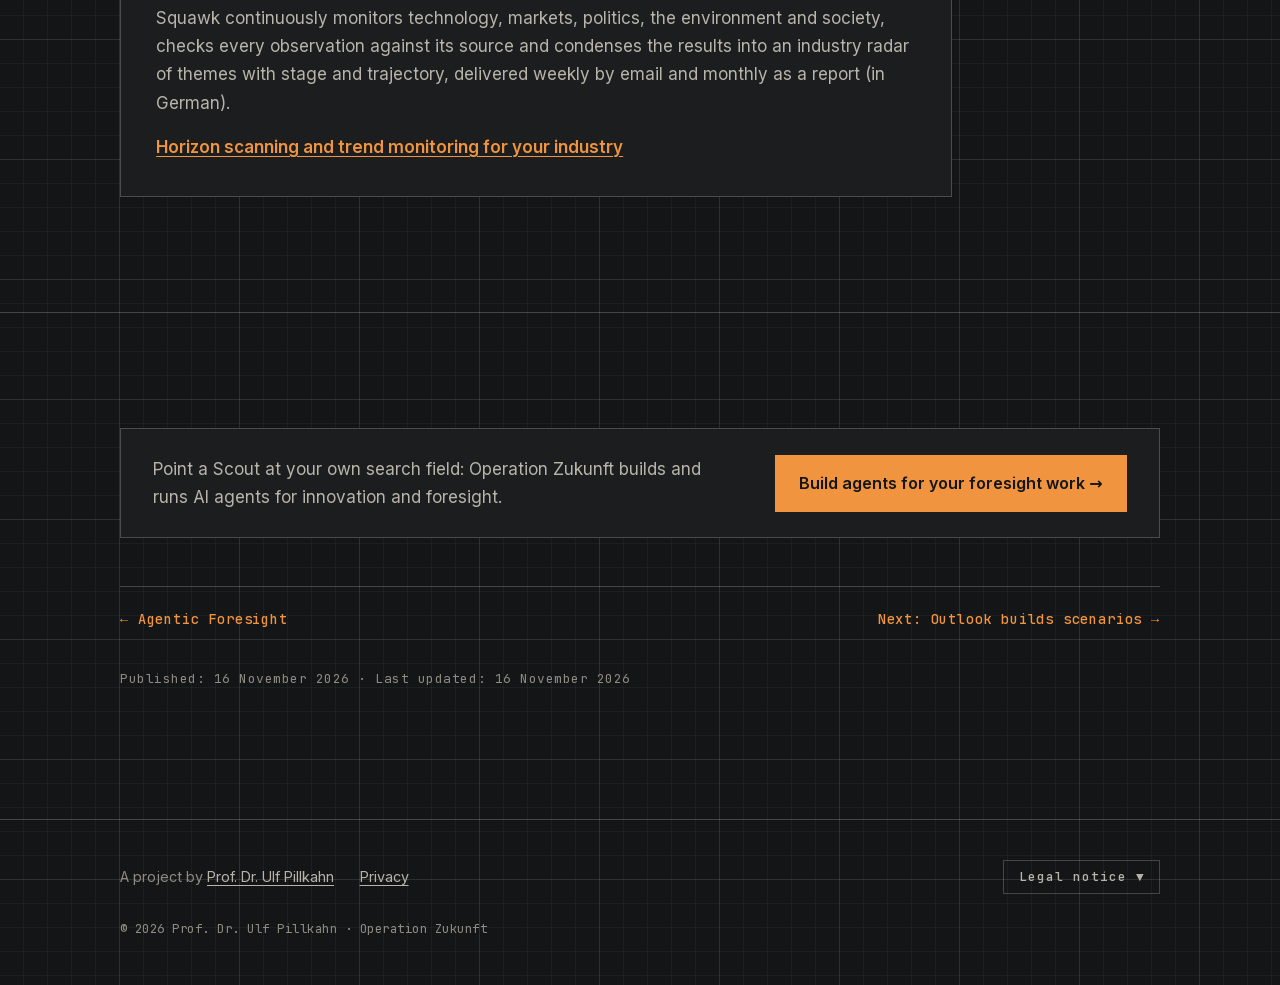
<file: en/scout/index.html>
<!DOCTYPE html>
<html lang="en">
<head>
    <meta charset="UTF-8">
    <meta name="viewport" content="width=device-width, initial-scale=1">
    <title>Scout: how AI agents find signals for scenarios</title>
    <meta name="description" content="The Scout agent scans a search field, records signals with evidence and proposes drivers. What the agent does and what humans decide.">
    <meta name="robots" content="index, follow">
    <link rel="canonical" href="https://agentic-foresight.com/en/scout/">
    <link rel="alternate" hreflang="de" href="https://agentic-foresight.com/scout/">
    <link rel="alternate" hreflang="en" href="https://agentic-foresight.com/en/scout/">
    <link rel="alternate" hreflang="x-default" href="https://agentic-foresight.com/scout/">
    <meta property="og:type" content="article">
    <meta property="og:site_name" content="Agentic Foresight">
    <meta property="og:locale" content="en_GB">
    <meta property="og:locale:alternate" content="de_DE">
    <meta property="og:url" content="https://agentic-foresight.com/en/scout/">
    <meta property="og:title" content="Scout: how AI agents find signals for scenarios">
    <meta property="og:description" content="The Scout agent scans a search field, records signals with evidence and proposes drivers. What the agent does and what humans decide.">
    <meta property="og:image" content="https://agentic-foresight.com/img/og-en.png">
    <meta property="og:image:width" content="1200">
    <meta property="og:image:height" content="630">
    <meta property="og:image:alt" content="Agentic Foresight: the agents Scout, Outlook and Tunnel as a construction sketch">
    <meta property="article:published_time" content="2026-11-16">
    <meta property="article:modified_time" content="2026-11-16">
    <meta property="article:author" content="https://pillkahn.de/">
    <meta name="twitter:card" content="summary_large_image">
    <meta name="twitter:creator" content="@Ulf_Pillkahn">
    <meta name="twitter:title" content="Scout: how AI agents find signals for scenarios">
    <meta name="twitter:description" content="The Scout agent scans a search field, records signals with evidence and proposes drivers. What the agent does and what humans decide.">
    <meta name="twitter:image" content="https://agentic-foresight.com/img/og-en.png">
    <meta name="twitter:image:alt" content="Agentic Foresight: the agents Scout, Outlook and Tunnel as a construction sketch">
    <meta name="theme-color" content="#141516">
    <link rel="preload" href="/fonts/space-grotesk-latin.woff2" as="font" type="font/woff2" crossorigin>
    <link rel="stylesheet" href="/css/style.css?v=2026-11-16">
    <link rel="icon" href="/favicon.svg" type="image/svg+xml">
    <!-- Strukturdaten: generiert von pflege/seo.py nach dem Cluster-Standard -->
    <script type="application/ld+json">
    {
      "@context": "https://schema.org",
      "@graph": [
        {
          "@type": "Person",
          "@id": "https://pillkahn.de/#person",
          "name": "Ulf Pillkahn",
          "honorificPrefix": "Prof. Dr.",
          "url": "https://pillkahn.de/",
          "sameAs": [
            "https://www.linkedin.com/in/prof-dr-ulf-pillkahn-1b7a6131/",
            "https://x.com/Ulf_Pillkahn",
            "https://www.youtube.com/@profandprompt"
          ]
        },
        {
          "@type": "Organization",
          "@id": "https://operation-zukunft.de/#organization",
          "name": "Operation Zukunft",
          "url": "https://operation-zukunft.de/",
          "founder": {
            "@id": "https://pillkahn.de/#person"
          }
        },
        {
          "@type": "WebSite",
          "@id": "https://agentic-foresight.com/#website",
          "url": "https://agentic-foresight.com/",
          "name": "Agentic Foresight",
          "inLanguage": [
            "de-DE",
            "en"
          ],
          "about": {
            "@id": "https://agentic-foresight.com/#term"
          },
          "author": {
            "@id": "https://pillkahn.de/#person"
          },
          "publisher": {
            "@id": "https://pillkahn.de/#person"
          }
        },
        {
          "@type": "DefinedTerm",
          "@id": "https://agentic-foresight.com/#term",
          "name": "Agentic Foresight",
          "description": "Agentic Foresight is foresight work in which specialised AI agents search for signals, build scenarios and test strategies against them. Humans ask the questions, judge and decide.",
          "url": "https://agentic-foresight.com/en/",
          "inLanguage": "en",
          "creator": {
            "@id": "https://pillkahn.de/#person"
          },
          "subjectOf": {
            "@id": "https://papers.ssrn.com/sol3/papers.cfm?abstract_id=7322758"
          }
        },
        {
          "@type": "ScholarlyArticle",
          "@id": "https://papers.ssrn.com/sol3/papers.cfm?abstract_id=7322758",
          "name": "Flipped Foresight",
          "url": "https://papers.ssrn.com/sol3/papers.cfm?abstract_id=7322758",
          "sameAs": "https://doi.org/10.2139/ssrn.7322758",
          "author": {
            "@id": "https://pillkahn.de/#person"
          }
        },
        {
          "@type": "WebPage",
          "@id": "https://agentic-foresight.com/en/scout/#webpage",
          "url": "https://agentic-foresight.com/en/scout/",
          "name": "Scout: how AI agents find signals for scenarios",
          "description": "The Scout agent scans a search field, records signals with evidence and proposes drivers. What the agent does and what humans decide.",
          "inLanguage": "en",
          "isPartOf": {
            "@id": "https://agentic-foresight.com/#website"
          },
          "about": {
            "@id": "https://agentic-foresight.com/#term"
          },
          "breadcrumb": {
            "@id": "https://agentic-foresight.com/en/scout/#breadcrumb"
          },
          "datePublished": "2026-11-16",
          "dateModified": "2026-11-16"
        },
        {
          "@type": "BreadcrumbList",
          "@id": "https://agentic-foresight.com/en/scout/#breadcrumb",
          "itemListElement": [
            {
              "@type": "ListItem",
              "position": 1,
              "name": "Home",
              "item": "https://agentic-foresight.com/en/"
            },
            {
              "@type": "ListItem",
              "position": 2,
              "name": "Scout",
              "item": "https://agentic-foresight.com/en/scout/"
            }
          ]
        },
        {
          "@type": "Article",
          "@id": "https://agentic-foresight.com/en/scout/#article",
          "headline": "How do agents find signals and drivers for scenarios?",
          "description": "The Scout agent scans a search field, records signals with evidence and proposes drivers. What the agent does and what humans decide.",
          "url": "https://agentic-foresight.com/en/scout/",
          "mainEntityOfPage": {
            "@id": "https://agentic-foresight.com/en/scout/#webpage"
          },
          "isPartOf": {
            "@id": "https://agentic-foresight.com/#website"
          },
          "about": {
            "@id": "https://agentic-foresight.com/#term"
          },
          "inLanguage": "en",
          "datePublished": "2026-11-16",
          "dateModified": "2026-11-16",
          "image": "https://agentic-foresight.com/img/og-en.png",
          "author": {
            "@id": "https://pillkahn.de/#person"
          },
          "publisher": {
            "@id": "https://pillkahn.de/#person"
          }
        }
      ]
    }
    </script>
</head>
<body>
<a class="sprungmarke" href="#inhalt">Skip to content</a>

<!-- kopf -->
<header class="kopf">
  <div class="huelle">
    <a class="marke" href="/en/">Agentic<b>·</b>Foresight</a>
    <nav class="nav" aria-label="Main navigation">
      <a href="/en/scout/" aria-current="page">Scout</a>
      <a href="/en/outlook/">Outlook</a>
      <a href="/en/tunnel/">Tunnel</a>
      <a href="/en/faq/">FAQ</a>
      <a class="sprache" href="/scout/" hreflang="de" lang="de" data-track="sprache-de">DE</a>
    </nav>
  </div>
</header>
<!-- /kopf -->

<main id="inhalt">

<section class="seite-auftakt">
  <div class="huelle">
    <div>
      <p class="label">Lever 01 · Scout</p>
      <h1>How do agents find <span>signals and drivers</span> for scenarios?</h1>
      <p class="antwort">A Scout agent continuously searches a search field defined by humans for signals, records each one with its evidence and groups related signals into themes. From those themes it proposes candidate drivers; humans make the final selection.</p>
    </div>
    <figure class="blatt">
      <!-- figur:scout:seite -->
<picture>
  <source type="image/avif" srcset="/img/scout-560.avif 560w, /img/scout-760.avif 760w, /img/scout.avif 1000w" sizes="(max-width: 900px) 92vw, 470px">
  <source type="image/webp" srcset="/img/scout-560.webp 560w, /img/scout-760.webp 760w, /img/scout.webp 1000w" sizes="(max-width: 900px) 92vw, 470px">
  <img src="/img/scout.webp" alt="Sketch: a small robot on a lattice tower looks through a telescope into a dashed search field full of orange signal dots." width="1000" height="806" fetchpriority="high" decoding="async">
</picture>
<!-- /figur -->
    </figure>
  </div>
</section>

<section class="sektion">
  <div class="huelle">
    <p class="label">01 / Process</p>
    <h2>From search field to driver in five steps</h2>
    <ol class="schritte">
      <li><div><b>Define the search field</b><p>Question, time horizon, industry and region determine which fields are scanned, for example along the STEEP dimensions: society, technology, economy, environment and politics.</p></div></li>
      <li><div><b>Scan sources</b><p>The agent continuously reads specialist sources, public authorities, company announcements, research and the press within the search field, and filters out duplicates and noise.</p></div></li>
      <li><div><b>Record signals</b><p>Every relevant observation is recorded as a signal with its source, date and a short description. No evidence, no signal.</p></div></li>
      <li><div><b>Cluster signals</b><p>Related signals are grouped into themes. A theme backed by many independent sources carries different weight from a single hint.</p></div></li>
      <li><div><b>Propose drivers</b><p>From the themes, the agent drafts candidate drivers: factors that will shape the future within the search field, each linked to the signals it rests on.</p></div></li>
    </ol>
  </div>
</section>

<section class="sektion">
  <div class="huelle">
    <p class="label">02 / Division of labour</p>
    <h2>What the agent does, what humans decide</h2>
    <div class="tabelle-huelle" role="region" aria-label="Division of labour, Scout" tabindex="0">
      <table class="rollen">
        <thead><tr><th scope="col">Step</th><th scope="col">The agent</th><th scope="col" class="mensch">Humans decide</th></tr></thead>
        <tbody>
          <tr><th scope="row">Search field</th><td>suggests fields and sources</td><td class="mensch">set the question, horizon and boundaries of the search field</td></tr>
          <tr><th scope="row">Scanning</th><td>reads continuously, removes duplicates and noise</td><td class="mensch">decide which sources count as reliable</td></tr>
          <tr><th scope="row">Signals</th><td>records observations with evidence</td><td class="mensch">spot-check and flag mistakes</td></tr>
          <tr><th scope="row">Clusters</th><td>groups signals into themes</td><td class="mensch">name, split or discard themes</td></tr>
          <tr><th scope="row">Drivers</th><td>proposes candidates with evidence</td><td class="mensch">choose the drivers to work with</td></tr>
        </tbody>
      </table>
    </div>
  </div>
</section>

<section class="sektion">
  <div class="huelle">
    <p class="label">03 / Limits</p>
    <h2>What Scout cannot do</h2>
    <ul class="liste">
      <li>It only finds what leaves traces. Developments nobody is writing about yet remain invisible.</li>
      <li>It inherits the bias of its sources. A search field built on a few types of source gives a distorted picture.</li>
      <li>Frequency is not significance. A widely reported theme can be unimportant, a single signal decisive.</li>
      <li>It does not answer questions nobody has asked. Without a well-defined search field it gathers material without direction.</li>
    </ul>
  </div>
</section>

<section class="sektion">
  <div class="huelle">
    <p class="label">04 / In practice</p>
    <h2>What this looks like in practice</h2>
    <div class="werkzeug">
      <p>Squawk continuously monitors technology, markets, politics, the environment and society, checks every observation against its source and condenses the results into an industry radar of themes with stage and trajectory, delivered weekly by email and monthly as a report (in German).</p>
      <p><a href="https://squawk.de/">Horizon scanning and trend monitoring for your industry</a></p>
    </div>
  </div>
</section>

<div class="sektion">
  <div class="huelle">
    <div class="aufruf-knapp">
      <p>Point a Scout at your own search field: Operation Zukunft builds and runs AI agents for innovation and foresight.</p>
      <a class="knopf" href="https://operation-zukunft.de/#angebote" data-track="cta-angebot">Build agents for your foresight work →</a>
    </div>
    <nav class="weiterblaettern" aria-label="Other levers">
      <a href="/en/">← Agentic Foresight</a>
      <a href="/en/outlook/" data-track="hebel-outlook">Next: Outlook builds scenarios →</a>
    </nav>
    <p class="stand">Published: 16 November 2026 · Last updated: 16 November 2026</p>
  </div>
</div>

</main>

<!-- fuss -->
<footer class="fuss">
  <div class="huelle">
    <div class="fuss-zeile">
      <div class="fuss-links">
        <p class="cluster-hinweis">A project by <a href="https://pillkahn.de/">Prof. Dr. Ulf Pillkahn</a></p>
        <a href="/en/privacy/" data-track="datenschutz">Privacy</a>
      </div>
      <button class="impressum-toggle" type="button" aria-expanded="false" aria-controls="impressum" data-text="Legal notice">Legal notice ▼</button>
    </div>
    <div id="impressum" class="impressum">
      <h2>Legal notice</h2>
      <p><strong>Information pursuant to § 5 DDG (German Digital Services Act)</strong></p>
      <p>Prof. Dr. Ulf Pillkahn<br>Maxhofstraße 28<br>81475 München<br>Germany</p>
      <p><strong>Contact:</strong> <a href="mailto:info@operation-zukunft.de">info@operation-zukunft.de</a></p>
      <p><strong>Responsible for content pursuant to § 18 (2) MStV:</strong><br>Prof. Dr. Ulf Pillkahn</p>
      <p><strong>Disclaimer:</strong> The content of these pages has been prepared with great care. No guarantee can be given, however, for its accuracy, completeness or timeliness. As a service provider, Prof. Dr. Ulf Pillkahn is responsible for his own content on these pages under general law in accordance with § 7 (1) DDG, but under §§ 8 to 10 DDG is not obliged to monitor transmitted or stored third-party information or to investigate circumstances indicating illegal activity. The operators of linked external sites are solely responsible for their content. The German version of this legal notice is authoritative.</p>
    </div>
    <p class="copy">© 2026 Prof. Dr. Ulf Pillkahn · Operation Zukunft</p>
  </div>
</footer>
<!-- /fuss -->

<script src="/js/main.js?v=2026-11-16" defer></script>
<script src="/js/track.js?v=2026-11-16" defer></script>
</body>
</html>
</file>
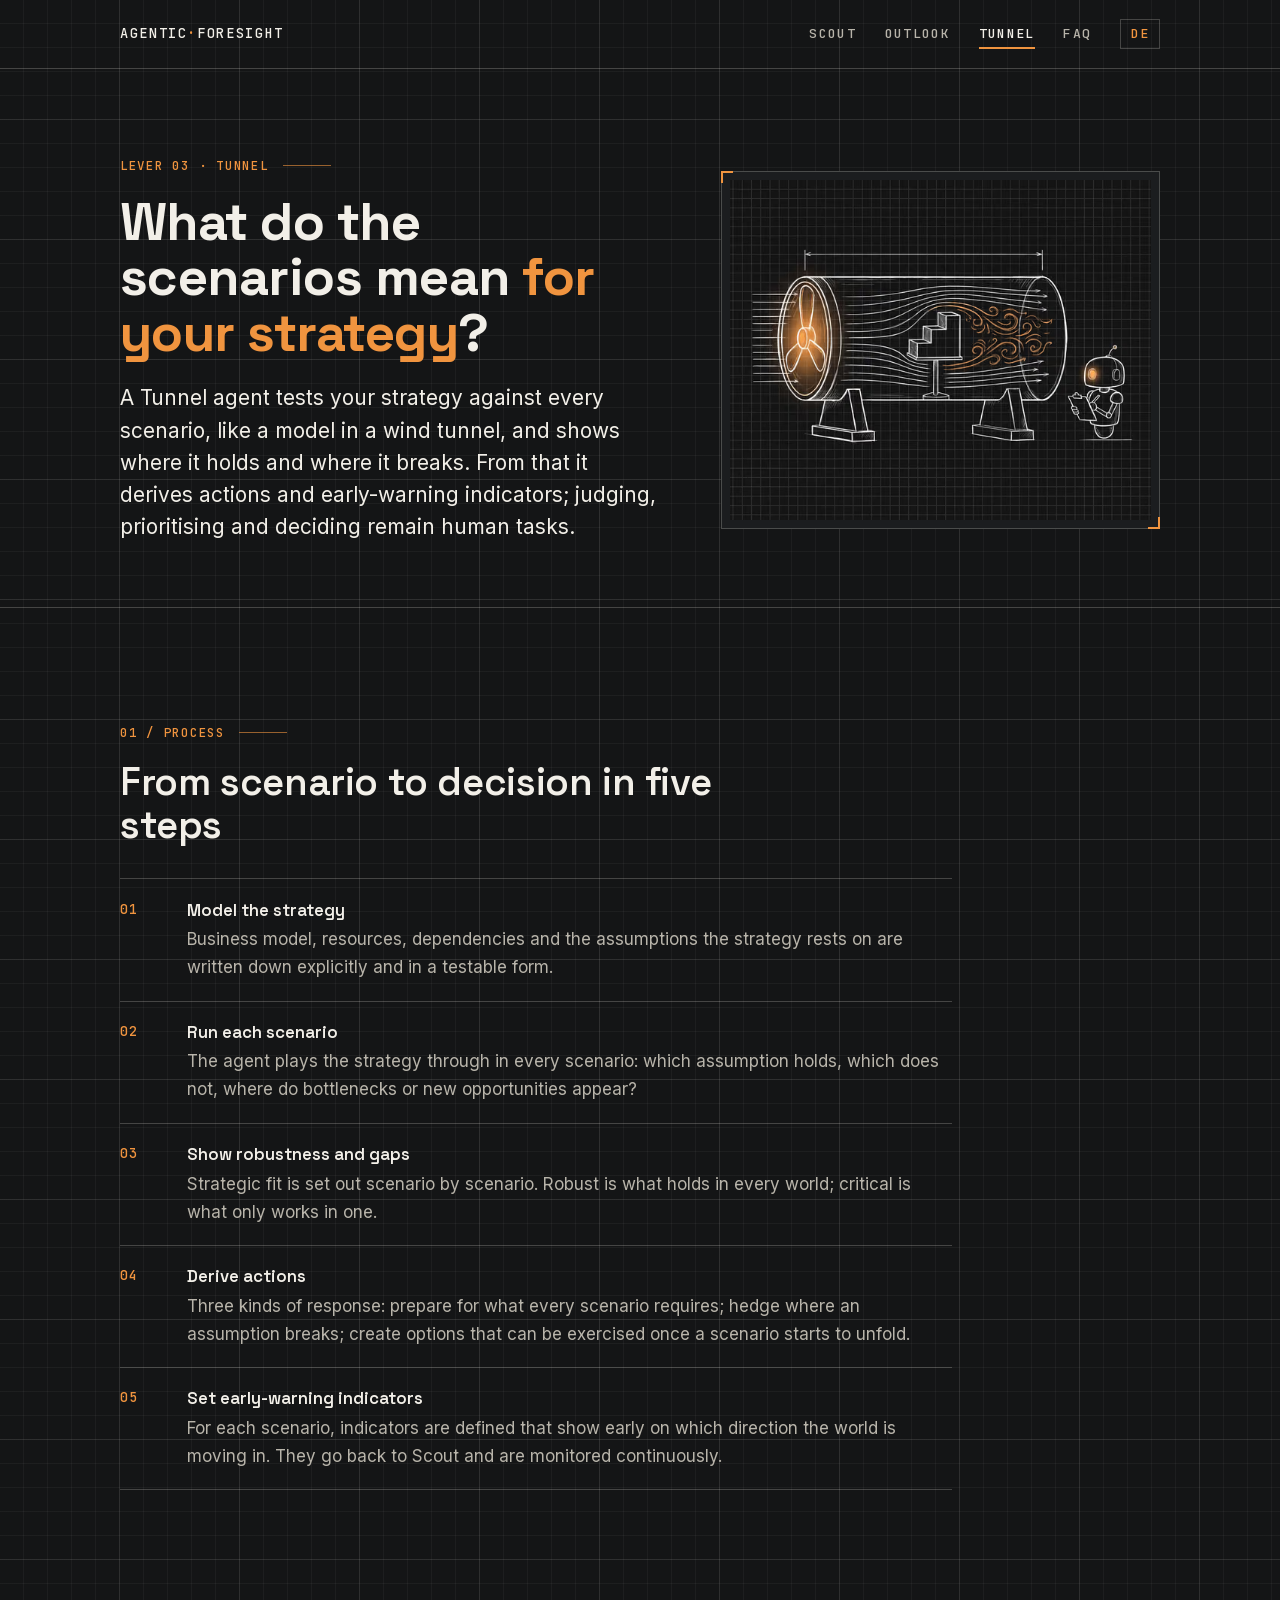
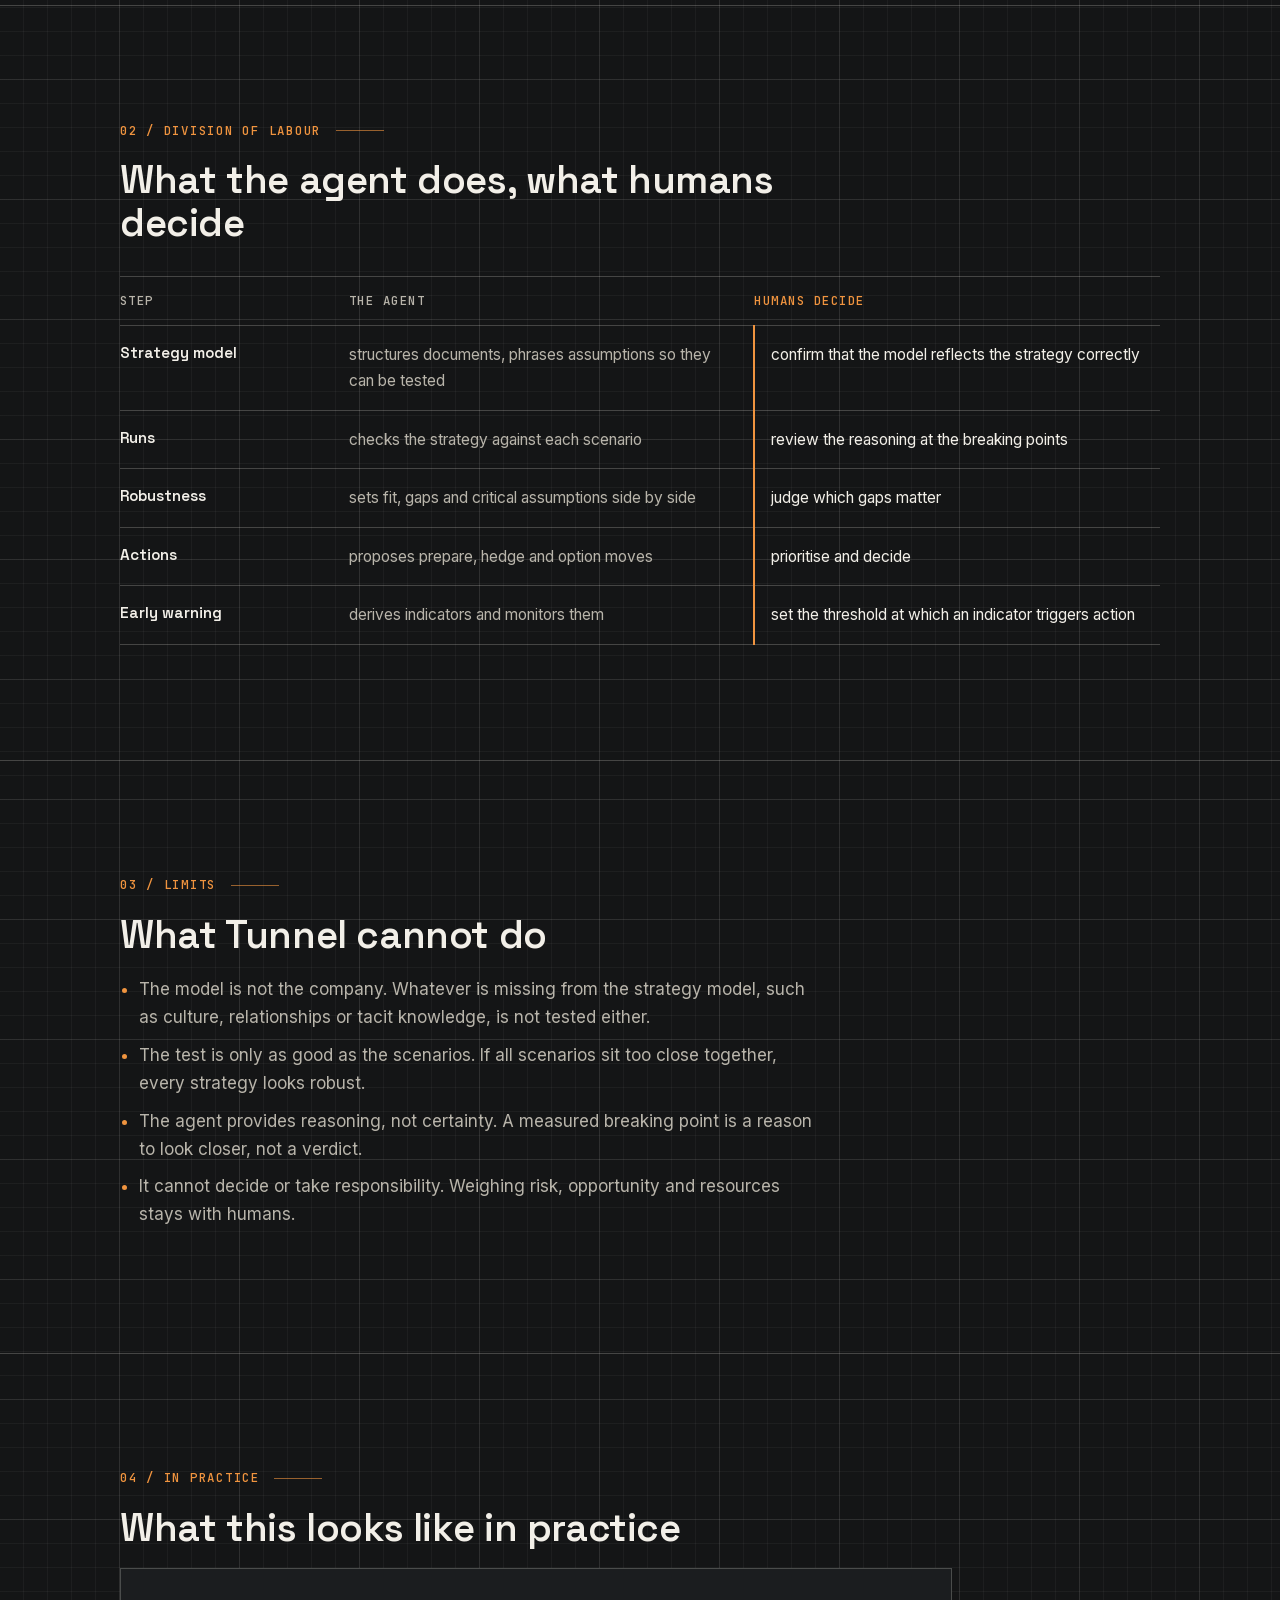
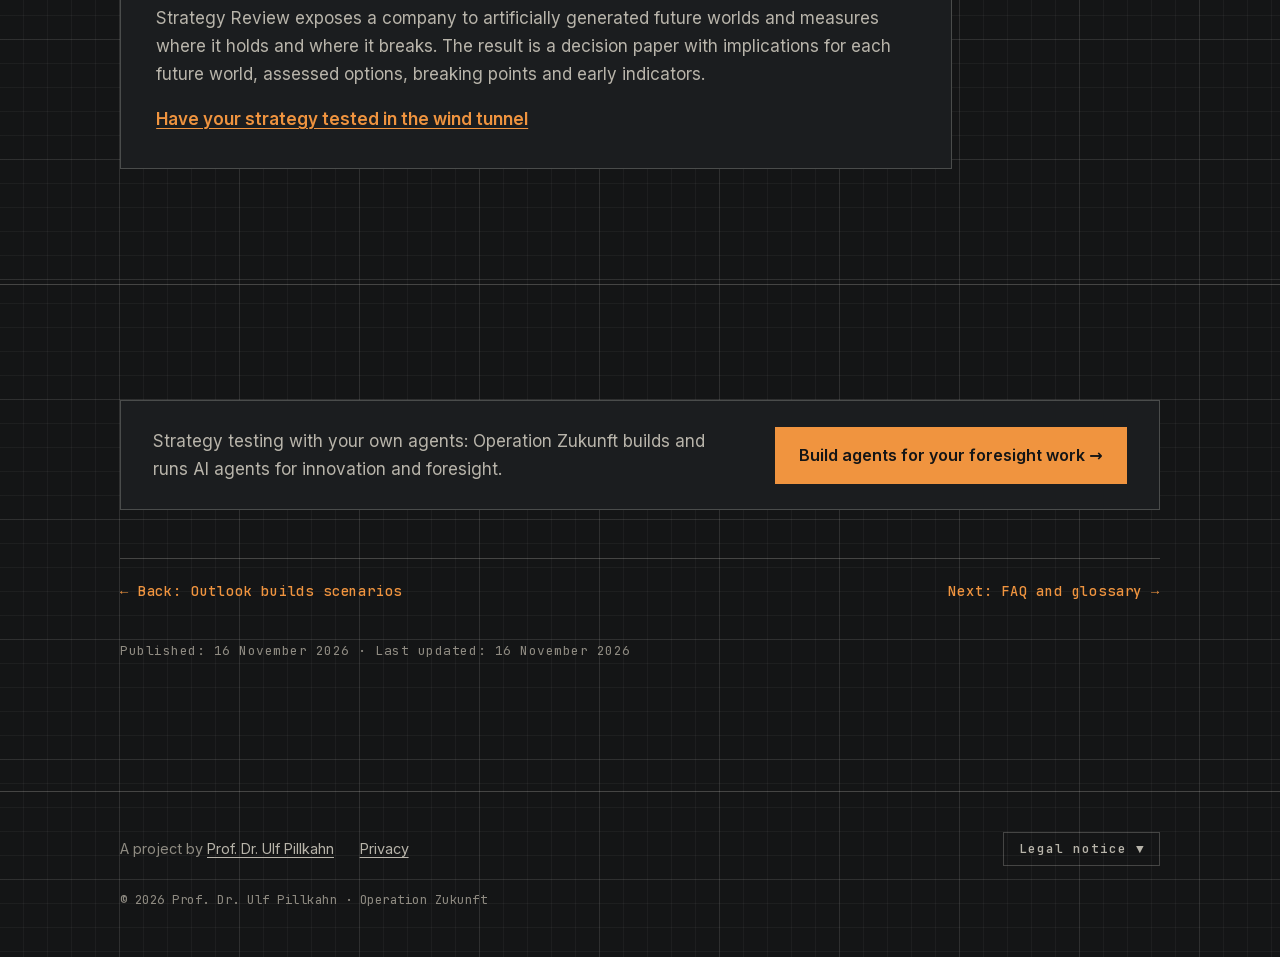
<file: en/tunnel/index.html>
<!DOCTYPE html>
<html lang="en">
<head>
    <meta charset="UTF-8">
    <meta name="viewport" content="width=device-width, initial-scale=1">
    <title>Tunnel: testing strategy in a wind tunnel with AI agents</title>
    <meta name="description" content="Strategic fit: the Tunnel agent tests a strategy against every scenario, shows robustness and gaps and derives early-warning indicators.">
    <meta name="robots" content="index, follow">
    <link rel="canonical" href="https://agentic-foresight.com/en/tunnel/">
    <link rel="alternate" hreflang="de" href="https://agentic-foresight.com/tunnel/">
    <link rel="alternate" hreflang="en" href="https://agentic-foresight.com/en/tunnel/">
    <link rel="alternate" hreflang="x-default" href="https://agentic-foresight.com/tunnel/">
    <meta property="og:type" content="article">
    <meta property="og:site_name" content="Agentic Foresight">
    <meta property="og:locale" content="en_GB">
    <meta property="og:locale:alternate" content="de_DE">
    <meta property="og:url" content="https://agentic-foresight.com/en/tunnel/">
    <meta property="og:title" content="Tunnel: testing strategy in a wind tunnel with AI agents">
    <meta property="og:description" content="Strategic fit: the Tunnel agent tests a strategy against every scenario, shows robustness and gaps and derives early-warning indicators.">
    <meta property="og:image" content="https://agentic-foresight.com/img/og-en.png">
    <meta property="og:image:width" content="1200">
    <meta property="og:image:height" content="630">
    <meta property="og:image:alt" content="Agentic Foresight: the agents Scout, Outlook and Tunnel as a construction sketch">
    <meta property="article:published_time" content="2026-11-16">
    <meta property="article:modified_time" content="2026-11-16">
    <meta property="article:author" content="https://pillkahn.de/">
    <meta name="twitter:card" content="summary_large_image">
    <meta name="twitter:creator" content="@Ulf_Pillkahn">
    <meta name="twitter:title" content="Tunnel: testing strategy in a wind tunnel with AI agents">
    <meta name="twitter:description" content="Strategic fit: the Tunnel agent tests a strategy against every scenario, shows robustness and gaps and derives early-warning indicators.">
    <meta name="twitter:image" content="https://agentic-foresight.com/img/og-en.png">
    <meta name="twitter:image:alt" content="Agentic Foresight: the agents Scout, Outlook and Tunnel as a construction sketch">
    <meta name="theme-color" content="#141516">
    <link rel="preload" href="/fonts/space-grotesk-latin.woff2" as="font" type="font/woff2" crossorigin>
    <link rel="stylesheet" href="/css/style.css?v=2026-11-16">
    <link rel="icon" href="/favicon.svg" type="image/svg+xml">
    <!-- Strukturdaten: generiert von pflege/seo.py nach dem Cluster-Standard -->
    <script type="application/ld+json">
    {
      "@context": "https://schema.org",
      "@graph": [
        {
          "@type": "Person",
          "@id": "https://pillkahn.de/#person",
          "name": "Ulf Pillkahn",
          "honorificPrefix": "Prof. Dr.",
          "url": "https://pillkahn.de/",
          "sameAs": [
            "https://www.linkedin.com/in/prof-dr-ulf-pillkahn-1b7a6131/",
            "https://x.com/Ulf_Pillkahn",
            "https://www.youtube.com/@profandprompt"
          ]
        },
        {
          "@type": "Organization",
          "@id": "https://operation-zukunft.de/#organization",
          "name": "Operation Zukunft",
          "url": "https://operation-zukunft.de/",
          "founder": {
            "@id": "https://pillkahn.de/#person"
          }
        },
        {
          "@type": "WebSite",
          "@id": "https://agentic-foresight.com/#website",
          "url": "https://agentic-foresight.com/",
          "name": "Agentic Foresight",
          "inLanguage": [
            "de-DE",
            "en"
          ],
          "about": {
            "@id": "https://agentic-foresight.com/#term"
          },
          "author": {
            "@id": "https://pillkahn.de/#person"
          },
          "publisher": {
            "@id": "https://pillkahn.de/#person"
          }
        },
        {
          "@type": "DefinedTerm",
          "@id": "https://agentic-foresight.com/#term",
          "name": "Agentic Foresight",
          "description": "Agentic Foresight is foresight work in which specialised AI agents search for signals, build scenarios and test strategies against them. Humans ask the questions, judge and decide.",
          "url": "https://agentic-foresight.com/en/",
          "inLanguage": "en",
          "creator": {
            "@id": "https://pillkahn.de/#person"
          },
          "subjectOf": {
            "@id": "https://papers.ssrn.com/sol3/papers.cfm?abstract_id=7322758"
          }
        },
        {
          "@type": "ScholarlyArticle",
          "@id": "https://papers.ssrn.com/sol3/papers.cfm?abstract_id=7322758",
          "name": "Flipped Foresight",
          "url": "https://papers.ssrn.com/sol3/papers.cfm?abstract_id=7322758",
          "sameAs": "https://doi.org/10.2139/ssrn.7322758",
          "author": {
            "@id": "https://pillkahn.de/#person"
          }
        },
        {
          "@type": "WebPage",
          "@id": "https://agentic-foresight.com/en/tunnel/#webpage",
          "url": "https://agentic-foresight.com/en/tunnel/",
          "name": "Tunnel: testing strategy in a wind tunnel with AI agents",
          "description": "Strategic fit: the Tunnel agent tests a strategy against every scenario, shows robustness and gaps and derives early-warning indicators.",
          "inLanguage": "en",
          "isPartOf": {
            "@id": "https://agentic-foresight.com/#website"
          },
          "about": {
            "@id": "https://agentic-foresight.com/#term"
          },
          "breadcrumb": {
            "@id": "https://agentic-foresight.com/en/tunnel/#breadcrumb"
          },
          "datePublished": "2026-11-16",
          "dateModified": "2026-11-16"
        },
        {
          "@type": "BreadcrumbList",
          "@id": "https://agentic-foresight.com/en/tunnel/#breadcrumb",
          "itemListElement": [
            {
              "@type": "ListItem",
              "position": 1,
              "name": "Home",
              "item": "https://agentic-foresight.com/en/"
            },
            {
              "@type": "ListItem",
              "position": 2,
              "name": "Tunnel",
              "item": "https://agentic-foresight.com/en/tunnel/"
            }
          ]
        },
        {
          "@type": "Article",
          "@id": "https://agentic-foresight.com/en/tunnel/#article",
          "headline": "What do the scenarios mean for your strategy?",
          "description": "Strategic fit: the Tunnel agent tests a strategy against every scenario, shows robustness and gaps and derives early-warning indicators.",
          "url": "https://agentic-foresight.com/en/tunnel/",
          "mainEntityOfPage": {
            "@id": "https://agentic-foresight.com/en/tunnel/#webpage"
          },
          "isPartOf": {
            "@id": "https://agentic-foresight.com/#website"
          },
          "about": {
            "@id": "https://agentic-foresight.com/#term"
          },
          "inLanguage": "en",
          "datePublished": "2026-11-16",
          "dateModified": "2026-11-16",
          "image": "https://agentic-foresight.com/img/og-en.png",
          "author": {
            "@id": "https://pillkahn.de/#person"
          },
          "publisher": {
            "@id": "https://pillkahn.de/#person"
          }
        }
      ]
    }
    </script>
</head>
<body>
<a class="sprungmarke" href="#inhalt">Skip to content</a>

<!-- kopf -->
<header class="kopf">
  <div class="huelle">
    <a class="marke" href="/en/">Agentic<b>·</b>Foresight</a>
    <nav class="nav" aria-label="Main navigation">
      <a href="/en/scout/">Scout</a>
      <a href="/en/outlook/">Outlook</a>
      <a href="/en/tunnel/" aria-current="page">Tunnel</a>
      <a href="/en/faq/">FAQ</a>
      <a class="sprache" href="/tunnel/" hreflang="de" lang="de" data-track="sprache-de">DE</a>
    </nav>
  </div>
</header>
<!-- /kopf -->

<main id="inhalt">

<section class="seite-auftakt">
  <div class="huelle">
    <div>
      <p class="label">Lever 03 · Tunnel</p>
      <h1>What do the scenarios mean <span>for your strategy</span>?</h1>
      <p class="antwort">A Tunnel agent tests your strategy against every scenario, like a model in a wind tunnel, and shows where it holds and where it breaks. From that it derives actions and early-warning indicators; judging, prioritising and deciding remain human tasks.</p>
    </div>
    <figure class="blatt">
      <!-- figur:tunnel:seite -->
<picture>
  <source type="image/avif" srcset="/img/tunnel-560.avif 560w, /img/tunnel-760.avif 760w, /img/tunnel.avif 1000w" sizes="(max-width: 900px) 92vw, 470px">
  <source type="image/webp" srcset="/img/tunnel-560.webp 560w, /img/tunnel-760.webp 760w, /img/tunnel.webp 1000w" sizes="(max-width: 900px) 92vw, 470px">
  <img src="/img/tunnel.webp" alt="Sketch: a wind tunnel with a glowing orange fan. The flow passes a stepped strategy model and turns turbulent behind it; a robot takes notes." width="1000" height="806" fetchpriority="high" decoding="async">
</picture>
<!-- /figur -->
    </figure>
  </div>
</section>

<section class="sektion">
  <div class="huelle">
    <p class="label">01 / Process</p>
    <h2>From scenario to decision in five steps</h2>
    <ol class="schritte">
      <li><div><b>Model the strategy</b><p>Business model, resources, dependencies and the assumptions the strategy rests on are written down explicitly and in a testable form.</p></div></li>
      <li><div><b>Run each scenario</b><p>The agent plays the strategy through in every scenario: which assumption holds, which does not, where do bottlenecks or new opportunities appear?</p></div></li>
      <li><div><b>Show robustness and gaps</b><p>Strategic fit is set out scenario by scenario. Robust is what holds in every world; critical is what only works in one.</p></div></li>
      <li><div><b>Derive actions</b><p>Three kinds of response: prepare for what every scenario requires; hedge where an assumption breaks; create options that can be exercised once a scenario starts to unfold.</p></div></li>
      <li><div><b>Set early-warning indicators</b><p>For each scenario, indicators are defined that show early on which direction the world is moving in. They go back to Scout and are monitored continuously.</p></div></li>
    </ol>
  </div>
</section>

<section class="sektion">
  <div class="huelle">
    <p class="label">02 / Division of labour</p>
    <h2>What the agent does, what humans decide</h2>
    <div class="tabelle-huelle" role="region" aria-label="Division of labour, Tunnel" tabindex="0">
      <table class="rollen">
        <thead><tr><th scope="col">Step</th><th scope="col">The agent</th><th scope="col" class="mensch">Humans decide</th></tr></thead>
        <tbody>
          <tr><th scope="row">Strategy model</th><td>structures documents, phrases assumptions so they can be tested</td><td class="mensch">confirm that the model reflects the strategy correctly</td></tr>
          <tr><th scope="row">Runs</th><td>checks the strategy against each scenario</td><td class="mensch">review the reasoning at the breaking points</td></tr>
          <tr><th scope="row">Robustness</th><td>sets fit, gaps and critical assumptions side by side</td><td class="mensch">judge which gaps matter</td></tr>
          <tr><th scope="row">Actions</th><td>proposes prepare, hedge and option moves</td><td class="mensch">prioritise and decide</td></tr>
          <tr><th scope="row">Early warning</th><td>derives indicators and monitors them</td><td class="mensch">set the threshold at which an indicator triggers action</td></tr>
        </tbody>
      </table>
    </div>
  </div>
</section>

<section class="sektion">
  <div class="huelle">
    <p class="label">03 / Limits</p>
    <h2>What Tunnel cannot do</h2>
    <ul class="liste">
      <li>The model is not the company. Whatever is missing from the strategy model, such as culture, relationships or tacit knowledge, is not tested either.</li>
      <li>The test is only as good as the scenarios. If all scenarios sit too close together, every strategy looks robust.</li>
      <li>The agent provides reasoning, not certainty. A measured breaking point is a reason to look closer, not a verdict.</li>
      <li>It cannot decide or take responsibility. Weighing risk, opportunity and resources stays with humans.</li>
    </ul>
  </div>
</section>

<section class="sektion">
  <div class="huelle">
    <p class="label">04 / In practice</p>
    <h2>What this looks like in practice</h2>
    <div class="werkzeug">
      <p>Strategy Review exposes a company to artificially generated future worlds and measures where it holds and where it breaks. The result is a decision paper with implications for each future world, assessed options, breaking points and early indicators.</p>
      <p><a href="https://strategy-review.com/">Have your strategy tested in the wind tunnel</a></p>
    </div>
  </div>
</section>

<div class="sektion">
  <div class="huelle">
    <div class="aufruf-knapp">
      <p>Strategy testing with your own agents: Operation Zukunft builds and runs AI agents for innovation and foresight.</p>
      <a class="knopf" href="https://operation-zukunft.de/#angebote" data-track="cta-angebot">Build agents for your foresight work →</a>
    </div>
    <nav class="weiterblaettern" aria-label="Other levers">
      <a href="/en/outlook/" data-track="hebel-outlook">← Back: Outlook builds scenarios</a>
      <a href="/en/faq/">Next: FAQ and glossary →</a>
    </nav>
    <p class="stand">Published: 16 November 2026 · Last updated: 16 November 2026</p>
  </div>
</div>

</main>

<!-- fuss -->
<footer class="fuss">
  <div class="huelle">
    <div class="fuss-zeile">
      <div class="fuss-links">
        <p class="cluster-hinweis">A project by <a href="https://pillkahn.de/">Prof. Dr. Ulf Pillkahn</a></p>
        <a href="/en/privacy/" data-track="datenschutz">Privacy</a>
      </div>
      <button class="impressum-toggle" type="button" aria-expanded="false" aria-controls="impressum" data-text="Legal notice">Legal notice ▼</button>
    </div>
    <div id="impressum" class="impressum">
      <h2>Legal notice</h2>
      <p><strong>Information pursuant to § 5 DDG (German Digital Services Act)</strong></p>
      <p>Prof. Dr. Ulf Pillkahn<br>Maxhofstraße 28<br>81475 München<br>Germany</p>
      <p><strong>Contact:</strong> <a href="mailto:info@operation-zukunft.de">info@operation-zukunft.de</a></p>
      <p><strong>Responsible for content pursuant to § 18 (2) MStV:</strong><br>Prof. Dr. Ulf Pillkahn</p>
      <p><strong>Disclaimer:</strong> The content of these pages has been prepared with great care. No guarantee can be given, however, for its accuracy, completeness or timeliness. As a service provider, Prof. Dr. Ulf Pillkahn is responsible for his own content on these pages under general law in accordance with § 7 (1) DDG, but under §§ 8 to 10 DDG is not obliged to monitor transmitted or stored third-party information or to investigate circumstances indicating illegal activity. The operators of linked external sites are solely responsible for their content. The German version of this legal notice is authoritative.</p>
    </div>
    <p class="copy">© 2026 Prof. Dr. Ulf Pillkahn · Operation Zukunft</p>
  </div>
</footer>
<!-- /fuss -->

<script src="/js/main.js?v=2026-11-16" defer></script>
<script src="/js/track.js?v=2026-11-16" defer></script>
</body>
</html>
</file>
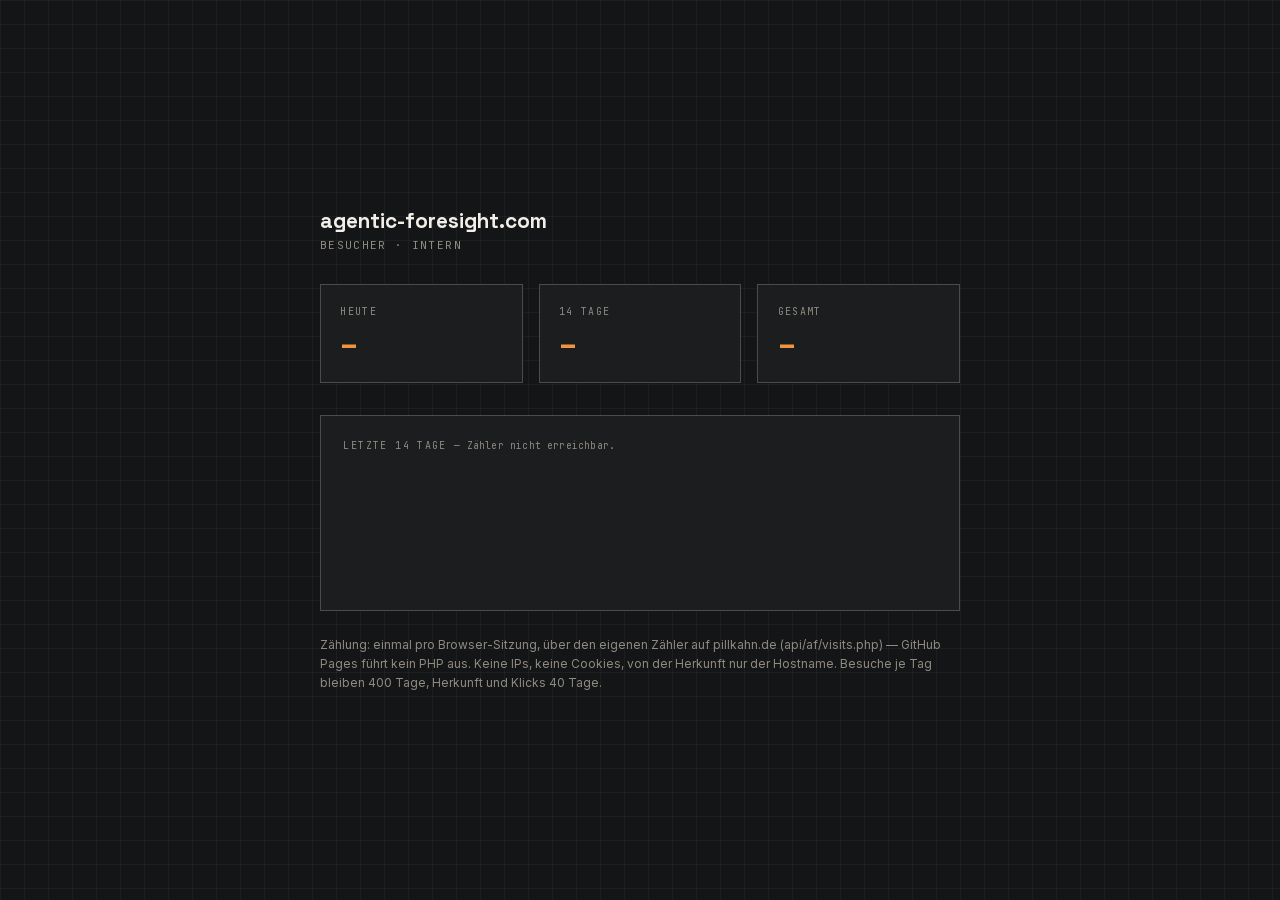
<file: stats.html>
<!DOCTYPE html>
<html lang="de">
<head>
    <meta charset="UTF-8">
    <meta name="viewport" content="width=device-width, initial-scale=1.0">
    <title>Stats · agentic-foresight.com</title>
    <link rel="canonical" href="https://agentic-foresight.com/stats.html">
    <!-- Interne Besucherstatistik. Unverlinkt, nicht in der Sitemap. -->
    <meta name="robots" content="noindex, nofollow">
    <link rel="icon" href="/favicon.svg" type="image/svg+xml">
    <style>
        @font-face { font-family: 'Space Grotesk'; font-weight: 400 700; font-display: swap; src: url('/fonts/space-grotesk-latin.woff2') format('woff2'); }
        @font-face { font-family: 'Inter'; font-weight: 300 700; font-display: swap; src: url('/fonts/inter-latin.woff2') format('woff2'); }
        @font-face { font-family: 'JetBrains Mono'; font-weight: 400 500; font-display: swap; src: url('/fonts/jetbrains-mono-latin.woff2') format('woff2'); }
    </style>
    <style>
        /* Palette von agentic-foresight.com (designsystem.md): Kreide auf Karopapier, Orange. Keine Verläufe. */
        :root {
            --bg-0: #141516; --bg-card: #1B1D1F; --border: rgba(242, 239, 232, .22);
            --accent: #F0943F; --accent-dim: #C9772E;
            --text-primary: #F2EFE8; --text-secondary: #B8B4AA; --text-dim: #8F8B82;
            --glow: rgba(240, 148, 63, 0);
        }
        * { margin: 0; padding: 0; box-sizing: border-box; }
        body {
            font-family: 'Inter', sans-serif;
            background-color: var(--bg-0); color: var(--text-primary);
            background-image: linear-gradient(rgba(242,239,232,.045) 1px, transparent 1px), linear-gradient(90deg, rgba(242,239,232,.045) 1px, transparent 1px);
            background-size: 24px 24px;
            min-height: 100vh; display: flex; align-items: center; justify-content: center;
            padding: 2rem;
        }
        .panel { width: 100%; max-width: 640px; }
        h1 { font-family: 'Space Grotesk', sans-serif; font-size: 1.3rem; margin-bottom: 0.3rem; }
        .sub { font-family: 'JetBrains Mono', monospace; font-size: 0.7rem; color: var(--text-dim); letter-spacing: 0.12em; text-transform: uppercase; margin-bottom: 2rem; }
        .kpis { display: grid; grid-template-columns: repeat(3, 1fr); gap: 1rem; margin-bottom: 2rem; }
        .kpi { background: var(--bg-card); border: 1px solid var(--border); border-radius: 0; padding: 1.2rem; }
        .kpi-label { font-family: 'JetBrains Mono', monospace; font-size: 0.62rem; color: var(--text-dim); letter-spacing: 0.14em; text-transform: uppercase; margin-bottom: 0.4rem; }
        .kpi-value { font-family: 'Space Grotesk', sans-serif; font-size: 1.9rem; font-weight: 700; color: var(--accent); }
        .chart { background: var(--bg-card); border: 1px solid var(--border); border-radius: 0; padding: 1.4rem; }
        .chart-title { font-family: 'JetBrains Mono', monospace; font-size: 0.62rem; color: var(--text-dim); letter-spacing: 0.14em; text-transform: uppercase; margin-bottom: 1rem; }
        .bars { display: flex; align-items: flex-end; gap: 4px; height: 120px; }
        .bar-wrap { flex: 1; display: flex; flex-direction: column; align-items: center; gap: 0.35rem; height: 100%; justify-content: flex-end; }
        .bar { width: 100%; background: var(--accent); border-radius: 0; min-height: 2px;  }
        .bar-label { font-family: 'JetBrains Mono', monospace; font-size: 0.55rem; color: var(--text-dim); }
        .bar-count { font-family: 'JetBrains Mono', monospace; font-size: 0.6rem; color: var(--text-secondary); }
        .note { font-size: 0.75rem; color: var(--text-dim); margin-top: 1.5rem; line-height: 1.6; }
        @media (max-width: 520px) { .kpis { grid-template-columns: 1fr; } .bar-label { display: none; } }

        /* ---------- Tagesaufschlüsselung am Balken ---------- */
        /* z-index, damit der Tooltip über dem Text darunter liegt */
        .chart { position: relative; z-index: 5; }
        .chart-hint { text-transform: none; letter-spacing: 0.02em; color: var(--text-dim); font-size: 0.6rem; }
        .bar-wrap { cursor: help; border-radius: 3px; }
        .bar-wrap:hover .bar, .bar-wrap:focus-visible .bar { filter: brightness(1.25); }
        .bar-wrap:focus-visible { outline: 2px solid var(--accent); outline-offset: 2px; }
        .stats-tip {
            position: absolute; z-index: 20; left: 12px; top: calc(100% - 0.4rem);
            width: max-content; max-width: min(24rem, calc(100% - 1.5rem));
            background: #1B1D1F; border: 1px solid var(--accent); border-radius: 0;
            padding: 0.85rem 1rem;
            box-shadow: 0 18px 44px rgba(0,0,0,0.6);
            opacity: 0; visibility: hidden; transform: translateY(-4px);
            transition: opacity 0.2s ease, transform 0.2s ease, visibility 0.2s;
            text-align: left; pointer-events: none;
        }
        .stats-tip.open { opacity: 1; visibility: visible; transform: translateY(0); }
        .stats-tip-datum {
            font-family: 'JetBrains Mono', monospace; font-size: 0.6rem;
            color: var(--text-dim); letter-spacing: 0.1em; text-transform: uppercase;
        }
        .stats-tip-besuche { font-size: 0.95rem; color: var(--text-secondary); margin-top: 0.15rem; }
        .stats-tip-besuche strong {
            font-family: 'Space Grotesk', sans-serif; font-size: 1.2rem;
            color: var(--accent); margin-right: 0.15rem;
        }
        #stats-tip-meta { padding-bottom: 0.6rem; margin-bottom: 0.2rem; border-bottom: 1px solid var(--border); }
        .stats-tip h3 {
            font-family: 'JetBrains Mono', monospace; font-size: 0.57rem; font-weight: 500;
            color: var(--accent); letter-spacing: 0.14em; text-transform: uppercase;
            margin: 0.75rem 0 0.3rem;
        }
        .stats-row {
            display: flex; align-items: baseline; gap: 1.2rem;
            font-size: 0.78rem; color: var(--text-secondary); padding: 0.1rem 0;
        }
        .stats-row-name { flex: 1 1 auto; min-width: 0; }
        .stats-row-now {
            font-family: 'JetBrains Mono', monospace; font-size: 0.8rem;
            color: var(--text-primary); font-weight: 500;
        }
        .stats-empty { font-size: 0.74rem; color: var(--text-dim); }
        @media (max-width: 520px) {
            .stats-tip { left: 12px !important; max-width: calc(100% - 1.5rem); }
        }
    </style>
</head>
<body>
<div class="panel">
    <h1>agentic-foresight.com</h1>
    <p class="sub">Besucher · intern</p>
    <div class="kpis">
        <div class="kpi"><div class="kpi-label">Heute</div><div class="kpi-value" id="k-heute">–</div></div>
        <div class="kpi"><div class="kpi-label">14 Tage</div><div class="kpi-value" id="k-14">–</div></div>
        <div class="kpi"><div class="kpi-label">Gesamt</div><div class="kpi-value" id="k-total">–</div></div>
    </div>
    <div class="chart" id="chart">
        <div class="chart-title">Letzte 14 Tage <span class="chart-hint">— Balken überfahren zeigt Herkunft und Klicks des Tages. Esc schließt.</span></div>
        <div class="bars" id="bars"></div>
        <div class="stats-tip" id="stats-tip" role="tooltip" aria-hidden="true">
            <div class="stats-tip-meta" id="stats-tip-meta"></div>
            <div id="stats-tip-body"></div>
        </div>
    </div>
    <p class="note">Zählung: einmal pro Browser-Sitzung, über den eigenen Zähler auf pillkahn.de (api/af/visits.php) — GitHub Pages führt kein PHP aus. Keine IPs, keine Cookies, von der Herkunft nur der Hostname. Besuche je Tag bleiben 400 Tage, Herkunft und Klicks 40 Tage.</p>
</div>

<!-- track.js liefert die Zähler-Adresse (window.AF_ZAEHLER) und zählt
     auf dieser Seite nichts. -->
<script src="/js/track.js?v=2026-11-16"></script>
<script>
(function () {
    var URL_ = window.AF_ZAEHLER || 'https://pillkahn.de/api/af/visits.php';

    var LABEL = {
        direkt: 'Direkt eingegeben', intern: 'Eigene Seite', unbekannt: 'Unbekannt', weitere: 'Weitere',
        'google-ads': 'Google Ads (Anzeige)',
        google: 'Google', bing: 'Bing', duckduckgo: 'DuckDuckGo', ecosia: 'Ecosia', chatgpt: 'ChatGPT',
        perplexity: 'Perplexity', claude: 'Claude', gemini: 'Gemini', linkedin: 'LinkedIn', x: 'X / Twitter',
        meta: 'Facebook / Instagram', xing: 'Xing', youtube: 'YouTube',
        'operation-zukunft': 'operation-zukunft.de', 'pillkahn-de': 'pillkahn.de',
        'strategy-review': 'strategy-review.com', squawk: 'squawk.de',
        picturesoftomorrow: 'picturesoftomorrow.com', 'flipped-foresight': 'flipped-foresight.com',
        ssrn: 'SSRN', github: 'GitHub', 'lda-bayern': 'BayLDA',
        'cta-angebot': 'Aufruf: Angebot auf operation-zukunft.de',
        'hebel-scout': 'Hebel: Scout', 'hebel-outlook': 'Hebel: Outlook', 'hebel-tunnel': 'Hebel: Tunnel',
        'about-pillkahn': 'About: Prof. Dr. Ulf Pillkahn', 'about-publikationen': 'About: Publikationen',
        'about-oekosystem': 'About: Ökosystem', 'paper-ssrn': 'Paper auf SSRN',
        'sprache-en': 'Sprachwechsel → EN', 'sprache-de': 'Sprachwechsel → DE',
        datenschutz: 'Datenschutz (Fußzeile)', 'e-mail': 'E-Mail-Link'
    };
    var WOCHENTAG = ['So','Mo','Di','Mi','Do','Fr','Sa'];
    var MONATE = ['Januar','Februar','März','April','Mai','Juni','Juli','August','September','Oktober','November','Dezember'];
    function datumLang(iso) {
        var d = new Date(iso + 'T12:00:00Z');
        return WOCHENTAG[d.getUTCDay()] + ', ' + d.getUTCDate() + '. ' + MONATE[d.getUTCMonth()] + ' ' + d.getUTCFullYear();
    }
    function fmt(n) { return (n || 0).toLocaleString('de-DE'); }
    function isoTag(d) {   // lokales Datum, wie der Server (Europe/Berlin)
        return d.getFullYear() + '-' + ('0' + (d.getMonth() + 1)).slice(-2) + '-' + ('0' + d.getDate()).slice(-2);
    }

    var daten = null;
    var tip = document.getElementById('stats-tip');
    var meta = document.getElementById('stats-tip-meta');
    var body = document.getElementById('stats-tip-body');
    var chart = document.getElementById('chart');
    var aktiverTag = null;

    function zeile(name, zahl) {
        var row = document.createElement('div'); row.className = 'stats-row';
        var n = document.createElement('span'); n.className = 'stats-row-name'; n.textContent = name;
        var z = document.createElement('span'); z.className = 'stats-row-now'; z.textContent = zahl;
        row.appendChild(n); row.appendChild(z);
        return row;
    }
    function abschnitt(titel, werte) {
        var frag = document.createDocumentFragment();
        var h = document.createElement('h3'); h.textContent = titel; frag.appendChild(h);
        var liste = Object.keys(werte || {}).map(function (k) { return [k, werte[k]]; })
            .sort(function (a, b) { return b[1] - a[1]; });
        if (liste.length) {
            liste.forEach(function (e) { frag.appendChild(zeile(LABEL[e[0]] || e[0], e[1])); });
        } else {
            var p = document.createElement('p'); p.className = 'stats-empty'; p.textContent = 'keine';
            frag.appendChild(p);
        }
        return frag;
    }
    function oeffnen(wrap) {
        aktiverTag = wrap;
        var tag = wrap.getAttribute('data-day');
        var besuche = parseInt(wrap.getAttribute('data-visits'), 10) || 0;
        meta.innerHTML = '';
        var d = document.createElement('div'); d.className = 'stats-tip-datum'; d.textContent = datumLang(tag);
        var b = document.createElement('div'); b.className = 'stats-tip-besuche';
        b.innerHTML = '<strong>' + besuche + '</strong> ' + (besuche === 1 ? 'Besuch' : 'Besuche');
        meta.appendChild(d); meta.appendChild(b);
        body.innerHTML = '';
        body.appendChild(abschnitt('Herkunft', daten.quellen && daten.quellen[tag]));
        body.appendChild(abschnitt('Klicks', daten.klicks && daten.klicks[tag]));
        tip.classList.add('open');
        tip.setAttribute('aria-hidden', 'false');
        var cr = chart.getBoundingClientRect(), wr = wrap.getBoundingClientRect();
        tip.style.left = '0px';
        var breite = tip.offsetWidth;
        var mitte = wr.left - cr.left + wr.width / 2 - breite / 2;
        tip.style.left = Math.max(12, Math.min(mitte, chart.clientWidth - breite - 12)) + 'px';
    }
    function schliessen() {
        aktiverTag = null;
        tip.classList.remove('open');
        tip.setAttribute('aria-hidden', 'true');
    }

    fetch(URL_, { cache: 'no-store' })
        .then(function (r) { if (!r.ok) throw new Error(r.status); return r.json(); })
        .then(function (d) {
            daten = d;
            var tage = [];
            for (var i = 13; i >= 0; i--) { var x = new Date(); x.setDate(x.getDate() - i); tage.push(isoTag(x)); }
            var werte = tage.map(function (t) { return (d.tage && d.tage[t]) || 0; });
            document.getElementById('k-heute').textContent = fmt(d.heute);
            document.getElementById('k-14').textContent = fmt(werte.reduce(function (a, b) { return a + b; }, 0));
            document.getElementById('k-total').textContent = fmt(d.total);
            if (d.seit) {
                document.querySelector('#k-total').previousElementSibling.textContent =
                    'Gesamt seit ' + d.seit.slice(5, 7) + '/' + d.seit.slice(0, 4);
            }
            var max = Math.max.apply(null, werte.concat([1]));
            var bars = document.getElementById('bars');
            werte.forEach(function (v, idx) {
                var wrap = document.createElement('div'); wrap.className = 'bar-wrap';
                wrap.setAttribute('data-day', tage[idx]);
                wrap.setAttribute('data-visits', v);
                wrap.tabIndex = 0;
                wrap.setAttribute('aria-describedby', 'stats-tip');
                var count = document.createElement('div'); count.className = 'bar-count'; count.textContent = v || '';
                var bar = document.createElement('div'); bar.className = 'bar';
                bar.style.height = Math.max(2, Math.round(v / max * 100)) + '%';
                var label = document.createElement('div'); label.className = 'bar-label';
                label.textContent = tage[idx].slice(8) + '.' + tage[idx].slice(5, 7);
                wrap.appendChild(count); wrap.appendChild(bar); wrap.appendChild(label);
                wrap.addEventListener('mouseenter', function () { oeffnen(wrap); });
                wrap.addEventListener('focus', function () { oeffnen(wrap); });
                wrap.addEventListener('click', function (e) {
                    e.stopPropagation();
                    if (aktiverTag === wrap) schliessen(); else oeffnen(wrap);   // Touch: antippen schaltet um
                });
                bars.appendChild(wrap);
            });
            bars.addEventListener('mouseleave', schliessen);
            document.addEventListener('keydown', function (e) { if (e.key === 'Escape') schliessen(); });
            document.addEventListener('click', function (e) { if (!chart.contains(e.target)) schliessen(); });
        })
        .catch(function () {
            document.querySelector('.chart-hint').textContent = '— Zähler nicht erreichbar.';
        });
})();
</script>

</body>
</html>
</file>
<file: css/style.css>
/* ============================================================
   agentic-foresight.com — style.css
   Designsystem: designsystem.md im Repo. Tokens nur hier ändern.
   ============================================================ */

/* ---------- 1. Schriften (selbst gehostet, OFL) ---------- */
@font-face { font-family: 'Space Grotesk'; font-style: normal; font-weight: 400 700;
  font-display: swap; src: url('../fonts/space-grotesk-latin.woff2') format('woff2'); }
@font-face { font-family: 'Inter'; font-style: normal; font-weight: 300 700;
  font-display: swap; src: url('../fonts/inter-latin.woff2') format('woff2'); }
@font-face { font-family: 'JetBrains Mono'; font-style: normal; font-weight: 400 500;
  font-display: swap; src: url('../fonts/jetbrains-mono-latin.woff2') format('woff2'); }

/* ---------- 2. Tokens ---------- */
:root {
  --grund: #141516;
  --flaeche: #1B1D1F;
  --kreide: #F2EFE8;
  --kreide-2: #B8B4AA;
  --kreide-3: #8F8B82;
  --orange: #F0943F;
  --raster: rgba(242, 239, 232, .045);
  --raster-2: rgba(242, 239, 232, .08);
  --linie: rgba(242, 239, 232, .22);

  --f-titel: 'Space Grotesk', system-ui, sans-serif;
  --f-text: 'Inter', system-ui, sans-serif;
  --f-mono: 'JetBrains Mono', ui-monospace, monospace;

  --breite: 1120px;
  --lese: 44rem;
  --rand: clamp(1rem, 4vw, 2.5rem);
  --sektion: clamp(4rem, 9vw, 7.5rem);
  color-scheme: dark;
}

/* ---------- 3. Grundlagen ---------- */
*, *::before, *::after { box-sizing: border-box; }
html { -webkit-text-size-adjust: 100%; scroll-behavior: smooth; }
body {
  margin: 0;
  background-color: var(--grund);
  /* Karopapier: zwei Linienraster, kein Bild */
  background-image:
    linear-gradient(var(--raster-2) 1px, transparent 1px),
    linear-gradient(90deg, var(--raster-2) 1px, transparent 1px),
    linear-gradient(var(--raster) 1px, transparent 1px),
    linear-gradient(90deg, var(--raster) 1px, transparent 1px);
  background-size: 120px 120px, 120px 120px, 24px 24px, 24px 24px;
  background-position: -1px -1px;
  color: var(--kreide);
  font: 400 1.0625rem/1.65 var(--f-text);
  overflow-x: hidden;
}
img, svg { display: block; max-width: 100%; }
a { color: var(--orange); text-decoration: underline; text-decoration-thickness: 1px;
    text-underline-offset: .2em; }
a:hover { text-decoration-thickness: 2px; }
:focus-visible { outline: 2px solid var(--orange); outline-offset: 3px; }
h1, h2, h3 { font-family: var(--f-titel); line-height: 1.12; margin: 0; letter-spacing: -.01em; }
h2 { font-size: clamp(1.6rem, 3.6vw, 2.4rem); font-weight: 600; margin-bottom: 1.2rem; max-width: 28ch; }
h3 { font-size: 1.25rem; font-weight: 600; }
p { margin: 0 0 1rem; }
.lese { max-width: var(--lese); }
.nachsatz { margin-top: 1.6rem; }
.sr { position: absolute; width: 1px; height: 1px; overflow: hidden; clip-path: inset(50%); white-space: nowrap; }
.zweit { color: var(--kreide-2); }
.sprungmarke { position: absolute; left: -999px; top: 0; background: var(--orange); color: var(--grund);
  padding: .6rem 1rem; z-index: 10; }
.sprungmarke:focus { left: 1rem; }
.huelle { max-width: var(--breite); margin: 0 auto; padding-inline: var(--rand); }

/* ---------- 4. Label (Bemaßung) ---------- */
.label {
  font: 500 .78rem/1.4 var(--f-mono); letter-spacing: .14em; text-transform: uppercase;
  color: var(--orange); margin: 0 0 1.2rem; display: flex; align-items: center; gap: .9rem;
}
.label::after { content: ""; flex: 0 0 3rem; height: 1px; background: var(--orange); opacity: .6; }

/* ---------- 5. Kopf ---------- */
.kopf { border-bottom: 1px solid var(--linie); }
.kopf .huelle { display: flex; align-items: center; justify-content: space-between; gap: 1rem;
  min-height: 4.25rem; flex-wrap: wrap; }
.marke { font: 500 .85rem/1 var(--f-mono); letter-spacing: .12em; text-transform: uppercase;
  color: var(--kreide); text-decoration: none; white-space: nowrap; }
.marke b { color: var(--orange); font-weight: 500; }
.nav { display: flex; align-items: center; gap: clamp(.9rem, 2.4vw, 1.8rem); flex-wrap: wrap; }
.nav a { color: var(--kreide-2); text-decoration: none; font: 500 .82rem/1 var(--f-mono);
  letter-spacing: .1em; text-transform: uppercase; padding-block: .5rem; }
.nav a:hover, .nav a[aria-current="page"] { color: var(--kreide); }
.nav a[aria-current="page"] { box-shadow: inset 0 -2px 0 var(--orange); }
.nav .sprache { color: var(--orange); border: 1px solid var(--linie); padding: .45rem .6rem; }

/* ---------- 6. Auftakt ---------- */
.auftakt { padding-block: clamp(3.5rem, 8vw, 6.5rem) clamp(2.5rem, 5vw, 4rem); }
.auftakt h1 { font-size: clamp(2.6rem, 8vw, 5.6rem); font-weight: 700; line-height: .95;
  text-transform: uppercase; letter-spacing: -.015em; margin-bottom: 1.6rem; }
.auftakt h1 span { display: block; color: var(--orange); }
.definition { font-size: clamp(1.15rem, 2vw, 1.4rem); line-height: 1.5; max-width: 40rem; margin-bottom: 1.2rem; }
.zuschreibung { font: 400 .85rem/1.5 var(--f-mono); color: var(--kreide-3); letter-spacing: .04em; }

/* ---------- 7. Agentenkette ---------- */
.kette { display: grid; grid-template-columns: 1fr 4.5rem 1fr 4.5rem 1fr; align-items: center;
  gap: .5rem; margin-block: 1rem 0; }
.knoten { display: block; text-decoration: none; color: var(--kreide); padding: 1rem 1rem 1.2rem;
  border: 1px solid transparent; position: relative; }
.knoten:hover { border-color: var(--linie); }
.knoten img { width: 100%; height: auto; border: 1px solid var(--linie); }
.knoten-name { display: flex; align-items: baseline; gap: .7rem; margin-top: .6rem;
  font: 600 1.25rem/1.2 var(--f-titel); }
.knoten-name small { font: 500 .72rem/1 var(--f-mono); letter-spacing: .14em; color: var(--orange); }
.knoten-satz { display: block; margin-top: .35rem; color: var(--kreide-2); font-size: .95rem; line-height: 1.5; }
.verbinder { width: 100%; height: auto; }
.verbinder path { fill: none; stroke: var(--orange); stroke-width: 1.6; stroke-linecap: round;
  vector-effect: non-scaling-stroke; }
.verbinder .fluss { stroke-dasharray: 5 7; animation: fluss 1.4s linear infinite; }

/* ---------- 8. Bewegung (nur Verbinder der Kette, CSS only) ---------- */
@keyframes fluss { to { stroke-dashoffset: -24; } }
@media (prefers-reduced-motion: reduce) {
  *, *::before, *::after { animation: none !important; transition: none !important; }
  html { scroll-behavior: auto; }
}

/* ---------- 9. Sektionen ---------- */
.sektion { padding-block: var(--sektion); border-top: 1px solid var(--linie); }
.frage { font: 600 clamp(1.35rem, 2.6vw, 1.8rem)/1.3 var(--f-titel); max-width: 34ch; margin-bottom: 1.4rem; }

/* Hebelkarten */
.hebel-raster { display: grid; grid-template-columns: repeat(3, minmax(0, 1fr)); gap: 1.5rem; margin-top: 2.5rem; }
.hebel { position: relative; border: 1px solid var(--linie); background: var(--flaeche);
  padding: 1.6rem 1.5rem 1.5rem; display: flex; flex-direction: column; }
/* Passermarken an den Ecken */
.hebel::before, .hebel::after { content: ""; position: absolute; width: 12px; height: 12px;
  border-color: var(--orange); border-style: solid; }
.hebel::before { top: -1px; left: -1px; border-width: 2px 0 0 2px; }
.hebel::after { bottom: -1px; right: -1px; border-width: 0 2px 2px 0; }
.hebel .nr { font: 500 .75rem/1 var(--f-mono); letter-spacing: .14em; color: var(--orange); margin-bottom: .9rem; }
.hebel h3 { margin-bottom: .2rem; }
.hebel .unter { font: 500 .8rem/1.4 var(--f-mono); color: var(--kreide-3); letter-spacing: .06em; margin-bottom: 1rem; }
.hebel p { color: var(--kreide-2); font-size: 1rem; }
.hebel .weiter { margin-top: auto; font-weight: 600; }

/* Vergleichstabelle */
.tabelle-huelle { overflow-x: auto; margin-top: 2rem; border-top: 1px solid var(--linie); }
.vergleich { width: 100%; border-collapse: collapse; min-width: 640px; font-size: .97rem; }
.vergleich th, .vergleich td { text-align: left; vertical-align: top; padding: 1rem 1rem 1rem 0;
  border-bottom: 1px solid var(--linie); }
.vergleich thead th { font: 500 .78rem/1.3 var(--f-mono); letter-spacing: .12em; text-transform: uppercase;
  color: var(--kreide-2); }
.vergleich tbody th { font: 600 .95rem/1.4 var(--f-titel); color: var(--kreide); width: 18%; }
.vergleich td { color: var(--kreide-2); }
.vergleich .ag { color: var(--kreide); border-left: 2px solid var(--orange); padding-left: 1rem; }
.vergleich thead .ag { color: var(--orange); }

/* Zwei Spalten: Agent / Mensch */
.teilung { display: grid; grid-template-columns: 1fr 1fr; gap: 0; margin-top: 2rem; border: 1px solid var(--linie); }
.teilung > div { padding: 1.5rem; }
.teilung > div + div { border-left: 1px solid var(--linie); }
.teilung h3 { font: 500 .8rem/1.3 var(--f-mono); letter-spacing: .14em; text-transform: uppercase; margin-bottom: .8rem; }
.teilung .maschine h3 { color: var(--kreide-2); }
.teilung .mensch h3 { color: var(--orange); }
.teilung p { margin: 0; }

/* Bänder Stabil / Veränderung / Neu */
.baender { margin-top: 2rem; display: grid; gap: 0; border-top: 1px solid var(--linie); }
.band { display: grid; grid-template-columns: 11rem 1fr; gap: 1.5rem; padding: 1.3rem 0;
  border-bottom: 1px solid var(--linie); align-items: baseline; }
.band b { font: 600 1.1rem/1.2 var(--f-titel); display: flex; align-items: center; gap: .7rem; }
.band b::before { content: ""; width: 2.2rem; height: 0; border-top: 2px solid var(--kreide); }
.band.v b::before { border-top-style: dashed; }
.band.n b::before { border-top: 2px dotted var(--orange); }
.band.n b { color: var(--orange); }
.band p { margin: 0; color: var(--kreide-2); }

/* Aufruf */
.aufruf { background: var(--flaeche); border: 1px solid var(--linie); padding: clamp(1.6rem, 4vw, 3rem);
  display: grid; grid-template-columns: minmax(0, 1fr) auto; gap: 2rem; align-items: center; }
.aufruf h2 { margin-bottom: .8rem; }
.aufruf p { margin: 0; color: var(--kreide-2); max-width: 36rem; }
.knopf { display: inline-block; background: var(--orange); color: var(--grund); text-decoration: none;
  font: 600 1rem/1.3 var(--f-text); padding: 1rem 1.4rem; border: 2px solid var(--orange); }
.knopf:hover { background: transparent; color: var(--orange); }

/* About */
.about { display: grid; grid-template-columns: 280px minmax(0, 1fr); gap: clamp(1.8rem, 4vw, 3.5rem); align-items: start; }
.about figure { margin: 0; border: 1px solid var(--linie); padding: 8px; background: var(--flaeche); }
.about img { width: 100%; height: auto; aspect-ratio: 1 / 1; object-fit: cover; filter: grayscale(1) contrast(1.05); }
.about h2 { margin-bottom: 1rem; }
.kernsatz { font-size: 1.12rem; line-height: 1.6; }
.about-links { display: flex; flex-wrap: wrap; gap: .8rem 1.6rem; margin-top: 1.4rem; }
.about-links a { font-weight: 600; }

/* ---------- 10. Fuß ---------- */
.fuss { border-top: 1px solid var(--linie); padding-block: 2.5rem 3rem; font-size: .9rem; color: var(--kreide-3); }
.fuss-zeile { display: flex; flex-wrap: wrap; align-items: center; justify-content: space-between; gap: 1rem 2rem; }
.fuss-links { display: flex; flex-wrap: wrap; gap: .6rem 1.6rem; align-items: center; }
.fuss a { color: var(--kreide-2); }
.cluster-hinweis { margin: 0; }
.impressum-toggle { background: none; border: 1px solid var(--linie); color: var(--kreide-2);
  font: 500 .8rem/1 var(--f-mono); letter-spacing: .08em; padding: .6rem .9rem; cursor: pointer; }
.impressum-toggle:hover { border-color: var(--orange); color: var(--orange); }
.impressum { display: none; margin-top: 1.4rem; background: var(--flaeche); border: 1px solid var(--linie);
  padding: 1.4rem 1.6rem; max-width: 46rem; }
.impressum.offen, .impressum:target { display: block; }
.impressum h2 { font-size: 1rem; margin-bottom: .8rem; }
.impressum p { font-size: .85rem; line-height: 1.6; color: var(--kreide-3); margin-bottom: .6rem; }
.impressum a { color: var(--orange); }
.copy { margin: 1.6rem 0 0; font: 400 .78rem/1.4 var(--f-mono); letter-spacing: .04em; }

/* ---------- 11. Unterseiten (Hebel, FAQ) ---------- */
.stand { font: 400 .8rem/1.5 var(--f-mono); color: var(--kreide-3); letter-spacing: .04em; margin-top: 2.5rem; }

/* ---------- 12. Responsiv ---------- */
@media (max-width: 900px) {
  .kette { grid-template-columns: 1fr; max-width: 26rem; margin-inline: auto; gap: 0; }
  .verbinder { width: 3.2rem; transform: rotate(90deg); margin: -.4rem auto; }
  .hebel-raster { grid-template-columns: 1fr; }
  .about { grid-template-columns: 1fr; }
  .about figure { max-width: 220px; }
  .aufruf { grid-template-columns: 1fr; }
}
@media (max-width: 640px) {
  .teilung { grid-template-columns: 1fr; }
  .teilung > div + div { border-left: 0; border-top: 1px solid var(--linie); }
  .band { grid-template-columns: 1fr; gap: .5rem; }
  .kopf .huelle { padding-block: .9rem; }
}

/* ---------- 13. Hebelseiten ---------- */
.seite-auftakt { padding-block: clamp(3rem, 7vw, 5.5rem) clamp(2.5rem, 5vw, 4rem); }
.seite-auftakt .huelle { display: grid; grid-template-columns: minmax(0, 1.1fr) minmax(0, .9fr); gap: clamp(2rem, 5vw, 4rem); align-items: center; }
.seite-auftakt h1 { font-size: clamp(2rem, 4.6vw, 3.3rem); font-weight: 700; line-height: 1.05; margin-bottom: 1.4rem; }
.seite-auftakt h1 span { color: var(--orange); }
.antwort { font-size: clamp(1.1rem, 1.8vw, 1.3rem); line-height: 1.55; margin: 0; }
.blatt { margin: 0; border: 1px solid var(--linie); background: var(--flaeche); padding: 8px; position: relative; }
.blatt::before, .blatt::after { content: ""; position: absolute; width: 12px; height: 12px; border-color: var(--orange); border-style: solid; }
.blatt::before { top: -1px; left: -1px; border-width: 2px 0 0 2px; }
.blatt::after { bottom: -1px; right: -1px; border-width: 0 2px 2px 0; }
.blatt img { width: 100%; height: auto; }
.blatt figcaption { font: 400 .75rem/1.4 var(--f-mono); color: var(--kreide-3); letter-spacing: .04em; padding: .6rem .2rem .1rem; }
.schritte { list-style: none; margin: 2rem 0 0; padding: 0; counter-reset: s; border-top: 1px solid var(--linie); max-width: 52rem; }
.schritte li { counter-increment: s; display: grid; grid-template-columns: 3.2rem minmax(0, 1fr); gap: 1rem;
  padding: 1.2rem 0; border-bottom: 1px solid var(--linie); }
.schritte li::before { content: counter(s, decimal-leading-zero); font: 500 .85rem/1.6 var(--f-mono); color: var(--orange); letter-spacing: .1em; }
.schritte b { display: block; font: 600 1.05rem/1.4 var(--f-titel); margin-bottom: .2rem; }
.schritte p { margin: 0; color: var(--kreide-2); }
.rollen { width: 100%; border-collapse: collapse; min-width: 600px; font-size: .97rem; }
.rollen th, .rollen td { text-align: left; vertical-align: top; padding: 1rem 1rem 1rem 0; border-bottom: 1px solid var(--linie); }
.rollen thead th { font: 500 .78rem/1.3 var(--f-mono); letter-spacing: .12em; text-transform: uppercase; color: var(--kreide-2); }
.rollen thead .mensch { color: var(--orange); }
.rollen tbody th { font: 600 .95rem/1.4 var(--f-titel); width: 22%; }
.rollen td { color: var(--kreide-2); width: 39%; }
.rollen td.mensch { color: var(--kreide); border-left: 2px solid var(--orange); padding-left: 1rem; }
.liste { margin: 0; padding-left: 1.2rem; color: var(--kreide-2); max-width: var(--lese); }
.liste li { margin-bottom: .6rem; }
.liste li::marker { color: var(--orange); }
.werkzeug { border: 1px solid var(--linie); background: var(--flaeche); padding: clamp(1.4rem, 3vw, 2.2rem); max-width: 52rem; }
.werkzeug p { color: var(--kreide-2); }
.werkzeug p:last-child { margin: 0; }
.werkzeug a { font-weight: 600; }
.quellen { font-size: .9rem; color: var(--kreide-3); max-width: 52rem; margin: 1.6rem 0 0; padding-left: 1.2rem; }
.quellen li { margin-bottom: .4rem; }
.weiterblaettern { display: flex; flex-wrap: wrap; justify-content: space-between; gap: 1rem; margin-top: 3rem; padding-top: 1.4rem; border-top: 1px solid var(--linie); }
.weiterblaettern a { font: 500 .85rem/1.4 var(--f-mono); letter-spacing: .06em; text-decoration: none; }
.aufruf-knapp { display: flex; flex-wrap: wrap; align-items: center; justify-content: space-between; gap: 1.2rem 2rem;
  border: 1px solid var(--linie); background: var(--flaeche); padding: 1.6rem clamp(1.2rem, 3vw, 2rem); }
.aufruf-knapp p { margin: 0; max-width: 36rem; color: var(--kreide-2); }
@media (max-width: 900px) {
  .seite-auftakt .huelle { grid-template-columns: 1fr; }
}

/* ---------- 14. FAQ ---------- */
.faq { border-bottom: 1px solid var(--linie); max-width: 52rem; }
.faq:first-of-type { border-top: 1px solid var(--linie); }
.faq summary { cursor: pointer; list-style: none; padding: 1.2rem 2.4rem 1.2rem 0; position: relative;
  font: 600 1.1rem/1.4 var(--f-titel); }
.faq summary::-webkit-details-marker { display: none; }
.faq summary::after { content: "+"; position: absolute; right: .2rem; top: 1.05rem; font: 400 1.4rem/1 var(--f-mono); color: var(--orange); }
.faq[open] summary::after { content: "–"; }
.faq .antwort-faq { padding: 0 0 1.3rem; color: var(--kreide-2); }
.faq .antwort-faq p:first-child { color: var(--kreide); font-weight: 500; }
.glossar { display: grid; grid-template-columns: 14rem minmax(0, 1fr); margin: 2rem 0 0; border-top: 1px solid var(--linie); max-width: 60rem; }
.glossar dt, .glossar dd { padding: 1rem 0; border-bottom: 1px solid var(--linie); margin: 0; }
.glossar dt { font: 600 1rem/1.4 var(--f-titel); padding-right: 1.5rem; }
.glossar dd { color: var(--kreide-2); }
@media (max-width: 640px) {
  .glossar { grid-template-columns: 1fr; }
  .glossar dt { border-bottom: 0; padding-bottom: .2rem; }
  .glossar dd { padding-top: 0; }
}

/* ---------- 15. Rechtstexte ---------- */
.recht { max-width: 46rem; }
.recht h2 { font-size: 1.3rem; margin: 2.4rem 0 .8rem; max-width: none; }
.recht p, .recht li { color: var(--kreide-2); }
.recht ul { padding-left: 1.2rem; }
.hinweis { border-left: 2px solid var(--orange); padding: .6rem 0 .6rem 1rem; color: var(--kreide); }
.seite-auftakt .huelle.einfach { display: block; }
</file>
